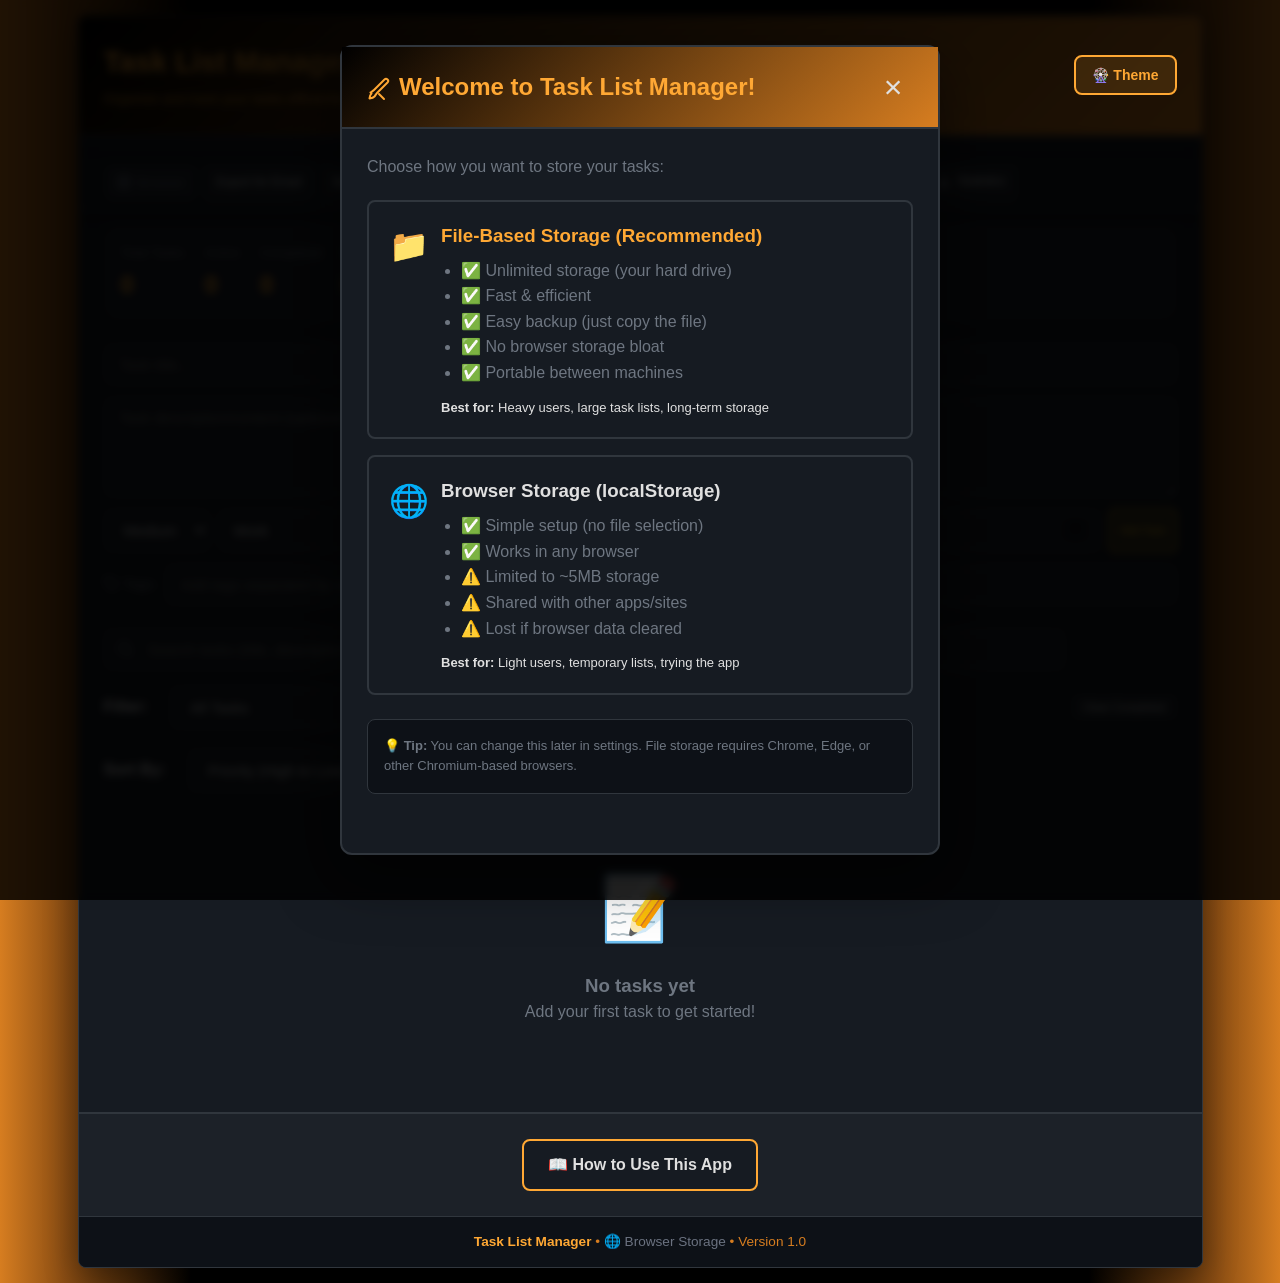
<file: index.html>
<!DOCTYPE html>
<html lang="en">
<head>
    <meta charset="UTF-8">
    <meta name="viewport" content="width=device-width, initial-scale=1.0">
    <title>Task List Manager</title>
    
    <!-- Favicon: Custom sun icon with orange gradient -->
    <link rel="icon" type="image/svg+xml" href="data:image/svg+xml,%3Csvg xmlns='http://www.w3.org/2000/svg' viewBox='0 0 100 100'%3E%3Cdefs%3E%3ClinearGradient id='sunGradient' x1='0%25' y1='0%25' x2='100%25' y2='0%25'%3E%3Cstop offset='0%25' style='stop-color:%23ffa834;stop-opacity:1'/%3E%3Cstop offset='100%25' style='stop-color:%23ffa834;stop-opacity:0.2'/%3E%3C/linearGradient%3E%3C/defs%3E%3Ccircle cx='50' cy='50' r='18' stroke='url(%23sunGradient)' stroke-width='4' fill='none'/%3E%3Cline x1='50' y1='10' x2='50' y2='22' stroke='url(%23sunGradient)' stroke-width='4' stroke-linecap='round'/%3E%3Cline x1='73' y1='17' x2='65' y2='25' stroke='url(%23sunGradient)' stroke-width='4' stroke-linecap='round'/%3E%3Cline x1='90' y1='50' x2='78' y2='50' stroke='url(%23sunGradient)' stroke-width='4' stroke-linecap='round'/%3E%3Cline x1='78' y1='88' x2='65' y2='75' stroke='url(%23sunGradient)' stroke-width='4' stroke-linecap='round'/%3E%3Cline x1='50' y1='90' x2='50' y2='78' stroke='url(%23sunGradient)' stroke-width='4' stroke-linecap='round'/%3E%3Cline x1='27' y1='83' x2='35' y2='75' stroke='url(%23sunGradient)' stroke-width='4' stroke-linecap='round'/%3E%3Cline x1='10' y1='50' x2='22' y2='50' stroke='url(%23sunGradient)' stroke-width='4' stroke-linecap='round'/%3E%3Cline x1='22' y1='12' x2='35' y2='25' stroke='url(%23sunGradient)' stroke-width='4' stroke-linecap='round'/%3E%3Ccircle cx='50' cy='85' r='3' fill='url(%23sunGradient)'/%3E%3Ccircle cx='85' cy='50' r='3' fill='url(%23sunGradient)'/%3E%3C/svg%3E">
    
    <!-- Theme colors for mobile browsers -->
    <meta name="theme-color" content="#0d1117">
    <meta name="apple-mobile-web-app-capable" content="yes">
    <meta name="apple-mobile-web-app-status-bar-style" content="black-translucent">
    <meta name="apple-mobile-web-app-title" content="Task Manager">
    
    <!-- PWA Manifest for installability -->
    <link rel="manifest" href="[data-uri]">
    
    <!-- CSS Files - Order matters! -->
    <link rel="stylesheet" href="css/main-styles.css">
    <link rel="stylesheet" href="css/themes.css">
    
    <!-- JavaScript Libraries -->
    <script src="js/lib/lz-string.js"></script>
    
    <!-- Application Script -->
    <script src="js/app.js" defer></script>
</head>


<body>
<div class="container">
        <header>
            <div class="header-content">
                <h1>Task List Manager</h1>
                <p class="meta">Organize and track your tasks efficiently</p>
            </div>
            <!-- Theme Selector -->
            <div class="theme-selector">
                <button class="theme-toggle-btn" onclick="app.toggleThemeDropdown()">
                    🎡 Theme
                </button>
                <div class="theme-dropdown" id="theme-dropdown">
                    <div class="theme-option" onclick="app.setTheme('orange')" data-theme="orange">
                        <span class="theme-color-preview" style="background: #ffa834;"></span>
                        <span>Orange Blaze</span>
                    </div>
                    <div class="theme-option" onclick="app.setTheme('blue')" data-theme="blue">
                        <span class="theme-color-preview" style="background: #60a5fa;"></span>
                        <span>Ocean Blue</span>
                    </div>
                    <div class="theme-option" onclick="app.setTheme('purple')" data-theme="purple">
                        <span class="theme-color-preview" style="background: #a78bfa;"></span>
                        <span>Purple Haze</span>
                    </div>
                    <div class="theme-option" onclick="app.setTheme('green')" data-theme="green">
                        <span class="theme-color-preview" style="background: #4ade80;"></span>
                        <span>Forest Green</span>
                    </div>
                    <div class="theme-option" onclick="app.setTheme('red')" data-theme="red">
                        <span class="theme-color-preview" style="background: #f87171;"></span>
                        <span>Crimson Red</span>
                    </div>
                    <div class="theme-option" onclick="app.setTheme('pink')" data-theme="pink">
                        <span class="theme-color-preview" style="background: #f9a8d4;"></span>
                        <span>Pink Blossom</span>
                    </div>
                    <div class="theme-option" onclick="app.setTheme('teal')" data-theme="teal">
                        <span class="theme-color-preview" style="background: #2dd4bf;"></span>
                        <span>Teal Wave</span>
                    </div>
                    <div class="theme-option" onclick="app.setTheme('golden')" data-theme="golden">
                        <span class="theme-color-preview" style="background: #fbbf24;"></span>
                        <span>Golden Sun</span>
                    </div>
                    <div class="theme-option" onclick="app.setTheme('cyan')" data-theme="cyan">
                        <span class="theme-color-preview" style="background: #22d3ee;"></span>
                        <span>Cyan Sky</span>
                    </div>
                    <div class="theme-option" onclick="app.setTheme('synthwave')" data-theme="synthwave">
                        <span class="theme-color-preview" style="background: linear-gradient(90deg, #a78bfa 0%, #ec4899 50%, #f59e0b 100%);"></span>
                        <span>Synth Wave</span>
                    </div>
                    <div class="theme-option" onclick="app.setTheme('prism')" data-theme="prism">
                        <span class="theme-color-preview" style="background: linear-gradient(90deg, #2dd4bf 0%, #3b82f6 33%, #8b5cf6 66%, #ec4899 100%);"></span>
                        <span>Dark Prism</span>
                    </div>
                </div>
            </div>
        </header>

        <main>
            <!-- Sticky Action Buttons -->
            <div class="action-buttons-sticky">
                <span id="file-storage-indicator" style="display: inline-flex; align-items: center; padding: 8px 12px; border-radius: 6px; font-size: 13px; font-weight: 500; transition: all 0.2s; cursor: help;" title="Storage method"><svg xmlns="http://www.w3.org/2000/svg" width="16" height="16" viewBox="0 0 24 24" fill="none" stroke="currentColor" stroke-width="2" stroke-linecap="round" stroke-linejoin="round" style="vertical-align: middle; margin-right: 6px;"><circle cx="12" cy="12" r="10"></circle><line x1="2" y1="12" x2="22" y2="12"></line><path d="M12 2a15.3 15.3 0 0 1 4 10 15.3 15.3 0 0 1-4 10 15.3 15.3 0 0 1-4-10 15.3 15.3 0 0 1 4-10z"></path></svg>Browser</span>
                <button class="task-btn task-btn-primary" id="export-btn">Export for Email</button>
                <button class="task-btn task-btn-primary" id="backup-btn">Backup Tasks</button>
                <button class="task-btn task-btn-primary" id="import-btn">Import Tasks</button>
                <button class="task-btn task-btn-primary" id="auto-backup-btn" title="Enable automatic hourly backups to a single file (overwrites each time)">Auto-Backup</button>
                <button class="task-btn task-btn-secondary" id="storage-settings-btn" title="Change storage location"><svg xmlns="http://www.w3.org/2000/svg" width="16" height="16" viewBox="0 0 24 24" fill="none" stroke="currentColor" stroke-width="2" stroke-linecap="round" stroke-linejoin="round" style="vertical-align: middle; margin-right: 6px;"><circle cx="12" cy="12" r="3"></circle><path d="M12 1v6m0 6v6m5.196-11.196l-4.242 4.242m0 2.828l4.242 4.242M23 12h-6m-6 0H1m11.196 5.196l-4.242-4.242m0-2.828l-4.242-4.242"></path></svg>Storage Settings</button>
                <button class="task-btn task-btn-primary" id="enable-notifications-btn" title="Enable browser notifications for due tasks"><svg xmlns="http://www.w3.org/2000/svg" width="16" height="16" viewBox="0 0 24 24" fill="none" stroke="currentColor" stroke-width="2" stroke-linecap="round" stroke-linejoin="round" style="vertical-align: middle; margin-right: 6px;"><path d="M18 8A6 6 0 0 0 6 8c0 7-3 9-3 9h18s-3-2-3-9"></path><path d="M13.73 21a2 2 0 0 1-3.46 0"></path></svg>Enable Reminders</button>
                <button class="task-btn task-btn-secondary" id="view-stats-btn" title="View productivity statistics and insights"><svg xmlns="http://www.w3.org/2000/svg" width="16" height="16" viewBox="0 0 24 24" fill="none" stroke="currentColor" stroke-width="2" stroke-linecap="round" stroke-linejoin="round" style="vertical-align: middle; margin-right: 6px;"><line x1="18" y1="20" x2="18" y2="10"></line><line x1="12" y1="20" x2="12" y2="4"></line><line x1="6" y1="20" x2="6" y2="14"></line></svg>Statistics</button>
                <input type="file" id="import-file-input" accept=".json" style="display: none;">
            </div>

            <!-- Task Statistics -->
            <div class="task-stats">
                <div class="stat-item">
                    <span class="stat-label">Total Tasks</span>
                    <span class="stat-value" id="stat-total">0</span>
                </div>
                <div class="stat-item">
                    <span class="stat-label">Active</span>
                    <span class="stat-value" id="stat-active">0</span>
                </div>
                <div class="stat-item">
                    <span class="stat-label">Completed</span>
                    <span class="stat-value" id="stat-completed">0</span>
                </div>
                <div class="stat-item">
                    <span class="stat-label">Storage</span>
                    <span class="stat-value" id="stat-storage" title="Click to see detailed storage info">0%</span>
                </div>
            </div>

            <!-- Add Task Controls -->
            <div class="task-controls">
                <div class="task-input-group" style="flex-direction: column; gap: 12px;">
                    <input 
                        type="text" 
                        id="task-title" 
                        class="task-input" 
                        placeholder="Task title..."
                        autocomplete="off"
                    >
                    <textarea 
                        id="task-content" 
                        class="task-input" 
                        placeholder="Task description/content (optional)..."
                        rows="3"
                    ></textarea>
                    <div style="display: flex; gap: 8px; flex-wrap: wrap;">
                        <select id="task-priority" class="task-select">
                            <option value="low">Low</option>
                            <option value="medium" selected>Medium</option>
                            <option value="high">High</option>
                        </select>
                        <input 
                            type="text" 
                            id="task-category" 
                            class="task-input" 
                            placeholder="Category..."
                            value="Work"
                            list="category-suggestions"
                            style="flex: 1; min-width: 150px;"
                        >
                        <input 
                            type="date" 
                            id="task-due-date" 
                            class="task-input" 
                            title="Due date (optional)"
                            style="min-width: 150px;"
                        >
                        <button id="add-task-btn" class="task-btn task-btn-primary">Add Task</button>
                    </div>
                    <div style="display: flex; gap: 8px; align-items: center; flex-wrap: wrap;">
                        <label style="color: var(--text-secondary); font-size: 14px; display: flex; align-items: center; gap: 4px;"><svg xmlns="http://www.w3.org/2000/svg" width="16" height="16" viewBox="0 0 24 24" fill="none" stroke="currentColor" stroke-width="2" stroke-linecap="round" stroke-linejoin="round"><path d="M20.59 13.41l-7.17 7.17a2 2 0 0 1-2.83 0L2 12V2h10l8.59 8.59a2 2 0 0 1 0 2.82z"></path><line x1="7" y1="7" x2="7.01" y2="7"></line></svg>Tags:</label>
                        <input 
                            type="text" 
                            id="task-tags" 
                            class="task-input" 
                            placeholder="Add tags separated by commas (e.g., urgent, meeting, client)"
                            style="flex: 1; min-width: 200px;"
                            list="tag-suggestions"
                        >
                        <datalist id="tag-suggestions">
                            <!-- Will be populated dynamically with existing tags -->
                        </datalist>
                    </div>
                    <datalist id="category-suggestions">
                        <option value="Work">
                        <option value="Personal">
                        <option value="Shopping">
                        <option value="Health">
                        <option value="Other">
                    </datalist>
                </div>
            </div>

            <!-- Search Bar -->
            <div class="search-bar" style="margin-bottom: 16px;">
                <div style="display: flex; gap: 12px; align-items: center;">
                    <div style="flex: 1; position: relative;">
                        <svg xmlns="http://www.w3.org/2000/svg" width="18" height="18" viewBox="0 0 24 24" fill="none" stroke="currentColor" stroke-width="2" stroke-linecap="round" stroke-linejoin="round" style="position: absolute; left: 12px; top: 50%; transform: translateY(-50%); color: var(--text-secondary); pointer-events: none;"><circle cx="11" cy="11" r="8"></circle><path d="m21 21-4.35-4.35"></path></svg>
                        <input 
                            type="search" 
                            id="task-search" 
                            class="task-input" 
                            placeholder="Search tasks (title, description, notes, subtasks, tags)..." 
                            style="width: 100%; padding-left: 42px; padding-right: 80px;"
                        >
                        <button 
                            id="clear-search-btn" 
                            class="task-btn task-btn-secondary" 
                            style="position: absolute; right: 8px; top: 50%; transform: translateY(-50%); padding: 6px 12px; display: none;"
                            title="Clear search"
                        >
                            ✕ Clear
                        </button>
                    </div>
                    <div id="search-result-count" style="color: var(--text-secondary); font-size: 14px; white-space: nowrap; min-width: 100px;"></div>
                </div>
            </div>

            <!-- Task Filters -->
            <div class="task-filters">
                <label for="filter-select" style="color: var(--text-primary, #e0e0e0); font-weight: 600; margin-right: 10px;">Filter:</label>
                <select id="filter-select" class="task-select" style="flex: 1; max-width: 300px;">
                    <optgroup label="Status">
                        <option value="all" selected>All Tasks</option>
                        <option value="active">Active Tasks</option>
                        <option value="completed">Completed Tasks</option>
                    </optgroup>
                    <optgroup label="Priority">
                        <option value="high">High Priority</option>
                        <option value="medium">Medium Priority</option>
                        <option value="low">Low Priority</option>
                    </optgroup>
                    <optgroup label="Archive">
                        <option value="archived">Archived Tasks</option>
                    </optgroup>
                </select>
                <select id="archived-month-filter" class="task-select" style="display: none; margin-left: 12px; max-width: 200px;">
                    <option value="all">All Months</option>
                    <!-- Dynamic options populated by JavaScript -->
                </select>
                <button class="task-btn task-btn-secondary" id="clear-completed-btn" style="margin-left: auto;">Clear Completed</button>
            </div>

            <!-- Search and Sort Controls -->
            <div class="task-filters" style="margin-top: 12px;">
                <label for="sort-select" style="color: var(--text-primary, #e0e0e0); font-weight: 600; margin-right: 10px;">Sort By:</label>
                <select id="sort-select" class="task-select" style="flex: 1; max-width: 200px;">
                    <option value="custom">Custom Order (Drag to Reorder)</option>
                    <option value="due-date">Due Date (Soonest First)</option>
                    <option value="priority" selected>Priority (High to Low)</option>
                    <option value="priority-reverse">Priority (Low to High)</option>
                    <option value="title-asc">Title (A to Z)</option>
                    <option value="title-desc">Title (Z to A)</option>
                    <option value="archived-newest">Archived (Newest First)</option>
                    <option value="archived-oldest">Archived (Oldest First)</option>
                </select>
            </div>

            <!-- Task List -->
            <ul class="task-list" id="task-list">
                <!-- Tasks will be inserted here -->
            </ul>

            <!-- Empty State -->
            <div class="empty-state" id="empty-state" style="display: none;">
                <div class="empty-state-icon">📝</div>
                <h3>No tasks yet</h3>
                <p>Add your first task to get started!</p>
            </div>
        </main>

        <!-- Navigation -->
        <nav class="navigation">
            <a href="#" onclick="showHelp(); return false;" class="nav-btn">
                📖 How to Use This App
            </a>
        </nav>

        <footer>
            <p id="footer-text"><strong>Task List Manager</strong> • All tasks are saved locally in your browser • Version 1.0</p>
        </footer>
    </div>

    <!-- Export Modal -->
    <div id="export-modal" class="modal" style="display: none;">
        <div class="modal-content resizable-modal" id="export-modal-content">
            <div class="modal-header" id="export-modal-header">
                <h2>Export Tasks for Email</h2>
                <button class="modal-close" id="close-modal">×</button>
            </div>
            <div class="modal-body">
                <p class="modal-description">Copy the formatted text below and paste it into your email:</p>
                
                <!-- Export Options -->
                <div class="export-options" style="margin-bottom: 16px; padding: 12px; background: var(--bg-card); border-radius: 8px; border: 1px solid var(--border-color);">
                    <div style="margin-bottom: 12px;">
                        <label style="display: flex; align-items: center; gap: 8px; cursor: pointer;">
                            <input type="checkbox" id="filter-old-subtasks" style="cursor: pointer;">
                            <span>Exclude completed subtasks older than 7 days</span>
                        </label>
                    </div>
                    <div>
                        <label style="display: block; margin-bottom: 6px; font-weight: 600;">Export Format:</label>
                        <div style="display: flex; gap: 16px;">
                            <label style="display: flex; align-items: center; gap: 6px; cursor: pointer;">
                                <input type="radio" name="export-format" value="plain" id="format-plain" checked style="cursor: pointer;">
                                <span>Plain Text</span>
                            </label>
                            <label style="display: flex; align-items: center; gap: 6px; cursor: pointer;">
                                <input type="radio" name="export-format" value="outlook-html" id="format-outlook-html" style="cursor: pointer;">
                                <span>Outlook (HTML)</span>
                            </label>
                        </div>
                    </div>
                </div>
                
                <div class="export-preview" id="export-preview"></div>
                <div class="modal-actions">
                    <button class="task-btn task-btn-primary" id="copy-export-btn"><svg xmlns="http://www.w3.org/2000/svg" width="16" height="16" viewBox="0 0 24 24" fill="none" stroke="currentColor" stroke-width="2" stroke-linecap="round" stroke-linejoin="round" style="vertical-align: middle; margin-right: 6px;"><rect x="9" y="9" width="13" height="13" rx="2" ry="2"></rect><path d="M5 15H4a2 2 0 0 1-2-2V4a2 2 0 0 1 2-2h9a2 2 0 0 1 2 2v1"></path></svg>Copy to Clipboard</button>
                    <button class="task-btn task-btn-secondary" id="close-modal-btn">Close</button>
                </div>
            </div>
        </div>
    </div>
    
    <!-- Statistics Modal (UX Enhancement) -->
    <div id="stats-modal" class="modal" style="display: none;">
        <div class="modal-content" style="max-width: 800px;">
            <div class="modal-header">
                <h2>📊 Task Statistics & Insights</h2>
                <button class="modal-close" id="close-stats-modal">×</button>
            </div>
            <div class="modal-body">
                <div id="stats-content" style="display: flex; flex-direction: column; gap: 24px;">
                    <!-- Will be populated dynamically -->
                </div>
                <div class="modal-actions">
                    <button class="task-btn task-btn-secondary" id="close-stats-btn">Close</button>
                </div>
            </div>
        </div>
    </div>
    
    <!-- Storage Details Modal -->
    <div id="storage-modal" class="modal" style="display: none;">
        <div class="modal-content">
            <div class="modal-header">
                <h2><svg xmlns="http://www.w3.org/2000/svg" width="20" height="20" viewBox="0 0 24 24" fill="none" stroke="currentColor" stroke-width="2" stroke-linecap="round" stroke-linejoin="round" style="vertical-align: middle; margin-right: 8px;"><line x1="12" y1="20" x2="12" y2="10"></line><line x1="18" y1="20" x2="18" y2="4"></line><line x1="6" y1="20" x2="6" y2="16"></line></svg>Storage Usage Details</h2>
                <button class="modal-close" id="close-storage-modal">×</button>
            </div>
            <div class="modal-body">
                <p class="modal-description">Your browser's localStorage usage for this app:</p>
                <div class="export-preview" id="storage-details" style="font-family: monospace; white-space: pre-wrap; user-select: text;"></div>
                <div class="modal-actions">
                    <button class="task-btn task-btn-primary" id="copy-storage-btn"><svg xmlns="http://www.w3.org/2000/svg" width="16" height="16" viewBox="0 0 24 24" fill="none" stroke="currentColor" stroke-width="2" stroke-linecap="round" stroke-linejoin="round" style="vertical-align: middle; margin-right: 6px;"><rect x="9" y="9" width="13" height="13" rx="2" ry="2"></rect><path d="M5 15H4a2 2 0 0 1-2-2V4a2 2 0 0 1 2-2h9a2 2 0 0 1 2 2v1"></path></svg>Copy to Clipboard</button>
                    <button class="task-btn task-btn-secondary" id="close-storage-btn">Close</button>
                </div>
            </div>
        </div>
    </div>
    
    <!-- File Storage Setup Wizard Modal -->
    <div id="file-storage-setup-modal" class="modal" style="display: none;">
        <div class="modal-content" style="max-width: 600px;">
            <div class="modal-header">
                <h2><svg xmlns="http://www.w3.org/2000/svg" width="24" height="24" viewBox="0 0 24 24" fill="none" stroke="currentColor" stroke-width="2" stroke-linecap="round" stroke-linejoin="round" style="vertical-align: middle; margin-right: 8px;"><path d="M4.5 16.5c-1.5 1.25-2 5-2 5s3.75-.5 5-2c.625-.625 1.5-2.5 2.5-3.5L20.5 5.5a2.121 2.121 0 0 0-3-3L7 13c-1 1-2.875 1.875-3.5 2.5z"></path><path d="m12 17 5 5m-1.5-1.5L17 22"></path></svg>Welcome to Task List Manager!</h2>
                <button class="modal-close" id="close-setup-wizard">×</button>
            </div>
            <div class="modal-body">
                <p style="margin-bottom: 20px; color: var(--text-secondary); line-height: 1.6;">
                    Choose how you want to store your tasks:
                </p>
                
                <div style="display: flex; flex-direction: column; gap: 16px;">
                    <!-- File Storage Option -->
                    <div class="storage-option" style="border: 2px solid var(--border-color); border-radius: 8px; padding: 20px; cursor: pointer; transition: all 0.2s;" onclick="taskManager.selectStorageOption('file')">
                        <div style="display: flex; align-items: start; gap: 12px;">
                            <div style="font-size: 32px;">📁</div>
                            <div>
                                <h3 style="margin: 0 0 8px 0; color: var(--primary-orange);">File-Based Storage (Recommended)</h3>
                                <ul style="margin: 8px 0; padding-left: 20px; color: var(--text-secondary); line-height: 1.6;">
                                    <li>✅ Unlimited storage (your hard drive)</li>
                                    <li>✅ Fast & efficient</li>
                                    <li>✅ Easy backup (just copy the file)</li>
                                    <li>✅ No browser storage bloat</li>
                                    <li>✅ Portable between machines</li>
                                </ul>
                                <p style="margin: 12px 0 0 0; font-size: 13px; color: var(--text-muted);">
                                    <strong>Best for:</strong> Heavy users, large task lists, long-term storage
                                </p>
                            </div>
                        </div>
                    </div>
                    
                    <!-- Browser Storage Option -->
                    <div class="storage-option" style="border: 2px solid var(--border-color); border-radius: 8px; padding: 20px; cursor: pointer; transition: all 0.2s;" onclick="taskManager.selectStorageOption('browser')">
                        <div style="display: flex; align-items: start; gap: 12px;">
                            <div style="font-size: 32px;">🌐</div>
                            <div>
                                <h3 style="margin: 0 0 8px 0;">Browser Storage (localStorage)</h3>
                                <ul style="margin: 8px 0; padding-left: 20px; color: var(--text-secondary); line-height: 1.6;">
                                    <li>✅ Simple setup (no file selection)</li>
                                    <li>✅ Works in any browser</li>
                                    <li>⚠️ Limited to ~5MB storage</li>
                                    <li>⚠️ Shared with other apps/sites</li>
                                    <li>⚠️ Lost if browser data cleared</li>
                                </ul>
                                <p style="margin: 12px 0 0 0; font-size: 13px; color: var(--text-muted);">
                                    <strong>Best for:</strong> Light users, temporary lists, trying the app
                                </p>
                            </div>
                        </div>
                    </div>
                </div>
                
                <div style="margin-top: 24px; padding: 16px; background: var(--bg-tertiary); border-radius: 8px; border: 1px solid var(--border-color);">
                    <p style="margin: 0; font-size: 13px; color: var(--text-secondary); line-height: 1.6;">
                        💡 <strong>Tip:</strong> You can change this later in settings. File storage requires Chrome, Edge, or other Chromium-based browsers.
                    </p>
                </div>
            </div>
        </div>
    </div>
    
    <!-- Storage Settings Modal -->
    <div id="storage-settings-modal" class="modal" style="display: none;">
        <div class="modal-content" style="max-width: 500px;">
            <div class="modal-header">
                <h2>⚙️ Storage Settings</h2>
                <button class="modal-close" id="close-storage-settings">×</button>
            </div>
            <div class="modal-body">
                <div style="padding: 20px; background: var(--bg-tertiary); border-radius: 8px; border: 1px solid var(--border-color); margin-bottom: 20px;">
                    <h3 style="margin: 0 0 12px 0; font-size: 16px;">Current Storage Method</h3>
                    <div id="current-storage-display" style="display: flex; align-items: center; gap: 12px; padding: 12px; background: var(--bg-secondary); border-radius: 6px;">
                        <svg xmlns="http://www.w3.org/2000/svg" width="24" height="24" viewBox="0 0 24 24" fill="none" stroke="currentColor" stroke-width="2" stroke-linecap="round" stroke-linejoin="round" style="flex-shrink: 0;"><path d="M22 19a2 2 0 0 1-2 2H4a2 2 0 0 1-2-2V5a2 2 0 0 1 2-2h5l2 3h9a2 2 0 0 1 2 2z"></path></svg>
                        <div>
                            <div style="font-weight: 600;">File Storage</div>
                            <div style="font-size: 13px; color: var(--text-secondary);">Tasks saved to local file</div>
                        </div>
                    </div>
                </div>
                
                <div style="display: flex; flex-direction: column; gap: 12px;">
                    <button class="task-btn task-btn-primary" id="switch-to-file-btn" style="width: 100%;">
                        📁 Switch to File Storage
                    </button>
                    <button class="task-btn task-btn-secondary" id="switch-to-browser-btn" style="width: 100%;">
                        🌐 Switch to Browser Storage
                    </button>
                    <button class="task-btn task-btn-secondary" id="change-file-location-btn" style="width: 100%;">
                        📂 Change File Location
                    </button>
                    <button class="task-btn task-btn-secondary" id="clear-file-storage-btn" style="width: 100%; background: rgba(239, 68, 68, 0.1); border-color: rgba(239, 68, 68, 0.3);">
                        🗑️ Reset File Storage
                    </button>
                </div>
                
                <div style="margin-top: 20px; padding: 16px; background: rgba(251, 191, 36, 0.1); border-radius: 8px; border: 1px solid rgba(251, 191, 36, 0.3);">
                    <p style="margin: 0; font-size: 13px; color: var(--text-secondary); line-height: 1.6;">
                        ⚠️ <strong>Note:</strong> Switching storage methods will migrate all your tasks. The process is safe and reversible.
                    </p>
                </div>
            </div>
        </div>
    </div>

    <script>
        // Task Manager Class
        class TaskManager {
            constructor() {
                this.currentFilter = 'all';
                this.searchTerm = '';
                this.sortMethod = 'priority';
                this.editingTaskId = null;
                this.editingSubtaskId = null;
                this.showingSubtasks = {}; // Track which tasks have subtasks expanded
                this.collapsedTasks = {}; // Track which tasks are collapsed - MUST be before loadTasks()
                this.tasks = this.loadTasks(); // Load tasks AFTER initializing collapsedTasks
                this.autoBackupEnabled = localStorage.getItem('autoBackupEnabled') === 'true';
                this.autoBackupDirName = localStorage.getItem('autoBackupDirName') || null;
                
                // Performance Optimization: Debounced saves
                this.saveTimeout = null;
                this.pendingSave = false;
                
                // Performance Optimization: Virtual Scrolling
                this.virtualScrollEnabled = true; // Can be toggled if needed
                this.itemsPerPage = 50; // Show 50 tasks at a time
                this.currentPage = 0;
                this.totalPages = 0;
                this.visibleTasks = [];
                this.allSortedTasks = []; // Cache of sorted/filtered tasks
                this.searchTerm = ''; // UX Enhancement: Search functionality
                this.customOrder = JSON.parse(localStorage.getItem('customTaskOrder')) || []; // UX Enhancement: Drag & drop custom order
                this.undoStack = []; // UX Enhancement: Undo functionality
                this.redoStack = []; // UX Enhancement: Redo functionality
                this.maxUndoSteps = 20; // Limit undo history
                this.autoBackupInterval = null;
                this.directoryHandle = null;
                this.dbName = 'TaskManagerDB';
                this.dbVersion = 1;
                this.currentTheme = localStorage.getItem('theme') || 'orange';
                
                // File-based storage properties
                this.useFileStorage = localStorage.getItem('useFileStorage') === 'true';
                this.taskFileHandle = null;
                this.taskDirectoryHandle = null;
                this.fileStorageReady = false;
                this.loadedArchives = []; // Cache for loaded archived tasks
                this.archivesLoaded = false;
                this.selectedArchivedMonth = 'all'; // Track selected month filter
                
                this.loadTheme();
                this.init();
            }

            async init() {
                this.setupEventListeners();
                this.setupStorageSync(); // Add cross-tab synchronization
                
                // Try to restore file storage handle if enabled
                if (this.useFileStorage) {
                    const restored = await this.restoreFileStorageHandle();
                    if (restored) {
                        // Load tasks from file (includes auto-migration)
                        const fileTasks = await this.loadFromFile();
                        if (fileTasks.length > 0) {
                            this.tasks = fileTasks;
                            // Initialize collapsed state
                            this.tasks.forEach(task => {
                                if (!(task.id in this.collapsedTasks)) {
                                    this.collapsedTasks[task.id] = true;
                                }
                            });
                        }
                    } else {
                        // File storage failed, disable it
                        this.useFileStorage = false;
                        localStorage.setItem('useFileStorage', 'false');
                    }
                } else {
                    // Using localStorage - auto-migrate any archived tasks
                    await this.autoMigrateArchivedTasks();
                }
                
                // Update indicators
                this.updateFileStorageIndicator();
                this.updateFooter();
                
                // Check if first run and file storage not set up
                const hasSeenSetup = localStorage.getItem('hasSeenFileStorageSetup');
                if (!hasSeenSetup && !this.useFileStorage) {
                    // Show setup wizard on first run
                    setTimeout(() => this.showFileStorageSetupWizard(), 1000);
                }
                
                await this.render();
                // Restore directory handle from IndexedDB if auto-backup is enabled
                if (this.autoBackupEnabled) {
                    await this.restoreDirectoryHandle();
                    this.updateAutoBackupButton();
                    this.startAutoBackup();
                }
                // Auto-backup on page close
                window.addEventListener('beforeunload', () => {
                    if (this.autoBackupEnabled && this.directoryHandle) {
                        this.performAutoBackup();
                    }
                });
                // UX Enhancement: Check for due tasks (but don't auto-request permission)
                this.checkDueTasks();
                // Check due tasks daily
                setInterval(() => this.checkDueTasks(), 24 * 60 * 60 * 1000);
                // UX Enhancement: Update tag suggestions from existing tasks
                this.updateTagSuggestions();
            }
            
            // UX Enhancement: Browser notifications for due tasks
            async checkDueTasks() {
                // Only send notifications if permission already granted
                // (Don't auto-request - user must enable via settings)
                
                // Find tasks due today or overdue
                const dueTasks = this.tasks.filter(t => {
                    if (t.completed || t.archived || !t.dueDate) return false;
                    
                    const status = this.getDueDateStatus(t.dueDate);
                    return status && ['today', 'overdue'].includes(status.status);
                });
                
                // Send notification if there are due tasks AND permission granted
                if (dueTasks.length > 0 && 'Notification' in window && Notification.permission === 'granted') {
                    const overdueCount = dueTasks.filter(t => {
                        const status = this.getDueDateStatus(t.dueDate);
                        return status.status === 'overdue';
                    }).length;
                    
                    const todayCount = dueTasks.length - overdueCount;
                    
                    let body = '';
                    if (overdueCount > 0) {
                        body += `${overdueCount} overdue task${overdueCount !== 1 ? 's' : ''}`;
                    }
                    if (todayCount > 0) {
                        if (body) body += ' • ';
                        body += `${todayCount} due today`;
                    }
                    
                    new Notification('📅 Task Reminders', {
                        body: body,
                        icon: 'data:image/svg+xml,%3Csvg xmlns="http://www.w3.org/2000/svg" viewBox="0 0 100 100"%3E%3Ccircle cx="50" cy="50" r="40" fill="%23ffa834"/%3E%3C/svg%3E',
                        badge: 'data:image/svg+xml,%3Csvg xmlns="http://www.w3.org/2000/svg" viewBox="0 0 100 100"%3E%3Ccircle cx="50" cy="50" r="40" fill="%23ffa834"/%3E%3C/svg%3E',
                        requireInteraction: false,
                        silent: false
                    });
                    
                    console.log(`🔔 Sent notification for ${dueTasks.length} due task(s)`);
                }
            }
            
            // UX Enhancement: Request notification permission (must be triggered by user action)
            async requestNotificationPermission() {
                if ('Notification' in window && Notification.permission === 'default') {
                    try {
                        const permission = await Notification.requestPermission();
                        if (permission === 'granted') {
                            alert('✓ Notifications enabled! You\'ll receive daily reminders for due tasks.');
                            this.checkDueTasks(); // Check immediately after granting
                        } else {
                            alert('Notifications disabled. You can enable them later in browser settings.');
                        }
                    } catch (e) {
                        console.error('Notification permission request failed:', e);
                    }
                } else if (Notification.permission === 'granted') {
                    alert('Notifications are already enabled!');
                } else if (Notification.permission === 'denied') {
                    alert('Notifications are blocked. Please enable them in your browser settings.');
                }
            }
            
            // UX Enhancement: Calculate comprehensive task statistics
            calculateStats() {
                const now = new Date();
                const weekAgo = new Date(now - 7 * 24 * 60 * 60 * 1000);
                const monthAgo = new Date(now - 30 * 24 * 60 * 60 * 1000);
                
                const allTasks = this.tasks.filter(t => !t.archived);
                const completed = allTasks.filter(t => t.completed);
                const active = allTasks.filter(t => !t.completed);
                
                const completedThisWeek = completed.filter(t => 
                    t.completedAt && new Date(t.completedAt) >= weekAgo
                ).length;
                
                const completedThisMonth = completed.filter(t =>
                    t.completedAt && new Date(t.completedAt) >= monthAgo
                ).length;
                
                // By category
                const byCategory = {};
                allTasks.forEach(task => {
                    const cat = task.category || 'General';
                    if (!byCategory[cat]) {
                        byCategory[cat] = { total: 0, completed: 0, active: 0 };
                    }
                    byCategory[cat].total++;
                    if (task.completed) byCategory[cat].completed++;
                    else byCategory[cat].active++;
                });
                
                // By priority
                const byPriority = { high: 0, medium: 0, low: 0 };
                active.forEach(task => {
                    byPriority[task.priority] = (byPriority[task.priority] || 0) + 1;
                });
                
                // Tags usage
                const tagCounts = {};
                allTasks.forEach(task => {
                    if (task.tags) {
                        task.tags.forEach(tag => {
                            tagCounts[tag] = (tagCounts[tag] || 0) + 1;
                        });
                    }
                });
                const topTags = Object.entries(tagCounts)
                    .sort((a, b) => b[1] - a[1])
                    .slice(0, 10);
                
                // Due date analysis
                const withDueDates = allTasks.filter(t => t.dueDate && !t.completed);
                const overdue = withDueDates.filter(t => {
                    const status = this.getDueDateStatus(t.dueDate);
                    return status && status.status === 'overdue';
                }).length;
                
                const dueToday = withDueDates.filter(t => {
                    const status = this.getDueDateStatus(t.dueDate);
                    return status && status.status === 'today';
                }).length;
                
                const completionRate = allTasks.length > 0 
                    ? ((completed.length / allTasks.length) * 100).toFixed(1)
                    : 0;
                
                return {
                    totalTasks: allTasks.length,
                    completedTasks: completed.length,
                    activeTasks: active.length,
                    completionRate: completionRate,
                    completedThisWeek,
                    completedThisMonth,
                    avgPerDay: (completedThisMonth / 30).toFixed(1),
                    byCategory,
                    byPriority,
                    topTags,
                    overdue,
                    dueToday,
                    withSubtasks: allTasks.filter(t => t.subtasks && t.subtasks.length > 0).length
                };
            }
            
            // UX Enhancement: Show statistics modal
            showStatsModal() {
                const stats = this.calculateStats();
                const content = document.getElementById('stats-content');
                
                content.innerHTML = `
                    <!-- Overview Stats -->
                    <div style="display: grid; grid-template-columns: repeat(auto-fit, minmax(150px, 1fr)); gap: 16px;">
                        <div class="stat-card">
                            <div class="stat-value" style="font-size: 2em; color: var(--accent-color);">${stats.totalTasks}</div>
                            <div class="stat-label">Total Tasks</div>
                        </div>
                        <div class="stat-card">
                            <div class="stat-value" style="font-size: 2em; color: #4caf50;">${stats.completedTasks}</div>
                            <div class="stat-label">Completed</div>
                        </div>
                        <div class="stat-card">
                            <div class="stat-value" style="font-size: 2em; color: #ff9800;">${stats.activeTasks}</div>
                            <div class="stat-label">Active</div>
                        </div>
                        <div class="stat-card">
                            <div class="stat-value" style="font-size: 2em; color: #2196f3;">${stats.completionRate}%</div>
                            <div class="stat-label">Completion Rate</div>
                        </div>
                    </div>
                    
                    <!-- Recent Activity -->
                    <div class="stats-section">
                        <h3 style="color: var(--text-primary); margin-bottom: 12px;">📈 Recent Activity</h3>
                        <div style="display: grid; grid-template-columns: repeat(auto-fit, minmax(200px, 1fr)); gap: 12px;">
                            <div class="stat-item-row">
                                <span>Completed this week:</span>
                                <strong style="color: #4caf50;">${stats.completedThisWeek} tasks</strong>
                            </div>
                            <div class="stat-item-row">
                                <span>Completed this month:</span>
                                <strong style="color: #4caf50;">${stats.completedThisMonth} tasks</strong>
                            </div>
                            <div class="stat-item-row">
                                <span>Average per day:</span>
                                <strong style="color: #2196f3;">${stats.avgPerDay} tasks</strong>
                            </div>
                        </div>
                    </div>
                    
                    <!-- Due Dates -->
                    ${stats.overdue > 0 || stats.dueToday > 0 ? `
                        <div class="stats-section" style="background: rgba(244, 67, 54, 0.1); padding: 16px; border-radius: 8px; border: 1px solid rgba(244, 67, 54, 0.3);">
                            <h3 style="color: #f44336; margin-bottom: 12px;">⚠️ Attention Needed</h3>
                            <div style="display: flex; gap: 24px; flex-wrap: wrap;">
                                ${stats.overdue > 0 ? `<div><span>🔴 Overdue:</span> <strong style="color: #f44336;">${stats.overdue} tasks</strong></div>` : ''}
                                ${stats.dueToday > 0 ? `<div><span>⏰ Due today:</span> <strong style="color: #ff9800;">${stats.dueToday} tasks</strong></div>` : ''}
                            </div>
                        </div>
                    ` : ''}
                    
                    <!-- By Category -->
                    <div class="stats-section">
                        <h3 style="color: var(--text-primary); margin-bottom: 12px;">📁 Tasks by Category</h3>
                        <div style="display: flex; flex-direction: column; gap: 8px;">
                            ${Object.entries(stats.byCategory).map(([cat, data]) => `
                                <div style="display: flex; align-items: center; gap: 12px;">
                                    <div style="min-width: 120px; font-weight: 600; color: var(--text-primary);">${this.escapeHtml(cat)}</div>
                                    <div style="flex: 1; height: 24px; background: var(--bg-tertiary); border-radius: 12px; overflow: hidden; position: relative;">
                                        <div style="height: 100%; background: linear-gradient(90deg, var(--accent-color) 0%, var(--primary-orange-dark) 100%); width: ${data.total > 0 ? (data.completed / data.total * 100) : 0}%; transition: width 0.3s;"></div>
                                    </div>
                                    <div style="min-width: 100px; text-align: right; font-size: 14px; color: var(--text-secondary);">
                                        <span style="color: #4caf50;">${data.completed}</span> / ${data.total}
                                    </div>
                                </div>
                            `).join('')}
                        </div>
                    </div>
                    
                    <!-- By Priority (Active tasks only) -->
                    <div class="stats-section">
                        <h3 style="color: var(--text-primary); margin-bottom: 12px;">🎯 Active Tasks by Priority</h3>
                        <div style="display: flex; gap: 24px; justify-content: space-around;">
                            <div class="priority-stat">
                                <div style="font-size: 2em; color: #f44336;">🔴 ${stats.byPriority.high || 0}</div>
                                <div style="color: var(--text-secondary);">High</div>
                            </div>
                            <div class="priority-stat">
                                <div style="font-size: 2em; color: #ff9800;">🟡 ${stats.byPriority.medium || 0}</div>
                                <div style="color: var(--text-secondary);">Medium</div>
                            </div>
                            <div class="priority-stat">
                                <div style="font-size: 2em; color: #4caf50;">🟢 ${stats.byPriority.low || 0}</div>
                                <div style="color: var(--text-secondary);">Low</div>
                            </div>
                        </div>
                    </div>
                    
                    <!-- Top Tags -->
                    ${stats.topTags.length > 0 ? `
                        <div class="stats-section">
                            <h3 style="color: var(--text-primary); margin-bottom: 12px;">🏷️ Most Used Tags</h3>
                            <div style="display: flex; flex-wrap: wrap; gap: 8px;">
                                ${stats.topTags.map(([tag, count]) => `
                                    <span class="tag-badge" style="background: ${this.getTagColor(tag)}; display: flex; align-items: center; gap: 6px;">
                                        #${this.escapeHtml(tag)}
                                        <span style="opacity: 0.8; font-size: 0.9em;">(${count})</span>
                                    </span>
                                `).join('')}
                            </div>
                        </div>
                    ` : ''}
                    
                    <!-- Additional Insights -->
                    <div class="stats-section">
                        <h3 style="color: var(--text-primary); margin-bottom: 12px;">💡 Insights</h3>
                        <ul style="list-style: none; padding: 0; margin: 0; display: flex; flex-direction: column; gap: 8px;">
                            <li style="padding: 8px; background: var(--bg-secondary); border-radius: 6px;">
                                📝 <strong>${stats.withSubtasks}</strong> tasks have subtasks/next steps
                            </li>
                            ${stats.completedThisWeek > 0 ? `
                                <li style="padding: 8px; background: var(--bg-secondary); border-radius: 6px;">
                                    🎉 Great job! You completed <strong>${stats.completedThisWeek}</strong> tasks this week
                                </li>
                            ` : ''}
                            ${stats.avgPerDay > 1 ? `
                                <li style="padding: 8px; background: var(--bg-secondary); border-radius: 6px;">
                                    🔥 You're on fire! Averaging <strong>${stats.avgPerDay}</strong> tasks per day
                                </li>
                            ` : ''}
                            ${stats.activeTasks === 0 && stats.totalTasks > 0 ? `
                                <li style="padding: 8px; background: rgba(76, 175, 80, 0.2); border-radius: 6px; color: #4caf50;">
                                    ✨ Amazing! All tasks completed!
                                </li>
                            ` : ''}
                        </ul>
                    </div>
                `;
                
                document.getElementById('stats-modal').style.display = 'block';
            }
            
            closeStatsModal() {
                document.getElementById('stats-modal').style.display = 'none';
            }
            
            // UX Enhancement: Undo/Redo System
            saveStateForUndo(actionName = 'Action') {
                // Clone current state
                const state = {
                    tasks: JSON.parse(JSON.stringify(this.tasks)),
                    actionName: actionName,
                    timestamp: Date.now()
                };
                
                this.undoStack.push(state);
                
                // Limit stack size
                if (this.undoStack.length > this.maxUndoSteps) {
                    this.undoStack.shift();
                }
                
                // Clear redo stack on new action
                this.redoStack = [];
                
                console.log(`💾 Saved state for undo: ${actionName} (${this.undoStack.length} states)`);
            }
            
            undo() {
                if (this.undoStack.length === 0) {
                    console.log('Nothing to undo');
                    return;
                }
                
                // Save current state to redo stack
                const currentState = {
                    tasks: JSON.parse(JSON.stringify(this.tasks)),
                    actionName: 'Redo point',
                    timestamp: Date.now()
                };
                this.redoStack.push(currentState);
                
                // Restore previous state
                const previousState = this.undoStack.pop();
                this.tasks = previousState.tasks;
                
                this.saveTasks();
                this.render();
                
                this.showToast(`↶ Undid: ${previousState.actionName}`, 2000);
                console.log(`↶ Undo: ${previousState.actionName}`);
            }
            
            redo() {
                if (this.redoStack.length === 0) {
                    console.log('Nothing to redo');
                    return;
                }
                
                // Save current state to undo stack
                const currentState = {
                    tasks: JSON.parse(JSON.stringify(this.tasks)),
                    actionName: 'Undo point',
                    timestamp: Date.now()
                };
                this.undoStack.push(currentState);
                
                // Restore redo state
                const redoState = this.redoStack.pop();
                this.tasks = redoState.tasks;
                
                this.saveTasks();
                this.render();
                
                this.showToast(`↷ Redid action`, 2000);
                console.log(`↷ Redo action`);
            }
            
            // UX Enhancement: Toast notification for undo/redo
            showToast(message, duration = 2000) {
                // Create toast element
                const toast = document.createElement('div');
                toast.textContent = message;
                toast.style.cssText = `
                    position: fixed;
                    bottom: 24px;
                    left: 50%;
                    transform: translateX(-50%);
                    background: var(--bg-card);
                    color: var(--text-primary);
                    padding: 12px 24px;
                    border-radius: 8px;
                    border: 2px solid var(--accent-color);
                    box-shadow: 0 4px 12px rgba(0, 0, 0, 0.3);
                    z-index: 10000;
                    font-weight: 600;
                    animation: slideUp 0.3s ease;
                `;
                
                document.body.appendChild(toast);
                
                setTimeout(() => {
                    toast.style.animation = 'slideDown 0.3s ease';
                    setTimeout(() => toast.remove(), 300);
                }, duration);
            }

            // Cross-Tab Synchronization
            // This ensures that changes made in one tab are reflected in all other tabs
            setupStorageSync() {
                // Listen for storage changes from other tabs
                window.addEventListener('storage', (e) => {
                    // Only respond to changes to our tasks data
                    if (e.key === 'tasks' && e.newValue !== null) {
                        console.log('🔄 Detected task changes from another tab, syncing...');
                        
                        try {
                            // Check if the data is compressed
                            const isCompressed = localStorage.getItem('tasksCompressed') === 'true';
                            let newTasks;
                            
                            if (isCompressed) {
                                // Decompress the data first
                                const decompressed = LZString.decompressFromUTF16(e.newValue);
                                newTasks = JSON.parse(decompressed);
                            } else {
                                // Parse uncompressed data
                                newTasks = JSON.parse(e.newValue);
                            }
                            
                            // Update our tasks array
                            this.tasks = newTasks;
                            
                            // Re-render the UI to show the updated tasks
                            this.render();
                            
                            // Show a subtle notification to the user
                            this.showSyncNotification();
                        } catch (error) {
                            console.error('Failed to sync tasks from another tab:', error);
                            // Reload from storage using the proper loadTasks method
                            this.tasks = this.loadTasks();
                            this.render();
                        }
                    }
                });
                
                // Also listen for visibility changes to catch any missed updates
                document.addEventListener('visibilitychange', () => {
                    if (!document.hidden) {
                        // Tab became visible, check for updates
                        const currentStored = localStorage.getItem('tasks');
                        
                        // Only reload if data exists and might have changed
                        if (currentStored) {
                            try {
                                const isCompressed = localStorage.getItem('tasksCompressed') === 'true';
                                let loadedTasks;
                                
                                if (isCompressed) {
                                    // Decompress the data first
                                    const decompressed = LZString.decompressFromUTF16(currentStored);
                                    loadedTasks = JSON.parse(decompressed);
                                } else {
                                    // Uncompressed data
                                    loadedTasks = JSON.parse(currentStored);
                                }
                                
                                // Compare task counts or IDs to detect changes
                                const currentTaskIds = this.tasks.map(t => t.id).sort().join(',');
                                const loadedTaskIds = loadedTasks.map(t => t.id).sort().join(',');
                                
                                if (currentTaskIds !== loadedTaskIds || this.tasks.length !== loadedTasks.length) {
                                    console.log('🔄 Tab became visible, reloading updated tasks...');
                                    this.tasks = loadedTasks;
                                    this.render();
                                }
                            } catch (e) {
                                console.error('Failed to check for updates:', e);
                                // If parsing fails, reload from scratch
                                this.tasks = this.loadTasks();
                                this.render();
                            }
                        }
                    }
                });
                
                // Performance Optimization: Ensure save on page close
                // Saves any pending changes immediately before page unload
                window.addEventListener('beforeunload', () => {
                    if (this.pendingSave) {
                        console.log('💾 Saving pending changes before page close...');
                        this.saveTasks(true); // Immediate save
                    }
                });
            }

            // Show a subtle notification when data syncs from another tab
            showSyncNotification() {
                const notification = document.createElement('div');
                notification.className = 'sync-notification';
                notification.innerHTML = '🔄 Tasks updated from another tab';
                notification.style.cssText = `
                    position: fixed;
                    top: 20px;
                    right: 20px;
                    background: #4CAF50;
                    color: white;
                    padding: 12px 20px;
                    border-radius: 8px;
                    box-shadow: 0 4px 12px rgba(0,0,0,0.2);
                    z-index: 10000;
                    font-size: 14px;
                    animation: slideIn 0.3s ease-out;
                `;
                
                document.body.appendChild(notification);
                
                // Remove after 3 seconds
                setTimeout(() => {
                    notification.style.animation = 'slideOut 0.3s ease-out';
                    setTimeout(() => notification.remove(), 300);
                }, 3000);
            }

            // IndexedDB Helper Functions
            // Security Note: Directory handles are stored locally in browser's IndexedDB
            // - Only this website can access them (origin-isolated)
            // - User must explicitly grant folder permission first
            // - Browser can revoke access at any time for security
            // - No data is transmitted over the network
            
            async openDB() {
                return new Promise((resolve, reject) => {
                    const request = indexedDB.open(this.dbName, this.dbVersion);
                    
                    request.onerror = () => reject(request.error);
                    request.onsuccess = () => resolve(request.result);
                    
                    request.onupgradeneeded = (event) => {
                        const db = event.target.result;
                        if (!db.objectStoreNames.contains('fileHandles')) {
                            db.createObjectStore('fileHandles');
                        }
                    };
                });
            }

            async saveDirectoryHandle(handle) {
                try {
                    const db = await this.openDB();
                    const transaction = db.transaction(['fileHandles'], 'readwrite');
                    const store = transaction.objectStore('fileHandles');
                    await store.put(handle, 'autoBackupDirectory');
                    db.close();
                } catch (err) {
                    console.error('Failed to save directory handle:', err);
                }
            }

            async getDirectoryHandle() {
                try {
                    const db = await this.openDB();
                    const transaction = db.transaction(['fileHandles'], 'readonly');
                    const store = transaction.objectStore('fileHandles');
                    const request = store.get('autoBackupDirectory');
                    
                    return new Promise((resolve, reject) => {
                        request.onsuccess = () => resolve(request.result);
                        request.onerror = () => reject(request.error);
                    });
                } catch (err) {
                    console.error('Failed to get directory handle:', err);
                    return null;
                }
            }

            async removeDirectoryHandle() {
                try {
                    const db = await this.openDB();
                    const transaction = db.transaction(['fileHandles'], 'readwrite');
                    const store = transaction.objectStore('fileHandles');
                    await store.delete('autoBackupDirectory');
                    db.close();
                } catch (err) {
                    console.error('Failed to remove directory handle:', err);
                }
            }

            async restoreDirectoryHandle() {
                try {
                    const handle = await this.getDirectoryHandle();
                    if (!handle) return;

                    // Verify we still have permission
                    const permission = await handle.queryPermission({ mode: 'readwrite' });
                    if (permission === 'granted') {
                        this.directoryHandle = handle;
                        this.autoBackupDirName = handle.name;
                        localStorage.setItem('autoBackupDirName', this.autoBackupDirName);
                    } else {
                        // Try to request permission again
                        const newPermission = await handle.requestPermission({ mode: 'readwrite' });
                        if (newPermission === 'granted') {
                            this.directoryHandle = handle;
                            this.autoBackupDirName = handle.name;
                            localStorage.setItem('autoBackupDirName', this.autoBackupDirName);
                        } else {
                            // Permission denied, clear everything
                            await this.removeDirectoryHandle();
                            this.directoryHandle = null;
                            this.autoBackupDirName = null;
                        }
                    }
                } catch (err) {
                    console.error('Failed to restore directory handle:', err);
                    // If restoration fails, clear the stored handle
                    await this.removeDirectoryHandle();
                    this.directoryHandle = null;
                }
            }

            setupEventListeners() {
                // Add task
                document.getElementById('add-task-btn').addEventListener('click', () => this.addTask());
                document.getElementById('task-title').addEventListener('keypress', (e) => {
                    if (e.key === 'Enter') {
                        e.preventDefault();
                        this.addTask();
                    }
                });

                // Filters
                document.getElementById('filter-select').addEventListener('change', async (e) => {
                    this.currentFilter = e.target.value;
                    this.resetVirtualScroll(); // Reset pagination when filter changes
                    
                    // Show/hide month filter based on archived filter selection
                    const monthFilter = document.getElementById('archived-month-filter');
                    if (this.currentFilter === 'archived') {
                        monthFilter.style.display = 'inline-block';
                        
                        // Performance optimization: Just populate dropdown with available months
                        // Don't load archive data until user selects a month or renders
                        await this.populateMonthFilter();
                    } else {
                        monthFilter.style.display = 'none';
                        this.selectedArchivedMonth = 'all'; // Reset month selection
                    }
                    
                    this.render();
                });

                // Archived month filter
                document.getElementById('archived-month-filter').addEventListener('change', (e) => {
                    this.selectedArchivedMonth = e.target.value;
                    this.render();
                });

                // Search with debounce (UX Enhancement)
                let searchTimeout;
                document.getElementById('task-search').addEventListener('input', (e) => {
                    clearTimeout(searchTimeout);
                    const value = e.target.value;
                    
                    // Show/hide clear button
                    const clearBtn = document.getElementById('clear-search-btn');
                    clearBtn.style.display = value ? 'block' : 'none';
                    
                    // Debounce search (200ms)
                    searchTimeout = setTimeout(() => {
                        this.searchTerm = value;
                        this.resetVirtualScroll();
                        this.render();
                    }, 200);
                });
                
                // Clear search button
                document.getElementById('clear-search-btn').addEventListener('click', () => {
                    document.getElementById('task-search').value = '';
                    document.getElementById('clear-search-btn').style.display = 'none';
                    this.searchTerm = '';
                    this.resetVirtualScroll();
                    this.render();
                });

                // Sort (UX Enhancement: Enable drag mode for custom sort)
                document.getElementById('sort-select').addEventListener('change', (e) => {
                    this.sortMethod = e.target.value;
                    
                    // Toggle custom sort mode (enable/disable drag & drop)
                    const taskList = document.getElementById('task-list');
                    if (this.sortMethod === 'custom') {
                        taskList.classList.add('custom-sort-mode');
                    } else {
                        taskList.classList.remove('custom-sort-mode');
                    }
                    
                    this.resetVirtualScroll(); // Reset pagination when sort changes
                    this.render();
                });

                // Clear completed
                document.getElementById('clear-completed-btn').addEventListener('click', () => this.clearCompleted());

                // Export
                document.getElementById('export-btn').addEventListener('click', () => this.showExportModal());
                document.getElementById('close-modal').addEventListener('click', () => this.closeExportModal());
                document.getElementById('close-modal-btn').addEventListener('click', () => this.closeExportModal());
                document.getElementById('copy-export-btn').addEventListener('click', () => this.copyExportToClipboard());
                
                // Close modal on outside click
                document.getElementById('export-modal').addEventListener('click', (e) => {
                    // Only close if clicking directly on the modal backdrop, not on the content
                    if (e.target.id === 'export-modal' && !e.target.closest('.modal-content')) {
                        this.closeExportModal();
                    }
                });

                // Backup and Import
                document.getElementById('backup-btn').addEventListener('click', () => this.backupTasks());
                document.getElementById('import-btn').addEventListener('click', () => {
                    document.getElementById('import-file-input').click();
                });
                document.getElementById('import-file-input').addEventListener('change', (e) => this.importTasks(e));

                // Auto-backup toggle
                document.getElementById('auto-backup-btn').addEventListener('click', () => this.toggleAutoBackup());
                
                // UX Enhancement: Enable notifications button
                document.getElementById('enable-notifications-btn').addEventListener('click', () => this.requestNotificationPermission());
                
                // UX Enhancement: Statistics modal
                document.getElementById('view-stats-btn').addEventListener('click', () => this.showStatsModal());
                document.getElementById('close-stats-modal').addEventListener('click', () => this.closeStatsModal());
                document.getElementById('close-stats-btn').addEventListener('click', () => this.closeStatsModal());
                
                // Close stats modal on outside click
                document.getElementById('stats-modal').addEventListener('click', (e) => {
                    if (e.target.id === 'stats-modal') {
                        this.closeStatsModal();
                    }
                });
                
                // Storage stat click handler
                const storageStatEl = document.getElementById('stat-storage');
                if (storageStatEl) {
                    storageStatEl.addEventListener('click', (e) => {
                        console.log('🖱️ Storage stat clicked!');
                        const storageInfo = this.getStorageUsage();
                        this.showStorageModal(storageInfo);
                    });
                    console.log('✅ Storage stat click handler attached');
                } else {
                    console.error('❌ Storage stat element not found during setup');
                }
                
                // Storage modal handlers
                document.getElementById('close-storage-modal').addEventListener('click', () => this.closeStorageModal());
                document.getElementById('close-storage-btn').addEventListener('click', () => this.closeStorageModal());
                document.getElementById('copy-storage-btn').addEventListener('click', () => this.copyStorageToClipboard());
                
                // Close storage modal on outside click
                document.getElementById('storage-modal').addEventListener('click', (e) => {
                    if (e.target.id === 'storage-modal') {
                        this.closeStorageModal();
                    }
                });
                
                // File storage setup wizard
                document.getElementById('close-setup-wizard').addEventListener('click', () => this.closeFileStorageSetupWizard());
                document.getElementById('file-storage-setup-modal').addEventListener('click', (e) => {
                    if (e.target.id === 'file-storage-setup-modal') {
                        this.closeFileStorageSetupWizard();
                    }
                });
                
                // Storage settings
                document.getElementById('storage-settings-btn').addEventListener('click', () => this.showStorageSettings());
                document.getElementById('close-storage-settings').addEventListener('click', () => this.closeStorageSettings());
                document.getElementById('switch-to-file-btn').addEventListener('click', () => this.switchToFileStorage());
                document.getElementById('switch-to-browser-btn').addEventListener('click', () => this.switchToBrowserStorage());
                document.getElementById('change-file-location-btn').addEventListener('click', () => this.changeFileLocation());
                document.getElementById('clear-file-storage-btn').addEventListener('click', () => this.clearFileStorage());
                document.getElementById('storage-settings-modal').addEventListener('click', (e) => {
                    if (e.target.id === 'storage-settings-modal') {
                        this.closeStorageSettings();
                    }
                });
            }

            loadTasks() {
                // NOTE: This is a sync method for constructor. Migration happens in init()
                try {
                    const stored = localStorage.getItem('tasks');
                    if (!stored) return [];
                    
                    const isCompressed = localStorage.getItem('tasksCompressed') === 'true';
                    
                    let allTasks;
                    if (isCompressed) {
                        // Decompress using LZ-String
                        const decompressed = LZString.decompressFromUTF16(stored);
                        allTasks = JSON.parse(decompressed);
                        console.log(`📦 Loaded ${allTasks.length} tasks (decompressed from localStorage)`);
                    } else {
                        // Legacy uncompressed data
                        allTasks = JSON.parse(stored);
                        console.log(`📦 Loaded ${allTasks.length} tasks (uncompressed - will compress on next save)`);
                    }
                    
                    // For initial load, just return all tasks (including archived)
                    // Migration will happen in init()
                    
                    // Initialize all tasks as collapsed by default
                    allTasks.forEach(task => {
                        if (!(task.id in this.collapsedTasks)) {
                            this.collapsedTasks[task.id] = true;
                        }
                    });
                    
                    return allTasks;
                } catch (e) {
                    console.error('Failed to load tasks:', e);
                    console.log('🔄 Attempting recovery from backup or returning empty array...');
                    return [];
                }
            }
            
            async autoMigrateArchivedTasks() {
                // Auto-migrate archived tasks found in main task list
                const archivedTasks = this.tasks.filter(t => t.archived && t.archivedAt);
                
                if (archivedTasks.length === 0) {
                    return;
                }
                
                console.log(`🔄 Auto-migrating ${archivedTasks.length} archived tasks to monthly archive files...`);
                
                for (const task of archivedTasks) {
                    await this.moveTaskToArchive(task);
                    // Remove from main tasks array
                    this.tasks = this.tasks.filter(t => t.id !== task.id);
                }
                
                console.log(`✅ Auto-migrated ${archivedTasks.length} archived tasks successfully`);
                
                // Save the cleaned task list
                this.saveTasks(true); // immediate save
            }

            // Performance Optimization: Debounced Writes (file or localStorage)
            // Reduces writes by 80-95% by batching rapid changes
            saveTasks(immediate = false) {
                // Clear any pending save
                if (this.saveTimeout) {
                    clearTimeout(this.saveTimeout);
                }
                
                // Mark that we have pending changes
                this.pendingSave = true;
                
                // If immediate save requested (e.g., before page unload), save now
                if (immediate) {
                    if (this.useFileStorage && this.fileStorageReady) {
                        this.saveToFile();
                    } else {
                        this.saveToLocalStorage();
                    }
                    this.pendingSave = false;
                    return;
                }
                
                // Otherwise, debounce the save (wait 500ms after last change)
                this.saveTimeout = setTimeout(() => {
                    if (this.useFileStorage && this.fileStorageReady) {
                        this.saveToFile();
                    } else {
                        this.saveToLocalStorage();
                    }
                    this.pendingSave = false;
                }, 500); // Wait 500ms after last change
            }
            
            // Performance Optimization: Compressed localStorage writes
            // Uses LZ-String for 3-5x better compression
            saveToLocalStorage() {
                try {
                    // Filter out archived tasks - they go to separate archive files
                    const nonArchivedTasks = this.tasks.filter(t => !t.archived);
                    
                    const json = JSON.stringify(nonArchivedTasks);
                    const compressed = LZString.compressToUTF16(json);
                    
                    localStorage.setItem('tasks', compressed);
                    localStorage.setItem('tasksCompressed', 'true');
                    
                    // Log compression ratio for performance tracking
                    const ratio = ((compressed.length / json.length) * 100).toFixed(1);
                    console.log(`💾 Saved ${nonArchivedTasks.length} tasks (compressed to ${ratio}% of original size)`);
                } catch (e) {
                    console.error('Compression failed, saving uncompressed:', e);
                    // Fallback to uncompressed if compression fails
                    const nonArchivedTasks = this.tasks.filter(t => !t.archived);
                    localStorage.setItem('tasks', JSON.stringify(nonArchivedTasks));
                    localStorage.setItem('tasksCompressed', 'false');
                }
            }
            
            // ==================== FILE-BASED STORAGE SYSTEM ====================
            // Saves tasks to a local file instead of localStorage
            
            async saveToFile() {
                if (!this.taskFileHandle || !this.fileStorageReady) {
                    console.log('⚠️ File storage not ready, falling back to localStorage');
                    this.saveToLocalStorage();
                    return;
                }
                
                try {
                    // Check permission (don't request here, it should already be granted)
                    const permission = await this.taskFileHandle.queryPermission({ mode: 'readwrite' });
                    if (permission !== 'granted') {
                        console.warn('File permission not granted, falling back to localStorage');
                        this.saveToLocalStorage();
                        return;
                    }
                    
                    // Filter out archived tasks - they go to separate archive files
                    const nonArchivedTasks = this.tasks.filter(t => !t.archived);
                    
                    // Prepare data
                    const data = {
                        version: '1.0',
                        timestamp: new Date().toISOString(),
                        tasks: nonArchivedTasks
                    };
                    
                    // Write to file
                    const writable = await this.taskFileHandle.createWritable();
                    await writable.write(JSON.stringify(data, null, 2));
                    await writable.close();
                    
                    console.log(`📄 Saved ${nonArchivedTasks.length} tasks to file`);
                    this.updateFileStorageIndicator(true);
                    
                    // Also save minimal data to localStorage as backup (just metadata)
                    localStorage.setItem('lastFileSaveTime', new Date().toISOString());
                    localStorage.setItem('taskCount', nonArchivedTasks.length.toString());
                    
                } catch (e) {
                    console.error('Failed to save to file:', e);
                    this.updateFileStorageIndicator(false);
                    // Fallback to localStorage
                    this.saveToLocalStorage();
                }
            }
            
            async loadFromFile() {
                if (!this.taskFileHandle || !this.fileStorageReady) {
                    console.log('⚠️ File storage not ready, loading from localStorage');
                    return [];
                }
                
                try {
                    const file = await this.taskFileHandle.getFile();
                    const text = await file.text();
                    const data = JSON.parse(text);
                    
                    // Separate archived and non-archived tasks
                    const allTasks = data.tasks || [];
                    const archivedTasks = allTasks.filter(t => t.archived && t.archivedAt);
                    const nonArchivedTasks = allTasks.filter(t => !t.archived);
                    
                    console.log(`📄 Loaded ${nonArchivedTasks.length} tasks from file (saved: ${new Date(data.timestamp).toLocaleString()})`);
                    
                    // Auto-migrate archived tasks if found
                    if (archivedTasks.length > 0) {
                        console.log(`🔄 Found ${archivedTasks.length} archived tasks in main file - auto-migrating...`);
                        for (const task of archivedTasks) {
                            await this.moveTaskToArchive(task);
                        }
                        console.log(`✅ Auto-migrated ${archivedTasks.length} archived tasks to monthly archive files`);
                        
                        // Save the cleaned task list (without archived tasks)
                        this.tasks = nonArchivedTasks;
                        await this.saveToFile();
                    }
                    
                    this.updateFileStorageIndicator(true);
                    return nonArchivedTasks;
                    
                } catch (e) {
                    console.error('Failed to load from file:', e);
                    this.updateFileStorageIndicator(false);
                    return [];
                }
            }
            
            async setupFileStorage(createNew = false) {
                try {
                    // Check if File System Access API is supported
                    if (!('showDirectoryPicker' in window)) {
                        throw new Error('File System Access API not supported');
                    }
                    
                    // Let user select a directory
                    const dirHandle = await window.showDirectoryPicker({
                        mode: 'readwrite',
                        startIn: 'documents'
                    });
                    
                    // CRITICAL: Request permission immediately while user gesture is active
                    const permission = await dirHandle.queryPermission({ mode: 'readwrite' });
                    if (permission !== 'granted') {
                        const granted = await dirHandle.requestPermission({ mode: 'readwrite' });
                        if (granted !== 'granted') {
                            alert('⚠️ Folder permission denied. Cannot use file storage.');
                            return false;
                        }
                    }
                    
                    // Try to get tasks.json from the directory
                    let fileHandle;
                    let existingTasks = null;
                    
                    try {
                        // Check if tasks.json already exists
                        fileHandle = await dirHandle.getFileHandle('tasks.json', { create: false });
                        
                        // File exists, try to read it
                        const file = await fileHandle.getFile();
                        const text = await file.text();
                        
                        if (text.trim()) {
                            try {
                                const data = JSON.parse(text);
                                if (data.tasks && data.tasks.length > 0) {
                                    // Filter out archived tasks
                                    existingTasks = data.tasks.filter(t => !t.archived);
                                    const totalTasks = data.tasks.length;
                                    const archivedCount = totalTasks - existingTasks.length;
                                    
                                    let message = `Found existing tasks.json with ${existingTasks.length} tasks!`;
                                    if (archivedCount > 0) {
                                        message += `\n(${archivedCount} archived tasks will remain in archive files)`;
                                    }
                                    message += '\n\nDo you want to load these tasks?\n\nYes = Load tasks from file\nNo = Keep current tasks and overwrite file';
                                    
                                    const confirmed = confirm(message);
                                    if (confirmed) {
                                        this.tasks = existingTasks;
                                        console.log(`✅ Loaded ${this.tasks.length} tasks from existing file`);
                                        // Initialize collapsed state
                                        this.tasks.forEach(task => {
                                            if (!(task.id in this.collapsedTasks)) {
                                                this.collapsedTasks[task.id] = true;
                                            }
                                        });
                                    } else {
                                        console.log(`📝 Keeping current ${this.tasks.length} tasks, will overwrite file`);
                                    }
                                }
                            } catch (parseError) {
                                console.warn('File exists but could not parse JSON:', parseError);
                            }
                        }
                    } catch (e) {
                        // tasks.json doesn't exist, will create it
                        console.log('tasks.json not found, will create new file');
                        fileHandle = await dirHandle.getFileHandle('tasks.json', { create: true });
                    }
                    
                    this.taskFileHandle = fileHandle;
                    this.taskDirectoryHandle = dirHandle; // Save directory handle too
                    
                    // Save both handles to IndexedDB for persistence
                    await this.saveFileHandle(fileHandle, 'taskFile');
                    await this.saveFileHandle(dirHandle, 'taskDirectory');
                    
                    this.fileStorageReady = true;
                    this.useFileStorage = true;
                    localStorage.setItem('useFileStorage', 'true');
                    localStorage.setItem('taskDirectoryName', dirHandle.name);
                    
                    // Write current tasks to file immediately (permission already granted)
                    await this.saveToFile();
                    
                    console.log('✅ File storage configured');
                    return true;
                    
                } catch (e) {
                    if (e.name === 'AbortError') {
                        console.log('Folder selection cancelled');
                    } else {
                        console.error('Failed to setup file storage:', e);
                    }
                    return false;
                }
            }
            
            async restoreFileStorageHandle() {
                try {
                    // Try to restore directory handle first (new method)
                    const dirHandle = await this.getFileHandle('taskDirectory');
                    if (dirHandle && dirHandle.queryPermission) {
                        // Verify directory permission
                        const dirPermission = await dirHandle.queryPermission({ mode: 'readwrite' });
                        if (dirPermission === 'granted') {
                            // Try to get tasks.json from directory
                            try {
                                const fileHandle = await dirHandle.getFileHandle('tasks.json', { create: false });
                                this.taskDirectoryHandle = dirHandle;
                                this.taskFileHandle = fileHandle;
                                this.fileStorageReady = true;
                                console.log('✅ File storage handle restored (directory method)');
                                return true;
                            } catch (e) {
                                console.warn('Directory found but tasks.json missing, will create it');
                                const fileHandle = await dirHandle.getFileHandle('tasks.json', { create: true });
                                this.taskDirectoryHandle = dirHandle;
                                this.taskFileHandle = fileHandle;
                                this.fileStorageReady = true;
                                return true;
                            }
                        }
                    }
                    
                    // Fallback: Try old file handle method (for backward compatibility)
                    const handle = await this.getFileHandle('taskFile');
                    if (!handle) {
                        console.log('⚠️ No file handle found in storage');
                        return false;
                    }
                    
                    // Check if it's a valid file handle
                    if (!handle.queryPermission) {
                        console.warn('⚠️ Invalid file handle, clearing storage');
                        await this.removeFileHandle('taskFile');
                        await this.removeFileHandle('taskDirectory');
                        return false;
                    }
                    
                    // Verify we still have permission
                    const permission = await handle.queryPermission({ mode: 'readwrite' });
                    if (permission === 'granted') {
                        this.taskFileHandle = handle;
                        this.fileStorageReady = true;
                        console.log('✅ File storage handle restored (file method)');
                        return true;
                    } else {
                        console.warn('⚠️ File storage permission not granted');
                        this.fileStorageReady = false;
                        return false;
                    }
                } catch (e) {
                    console.error('Failed to restore file handle:', e);
                    this.fileStorageReady = false;
                    return false;
                }
            }
            
            async saveFileHandle(handle, key) {
                try {
                    const db = await this.openDB();
                    const tx = db.transaction('fileHandles', 'readwrite');
                    const store = tx.objectStore('fileHandles');
                    store.put(handle, key);
                    
                    return new Promise((resolve, reject) => {
                        tx.oncomplete = () => {
                            db.close();
                            resolve();
                        };
                        tx.onerror = () => {
                            db.close();
                            reject(tx.error);
                        };
                    });
                } catch (e) {
                    console.error('Failed to save file handle:', e);
                    throw e;
                }
            }
            
            async getFileHandle(key) {
                try {
                    const db = await this.openDB();
                    const tx = db.transaction('fileHandles', 'readonly');
                    const store = tx.objectStore('fileHandles');
                    const request = store.get(key);
                    
                    return new Promise((resolve, reject) => {
                        request.onsuccess = () => {
                            db.close();
                            resolve(request.result);
                        };
                        request.onerror = () => {
                            db.close();
                            reject(request.error);
                        };
                    });
                } catch (e) {
                    console.error('Failed to get file handle:', e);
                    return null;
                }
            }
            
            async removeFileHandle(key) {
                try {
                    const db = await this.openDB();
                    const tx = db.transaction('fileHandles', 'readwrite');
                    const store = tx.objectStore('fileHandles');
                    store.delete(key);
                    
                    return new Promise((resolve, reject) => {
                        tx.oncomplete = () => {
                            db.close();
                            resolve();
                        };
                        tx.onerror = () => {
                            db.close();
                            reject(tx.error);
                        };
                    });
                } catch (e) {
                    console.error('Failed to remove file handle:', e);
                }
            }
            
            // ==================== MONTHLY ARCHIVE FILE SYSTEM ====================
            
            getArchiveFileName(date) {
                // Returns filename like "archive-2025-12.json" for December 2025
                const d = new Date(date);
                const year = d.getFullYear();
                const month = String(d.getMonth() + 1).padStart(2, '0');
                return `archive-${year}-${month}.json`;
            }
            
            async moveTaskToArchive(task) {
                // Support both file storage and localStorage-based archive storage
                if (this.taskDirectoryHandle) {
                    // File storage mode - write to file
                    try {
                        const archiveFileName = this.getArchiveFileName(task.archivedAt);
                        console.log(`📦 Archiving task to ${archiveFileName}`);
                        
                        // Get or create the archive file for this month
                        let archiveFileHandle;
                        let existingArchives = [];
                        
                        try {
                            archiveFileHandle = await this.taskDirectoryHandle.getFileHandle(archiveFileName, { create: false });
                            // File exists, read it
                            const file = await archiveFileHandle.getFile();
                            const text = await file.text();
                            if (text.trim()) {
                                const data = JSON.parse(text);
                                existingArchives = data.tasks || [];
                            }
                        } catch (e) {
                            // File doesn't exist, will create it
                            archiveFileHandle = await this.taskDirectoryHandle.getFileHandle(archiveFileName, { create: true });
                        }
                        
                        // Add task to archives
                        existingArchives.push(task);
                        
                        // Write back to file
                        const archiveData = {
                            version: '1.0',
                            month: archiveFileName.replace('archive-', '').replace('.json', ''),
                            timestamp: new Date().toISOString(),
                            tasks: existingArchives
                        };
                        
                        const writable = await archiveFileHandle.createWritable();
                        await writable.write(JSON.stringify(archiveData, null, 2));
                        await writable.close();
                        
                        console.log(`✅ Task archived to ${archiveFileName} (${existingArchives.length} tasks in file)`);
                        
                    } catch (e) {
                        console.error('Failed to move task to archive file:', e);
                        // Fallback to localStorage archive
                        this.moveTaskToLocalStorageArchive(task);
                    }
                } else {
                    // localStorage mode - use localStorage for archives
                    this.moveTaskToLocalStorageArchive(task);
                }
            }
            
            moveTaskToLocalStorageArchive(task) {
                try {
                    const archiveFileName = this.getArchiveFileName(task.archivedAt);
                    console.log(`📦 Archiving task to localStorage: ${archiveFileName}`);
                    
                    // Get existing archives for this month
                    let existingArchives = [];
                    const storageKey = `archive_${archiveFileName}`;
                    const stored = localStorage.getItem(storageKey);
                    
                    if (stored) {
                        try {
                            const data = JSON.parse(stored);
                            existingArchives = data.tasks || [];
                        } catch (e) {
                            console.warn('Could not parse existing archive data:', e);
                        }
                    }
                    
                    // Add task to archives
                    existingArchives.push(task);
                    
                    // Save back to localStorage
                    const archiveData = {
                        version: '1.0',
                        month: archiveFileName.replace('archive-', '').replace('.json', ''),
                        timestamp: new Date().toISOString(),
                        tasks: existingArchives
                    };
                    
                    localStorage.setItem(storageKey, JSON.stringify(archiveData));
                    console.log(`✅ Task archived to localStorage: ${archiveFileName} (${existingArchives.length} tasks)`);
                    
                } catch (e) {
                    console.error('Failed to move task to localStorage archive:', e);
                }
            }
            
            async loadArchivedTasksFromMonth(year, month) {
                const monthStr = String(month).padStart(2, '0');
                const archiveFileName = `archive-${year}-${monthStr}.json`;
                
                // Check storage mode and use appropriate method
                if (this.useFileStorage && this.taskDirectoryHandle) {
                    // File storage mode - only check files
                    try {
                        const fileHandle = await this.taskDirectoryHandle.getFileHandle(archiveFileName, { create: false });
                        const file = await fileHandle.getFile();
                        const text = await file.text();
                        const data = JSON.parse(text);
                        
                        console.log(`📂 Loaded ${data.tasks.length} archived tasks from file: ${archiveFileName}`);
                        return data.tasks || [];
                    } catch (e) {
                        // File doesn't exist - return empty (don't spam console)
                        return [];
                    }
                } else {
                    // localStorage mode - only check localStorage
                    try {
                        const storageKey = `archive_${archiveFileName}`;
                        const stored = localStorage.getItem(storageKey);
                        
                        if (stored) {
                            const data = JSON.parse(stored);
                            console.log(`📂 Loaded ${data.tasks.length} archived tasks from localStorage: ${archiveFileName}`);
                            return data.tasks || [];
                        } else {
                            return [];
                        }
                    } catch (e) {
                        console.error(`Error loading archive ${archiveFileName}:`, e);
                        return [];
                    }
                }
            }
            
            async loadPastYearArchives() {
                try {
                    const now = new Date();
                    
                    // Create array of promises to load all months in parallel
                    const loadPromises = [];
                    
                    for (let i = 0; i < 12; i++) {
                        const date = new Date(now);
                        date.setMonth(date.getMonth() - i);
                        const year = date.getFullYear();
                        const month = date.getMonth() + 1;
                        const monthKey = `${year}-${String(month).padStart(2, '0')}`;
                        
                        // Load all months in parallel
                        loadPromises.push(
                            this.loadArchivedTasksFromMonth(year, month)
                                .then(archives => ({ archives, monthKey }))
                        );
                    }
                    
                    // Wait for all months to load
                    const results = await Promise.all(loadPromises);
                    
                    // Combine results
                    let allArchives = [];
                    const monthsWithArchives = [];
                    
                    for (const result of results) {
                        if (result.archives.length > 0) {
                            allArchives = allArchives.concat(result.archives);
                            monthsWithArchives.push(result.monthKey);
                        }
                    }
                    
                    // Log summary
                    if (allArchives.length > 0) {
                        console.log(`📂 Loaded ${allArchives.length} archived tasks from ${monthsWithArchives.length} month(s): ${monthsWithArchives.join(', ')}`);
                    } else {
                        console.log(`📂 No archived tasks found in past 12 months`);
                    }
                    
                    return allArchives;
                    
                } catch (e) {
                    console.error('Failed to load past year archives:', e);
                    return [];
                }
            }
            
            async searchArchives(searchTerm) {
                const archives = await this.loadPastYearArchives();
                
                if (!searchTerm) return archives;
                
                const term = searchTerm.toLowerCase();
                return archives.filter(task => 
                    task.title.toLowerCase().includes(term) ||
                    task.content.toLowerCase().includes(term) ||
                    task.category.toLowerCase().includes(term) ||
                    (task.tags && task.tags.some(tag => tag.toLowerCase().includes(term)))
                );
            }
            
            // ==================== ARCHIVE MIGRATION UTILITY ====================
            
            addTask() {
                const title = document.getElementById('task-title').value.trim();
                const content = document.getElementById('task-content').value.trim();
                const priority = document.getElementById('task-priority').value;
                const category = document.getElementById('task-category').value.trim();
                const dueDate = document.getElementById('task-due-date').value; // UX Enhancement: Due dates
                const tagsInput = document.getElementById('task-tags').value.trim(); // UX Enhancement: Tags

                if (!title) {
                    alert('Please enter a task title');
                    return;
                }
                
                // Parse tags (split by comma, trim, remove duplicates, convert to lowercase)
                const tags = tagsInput 
                    ? [...new Set(tagsInput.split(',').map(t => t.trim().toLowerCase()).filter(t => t))]
                    : [];

                const now = new Date().toISOString();
                const task = {
                    id: Date.now(),
                    title,
                    content,
                    notes: '', // Internal notes - not included in email exports
                    completed: false,
                    archived: false,
                    priority,
                    category: category || 'General',
                    dueDate: dueDate || null, // UX Enhancement: Store due date
                    tags: tags, // UX Enhancement: Store tags array
                    subtasks: [],
                    createdAt: now,
                    updatedAt: now
                };

                this.tasks.push(task);
                // Set new tasks as collapsed by default
                this.collapsedTasks[task.id] = true;
                this.saveTasks();
                this.updateTagSuggestions(); // Update tag autocomplete
                this.render();

                // Clear form
                document.getElementById('task-title').value = '';
                document.getElementById('task-content').value = '';
                document.getElementById('task-category').value = 'Work';
                document.getElementById('task-priority').value = 'medium';
                document.getElementById('task-due-date').value = ''; // UX Enhancement: Clear due date
                document.getElementById('task-tags').value = ''; // UX Enhancement: Clear tags
            }

            toggleTask(id) {
                const task = this.tasks.find(t => t.id === id);
                if (task) {
                    task.completed = !task.completed;
                    task.updatedAt = new Date().toISOString();
                    
                    if (task.completed) {
                        task.completedAt = new Date().toISOString();
                    } else {
                        task.completedAt = null;
                    }
                    
                    this.saveTasks();
                    
                    // Performance Optimization: Granular update instead of full re-render
                    this.updateTaskDOM(id);
                    this.updateStats();
                }
            }

            deleteTask(id) {
                if (confirm('Are you sure you want to delete this task?')) {
                    this.tasks = this.tasks.filter(t => t.id !== id);
                    delete this.showingSubtasks[id];
                    delete this.collapsedTasks[id];
                    this.saveTasks();
                    this.render();
                }
            }

            async copyTaskId(id, event) {
                try {
                    await navigator.clipboard.writeText(id.toString());
                    
                    // Visual feedback - flash green
                    const taskIdElement = event.currentTarget;
                    taskIdElement.classList.add('copied');
                    
                    setTimeout(() => {
                        taskIdElement.classList.remove('copied');
                    }, 1500);
                    
                    console.log(`📋 Copied task ID: ${id}`);
                } catch (e) {
                    console.error('Failed to copy task ID:', e);
                    // Fallback: select the text
                    const range = document.createRange();
                    range.selectNodeContents(event.currentTarget);
                    const selection = window.getSelection();
                    selection.removeAllRanges();
                    selection.addRange(range);
                }
            }

            async archiveTask(id) {
                const task = this.tasks.find(t => t.id === id);
                if (task) {
                    task.archived = true;
                    task.archivedAt = new Date().toISOString();
                    
                    // Always move to monthly archive file (both file storage and localStorage)
                    await this.moveTaskToArchive(task);
                    
                    // Remove from main tasks array
                    this.tasks = this.tasks.filter(t => t.id !== id);
                    
                    // Clear archive cache so newly archived task appears when filtering
                    this.loadedArchives = [];
                    this.archivesLoaded = false;
                    
                    this.saveTasks();
                    
                    // Task should be filtered out, do full re-render
                    await this.render();
                }
            }

            async unarchiveTask(id) {
                // First check if task is in memory
                let task = this.tasks.find(t => t.id === id);
                
                // If not in memory, check loaded archives
                if (!task && this.loadedArchives.length > 0) {
                    task = this.loadedArchives.find(t => t.id === id);
                    if (task) {
                        // Remove from archive storage
                        await this.removeTaskFromArchive(task);
                        // Add back to main tasks
                        this.tasks.push(task);
                    }
                }
                
                if (task) {
                    task.archived = false;
                    task.archivedAt = null;
                    this.saveTasks();
                    
                    // Clear loaded archives cache to force reload
                    this.loadedArchives = [];
                    this.archivesLoaded = false;
                    
                    // Full re-render
                    this.render();
                }
            }
            
            async removeTaskFromArchive(task) {
                if (!task.archivedAt) return;
                
                const archiveFileName = this.getArchiveFileName(task.archivedAt);
                const date = new Date(task.archivedAt);
                const year = date.getFullYear();
                const month = date.getMonth() + 1;
                
                // Try file storage first
                if (this.taskDirectoryHandle) {
                    try {
                        const fileHandle = await this.taskDirectoryHandle.getFileHandle(archiveFileName, { create: false });
                        const file = await fileHandle.getFile();
                        const text = await file.text();
                        const data = JSON.parse(text);
                        
                        // Remove task from archive
                        data.tasks = data.tasks.filter(t => t.id !== task.id);
                        data.timestamp = new Date().toISOString();
                        
                        // Write back
                        const writable = await fileHandle.createWritable();
                        await writable.write(JSON.stringify(data, null, 2));
                        await writable.close();
                        
                        console.log(`✅ Removed task from archive file: ${archiveFileName}`);
                        return;
                    } catch (e) {
                        console.log(`Could not remove from file archive, trying localStorage:`, e);
                    }
                }
                
                // Try localStorage
                try {
                    const storageKey = `archive_${archiveFileName}`;
                    const stored = localStorage.getItem(storageKey);
                    
                    if (stored) {
                        const data = JSON.parse(stored);
                        data.tasks = data.tasks.filter(t => t.id !== task.id);
                        data.timestamp = new Date().toISOString();
                        
                        localStorage.setItem(storageKey, JSON.stringify(data));
                        console.log(`✅ Removed task from localStorage archive: ${archiveFileName}`);
                    }
                } catch (e) {
                    console.error('Failed to remove task from archive:', e);
                }
            }
            
            // Performance Optimization: Update task archive state in DOM
            updateTaskArchiveDOM(taskId) {
                const task = this.tasks.find(t => t.id === taskId);
                if (!task) return;
                
                const taskElements = document.querySelectorAll('.task-item');
                let taskElement = null;
                
                for (const el of taskElements) {
                    const checkbox = el.querySelector('.task-checkbox');
                    if (checkbox && checkbox.getAttribute('onchange') && 
                        checkbox.getAttribute('onchange').includes(`${taskId}`)) {
                        taskElement = el;
                        break;
                    }
                }
                
                if (!taskElement) return;
                
                // Update archived class
                if (task.archived) {
                    taskElement.classList.add('archived');
                } else {
                    taskElement.classList.remove('archived');
                }
                
                // Update archived date display
                const archivedDateEl = taskElement.querySelector('.task-archived-date');
                if (archivedDateEl) {
                    if (task.archivedAt) {
                        const date = new Date(task.archivedAt).toLocaleDateString('en-US', { 
                            month: 'short', day: 'numeric', year: 'numeric' 
                        });
                        archivedDateEl.textContent = `Archived: ${date}`;
                        archivedDateEl.style.display = '';
                    } else {
                        archivedDateEl.textContent = '';
                        archivedDateEl.style.display = 'none';
                    }
                }
                
                // Update archive/unarchive button
                const archiveBtn = taskElement.querySelector('.archive-btn, .unarchive-btn');
                if (archiveBtn) {
                    if (task.archived) {
                        archiveBtn.textContent = '↶ Unarchive';
                        archiveBtn.className = 'unarchive-btn';
                        archiveBtn.setAttribute('onclick', `app.unarchiveTask(${taskId})`);
                    } else {
                        archiveBtn.textContent = '📦 Archive';
                        archiveBtn.className = 'archive-btn';
                        archiveBtn.setAttribute('onclick', `app.archiveTask(${taskId})`);
                    }
                }
                
                console.log(`✨ Granular archive update: Task ${taskId} (${task.archived ? 'archived' : 'active'})`);
            }

            startEditTask(id) {
                this.editingTaskId = id;
                this.render();
            }

            saveEditTask(id, newTitle, newContent, newNotes = '') {
                const task = this.tasks.find(t => t.id === id);
                if (task) {
                    task.title = newTitle.trim() || task.title;
                    task.content = newContent.trim();
                    task.notes = newNotes.trim();
                    task.updatedAt = new Date().toISOString();
                    this.saveTasks();
                }
                this.editingTaskId = null;
                this.render();
            }

            cancelEditTask() {
                this.editingTaskId = null;
                this.render();
            }

            addSubtask(taskId) {
                const input = document.getElementById(`subtask-input-${taskId}`);
                const text = input.value.trim();
                
                if (!text) return;

                const task = this.tasks.find(t => t.id === taskId);
                if (task) {
                    const subtask = {
                        id: Date.now(),
                        text,
                        completed: false
                    };
                    task.subtasks.push(subtask);
                    task.updatedAt = new Date().toISOString();
                    this.saveTasks();
                    
                    // Performance Optimization: Just re-render this task
                    // (Full render needed to add new subtask to DOM structure)
                    this.render();
                }
            }

            toggleSubtask(taskId, subtaskId) {
                const task = this.tasks.find(t => t.id === taskId);
                if (task) {
                    const subtask = task.subtasks.find(s => s.id === subtaskId);
                    if (subtask) {
                        subtask.completed = !subtask.completed;
                        
                        if (subtask.completed) {
                            subtask.completedAt = new Date().toISOString();
                        } else {
                            subtask.completedAt = null;
                        }
                        
                        task.updatedAt = new Date().toISOString();
                        this.saveTasks();
                        
                        // Performance Optimization: Update only subtask and progress bar
                        this.updateSubtaskDOM(taskId, subtaskId);
                        this.updateSubtaskProgressDOM(taskId);
                        this.updateStats();
                    }
                }
            }

            deleteSubtask(taskId, subtaskId) {
                if (confirm('Delete this subtask?')) {
                    const task = this.tasks.find(t => t.id === taskId);
                    if (task) {
                        task.subtasks = task.subtasks.filter(s => s.id !== subtaskId);
                        task.updatedAt = new Date().toISOString();
                        this.saveTasks();
                        this.render();
                    }
                }
            }

            // Drag and drop handlers for subtasks
            handleSubtaskDragStart(e) {
                const subtaskItem = e.target;
                subtaskItem.classList.add('dragging');
                e.dataTransfer.effectAllowed = 'move';
                e.dataTransfer.setData('text/html', subtaskItem.innerHTML);
                this.draggedSubtask = {
                    taskId: parseInt(subtaskItem.dataset.taskId),
                    subtaskId: parseInt(subtaskItem.dataset.subtaskId)
                };
            }

            handleSubtaskDragEnd(e) {
                e.target.classList.remove('dragging');
                // Remove any remaining drag-over classes
                document.querySelectorAll('.subtask-item.drag-over').forEach(item => {
                    item.classList.remove('drag-over');
                });
            }

            handleSubtaskDragOver(e) {
                e.preventDefault();
                e.dataTransfer.dropEffect = 'move';
                
                const subtaskItem = e.target.closest('.subtask-item');
                if (subtaskItem && !subtaskItem.classList.contains('dragging')) {
                    subtaskItem.classList.add('drag-over');
                }
            }

            handleSubtaskDragLeave(e) {
                const subtaskItem = e.target.closest('.subtask-item');
                if (subtaskItem) {
                    subtaskItem.classList.remove('drag-over');
                }
            }

            handleSubtaskDrop(e) {
                e.preventDefault();
                e.stopPropagation();
                
                const targetItem = e.target.closest('.subtask-item');
                if (!targetItem || !this.draggedSubtask) return;
                
                targetItem.classList.remove('drag-over');
                
                const targetTaskId = parseInt(targetItem.dataset.taskId);
                const targetSubtaskId = parseInt(targetItem.dataset.subtaskId);
                
                // Only allow reordering within the same task
                if (this.draggedSubtask.taskId !== targetTaskId) return;
                
                const task = this.tasks.find(t => t.id === targetTaskId);
                if (!task) return;
                
                // Find the indices
                const draggedIndex = task.subtasks.findIndex(s => s.id === this.draggedSubtask.subtaskId);
                const targetIndex = task.subtasks.findIndex(s => s.id === targetSubtaskId);
                
                if (draggedIndex === -1 || targetIndex === -1 || draggedIndex === targetIndex) return;
                
                // Reorder the subtasks array
                const [draggedSubtask] = task.subtasks.splice(draggedIndex, 1);
                task.subtasks.splice(targetIndex, 0, draggedSubtask);
                
                // Save and re-render
                task.updatedAt = new Date().toISOString();
                this.saveTasks();
                this.render();
                
                this.draggedSubtask = null;
            }

            startEditSubtask(taskId, subtaskId) {
                this.editingSubtaskId = subtaskId;
                this.render();
            }

            saveEditSubtask(taskId, subtaskId, newText) {
                const task = this.tasks.find(t => t.id === taskId);
                if (task) {
                    const subtask = task.subtasks.find(s => s.id === subtaskId);
                    if (subtask) {
                        subtask.text = newText.trim() || subtask.text;
                        task.updatedAt = new Date().toISOString();
                        this.saveTasks();
                    }
                }
                this.editingSubtaskId = null;
                this.render();
            }

            cancelEditSubtask() {
                this.editingSubtaskId = null;
                this.render();
            }

            toggleShowSubtasks(taskId) {
                this.showingSubtasks[taskId] = !this.showingSubtasks[taskId];
                this.render();
            }

            toggleCollapse(taskId) {
                this.collapsedTasks[taskId] = !this.collapsedTasks[taskId];
                this.render();
            }

            getSubtaskProgress(task) {
                if (!task.subtasks || task.subtasks.length === 0) return null;
                const completed = task.subtasks.filter(s => s.completed).length;
                const total = task.subtasks.length;
                return { completed, total };
            }

            async filterTasks() {
                let filtered;
                switch (this.currentFilter) {
                    case 'archived':
                        // Performance optimization: Load only the selected month's data
                        if (this.selectedArchivedMonth === 'all') {
                            // Load all archives (original behavior)
                            if (!this.archivesLoaded) {
                                this.loadedArchives = await this.loadPastYearArchives();
                                this.archivesLoaded = true;
                            }
                            filtered = this.loadedArchives;
                        } else {
                            // Load only the selected month
                            const [year, month] = this.selectedArchivedMonth.split('-');
                            filtered = await this.loadArchivedTasksFromMonth(parseInt(year), parseInt(month));
                        }
                        break;
                    case 'active':
                        // Show non-archived, non-completed tasks
                        filtered = this.tasks.filter(t => !t.completed && !t.archived);
                        break;
                    case 'completed':
                        // Show non-archived, completed tasks
                        filtered = this.tasks.filter(t => t.completed && !t.archived);
                        break;
                    case 'high':
                    case 'medium':
                    case 'low':
                        // Show non-archived tasks with specific priority
                        filtered = this.tasks.filter(t => t.priority === this.currentFilter && !t.archived);
                        break;
                    default:
                        // Show all non-archived tasks
                        filtered = this.tasks.filter(t => !t.archived);
                }
                
                // Apply search filter if search term is present (UX Enhancement: Search title, description, subtasks)
                if (this.searchTerm.trim()) {
                    const searchLower = this.searchTerm.toLowerCase();
                    
                    // Filter current results by search term
                    const currentResults = filtered.filter(t => {
                        // Search in title
                        if (t.title.toLowerCase().includes(searchLower)) return true;
                        
                        // Search in description/content
                        if (t.content && t.content.toLowerCase().includes(searchLower)) return true;
                        
                        // Search in notes
                        if (t.notes && t.notes.toLowerCase().includes(searchLower)) return true;
                        
                        // Search in subtasks
                        if (t.subtasks && t.subtasks.some(st => st.text.toLowerCase().includes(searchLower))) return true;
                        
                        // Search in tags (UX Enhancement)
                        if (t.tags && t.tags.some(tag => tag.toLowerCase().includes(searchLower))) return true;
                        
                        return false;
                    });
                    
                    // If searching and not on archived view, also search archives
                    // Cache archives during search to avoid reloading on every keystroke
                    if (this.currentFilter !== 'archived') {
                        // Load archives once per search session
                        if (!this.archivesLoaded) {
                            this.loadedArchives = await this.loadPastYearArchives();
                            this.archivesLoaded = true;
                        }
                        
                        // Search in cached archives
                        const archivedResults = this.loadedArchives.filter(t => {
                            if (t.title.toLowerCase().includes(searchLower)) return true;
                            if (t.content && t.content.toLowerCase().includes(searchLower)) return true;
                            if (t.subtasks && t.subtasks.some(st => st.text.toLowerCase().includes(searchLower))) return true;
                            if (t.tags && t.tags.some(tag => tag.toLowerCase().includes(searchLower))) return true;
                            return false;
                        });
                        
                        console.log(`🔍 Found ${archivedResults.length} results in archives`);
                        // Combine current tasks with archive search results
                        filtered = [...currentResults, ...archivedResults];
                    } else {
                        filtered = currentResults;
                    }
                    
                    // Update search result count
                    this.updateSearchResultCount(filtered.length);
                } else {
                    // Clear result count when no search
                    this.updateSearchResultCount(null);
                }
                
                return filtered;
            }
            
            async getArchivedMonths() {
                // Performance optimization: Just check which archive files exist
                // Don't load the actual task data until user selects a month
                const availableMonths = [];
                
                if (this.useFileStorage && this.taskDirectoryHandle) {
                    // File storage mode - check which files actually exist
                    const now = new Date();
                    for (let i = 0; i < 24; i++) {
                        const date = new Date(now);
                        date.setMonth(date.getMonth() - i);
                        const year = date.getFullYear();
                        const month = String(date.getMonth() + 1).padStart(2, '0');
                        const yearMonth = `${year}-${month}`;
                        const archiveFileName = `archive-${year}-${month}.json`;
                        
                        // Check if file exists
                        try {
                            await this.taskDirectoryHandle.getFileHandle(archiveFileName, { create: false });
                            // File exists, add to list
                            availableMonths.push({ 
                                value: yearMonth, 
                                label: date.toLocaleDateString('en-US', { month: 'long', year: 'numeric' }) 
                            });
                        } catch (e) {
                            // File doesn't exist, skip it
                        }
                    }
                } else {
                    // localStorage mode - check which archive keys exist
                    for (let i = 0; i < localStorage.length; i++) {
                        const key = localStorage.key(i);
                        if (key && key.startsWith('archive_archive-')) {
                            // Extract year-month from key like "archive_archive-2025-12.json"
                            const match = key.match(/archive_archive-(\d{4})-(\d{2})\.json/);
                            if (match) {
                                const year = match[1];
                                const month = match[2];
                                const yearMonth = `${year}-${month}`;
                                const date = new Date(year, parseInt(month) - 1);
                                const label = date.toLocaleDateString('en-US', { month: 'long', year: 'numeric' });
                                availableMonths.push({ value: yearMonth, label });
                            }
                        }
                    }
                    
                    // Sort newest first
                    availableMonths.sort((a, b) => b.value.localeCompare(a.value));
                }
                
                return availableMonths;
            }
            
            async populateMonthFilter() {
                const monthFilter = document.getElementById('archived-month-filter');
                const months = await this.getArchivedMonths();
                
                // Clear existing options except "All Months"
                monthFilter.innerHTML = '<option value="all">All Months</option>';
                
                // Add month options
                months.forEach(month => {
                    const option = document.createElement('option');
                    option.value = month.value;
                    option.textContent = month.label;
                    if (month.value === this.selectedArchivedMonth) {
                        option.selected = true;
                    }
                    monthFilter.appendChild(option);
                });
            }
            
            // UX Enhancement: Show search result count
            updateSearchResultCount(count) {
                const countEl = document.getElementById('search-result-count');
                if (count === null) {
                    countEl.textContent = '';
                } else {
                    countEl.textContent = count === 0 
                        ? '❌ No matches found'
                        : count === 1
                        ? '✓ Found 1 task'
                        : `✓ Found ${count} tasks`;
                }
            }

            clearCompleted() {
                if (confirm('Delete all completed tasks? This cannot be undone.')) {
                    this.tasks = this.tasks.filter(t => !t.completed || t.archived);
                    this.saveTasks();
                    this.render();
                }
            }

            updateStats() {
                const nonArchived = this.tasks.filter(t => !t.archived);
                const total = nonArchived.length;
                const active = nonArchived.filter(t => !t.completed).length;
                const completed = nonArchived.filter(t => t.completed).length;

                document.getElementById('stat-total').textContent = total;
                document.getElementById('stat-active').textContent = active;
                document.getElementById('stat-completed').textContent = completed;
                
                // Update storage stats
                this.updateStorageStats();
            }
            
            // Calculate and display storage usage
            updateStorageStats() {
                try {
                    const storageInfo = this.getStorageUsage();
                    const storageEl = document.getElementById('stat-storage');
                    
                    if (storageEl) {
                        // Display percentage with color coding
                        const percent = storageInfo.percentUsed;
                        console.log('🔍 Raw percent value:', percent, 'Type:', typeof percent);
                        
                        // Show more precision for very small percentages
                        const displayPercent = percent < 1 ? percent.toFixed(2) : percent.toFixed(1);
                        console.log('🔍 Display percent:', displayPercent);
                        
                        storageEl.textContent = `${displayPercent}%`;
                        
                        // Color code based on usage
                        if (percent >= 90) {
                            storageEl.style.color = '#ff4444'; // Red - critical
                        } else if (percent >= 75) {
                            storageEl.style.color = '#ffaa00'; // Orange - warning
                        } else if (percent >= 50) {
                            storageEl.style.color = '#ffa834'; // Light orange
                        } else {
                            storageEl.style.color = '#4ade80'; // Green - healthy
                        }
                        
                        // Update tooltip with detailed info
                        storageEl.title = `Storage Usage:\n${storageInfo.usedKB} KB / ${storageInfo.quotaKB} KB\n(${storageInfo.usedMB} MB / ${storageInfo.quotaMB} MB)\n\nCompression: ${storageInfo.compressionRatio}%\nClick for details`;
                        
                        // Make it look clickable
                        storageEl.style.cursor = 'pointer';
                        
                        console.log('📊 Storage stats updated:', storageInfo);
                    } else {
                        console.error('Storage stat element not found');
                    }
                } catch (e) {
                    console.error('Failed to update storage stats:', e);
                }
            }
            
            // Get current storage usage
            getStorageUsage() {
                // If using file storage, calculate based on tasks in memory
                if (this.useFileStorage && this.fileStorageReady) {
                    const tasksJSON = JSON.stringify(this.tasks);
                    const tasksSize = tasksJSON.length * 2; // UTF-16 = 2 bytes per char
                    
                    // For file storage, we show actual file size vs a reasonable limit
                    const REASONABLE_FILE_SIZE = 10 * 1024 * 1024; // 10 MB reasonable file size
                    const percentUsed = parseFloat(((tasksSize / REASONABLE_FILE_SIZE) * 100).toFixed(1));
                    
                    return {
                        totalBytes: tasksSize,
                        totalKB: (tasksSize / 1024).toFixed(2),
                        totalMB: (tasksSize / (1024 * 1024)).toFixed(2),
                        tasksBytes: tasksSize,
                        tasksKB: (tasksSize / 1024).toFixed(2),
                        tasksMB: (tasksSize / (1024 * 1024)).toFixed(2),
                        quotaBytes: REASONABLE_FILE_SIZE,
                        quotaKB: (REASONABLE_FILE_SIZE / 1024).toFixed(0),
                        quotaMB: (REASONABLE_FILE_SIZE / (1024 * 1024)).toFixed(0),
                        usedKB: (tasksSize / 1024).toFixed(2),
                        usedMB: (tasksSize / (1024 * 1024)).toFixed(2),
                        availableKB: ((REASONABLE_FILE_SIZE - tasksSize) / 1024).toFixed(2),
                        availableMB: ((REASONABLE_FILE_SIZE - tasksSize) / (1024 * 1024)).toFixed(2),
                        percentUsed: percentUsed,
                        compressionRatio: '100.0', // File storage doesn't use compression
                        taskCount: this.tasks.length,
                        breakdown: { 'tasks.json': tasksSize },
                        storageMode: 'file'
                    };
                }
                
                // localStorage mode - calculate usage
                // Estimate localStorage quota (5MB for most browsers, 10MB for some)
                const QUOTA_BYTES = 5 * 1024 * 1024; // 5 MB in bytes (conservative estimate)
                
                let totalUsed = 0;
                let tasksSize = 0;
                const breakdown = {}; // Track size per key
                
                // Calculate total localStorage usage for this origin
                for (let key in localStorage) {
                    if (localStorage.hasOwnProperty(key)) {
                        const value = localStorage.getItem(key);
                        const size = (key.length + (value ? value.length : 0)) * 2; // UTF-16 = 2 bytes per char
                        totalUsed += size;
                        breakdown[key] = size;
                        
                        if (key === 'tasks') {
                            tasksSize = size;
                        }
                    }
                }
                
                // Get uncompressed size for comparison
                const uncompressedSize = JSON.stringify(this.tasks).length * 2;
                const compressionRatio = tasksSize > 0 ? ((tasksSize / uncompressedSize) * 100).toFixed(1) : 0;
                
                const percentUsed = parseFloat(((totalUsed / QUOTA_BYTES) * 100).toFixed(1));
                
                return {
                    totalBytes: totalUsed,
                    totalKB: (totalUsed / 1024).toFixed(2),
                    totalMB: (totalUsed / (1024 * 1024)).toFixed(2),
                    tasksBytes: tasksSize,
                    tasksKB: (tasksSize / 1024).toFixed(2),
                    tasksMB: (tasksSize / (1024 * 1024)).toFixed(2),
                    quotaBytes: QUOTA_BYTES,
                    quotaKB: (QUOTA_BYTES / 1024).toFixed(0),
                    quotaMB: (QUOTA_BYTES / (1024 * 1024)).toFixed(0),
                    usedKB: (totalUsed / 1024).toFixed(2),
                    usedMB: (totalUsed / (1024 * 1024)).toFixed(2),
                    availableKB: ((QUOTA_BYTES - totalUsed) / 1024).toFixed(2),
                    availableMB: ((QUOTA_BYTES - totalUsed) / (1024 * 1024)).toFixed(2),
                    percentUsed: percentUsed,
                    compressionRatio: compressionRatio,
                    taskCount: this.tasks.length,
                    breakdown: breakdown, // Include breakdown of all keys
                    storageMode: 'localStorage'
                };
            }
            
            // Show detailed storage information in modal
            showStorageModal(info) {
                const avgPerTask = info.taskCount > 0 
                    ? (info.tasksBytes / info.taskCount / 1024).toFixed(2) 
                    : '0.00';
                
                // Generate breakdown of storage by key
                let breakdownText = '\n🔍 Storage Breakdown:\n';
                const sortedKeys = Object.entries(info.breakdown)
                    .sort((a, b) => b[1] - a[1]) // Sort by size, largest first
                    .slice(0, 10); // Show top 10
                
                for (const [key, bytes] of sortedKeys) {
                    const kb = (bytes / 1024).toFixed(2);
                    const percent = ((bytes / info.totalBytes) * 100).toFixed(1);
                    breakdownText += `  • ${key}: ${kb} KB (${percent}%)\n`;
                }
                
                if (Object.keys(info.breakdown).length > 10) {
                    breakdownText += `  • ... and ${Object.keys(info.breakdown).length - 10} more keys\n`;
                }
                
                const storageIcon = info.storageMode === 'file' 
                    ? '<svg xmlns="http://www.w3.org/2000/svg" width="20" height="20" viewBox="0 0 24 24" fill="none" stroke="currentColor" stroke-width="2" stroke-linecap="round" stroke-linejoin="round" style="vertical-align: middle; margin-right: 8px;"><path d="M22 19a2 2 0 0 1-2 2H4a2 2 0 0 1-2-2V5a2 2 0 0 1 2-2h5l2 3h9a2 2 0 0 1 2 2z"></path></svg>'
                    : '<svg xmlns="http://www.w3.org/2000/svg" width="20" height="20" viewBox="0 0 24 24" fill="none" stroke="currentColor" stroke-width="2" stroke-linecap="round" stroke-linejoin="round" style="vertical-align: middle; margin-right: 8px;"><circle cx="12" cy="12" r="10"></circle><line x1="2" y1="12" x2="22" y2="12"></line><path d="M12 2a15.3 15.3 0 0 1 4 10 15.3 15.3 0 0 1-4 10 15.3 15.3 0 0 1-4-10 15.3 15.3 0 0 1 4-10z"></path></svg>';
                
                const modeText = info.storageMode === 'file' 
                    ? 'File Storage Mode - Data saved to local file'
                    : 'Browser Storage Mode - Data saved to localStorage';
                
                const compressionNote = info.storageMode === 'file'
                    ? ''
                    : `Compression Ratio: ${info.compressionRatio}%\n`;
                
                const message = `${storageIcon}Storage Usage Details
━━━━━━━━━━━━━━━━━━━━━━━━━━━━━━━━

Mode: ${modeText}

Total Usage: ${info.usedMB} MB (${info.percentUsed}%)
Available: ${info.availableMB} MB
Quota: ${info.quotaMB} MB

Task Data: ${info.tasksMB} MB (${info.tasksKB} KB)
Tasks Stored: ${info.taskCount}
${compressionNote}
━━━━━━━━━━━━━━━━━━━━━━━━━━━━━━━━
Avg per Task: ${avgPerTask} KB
${breakdownText}
━━━━━━━━━━━━━━━━━━━━━━━━━━━━━━━━

${info.percentUsed >= 75 ? '⚠️ Consider exporting old tasks to free space!' : info.percentUsed >= 50 ? '💡 You have plenty of space remaining.' : '✅ Storage usage is healthy!'}`;
                
                const storageDetailsEl = document.getElementById('storage-details');
                storageDetailsEl.innerHTML = `<pre style="margin: 0; font-family: monospace; white-space: pre-wrap; user-select: text;">${message}</pre>`;
                // Use 'flex' instead of 'block' to maintain centering
                document.getElementById('storage-modal').style.display = 'flex';
            }
            
            closeStorageModal() {
                document.getElementById('storage-modal').style.display = 'none';
            }
            
            // ==================== FILE STORAGE SETUP WIZARD ====================
            
            showFileStorageSetupWizard() {
                document.getElementById('file-storage-setup-modal').style.display = 'flex';
            }
            
            closeFileStorageSetupWizard() {
                document.getElementById('file-storage-setup-modal').style.display = 'none';
                localStorage.setItem('hasSeenFileStorageSetup', 'true');
            }
            
            async selectStorageOption(option) {
                if (option === 'file') {
                    // Setup file storage
                    const success = await this.setupFileStorage();
                    if (success) {
                        // Migrate existing tasks if any (though they should already be loaded)
                        if (this.tasks.length > 0) {
                            await this.migrateToFileStorage();
                        }
                        
                        const dirName = localStorage.getItem('taskDirectoryName') || 'selected folder';
                        alert(`✅ File storage configured!\n\nYour tasks are now saved to:\n📁 ${dirName}/tasks.json\n\n✨ File location remembered across browser sessions.\n💡 Browser storage freed for other apps!\n\nTasks loaded: ${this.tasks.length}`);
                    } else {
                        // User cancelled or error occurred
                        alert('⚠️ File storage setup was cancelled or failed.\n\nFalling back to browser storage (localStorage).');
                        this.useFileStorage = false;
                        localStorage.setItem('useFileStorage', 'false');
                    }
                } else {
                    // Use browser storage
                    this.useFileStorage = false;
                    this.fileStorageReady = false;
                    localStorage.setItem('useFileStorage', 'false');
                }
                
                this.closeFileStorageSetupWizard();
                this.updateFileStorageIndicator();
                this.updateFooter();
                
                // Re-render to show tasks
                this.render();
            }
            
            // ==================== MIGRATION TOOL ====================
            
            async migrateToFileStorage() {
                try {
                    console.log(`🔄 Migrating ${this.tasks.length} tasks to file storage...`);
                    
                    // Save all tasks to file
                    await this.saveToFile();
                    
                    // Clear tasks from localStorage to free space
                    localStorage.removeItem('tasks');
                    localStorage.removeItem('tasksCompressed');
                    
                    console.log('✅ Migration complete! Browser storage cleared.');
                    return true;
                } catch (e) {
                    console.error('Migration failed:', e);
                    return false;
                }
            }
            
            async switchToFileStorage() {
                // Called from settings to switch from localStorage to file
                if (this.useFileStorage) {
                    alert('⚠️ File storage is already enabled.');
                    return;
                }
                
                const confirmed = confirm('🔄 Switch to File Storage?\n\nThis will:\n• Move all tasks from browser to a file\n• Free up browser storage space\n• Require folder permission\n\nContinue?');
                if (!confirmed) return;
                
                const success = await this.setupFileStorage();
                if (success) {
                    await this.migrateToFileStorage();
                    
                    // Close the settings modal
                    this.closeStorageSettings();
                    
                    // Update all indicators
                    this.updateFileStorageIndicator();
                    this.updateFooter();
                    
                    // Re-render to show tasks
                    this.render();
                    
                    const dirName = localStorage.getItem('taskDirectoryName') || 'selected folder';
                    alert(`✅ Successfully switched to file storage!\n\nYour tasks are now saved to:\n📁 ${dirName}/tasks.json\n\nTasks loaded: ${this.tasks.length}`);
                }
            }
            
            async switchToBrowserStorage() {
                // Called from settings to switch from file to localStorage
                if (!this.useFileStorage) {
                    alert('⚠️ Browser storage is already enabled.');
                    return;
                }
                
                const confirmed = confirm('⚠️ Switch to Browser Storage?\n\nThis will:\n• Copy all tasks from file to browser\n• Use limited localStorage space\n• Disable file storage\n\nContinue?');
                if (!confirmed) return;
                
                try {
                    // Load tasks from file one last time
                    const fileTasks = await this.loadFromFile();
                    if (fileTasks.length > 0) {
                        this.tasks = fileTasks;
                    }
                    
                    // Switch to localStorage
                    this.useFileStorage = false;
                    this.fileStorageReady = false;
                    localStorage.setItem('useFileStorage', 'false');
                    
                    // Save to localStorage
                    this.saveToLocalStorage();
                    
                    // Remove file handle
                    await this.removeFileHandle('taskFile');
                    this.taskFileHandle = null;
                    
                    this.updateFileStorageIndicator();
                    this.updateFooter();
                    alert('✅ Switched to browser storage!\n\nYour tasks are now saved in localStorage.');
                    
                } catch (e) {
                    console.error('Switch failed:', e);
                    alert('❌ Failed to switch storage method. Your tasks are safe in the file.');
                }
            }
            
            // ==================== STORAGE SETTINGS UI ====================
            
            showStorageSettings() {
                // Update current storage display
                const display = document.getElementById('current-storage-display');
                if (this.useFileStorage && this.fileStorageReady) {
                    display.innerHTML = `
                        <svg xmlns="http://www.w3.org/2000/svg" width="24" height="24" viewBox="0 0 24 24" fill="none" stroke="currentColor" stroke-width="2" stroke-linecap="round" stroke-linejoin="round" style="flex-shrink: 0;"><path d="M22 19a2 2 0 0 1-2 2H4a2 2 0 0 1-2-2V5a2 2 0 0 1 2-2h5l2 3h9a2 2 0 0 1 2 2z"></path></svg>
                        <div>
                            <div style="font-weight: 600;">File Storage</div>
                            <div style="font-size: 13px; color: var(--text-secondary);">Tasks saved to local file</div>
                        </div>
                    `;
                } else {
                    display.innerHTML = `
                        <span style="font-size: 24px;">🌐</span>
                        <div>
                            <div style="font-weight: 600;">Browser Storage</div>
                            <div style="font-size: 13px; color: var(--text-secondary);">Tasks saved in localStorage (~5MB limit)</div>
                        </div>
                    `;
                }
                
                // Show/hide buttons based on current storage
                const switchToFile = document.getElementById('switch-to-file-btn');
                const switchToBrowser = document.getElementById('switch-to-browser-btn');
                const changeLocation = document.getElementById('change-file-location-btn');
                
                if (this.useFileStorage) {
                    switchToFile.style.display = 'none';
                    switchToBrowser.style.display = 'block';
                    changeLocation.style.display = 'block';
                } else {
                    switchToFile.style.display = 'block';
                    switchToBrowser.style.display = 'none';
                    changeLocation.style.display = 'none';
                }
                
                document.getElementById('storage-settings-modal').style.display = 'flex';
            }
            
            closeStorageSettings() {
                document.getElementById('storage-settings-modal').style.display = 'none';
            }
            
            async changeFileLocation() {
                const confirmed = confirm('📂 Change File Location?\n\nThis will:\n• Let you select a new folder\n• Copy all tasks to the new location\n• Update the saved file path\n\nContinue?');
                if (!confirmed) return;
                
                try {
                    // Setup new file location
                    const success = await this.setupFileStorage();
                    if (success) {
                        // Save tasks to new location
                        await this.saveToFile();
                        this.updateFileStorageIndicator();
                        this.updateFooter();
                        this.closeStorageSettings();
                        
                        const dirName = localStorage.getItem('taskDirectoryName') || 'selected folder';
                        alert(`✅ File location updated!\n\nYour tasks are now saved to:\n📁 ${dirName}/tasks.json`);
                    }
                } catch (e) {
                    console.error('Failed to change file location:', e);
                    alert('❌ Failed to change file location. Your tasks are still safe at the original location.');
                }
            }
            
            async clearFileStorage() {
                const confirmed = confirm('🗑️ Reset File Storage?\n\n⚠️ WARNING: This will:\n• Clear all file storage settings\n• Remove saved folder permissions\n• Switch back to browser storage\n• Your tasks will be safe in localStorage\n\nThis is useful if you have permission errors.\n\nContinue?');
                if (!confirmed) return;
                
                try {
                    // Clear all file storage data
                    await this.removeFileHandle('taskFile');
                    await this.removeFileHandle('taskDirectory');
                    localStorage.removeItem('useFileStorage');
                    localStorage.removeItem('taskDirectoryName');
                    localStorage.removeItem('lastFileSaveTime');
                    localStorage.removeItem('taskCount');
                    localStorage.removeItem('hasSeenFileStorageSetup');
                    
                    // Reset state
                    this.useFileStorage = false;
                    this.fileStorageReady = false;
                    this.taskFileHandle = null;
                    this.taskDirectoryHandle = null;
                    
                    // Save tasks to localStorage
                    this.saveToLocalStorage();
                    
                    // Update UI
                    this.updateFileStorageIndicator();
                    this.updateFooter();
                    this.closeStorageSettings();
                    
                    alert('✅ File storage reset complete!\n\nYou can now set up file storage again from scratch.\n\nYour tasks are safe in browser storage.');
                    
                } catch (e) {
                    console.error('Failed to clear file storage:', e);
                    alert('❌ Failed to reset file storage. Please try refreshing the page.');
                }
            }
            
            async copyStorageToClipboard() {
                const text = document.getElementById('storage-details').textContent;
                try {
                    await navigator.clipboard.writeText(text);
                    const btn = document.getElementById('copy-storage-btn');
                    const originalText = btn.textContent;
                    btn.textContent = '✅ Copied!';
                    btn.style.background = '#3fb950';
                    setTimeout(() => {
                        btn.textContent = originalText;
                        btn.style.background = '';
                    }, 2000);
                } catch (err) {
                    console.error('Failed to copy:', err);
                    alert('Failed to copy to clipboard. Please select and copy manually.');
                }
            }
            
            // Legacy function - keeping for backward compatibility
            showStorageDetails(info) {
                // Redirect to modal
                this.showStorageModal(info);
            }

            renderTask(task) {
                const isEditing = this.editingTaskId === task.id;
                const progress = this.getSubtaskProgress(task);
                const showSubtasks = this.showingSubtasks[task.id];
                const isCollapsed = this.collapsedTasks[task.id];
                const completedDate = task.completedAt ? new Date(task.completedAt).toLocaleDateString('en-US', { month: 'short', day: 'numeric', year: 'numeric' }) : '';
                const archivedDate = task.archivedAt ? new Date(task.archivedAt).toLocaleDateString('en-US', { month: 'short', day: 'numeric', year: 'numeric' }) : '';
                const dueDateStatus = this.getDueDateStatus(task.dueDate); // UX Enhancement: Due date status

                if (isEditing) {
                    return `
                        <li class="task-item ${task.completed ? 'completed' : ''} ${task.archived ? 'archived' : ''}">
                            <input 
                                type="checkbox" 
                                class="task-checkbox" 
                                ${task.completed ? 'checked' : ''}
                                onchange="taskManager.toggleTask(${task.id})"
                            >
                            <div class="task-content">
                                <div style="display: flex; flex-direction: column; gap: 8px;">
                                    <input 
                                        type="text" 
                                        class="task-edit-input" 
                                        value="${this.escapeHtml(task.title)}"
                                        id="edit-title-${task.id}"
                                        placeholder="Task title"
                                    >
                                    <textarea 
                                        class="task-edit-input" 
                                        rows="3"
                                        id="edit-content-${task.id}"
                                        placeholder="Task description (included in exports)"
                                    >${this.escapeHtml(task.content)}</textarea>
                                    <textarea 
                                        class="task-edit-input" 
                                        rows="3"
                                        id="edit-notes-${task.id}"
                                        placeholder="Internal notes (NOT included in email exports)"
                                        style="border-left: 3px solid var(--accent-color);"
                                    >${this.escapeHtml(task.notes || '')}</textarea>
                                </div>
                                <div class="task-actions" style="margin-top: 8px;">
                                    <button class="task-action-btn" onclick="taskManager.saveEditTask(${task.id}, document.getElementById('edit-title-${task.id}').value, document.getElementById('edit-content-${task.id}').value, document.getElementById('edit-notes-${task.id}').value)">Save</button>
                                    <button class="task-action-btn" onclick="taskManager.cancelEditTask()">Cancel</button>
                                </div>
                            </div>
                        </li>
                    `;
                }

                return `
                    <li class="task-item ${task.completed ? 'completed' : ''} ${task.archived ? 'archived' : ''} ${isCollapsed ? 'collapsed' : ''} draggable" data-task-id="${task.id}">
                        <span class="drag-handle" draggable="true" title="Drag to reorder">⋮⋮</span>
                        <button class="task-collapse-btn" onclick="taskManager.toggleCollapse(${task.id})" title="${isCollapsed ? 'Expand' : 'Collapse'} task">
                            ${isCollapsed ? '▶' : '▼'}
                        </button>
                        <input 
                            type="checkbox" 
                            class="task-checkbox" 
                            ${task.completed ? 'checked' : ''}
                            onchange="taskManager.toggleTask(${task.id})"
                        >
                        <div class="task-content">
                            <h3 class="task-title">
                                ${this.escapeHtml(task.title)}
                                ${task.archived ? '<span class="archived-badge">Archived</span>' : ''}
                            </h3>
                            <div class="task-id" onclick="taskManager.copyTaskId(${task.id}, event)" title="Click to copy ID">
                                ID: ${task.id}
                            </div>
                            ${!isCollapsed ? `
                                ${task.content ? `<p class="task-description">${this.escapeHtml(task.content)}</p>` : ''}
                                ${task.notes ? `
                                    <div class="task-notes-box">
                                        <div class="task-notes-header">
                                            <span class="notes-icon">📝</span>
                                            <span class="notes-label">Internal Notes</span>
                                            <span class="notes-hint">(Not included in email exports)</span>
                                        </div>
                                        <p class="task-notes-content">${this.escapeHtml(task.notes)}</p>
                                    </div>
                                ` : ''}
                                ${task.tags && task.tags.length > 0 ? `
                                    <div class="task-tags">
                                        ${task.tags.map(tag => `
                                            <span class="tag-badge" style="background: ${this.getTagColor(tag)};">
                                                #${this.escapeHtml(tag)}
                                                <button class="tag-remove-btn" onclick="taskManager.removeTag(${task.id}, '${this.escapeHtml(tag)}')" title="Remove tag">×</button>
                                            </span>
                                        `).join('')}
                                    </div>
                                ` : ''}
                                <div class="task-meta">
                                    <span class="task-priority ${task.priority}">${task.priority.toUpperCase()}</span>
                                    <span class="task-category">${this.escapeHtml(task.category)}</span>
                                    ${progress ? `<span class="task-date">${progress.completed}/${progress.total} steps</span>` : ''}
                                    ${dueDateStatus && !task.completed ? `<span class="due-date-badge ${dueDateStatus.cssClass}">${dueDateStatus.icon}${dueDateStatus.text}</span>` : ''}
                                </div>
                                ${task.subtasks.length > 0 || !task.archived ? this.renderSubtasksSection(task, showSubtasks) : ''}
                            ` : ''}
                        </div>
                        ${task.completed && task.completedAt ? `
                            <div class="task-completed-date" title="Completed: ${completedDate}">
                                <span class="completed-icon">✓</span>
                                <span class="completed-text">${completedDate}</span>
                            </div>
                        ` : ''}
                        ${task.archived && task.archivedAt ? `
                            <div class="task-archived-date" title="Archived: ${archivedDate}">
                                <span class="archived-icon">📦</span>
                                <span class="archived-text">${archivedDate}</span>
                            </div>
                        ` : ''}
                        <div class="task-actions">
                            <button class="task-action-btn task-edit-btn" onclick="taskManager.startEditTask(${task.id})">Edit</button>
                            <button class="task-action-btn task-editor-btn" onclick="taskManager.openTaskEditor(${task.id})" title="Open in comprehensive editor"><svg xmlns="http://www.w3.org/2000/svg" width="16" height="16" viewBox="0 0 24 24" fill="none" stroke="currentColor" stroke-width="2" stroke-linecap="round" stroke-linejoin="round" style="vertical-align: middle; margin-right: 4px;"><path d="M11 4H4a2 2 0 0 0-2 2v14a2 2 0 0 0 2 2h14a2 2 0 0 0 2-2v-7"></path><path d="M18.5 2.5a2.121 2.121 0 0 1 3 3L12 15l-4 1 1-4 9.5-9.5z"></path></svg>Editor</button>
                            ${task.archived ? 
                                `<button class="task-action-btn task-unarchive-btn" onclick="taskManager.unarchiveTask(${task.id})">Unarchive</button>` :
                                `<button class="task-action-btn task-archive-btn" onclick="taskManager.archiveTask(${task.id})">Archive</button>`
                            }
                            <button class="task-action-btn task-delete-btn" onclick="taskManager.deleteTask(${task.id})">Delete</button>
                        </div>
                    </li>
                `;
            }

            renderSubtasksSection(task, showSubtasks) {
                const taskId = task.id;
                const hasSubtasks = task.subtasks.length > 0;

                return `
                    <div class="subtasks-section">
                        <div class="subtasks-title"><svg xmlns="http://www.w3.org/2000/svg" width="16" height="16" viewBox="0 0 24 24" fill="none" stroke="currentColor" stroke-width="2" stroke-linecap="round" stroke-linejoin="round" style="vertical-align: middle; margin-right: 6px;"><path d="M16 4h2a2 2 0 0 1 2 2v14a2 2 0 0 1-2 2H6a2 2 0 0 1-2-2V6a2 2 0 0 1 2-2h2"></path><rect x="8" y="2" width="8" height="4" rx="1" ry="1"></rect></svg>Next Steps (${task.subtasks.length})</div>
                        ${showSubtasks && hasSubtasks ? `
                            <ul class="subtask-list">
                                ${task.subtasks.map(subtask => this.renderSubtask(taskId, subtask)).join('')}
                            </ul>
                        ` : ''}
                        ${(showSubtasks || !hasSubtasks) && !task.archived ? `
                            <div style="display: flex; gap: 8px; margin-top: 8px; align-items: flex-start;">
                                <textarea 
                                    class="subtask-input" 
                                    id="subtask-input-${taskId}"
                                    placeholder="Add a step... (Ctrl+Enter to submit)"
                                    rows="2"
                                    onkeypress="if(event.key === 'Enter' && event.ctrlKey) { event.preventDefault(); taskManager.addSubtask(${taskId}); }"
                                ></textarea>
                                <button class="subtask-btn" onclick="taskManager.addSubtask(${taskId})">Add</button>
                            </div>
                        ` : ''}
                        ${hasSubtasks ? `
                            <button class="toggle-subtasks-btn" onclick="taskManager.toggleShowSubtasks(${taskId})">
                                ${showSubtasks ? '▲ Hide' : '▼ Show'} Steps
                            </button>
                        ` : ''}
                    </div>
                `;
            }

            renderSubtask(taskId, subtask) {
                const isEditing = this.editingSubtaskId === subtask.id;
                const completedDate = subtask.completedAt ? new Date(subtask.completedAt).toLocaleDateString('en-US', { month: 'short', day: 'numeric' }) : '';

                if (isEditing) {
                    return `
                        <li class="subtask-item" data-subtask-id="${subtask.id}">
                            <span class="subtask-drag-handle">⋮⋮</span>
                            <textarea 
                                class="subtask-edit-input" 
                                id="edit-subtask-${subtask.id}"
                                rows="2"
                                onkeypress="if(event.key === 'Enter' && event.ctrlKey) { event.preventDefault(); taskManager.saveEditSubtask(${taskId}, ${subtask.id}, this.value); }"
                            >${this.escapeHtml(subtask.text)}</textarea>
                            <button 
                                class="subtask-btn"
                                onclick="taskManager.saveEditSubtask(${taskId}, ${subtask.id}, document.getElementById('edit-subtask-${subtask.id}').value)"
                            >Save</button>
                            <button 
                                class="subtask-btn subtask-delete-btn"
                                onclick="taskManager.cancelEditSubtask()"
                            >Cancel</button>
                        </li>
                    `;
                }

                return `
                    <li class="subtask-item" 
                        data-subtask-id="${subtask.id}"
                        data-task-id="${taskId}"
                        draggable="true"
                        ondragstart="taskManager.handleSubtaskDragStart(event)"
                        ondragend="taskManager.handleSubtaskDragEnd(event)"
                        ondragover="taskManager.handleSubtaskDragOver(event)"
                        ondragleave="taskManager.handleSubtaskDragLeave(event)"
                        ondrop="taskManager.handleSubtaskDrop(event)">
                        <span class="subtask-drag-handle">⋮⋮</span>
                        <input 
                            type="checkbox"
                            class="subtask-checkbox"
                            ${subtask.completed ? 'checked' : ''}
                            onchange="taskManager.toggleSubtask(${taskId}, ${subtask.id})"
                        >
                        <span class="subtask-text ${subtask.completed ? 'completed' : ''}">${this.escapeHtml(subtask.text)}</span>
                        ${subtask.completedAt ? `<span class="subtask-completed-date">✓ ${completedDate}</span>` : ''}
                        <div style="margin-left: auto; display: flex; gap: 4px;">
                            <button 
                                class="subtask-btn subtask-edit-btn"
                                onclick="taskManager.startEditSubtask(${taskId}, ${subtask.id})"
                            >Edit</button>
                            <button 
                                class="subtask-btn subtask-delete-btn"
                                onclick="taskManager.deleteSubtask(${taskId}, ${subtask.id})"
                            >Delete</button>
                        </div>
                    </li>
                `;
            }

            escapeHtml(text) {
                const div = document.createElement('div');
                div.textContent = text;
                return div.innerHTML;
            }

            async render() {
                const filteredTasks = await this.filterTasks();
                const taskList = document.getElementById('task-list');
                const emptyState = document.getElementById('empty-state');

                this.updateStats();

                if (filteredTasks.length === 0) {
                    taskList.innerHTML = '';
                    emptyState.style.display = 'block';
                    return;
                }
                
                emptyState.style.display = 'none';
                
                // Sort tasks using the selected sort method
                const sortedTasks = this.sortTasks(filteredTasks);
                this.allSortedTasks = sortedTasks; // Cache for virtual scrolling
                
                // Performance Optimization: Virtual Scrolling
                if (this.virtualScrollEnabled && sortedTasks.length > this.itemsPerPage) {
                    this.renderVirtualScrolled(sortedTasks, taskList);
                } else {
                    // For small lists, render all (no overhead)
                    taskList.innerHTML = sortedTasks.map(task => this.renderTask(task)).join('');
                }
                
                // UX Enhancement: Setup drag & drop for custom sort mode
                if (this.sortMethod === 'custom') {
                    this.setupDragAndDrop();
                }
            }
            
            // Performance Optimization: Virtual Scrolling Implementation
            renderVirtualScrolled(sortedTasks, taskList) {
                // Calculate pagination
                this.totalPages = Math.ceil(sortedTasks.length / this.itemsPerPage);
                
                // Get visible tasks for current page
                const startIdx = this.currentPage * this.itemsPerPage;
                const endIdx = Math.min(startIdx + this.itemsPerPage, sortedTasks.length);
                this.visibleTasks = sortedTasks.slice(startIdx, endIdx);
                
                // Render visible tasks
                const tasksHTML = this.visibleTasks.map(task => this.renderTask(task)).join('');
                
                // Add load more button if there are more pages
                const hasMore = this.currentPage < this.totalPages - 1;
                const loadMoreButton = hasMore ? `
                    <div class="load-more-container" style="text-align: center; padding: 20px;">
                        <button class="load-more-btn" onclick="app.loadMoreTasks()" 
                                style="padding: 12px 24px; font-size: 1em; cursor: pointer; 
                                       background: linear-gradient(135deg, var(--primary-orange) 0%, var(--primary-orange-dark) 100%);
                                       color: white; border: none; border-radius: 8px; 
                                       box-shadow: 0 4px 12px rgba(255, 138, 101, 0.3);
                                       transition: transform 0.2s;">
                            📥 Load More Tasks (${sortedTasks.length - endIdx} remaining)
                        </button>
                        <div style="margin-top: 10px; color: var(--text-secondary); font-size: 0.9em;">
                            Showing ${endIdx} of ${sortedTasks.length} tasks
                        </div>
                    </div>
                ` : `
                    <div class="all-loaded-indicator" style="text-align: center; padding: 20px; 
                                                              color: var(--text-secondary); font-size: 0.9em;">
                        ✅ All ${sortedTasks.length} tasks loaded
                    </div>
                `;
                
                taskList.innerHTML = tasksHTML + loadMoreButton;
                
                // Setup Intersection Observer for automatic loading
                this.setupIntersectionObserver();
            }
            
            // Load more tasks (manual button or auto-trigger)
            loadMoreTasks() {
                if (this.currentPage < this.totalPages - 1) {
                    this.currentPage++;
                    console.log(`📄 Loading page ${this.currentPage + 1} of ${this.totalPages}`);
                    
                    // Get tasks for this page
                    const startIdx = this.currentPage * this.itemsPerPage;
                    const endIdx = Math.min(startIdx + this.itemsPerPage, this.allSortedTasks.length);
                    const newTasks = this.allSortedTasks.slice(startIdx, endIdx);
                    
                    // Append to visible tasks
                    this.visibleTasks = this.visibleTasks.concat(newTasks);
                    
                    // Render just the new tasks (append, don't replace)
                    const taskList = document.getElementById('task-list');
                    const loadMoreContainer = taskList.querySelector('.load-more-container, .all-loaded-indicator');
                    
                    if (loadMoreContainer) {
                        // Remove old load more button
                        loadMoreContainer.remove();
                    }
                    
                    // Append new tasks
                    const newTasksHTML = newTasks.map(task => this.renderTask(task)).join('');
                    
                    // Add new load more button if needed
                    const hasMore = this.currentPage < this.totalPages - 1;
                    const loadMoreButton = hasMore ? `
                        <div class="load-more-container" style="text-align: center; padding: 20px;">
                            <button class="load-more-btn" onclick="app.loadMoreTasks()" 
                                    style="padding: 12px 24px; font-size: 1em; cursor: pointer; 
                                           background: linear-gradient(135deg, var(--primary-orange) 0%, var(--primary-orange-dark) 100%);
                                           color: white; border: none; border-radius: 8px; 
                                           box-shadow: 0 4px 12px rgba(255, 138, 101, 0.3);
                                           transition: transform 0.2s;">
                                📥 Load More Tasks (${this.allSortedTasks.length - endIdx} remaining)
                            </button>
                            <div style="margin-top: 10px; color: var(--text-secondary); font-size: 0.9em;">
                                Showing ${endIdx} of ${this.allSortedTasks.length} tasks
                            </div>
                        </div>
                    ` : `
                        <div class="all-loaded-indicator" style="text-align: center; padding: 20px; 
                                                                  color: var(--text-secondary); font-size: 0.9em;">
                            ✅ All ${this.allSortedTasks.length} tasks loaded
                        </div>
                    `;
                    
                    taskList.insertAdjacentHTML('beforeend', newTasksHTML + loadMoreButton);
                    
                    // Re-setup observer
                    this.setupIntersectionObserver();
                }
            }
            
            // Setup Intersection Observer for automatic loading
            setupIntersectionObserver() {
                // Disconnect previous observer if exists
                if (this.intersectionObserver) {
                    this.intersectionObserver.disconnect();
                }
                
                // Find the load more button
                const loadMoreBtn = document.querySelector('.load-more-btn');
                if (!loadMoreBtn) return;
                
                // Create observer that triggers when button comes into view
                this.intersectionObserver = new IntersectionObserver(
                    (entries) => {
                        entries.forEach(entry => {
                            if (entry.isIntersecting && this.currentPage < this.totalPages - 1) {
                                console.log('🔍 Load more button visible, auto-loading...');
                                this.loadMoreTasks();
                            }
                        });
                    },
                    {
                        root: null, // Use viewport
                        rootMargin: '100px', // Trigger 100px before button is visible
                        threshold: 0.1
                    }
                );
                
                this.intersectionObserver.observe(loadMoreBtn);
            }
            
            // Performance Optimization: Granular DOM Updates
            // Updates only the specific task element instead of re-rendering entire list
            updateTaskDOM(taskId) {
                const task = this.tasks.find(t => t.id === taskId);
                if (!task) return;
                
                // Find the task element in DOM
                const taskElements = document.querySelectorAll('.task-item');
                let taskElement = null;
                
                for (const el of taskElements) {
                    const checkbox = el.querySelector('.task-checkbox');
                    if (checkbox && checkbox.getAttribute('onchange') && 
                        checkbox.getAttribute('onchange').includes(`${taskId}`)) {
                        taskElement = el;
                        break;
                    }
                }
                
                if (!taskElement) {
                    // Task not currently visible (virtual scrolling), skip update
                    console.log(`Task ${taskId} not in DOM, skipping granular update`);
                    return;
                }
                
                // Update checkbox state
                const checkbox = taskElement.querySelector('.task-checkbox');
                if (checkbox) {
                    checkbox.checked = task.completed;
                }
                
                // Update completed class
                if (task.completed) {
                    taskElement.classList.add('completed');
                } else {
                    taskElement.classList.remove('completed');
                }
                
                // Update completed date
                const completedDateEl = taskElement.querySelector('.task-completed-date');
                if (completedDateEl) {
                    if (task.completedAt) {
                        const date = new Date(task.completedAt).toLocaleDateString('en-US', { 
                            month: 'short', day: 'numeric', year: 'numeric' 
                        });
                        completedDateEl.textContent = `Completed: ${date}`;
                        completedDateEl.style.display = '';
                    } else {
                        completedDateEl.textContent = '';
                        completedDateEl.style.display = 'none';
                    }
                }
                
                console.log(`✨ Granular update: Task ${taskId} (${task.completed ? 'completed' : 'active'})`);
            }
            
            // Update task title/content (for inline edits)
            updateTaskContentDOM(taskId, updates) {
                const task = this.tasks.find(t => t.id === taskId);
                if (!task) return;
                
                const taskElements = document.querySelectorAll('.task-item');
                let taskElement = null;
                
                for (const el of taskElements) {
                    const checkbox = el.querySelector('.task-checkbox');
                    if (checkbox && checkbox.getAttribute('onchange') && 
                        checkbox.getAttribute('onchange').includes(`${taskId}`)) {
                        taskElement = el;
                        break;
                    }
                }
                
                if (!taskElement) return;
                
                // Update title if changed
                if (updates.title !== undefined) {
                    const titleEl = taskElement.querySelector('.task-title');
                    if (titleEl) {
                        titleEl.textContent = updates.title;
                    }
                }
                
                // Update description if changed
                if (updates.content !== undefined) {
                    const descEl = taskElement.querySelector('.task-description');
                    if (descEl) {
                        descEl.textContent = updates.content;
                    }
                }
                
                // Update priority if changed
                if (updates.priority !== undefined) {
                    const priorityBadge = taskElement.querySelector('.priority-badge');
                    if (priorityBadge) {
                        priorityBadge.textContent = updates.priority;
                        priorityBadge.className = `priority-badge priority-${updates.priority}`;
                    }
                }
                
                // Update category if changed
                if (updates.category !== undefined) {
                    const categoryBadge = taskElement.querySelector('.category-badge');
                    if (categoryBadge) {
                        categoryBadge.textContent = updates.category;
                    }
                }
                
                console.log(`✨ Granular content update: Task ${taskId}`);
            }
            
            // Update subtask progress bar
            updateSubtaskProgressDOM(taskId) {
                const task = this.tasks.find(t => t.id === taskId);
                if (!task || !task.subtasks || task.subtasks.length === 0) return;
                
                const taskElements = document.querySelectorAll('.task-item');
                let taskElement = null;
                
                for (const el of taskElements) {
                    const checkbox = el.querySelector('.task-checkbox');
                    if (checkbox && checkbox.getAttribute('onchange') && 
                        checkbox.getAttribute('onchange').includes(`${taskId}`)) {
                        taskElement = el;
                        break;
                    }
                }
                
                if (!taskElement) return;
                
                const progress = this.getSubtaskProgress(task);
                const progressBar = taskElement.querySelector('.progress-bar-fill');
                const progressText = taskElement.querySelector('.progress-text');
                
                if (progressBar) {
                    progressBar.style.width = `${progress.percentage}%`;
                }
                
                if (progressText) {
                    progressText.textContent = progress.text;
                }
                
                console.log(`✨ Granular progress update: Task ${taskId} - ${progress.text}`);
            }
            
            // Performance Optimization: Update stats display without re-rendering list
            updateStats() {
                const total = this.tasks.length;
                const completed = this.tasks.filter(t => t.completed).length;
                const active = total - completed;
                
                const totalEl = document.getElementById('stat-total');
                const activeEl = document.getElementById('stat-active');
                const completedEl = document.getElementById('stat-completed');
                
                if (totalEl) totalEl.textContent = total;
                if (activeEl) activeEl.textContent = active;
                if (completedEl) completedEl.textContent = completed;
            }
            
            // Reset virtual scrolling (called when filter/sort changes)
            resetVirtualScroll() {
                this.currentPage = 0;
                this.visibleTasks = [];
                if (this.intersectionObserver) {
                    this.intersectionObserver.disconnect();
                    this.intersectionObserver = null;
                }
            }
            
            // Performance Optimization: Update individual subtask
            updateSubtaskDOM(taskId, subtaskId) {
                const task = this.tasks.find(t => t.id === taskId);
                if (!task) return;
                
                const subtask = task.subtasks.find(s => s.id === subtaskId);
                if (!subtask) return;
                
                // Find the subtask checkbox in DOM
                const subtaskCheckboxes = document.querySelectorAll('.subtask-checkbox');
                for (const checkbox of subtaskCheckboxes) {
                    const onchangeAttr = checkbox.getAttribute('onchange');
                    if (onchangeAttr && onchangeAttr.includes(`${taskId}`) && onchangeAttr.includes(`${subtaskId}`)) {
                        // Update checkbox state
                        checkbox.checked = subtask.completed;
                        
                        // Update parent list item styling
                        const subtaskItem = checkbox.closest('li');
                        if (subtaskItem) {
                            const textSpan = subtaskItem.querySelector('.subtask-text');
                            if (textSpan) {
                                if (subtask.completed) {
                                    textSpan.style.textDecoration = 'line-through';
                                    textSpan.style.opacity = '0.6';
                                } else {
                                    textSpan.style.textDecoration = 'none';
                                    textSpan.style.opacity = '1';
                                }
                            }
                            
                            // Update or add/remove completion date badge
                            let dateSpan = subtaskItem.querySelector('.subtask-completed-date');
                            if (subtask.completed && subtask.completedAt) {
                                // Format the date
                                const completedDate = new Date(subtask.completedAt).toLocaleDateString('en-US', { month: 'short', day: 'numeric' });
                                
                                if (dateSpan) {
                                    // Update existing badge
                                    dateSpan.textContent = `✓ ${completedDate}`;
                                } else {
                                    // Create new badge
                                    dateSpan = document.createElement('span');
                                    dateSpan.className = 'subtask-completed-date';
                                    dateSpan.textContent = `✓ ${completedDate}`;
                                    
                                    // Insert before the buttons div
                                    const buttonsDiv = subtaskItem.querySelector('div[style*="margin-left: auto"]');
                                    if (buttonsDiv) {
                                        subtaskItem.insertBefore(dateSpan, buttonsDiv);
                                    } else {
                                        subtaskItem.appendChild(dateSpan);
                                    }
                                }
                            } else if (dateSpan) {
                                // Remove badge if subtask is not completed
                                dateSpan.remove();
                            }
                        }
                        
                        console.log(`✨ Granular subtask update: ${taskId}/${subtaskId}`);
                        break;
                    }
                }
            }

            sortTasks(tasks) {
                const tasksCopy = [...tasks];
                
                switch (this.sortMethod) {
                    case 'custom':
                        // UX Enhancement: Custom order (drag & drop)
                        return this.sortByCustomOrder(tasksCopy);
                    case 'due-date':
                        // UX Enhancement: Sort by due date
                        return this.sortByDueDate(tasksCopy);
                    case 'priority':
                        // Priority: high to low
                        return this.sortByPriority(tasksCopy, false);
                    case 'priority-reverse':
                        // Priority: low to high
                        return this.sortByPriority(tasksCopy, true);
                    case 'title-asc':
                        // Title: A to Z
                        return this.sortByTitle(tasksCopy, false);
                    case 'title-desc':
                        // Title: Z to A
                        return this.sortByTitle(tasksCopy, true);
                    case 'archived-newest':
                        // Archived: newest first
                        return this.sortByArchivedDate(tasksCopy, false);
                    case 'archived-oldest':
                        // Archived: oldest first
                        return this.sortByArchivedDate(tasksCopy, true);
                    default:
                        return tasksCopy;
                }
            }
            
            // UX Enhancement: Custom order sorting based on drag & drop
            sortByCustomOrder(tasks) {
                if (this.customOrder.length === 0) {
                    // No custom order set, return as-is
                    return tasks;
                }
                
                // Sort tasks according to customOrder array (by task ID)
                return tasks.sort((a, b) => {
                    const aIndex = this.customOrder.indexOf(a.id);
                    const bIndex = this.customOrder.indexOf(b.id);
                    
                    // If task not in custom order, put at end
                    if (aIndex === -1 && bIndex === -1) return 0;
                    if (aIndex === -1) return 1;
                    if (bIndex === -1) return -1;
                    
                    return aIndex - bIndex;
                });
            }

            sortByPriority(tasks, reverse = false) {
                // Define priority order: high=3, medium=2, low=1
                const priorityOrder = { high: 3, medium: 2, low: 1 };
                
                return tasks.sort((a, b) => {
                    const priorityA = priorityOrder[a.priority] || 0;
                    const priorityB = priorityOrder[b.priority] || 0;
                    // Sort descending (high to low) or ascending (low to high)
                    return reverse ? (priorityA - priorityB) : (priorityB - priorityA);
                });
            }

            sortByTitle(tasks, reverse = false) {
                return tasks.sort((a, b) => {
                    const titleA = a.title.toLowerCase();
                    const titleB = b.title.toLowerCase();
                    
                    if (titleA < titleB) return reverse ? 1 : -1;
                    if (titleA > titleB) return reverse ? -1 : 1;
                    return 0;
                });
            }

            sortByArchivedDate(tasks, reverse = false) {
                return tasks.sort((a, b) => {
                    // Tasks with archivedAt dates come first
                    const dateA = a.archivedAt ? new Date(a.archivedAt).getTime() : 0;
                    const dateB = b.archivedAt ? new Date(b.archivedAt).getTime() : 0;
                    
                    // If both have archived dates, sort by date
                    if (dateA && dateB) {
                        return reverse ? (dateA - dateB) : (dateB - dateA);
                    }
                    // Tasks without archived dates go to the end
                    if (!dateA && dateB) return 1;
                    if (dateA && !dateB) return -1;
                    return 0;
                });
            }
            
            // UX Enhancement: Sort by due date (soonest first, overdue at top)
            sortByDueDate(tasks) {
                return tasks.sort((a, b) => {
                    const dateA = a.dueDate ? new Date(a.dueDate).getTime() : Infinity;
                    const dateB = b.dueDate ? new Date(b.dueDate).getTime() : Infinity;
                    
                    // Tasks with due dates come first, sorted by date
                    // Tasks without due dates go to the end
                    return dateA - dateB;
                });
            }
            
            // UX Enhancement: Calculate due date status
            getDueDateStatus(dueDate) {
                if (!dueDate) return null;
                
                // Get current date at midnight in local timezone
                const now = new Date();
                now.setHours(0, 0, 0, 0);
                
                // Parse date string in local timezone (not UTC)
                // Split YYYY-MM-DD and create date explicitly to avoid timezone issues
                const [year, month, day] = dueDate.split('-').map(Number);
                const due = new Date(year, month - 1, day); // month is 0-indexed
                due.setHours(0, 0, 0, 0);
                
                const diffTime = due - now;
                const diffDays = Math.round(diffTime / (1000 * 60 * 60 * 24));
                
                // SVG calendar icon generator (color matches the text color)
                const calendarSVG = (color) => `<svg xmlns="http://www.w3.org/2000/svg" width="14" height="14" viewBox="0 0 24 24" fill="none" stroke="${color}" stroke-width="2" stroke-linecap="round" stroke-linejoin="round" style="vertical-align: middle; margin-right: 4px;"><rect x="3" y="4" width="18" height="18" rx="2" ry="2"></rect><line x1="16" y1="2" x2="16" y2="6"></line><line x1="8" y1="2" x2="8" y2="6"></line><line x1="3" y1="10" x2="21" y2="10"></line></svg>`;
                
                const alertSVG = (color) => `<svg xmlns="http://www.w3.org/2000/svg" width="14" height="14" viewBox="0 0 24 24" fill="none" stroke="${color}" stroke-width="2" stroke-linecap="round" stroke-linejoin="round" style="vertical-align: middle; margin-right: 4px;"><circle cx="12" cy="12" r="10"></circle><line x1="12" y1="8" x2="12" y2="12"></line><line x1="12" y1="16" x2="12.01" y2="16"></line></svg>`;
                
                const clockSVG = (color) => `<svg xmlns="http://www.w3.org/2000/svg" width="14" height="14" viewBox="0 0 24 24" fill="none" stroke="${color}" stroke-width="2" stroke-linecap="round" stroke-linejoin="round" style="vertical-align: middle; margin-right: 4px;"><circle cx="12" cy="12" r="10"></circle><polyline points="12 6 12 12 16 14"></polyline></svg>`;
                
                if (diffDays < 0) {
                    return { 
                        status: 'overdue', 
                        cssClass: 'overdue',
                        icon: alertSVG('#ef4444'), 
                        text: `Overdue by ${Math.abs(diffDays)} day${Math.abs(diffDays) !== 1 ? 's' : ''}`
                    };
                }
                if (diffDays === 0) {
                    return { 
                        status: 'today',
                        cssClass: 'today',
                        icon: clockSVG('#ff9800'), 
                        text: 'Due today'
                    };
                }
                if (diffDays === 1) {
                    return { 
                        status: 'tomorrow',
                        cssClass: 'tomorrow',
                        icon: calendarSVG('#fbbf24'), 
                        text: 'Due tomorrow'
                    };
                }
                if (diffDays <= 7) {
                    return { 
                        status: 'week',
                        cssClass: 'week',
                        icon: calendarSVG('#4caf50'), 
                        text: `Due in ${diffDays} days`
                    };
                }
                return { 
                    status: 'future',
                    cssClass: 'future',
                    icon: calendarSVG('#2196f3'), 
                    text: `Due in ${diffDays} days`
                };
            }
            
            // UX Enhancement: Get all unique tags across all tasks
            getAllTags() {
                const tagSet = new Set();
                this.tasks.forEach(task => {
                    if (task.tags && Array.isArray(task.tags)) {
                        task.tags.forEach(tag => tagSet.add(tag));
                    }
                });
                return Array.from(tagSet).sort();
            }
            
            // UX Enhancement: Update tag autocomplete suggestions
            updateTagSuggestions() {
                const allTags = this.getAllTags();
                const datalist = document.getElementById('tag-suggestions');
                if (datalist) {
                    datalist.innerHTML = allTags.map(tag => `<option value="${tag}">`).join('');
                }
            }
            
            // UX Enhancement: Generate color for tag (consistent hashing)
            getTagColor(tag) {
                // Simple hash function to generate consistent color per tag
                let hash = 0;
                for (let i = 0; i < tag.length; i++) {
                    hash = tag.charCodeAt(i) + ((hash << 5) - hash);
                }
                
                // Generate HSL color with good saturation and lightness
                const hue = Math.abs(hash % 360);
                const saturation = 65 + (Math.abs(hash) % 20); // 65-85%
                const lightness = 45 + (Math.abs(hash >> 8) % 15); // 45-60%
                
                return `hsl(${hue}, ${saturation}%, ${lightness}%)`;
            }
            
            // UX Enhancement: Remove tag from task
            removeTag(taskId, tag) {
                const task = this.tasks.find(t => t.id === taskId);
                if (task && task.tags) {
                    task.tags = task.tags.filter(t => t !== tag);
                    task.updatedAt = new Date().toISOString();
                    this.saveTasks();
                    this.render();
                }
            }
            
            // UX Enhancement: Drag & Drop Implementation
            setupDragAndDrop() {
                const dragHandles = document.querySelectorAll('.drag-handle[draggable="true"]');
                let draggedElement = null;
                let draggedTaskId = null;
                
                dragHandles.forEach(handle => {
                    const taskItem = handle.closest('.task-item');
                    if (!taskItem) return;
                    
                    const taskId = parseInt(taskItem.dataset.taskId);
                    
                    // Drag start - only from handle
                    handle.addEventListener('dragstart', (e) => {
                        draggedElement = taskItem;
                        draggedTaskId = taskId;
                        taskItem.classList.add('dragging');
                        e.dataTransfer.effectAllowed = 'move';
                        
                        // Create a better drag image (the task item itself)
                        e.dataTransfer.setDragImage(taskItem, 20, 20);
                    });
                    
                    // Drag end
                    handle.addEventListener('dragend', (e) => {
                        taskItem.classList.remove('dragging');
                        // Remove all drag-over classes
                        document.querySelectorAll('.drag-over-top, .drag-over-bottom').forEach(el => {
                            el.classList.remove('drag-over-top', 'drag-over-bottom');
                        });
                    });
                });
                
                // Setup drop zones on all task items
                const taskItems = document.querySelectorAll('.task-item.draggable');
                taskItems.forEach(item => {
                    // Drag over
                    item.addEventListener('dragover', (e) => {
                        e.preventDefault();
                        if (item === draggedElement) return;
                        
                        e.dataTransfer.dropEffect = 'move';
                        
                        // Determine if we should insert above or below
                        const rect = item.getBoundingClientRect();
                        const midpoint = rect.top + rect.height / 2;
                        const insertBefore = e.clientY < midpoint;
                        
                        // Remove existing drag-over classes from all items
                        document.querySelectorAll('.drag-over-top, .drag-over-bottom').forEach(el => {
                            el.classList.remove('drag-over-top', 'drag-over-bottom');
                        });
                        
                        // Add appropriate class to this item
                        if (insertBefore) {
                            item.classList.add('drag-over-top');
                        } else {
                            item.classList.add('drag-over-bottom');
                        }
                    });
                    
                    // Drag leave
                    item.addEventListener('dragleave', (e) => {
                        // Only remove if actually leaving (not entering child)
                        if (!item.contains(e.relatedTarget)) {
                            item.classList.remove('drag-over-top', 'drag-over-bottom');
                        }
                    });
                    
                    // Drop
                    item.addEventListener('drop', (e) => {
                        e.preventDefault();
                        e.stopPropagation();
                        
                        if (item === draggedElement || !draggedTaskId) return;
                        
                        const targetTaskId = parseInt(item.dataset.taskId);
                        
                        // Determine insertion point
                        const rect = item.getBoundingClientRect();
                        const midpoint = rect.top + rect.height / 2;
                        const insertBefore = e.clientY < midpoint;
                        
                        // Reorder tasks
                        this.reorderTask(draggedTaskId, targetTaskId, insertBefore);
                        
                        // Clean up
                        item.classList.remove('drag-over-top', 'drag-over-bottom');
                        draggedElement = null;
                        draggedTaskId = null;
                    });
                });
            }
            
            // UX Enhancement: Reorder task in custom order array
            async reorderTask(sourceTaskId, targetTaskId, insertBefore) {
                // Update customOrder array
                const filteredTasks = await this.filterTasks();
                const sortedTasks = this.sortTasks(filteredTasks);
                
                // Build new custom order from currently displayed tasks
                const newOrder = sortedTasks.map(t => t.id);
                
                // Find indices
                const sourceIdx = newOrder.indexOf(sourceTaskId);
                const targetIdx = newOrder.indexOf(targetTaskId);
                
                if (sourceIdx === -1 || targetIdx === -1) return;
                
                // Remove source from array
                newOrder.splice(sourceIdx, 1);
                
                // Calculate new insertion index
                let insertIdx = newOrder.indexOf(targetTaskId);
                if (!insertBefore) {
                    insertIdx++;
                }
                
                // Insert at new position
                newOrder.splice(insertIdx, 0, sourceTaskId);
                
                // Update custom order
                this.customOrder = newOrder;
                localStorage.setItem('customTaskOrder', JSON.stringify(this.customOrder));
                
                console.log(`✨ Task ${sourceTaskId} moved ${insertBefore ? 'before' : 'after'} ${targetTaskId}`);
                
                // Re-render
                this.render();
            }

            // Legacy method for backward compatibility
            sortTasksByPriority(tasks) {
                return this.sortByPriority(tasks, false);
            }

            // Export functionality
            generateExportText(format = 'plain', filterOldSubtasks = false) {
                const now = new Date();
                const dateStr = now.toLocaleDateString('en-US', { 
                    weekday: 'long', 
                    year: 'numeric',
                    month: 'long', 
                    day: 'numeric' 
                });

                const nonArchived = this.tasks.filter(t => !t.archived);
                const active = nonArchived.filter(t => !t.completed);
                const completed = nonArchived.filter(t => t.completed);

                // Choose formatter based on format
                const formatter = format === 'outlook-html' ? 'formatTaskForOutlookHTML' : 'formatTaskForExport';

                // For HTML format, wrap in HTML structure
                if (format === 'outlook-html') {
                    let html = `<div style="font-family: -apple-system, BlinkMacSystemFont, 'Segoe UI', Roboto, sans-serif; line-height: 1.6;">`;
                    html += `<h2 style="margin-bottom: 8px;">TASK LIST SUMMARY</h2>`;
                    html += `<p style="color: #6b7280; margin: 4px 0 16px 0;">Generated: ${dateStr}</p>`;
                    
                    html += `<div style="background: #1f2937; padding: 12px; border-radius: 8px; margin-bottom: 16px; border: 1px solid #374151;">`;
                    html += `<strong style="color: #f9fafb;">OVERVIEW</strong><br>`;
                    html += `<span style="color: #e5e7eb;">Total Tasks: ${nonArchived.length} | Active: ${active.length} | Completed: ${completed.length}</span>`;
                    html += `</div>`;
                    
                    if (active.length > 0) {
                        html += `<h3 style="border-bottom: 2px solid #3b82f6; padding-bottom: 4px; margin: 16px 0 8px 0;">ACTIVE TASKS (${active.length})</h3>`;
                        active.forEach((task, index) => {
                            html += this[formatter](task, index + 1, false, false, filterOldSubtasks);
                        });
                    }
                    
                    if (completed.length > 0) {
                        html += `<h3 style="border-bottom: 2px solid #10b981; padding-bottom: 4px; margin: 16px 0 8px 0;">COMPLETED TASKS (${completed.length})</h3>`;
                        completed.forEach((task, index) => {
                            html += this[formatter](task, index + 1, true, false, filterOldSubtasks);
                        });
                    }
                    
                    html += `<p style="color: #6b7280; margin-top: 16px; font-size: 12px; text-align: center;">End of Task List</p>`;
                    html += `</div>`;
                    return html;
                }

                // Plain text formats
                let text = `TASK LIST SUMMARY\n`;
                text += `Generated: ${dateStr}\n`;
                text += `${'='.repeat(60)}\n\n`;

                text += `OVERVIEW\n`;
                text += `  Total Tasks: ${nonArchived.length}\n`;
                text += `  Active: ${active.length}\n`;
                text += `  Completed: ${completed.length}\n\n`;

                if (active.length > 0) {
                    text += `${'='.repeat(60)}\n`;
                    text += `ACTIVE TASKS (${active.length})\n`;
                    text += `${'='.repeat(60)}\n\n`;
                    active.forEach((task, index) => {
                        text += this[formatter](task, index + 1, false, false, filterOldSubtasks);
                    });
                }

                if (completed.length > 0) {
                    text += `\n${'='.repeat(60)}\n`;
                    text += `COMPLETED TASKS (${completed.length})\n`;
                    text += `${'='.repeat(60)}\n\n`;
                    completed.forEach((task, index) => {
                        text += this[formatter](task, index + 1, true, false, filterOldSubtasks);
                    });
                }

                text += `\n${'='.repeat(60)}\n`;
                text += `End of Task List\n`;

                return text;
            }

            formatTaskForExport(task, number, isCompleted, isArchived = false, filterOldSubtasks = false) {
                let text = `${number}. ${task.title}\n`;
                
                // Priority and Category line appears right after the title
                text += `   Priority: ${task.priority.toUpperCase()} | Category: ${task.category}`;
                
                if (isCompleted && task.completedAt) {
                    const date = new Date(task.completedAt).toLocaleDateString('en-US');
                    text += ` | Completed: ${date}`;
                }
                
                if (isArchived) {
                    text += ` | 📦 ARCHIVED`;
                }
                
                text += `\n`;
                
                // Content appears after priority/category line
                if (task.content) {
                    text += `   ${task.content.replace(/\n/g, '\n   ')}\n`;
                }
                
                // Subtasks appear at the end
                if (task.subtasks && task.subtasks.length > 0) {
                    // Filter old subtasks if requested
                    let subtasksToShow = task.subtasks;
                    if (filterOldSubtasks) {
                        const sevenDaysAgo = new Date();
                        sevenDaysAgo.setDate(sevenDaysAgo.getDate() - 7);
                        subtasksToShow = task.subtasks.filter(subtask => {
                            // Keep if not completed OR if completed within last 7 days
                            if (!subtask.completed || !subtask.completedAt) {
                                return true;
                            }
                            const completedDate = new Date(subtask.completedAt);
                            return completedDate >= sevenDaysAgo;
                        });
                    }
                    
                    if (subtasksToShow.length > 0) {
                        text += `   Subtasks:\n`;
                        subtasksToShow.forEach(subtask => {
                            const check = subtask.completed ? '✓' : '○';
                            const dateStr = subtask.completedAt ? 
                                ` (${new Date(subtask.completedAt).toLocaleDateString('en-US')})` : '';
                            // Indent wrapped lines for multi-line subtask text
                            const indentedText = subtask.text.replace(/\n/g, '\n         ');
                            text += `     ${check} ${indentedText}${dateStr}\n`;
                        });
                    }
                }
                
                text += `\n`;
                return text;
            }

            // Outlook-optimized HTML formatter
            formatTaskForOutlookHTML(task, number, isCompleted, isArchived = false, filterOldSubtasks = false) {
                const priorityColors = {
                    high: '#dc2626',
                    medium: '#f59e0b',
                    low: '#10b981'
                };
                
                let html = `<p style="margin: 8px 0;"><strong>${number}. ${this.escapeHtml(task.title)}</strong></p>`;
                html += `<p style="margin: 4px 0 4px 16px; font-size: 13px;">`;
                html += `<span style="color: ${priorityColors[task.priority]}; font-weight: 600;">▸ ${task.priority.toUpperCase()}</span>`;
                html += ` | ${this.escapeHtml(task.category)}`;
                
                if (isCompleted && task.completedAt) {
                    const date = new Date(task.completedAt).toLocaleDateString('en-US');
                    html += ` | <span style="color: #10b981;">✅ Completed: ${date}</span>`;
                }
                
                if (isArchived) {
                    html += ` | <span style="color: #6b7280;">📦 ARCHIVED</span>`;
                }
                
                html += `</p>`;
                
                if (task.content) {
                    html += `<p style="margin: 4px 0 4px 16px; white-space: pre-wrap;">${this.escapeHtml(task.content)}</p>`;
                }
                
                if (task.subtasks && task.subtasks.length > 0) {
                    let subtasksToShow = task.subtasks;
                    if (filterOldSubtasks) {
                        const sevenDaysAgo = new Date();
                        sevenDaysAgo.setDate(sevenDaysAgo.getDate() - 7);
                        subtasksToShow = task.subtasks.filter(subtask => {
                            if (!subtask.completed || !subtask.completedAt) return true;
                            return new Date(subtask.completedAt) >= sevenDaysAgo;
                        });
                    }
                    
                    if (subtasksToShow.length > 0) {
                        html += `<p style="margin: 4px 0 2px 16px; font-size: 12px; font-weight: 600;">Subtasks:</p>`;
                        html += `<ul style="margin: 2px 0 4px 32px; list-style: none; padding: 0;">`;
                        subtasksToShow.forEach(subtask => {
                            const check = subtask.completed 
                                ? '<span style="color: #10b981;">✓</span>' 
                                : '<span style="color: #9ca3af;">○</span>';
                            const dateStr = subtask.completedAt ? 
                                ` <span style="color: #6b7280; font-size: 11px;">(${new Date(subtask.completedAt).toLocaleDateString('en-US')})</span>` : '';
                            html += `<li style="margin: 2px 0;">${check} ${this.escapeHtml(subtask.text)}${dateStr}</li>`;
                        });
                        html += `</ul>`;
                    }
                }
                
                return html;
            }

            showExportModal() {
                // Show modal first
                document.getElementById('export-modal').style.display = 'block';
                
                // Make modal draggable
                this.makeModalDraggable();
                
                // Add event listeners for filter checkbox and format radios
                const filterCheckbox = document.getElementById('filter-old-subtasks');
                const formatRadios = document.querySelectorAll('input[name="export-format"]');
                
                const regenerateExport = () => {
                    const format = document.querySelector('input[name="export-format"]:checked')?.value || 'plain';
                    const filterOldSubtasks = filterCheckbox ? filterCheckbox.checked : false;
                    
                    // Generate export with selected options
                    const exportText = this.generateExportText(format, filterOldSubtasks);
                    const preview = document.getElementById('export-preview');
                    
                    // For HTML format, render it; for plain text, show as text
                    if (format === 'outlook-html') {
                        preview.innerHTML = exportText;
                    } else {
                        preview.textContent = exportText;
                    }
                };
                
                // Initial generation
                regenerateExport();
                
                // Regenerate on option change
                if (filterCheckbox) {
                    filterCheckbox.addEventListener('change', regenerateExport);
                }
                formatRadios.forEach(radio => {
                    radio.addEventListener('change', regenerateExport);
                });
            }

            makeModalDraggable() {
                const modalContent = document.getElementById('export-modal-content');
                const modalHeader = document.getElementById('export-modal-header');
                
                if (!modalContent || !modalHeader) return;
                
                // Reset position to center on first show
                if (!modalContent.hasAttribute('data-positioned')) {
                    modalContent.style.position = 'fixed';
                    modalContent.style.top = '50%';
                    modalContent.style.left = '50%';
                    modalContent.style.transform = 'translate(-50%, -50%)';
                    modalContent.setAttribute('data-positioned', 'true');
                }
                
                let isDragging = false;
                let currentX;
                let currentY;
                let initialX;
                let initialY;
                
                const dragStart = (e) => {
                    // Don't drag if clicking the close button or on inputs
                    if (e.target.classList.contains('modal-close') || 
                        e.target.closest('.modal-close') ||
                        e.target.tagName === 'INPUT' ||
                        e.target.tagName === 'LABEL') {
                        return;
                    }
                    
                    isDragging = true;
                    
                    // Get current position
                    const rect = modalContent.getBoundingClientRect();
                    initialX = e.clientX - rect.left;
                    initialY = e.clientY - rect.top;
                    
                    // Remove transform for dragging
                    modalContent.style.transform = 'none';
                    modalHeader.style.cursor = 'grabbing';
                    e.preventDefault();
                };
                
                const drag = (e) => {
                    if (isDragging) {
                        e.preventDefault();
                        
                        currentX = e.clientX - initialX;
                        currentY = e.clientY - initialY;
                        
                        // Keep modal within viewport
                        const maxX = window.innerWidth - modalContent.offsetWidth;
                        const maxY = window.innerHeight - modalContent.offsetHeight;
                        
                        currentX = Math.max(0, Math.min(currentX, maxX));
                        currentY = Math.max(0, Math.min(currentY, maxY));
                        
                        modalContent.style.left = currentX + 'px';
                        modalContent.style.top = currentY + 'px';
                        modalContent.style.position = 'fixed';
                    }
                };
                
                const dragEnd = () => {
                    if (isDragging) {
                        isDragging = false;
                        modalHeader.style.cursor = 'move';
                    }
                };
                
                // Remove old listeners if they exist
                modalHeader.removeEventListener('mousedown', dragStart);
                document.removeEventListener('mousemove', drag);
                document.removeEventListener('mouseup', dragEnd);
                
                // Add new listeners
                modalHeader.addEventListener('mousedown', dragStart);
                document.addEventListener('mousemove', drag);
                document.addEventListener('mouseup', dragEnd);
            }
            
            // Performance Optimization: Generate export in Web Worker (non-blocking)
            generateExportWithWorker() {
                // Show modal immediately with loading indicator
                document.getElementById('export-preview').textContent = '⏳ Generating export... (processing in background)';
                document.getElementById('export-modal').style.display = 'block';
                
                // Create inline worker (keeps app as single file)
                const workerCode = `
                    self.onmessage = function(e) {
                        const { tasks, filterOldSubtasks } = e.data;
                        const exportText = generateExportText(tasks, filterOldSubtasks);
                        self.postMessage({ exportText });
                    };
                    
                    function generateExportText(tasks, filterOldSubtasks) {
                        const now = new Date();
                        const dateStr = now.toLocaleDateString('en-US', { 
                            weekday: 'long', 
                            year: 'numeric',
                            month: 'long', 
                            day: 'numeric' 
                        });
                        
                        const nonArchived = tasks.filter(t => !t.archived);
                        const active = nonArchived.filter(t => !t.completed);
                        const completed = nonArchived.filter(t => t.completed);
                        
                        let text = 'TASK LIST SUMMARY\\n';
                        text += 'Generated: ' + dateStr + '\\n';
                        text += '='.repeat(60) + '\\n\\n';
                        
                        text += 'OVERVIEW\\n';
                        text += '  Total Tasks: ' + nonArchived.length + '\\n';
                        text += '  Active: ' + active.length + '\\n';
                        text += '  Completed: ' + completed.length + '\\n\\n';
                        
                        if (active.length > 0) {
                            text += '='.repeat(60) + '\\n';
                            text += 'ACTIVE TASKS (' + active.length + ')\\n';
                            text += '='.repeat(60) + '\\n\\n';
                            active.forEach((task, index) => {
                                text += formatTaskForExport(task, index + 1, false, filterOldSubtasks);
                            });
                        }
                        
                        if (completed.length > 0) {
                            text += '\\n' + '='.repeat(60) + '\\n';
                            text += 'COMPLETED TASKS (' + completed.length + ')\\n';
                            text += '='.repeat(60) + '\\n\\n';
                            completed.forEach((task, index) => {
                                text += formatTaskForExport(task, index + 1, true, filterOldSubtasks);
                            });
                        }
                        
                        text += '\\n' + '='.repeat(60) + '\\n';
                        text += 'End of Task List\\n';
                        
                        return text;
                    }
                    
                    function formatTaskForExport(task, number, isCompleted, filterOldSubtasks) {
                        let text = number + '. ' + task.title + '\\n';
                        text += '   Priority: ' + task.priority.toUpperCase() + ' | Category: ' + task.category;
                        
                        if (isCompleted && task.completedAt) {
                            const date = new Date(task.completedAt).toLocaleDateString('en-US', { 
                                month: 'short', day: 'numeric', year: 'numeric' 
                            });
                            text += ' | Completed: ' + date;
                        }
                        
                        text += '\\n';
                        
                        if (task.content) {
                            const lines = task.content.split('\\n');
                            lines.forEach(line => {
                                text += '   ' + line + '\\n';
                            });
                        }
                        
                        if (task.subtasks && task.subtasks.length > 0) {
                            // Filter old subtasks if requested
                            let subtasksToShow = task.subtasks;
                            if (filterOldSubtasks) {
                                const sevenDaysAgo = new Date();
                                sevenDaysAgo.setDate(sevenDaysAgo.getDate() - 7);
                                subtasksToShow = task.subtasks.filter(subtask => {
                                    // Keep if not completed OR if completed within last 7 days
                                    if (!subtask.completed || !subtask.completedAt) {
                                        return true;
                                    }
                                    const completedDate = new Date(subtask.completedAt);
                                    return completedDate >= sevenDaysAgo;
                                });
                            }
                            
                            if (subtasksToShow.length > 0) {
                                text += '   Subtasks:\\n';
                                subtasksToShow.forEach(subtask => {
                                    const checkbox = subtask.completed ? '[✓]' : '[ ]';
                                    const dateStr = subtask.completedAt ? 
                                        ' (' + new Date(subtask.completedAt).toLocaleDateString('en-US') + ')' : '';
                                    text += '     ' + checkbox + ' ' + subtask.text + dateStr + '\\n';
                                });
                            }
                        }
                        
                        text += '\\n';
                        return text;
                    }
                `;
                
                const blob = new Blob([workerCode], { type: 'application/javascript' });
                const workerUrl = URL.createObjectURL(blob);
                const worker = new Worker(workerUrl);
                
                worker.onmessage = (e) => {
                    const { exportText } = e.data;
                    document.getElementById('export-preview').textContent = exportText;
                    worker.terminate();
                    URL.revokeObjectURL(workerUrl);
                    console.log('✨ Export generated in Web Worker (UI stayed responsive)');
                };
                
                worker.onerror = (err) => {
                    console.error('Worker error, falling back to main thread:', err);
                    const exportText = this.generateExportText();
                    document.getElementById('export-preview').textContent = exportText;
                    worker.terminate();
                    URL.revokeObjectURL(workerUrl);
                };
                
                // Get filter setting from checkbox
                const filterCheckbox = document.getElementById('filter-old-subtasks');
                const filterOldSubtasks = filterCheckbox ? filterCheckbox.checked : false;
                
                // Send tasks and settings to worker
                worker.postMessage({ tasks: this.tasks, filterOldSubtasks });
            }

            closeExportModal() {
                document.getElementById('export-modal').style.display = 'none';
            }

            async copyExportToClipboard() {
                const text = document.getElementById('export-preview').textContent;
                try {
                    await navigator.clipboard.writeText(text);
                    const btn = document.getElementById('copy-export-btn');
                    const originalText = btn.textContent;
                    btn.textContent = 'Copied!';
                    btn.style.background = '#3fb950';
                    
                    setTimeout(() => {
                        btn.textContent = originalText;
                        btn.style.background = '';
                    }, 2000);
                } catch (err) {
                    alert('Failed to copy to clipboard. Please select and copy the text manually.');
                }
            }

            // Backup functionality
            backupTasks() {
                const backupData = {
                    version: '1.0',
                    timestamp: new Date().toISOString(),
                    tasks: this.tasks
                };

                const blob = new Blob([JSON.stringify(backupData, null, 2)], { type: 'application/json' });
                const url = URL.createObjectURL(blob);
                const a = document.createElement('a');
                a.href = url;
                a.download = `tasks-backup-${new Date().toISOString().split('T')[0]}.json`;
                document.body.appendChild(a);
                a.click();
                document.body.removeChild(a);
                URL.revokeObjectURL(url);

                // Show success feedback
                const backupBtn = document.getElementById('backup-btn');
                const originalText = backupBtn.textContent;
                backupBtn.textContent = 'Backed Up!';
                backupBtn.style.background = '#3fb950';
                
                setTimeout(() => {
                    backupBtn.textContent = originalText;
                    backupBtn.style.background = '';
                }, 2000);
            }

            importTasks(event) {
                const file = event.target.files[0];
                if (!file) return;

                const reader = new FileReader();
                reader.onload = (e) => {
                    try {
                        const content = e.target.result;
                        const backupData = JSON.parse(content);
                        
                        // Validate backup data
                        if (!backupData.tasks || !Array.isArray(backupData.tasks)) {
                            throw new Error('Invalid backup file format');
                        }

                        // Ask user how to import
                        const choice = confirm(
                            `Import ${backupData.tasks.length} task(s) from backup?\n\n` +
                            `Click OK to MERGE with existing tasks\n` +
                            `Click Cancel to REPLACE all existing tasks`
                        );

                        if (choice) {
                            // Merge: Add imported tasks to existing ones
                            // Update IDs to avoid conflicts
                            const maxId = this.tasks.length > 0 
                                ? Math.max(...this.tasks.map(t => t.id)) 
                                : Date.now();
                            
                            const importedTasks = backupData.tasks.map((task, index) => ({
                                ...task,
                                id: maxId + index + 1
                            }));

                            this.tasks = [...this.tasks, ...importedTasks];
                            alert(`Successfully imported ${importedTasks.length} task(s)! Tasks have been merged with existing ones.`);
                        } else {
                            // Replace: Replace all existing tasks
                            if (confirm('⚠️ This will DELETE all existing tasks and replace them with the backup. Are you sure?')) {
                                this.tasks = backupData.tasks;
                                alert(`Successfully imported ${this.tasks.length} task(s)! All previous tasks have been replaced.`);
                            } else {
                                alert('Import cancelled.');
                                event.target.value = ''; // Reset file input
                                return;
                            }
                        }

                        this.saveTasks();
                        this.render();

                        // Show success feedback
                        const importBtn = document.getElementById('import-btn');
                        const originalText = importBtn.textContent;
                        importBtn.textContent = 'Imported!';
                        importBtn.style.background = '#3fb950';
                        
                        setTimeout(() => {
                            importBtn.textContent = originalText;
                            importBtn.style.background = '';
                        }, 2000);

                    } catch (err) {
                        console.error('Import error:', err);
                        alert('Failed to import tasks. Please make sure the file is a valid task backup file.');
                    }
                    
                    // Reset file input
                    event.target.value = '';
                };

                reader.onerror = () => {
                    alert('Failed to read file. Please try again.');
                    event.target.value = '';
                };

                reader.readAsText(file);
            }

            // Auto-backup functionality
            async toggleAutoBackup() {
                if (this.autoBackupEnabled) {
                    // Confirm before disabling
                    const confirmed = confirm('Are you sure you want to disable auto-backup?\n\nYour tasks will still be saved in your browser, but automatic file backups will stop.');
                    if (!confirmed) {
                        return;
                    }
                    
                    // Disable auto-backup
                    this.stopAutoBackup();
                    this.autoBackupEnabled = false;
                    this.directoryHandle = null;
                    this.autoBackupDirName = null;
                    localStorage.setItem('autoBackupEnabled', 'false');
                    localStorage.removeItem('autoBackupDirName');
                    
                    // Remove directory handle from IndexedDB
                    await this.removeDirectoryHandle();
                    
                    this.updateAutoBackupButton();
                    this.updateFooter();
                    alert('Auto-backup has been disabled.\n\nYour tasks are still saved in your browser.\nUse "Backup Tasks" for manual backups.');
                } else {
                    // Enable auto-backup
                    try {
                        // Check if File System Access API is supported
                        if (!('showDirectoryPicker' in window)) {
                            alert('⚠️ Auto-backup is only supported in Chrome, Edge, and other Chromium-based browsers.\n\nYour current browser doesn\'t support this feature. Please use manual backup instead.');
                            return;
                        }

                        // Request directory access
                        this.directoryHandle = await window.showDirectoryPicker({
                            mode: 'readwrite',
                            startIn: 'documents'
                        });

                        this.autoBackupEnabled = true;
                        this.autoBackupDirName = this.directoryHandle.name;
                        localStorage.setItem('autoBackupEnabled', 'true');
                        localStorage.setItem('autoBackupDirName', this.autoBackupDirName);
                        
                        // Save directory handle to IndexedDB for persistence
                        await this.saveDirectoryHandle(this.directoryHandle);
                        
                        // Perform initial backup
                        await this.performAutoBackup();
                        
                        // Start hourly backups
                        this.startAutoBackup();
                        
                        this.updateAutoBackupButton();
                        this.updateFooter();
                        alert('✅ Auto-backup enabled!\n\nYour tasks will be automatically saved to:\n📄 ' + this.autoBackupDirName + '/tasks-auto-backup.json\n\nThe file will be updated:\n• Every hour\n• When you close the browser\n\n✨ Folder access will persist across page reloads!\n\n⚠️ This overwrites the same file each time.\nUse "Backup Tasks" for timestamped safety backups!');
                    } catch (err) {
                        if (err.name === 'AbortError') {
                            alert('Auto-backup setup cancelled.');
                        } else {
                            console.error('Auto-backup setup error:', err);
                            alert('Failed to set up auto-backup. Please try again.');
                        }
                    }
                }
            }

            startAutoBackup() {
                // Clear any existing interval
                if (this.autoBackupInterval) {
                    clearInterval(this.autoBackupInterval);
                }
                
                // Set up hourly backup (3600000 ms = 1 hour)
                this.autoBackupInterval = setInterval(() => {
                    this.performAutoBackup();
                }, 3600000);
            }

            stopAutoBackup() {
                if (this.autoBackupInterval) {
                    clearInterval(this.autoBackupInterval);
                    this.autoBackupInterval = null;
                }
            }

            async performAutoBackup() {
                if (!this.directoryHandle) {
                    return;
                }

                try {
                    // Request permission if needed
                    const permission = await this.directoryHandle.queryPermission({ mode: 'readwrite' });
                    if (permission !== 'granted') {
                        const newPermission = await this.directoryHandle.requestPermission({ mode: 'readwrite' });
                        if (newPermission !== 'granted') {
                            console.warn('Auto-backup: Permission denied');
                            return;
                        }
                    }

                    // Create backup data
                    const backupData = {
                        version: '1.0',
                        timestamp: new Date().toISOString(),
                        tasks: this.tasks
                    };

                    // Use a single static filename (overwrites each time)
                    const filename = 'tasks-auto-backup.json';

                    // Write file to directory (overwrites existing)
                    const fileHandle = await this.directoryHandle.getFileHandle(filename, { create: true });
                    const writable = await fileHandle.createWritable();
                    await writable.write(JSON.stringify(backupData, null, 2));
                    await writable.close();

                    console.log(`✅ Auto-backup saved: ${filename}`);
                } catch (err) {
                    console.error('Auto-backup error:', err);
                    // Don't show alert to user, just log the error
                }
            }

            updateAutoBackupButton() {
                const btn = document.getElementById('auto-backup-btn');
                if (this.autoBackupEnabled) {
                    btn.textContent = 'Auto-Backup ON';
                    btn.classList.add('enabled');
                    btn.title = 'Auto-backup is enabled. Click to disable.';
                } else {
                    btn.textContent = 'Auto-Backup';
                    btn.classList.remove('enabled');
                    btn.title = 'Enable automatic hourly backups to a single file (overwrites each time)';
                }
                this.updateFooter();
            }

            updateFooter() {
                const footer = document.getElementById('footer-text');
                let storageText = '';
                
                // Show storage method
                if (this.useFileStorage && this.fileStorageReady) {
                    const dirName = localStorage.getItem('taskDirectoryName') || 'File';
                    storageText = `<svg xmlns="http://www.w3.org/2000/svg" width="14" height="14" viewBox="0 0 24 24" fill="none" stroke="currentColor" stroke-width="2" stroke-linecap="round" stroke-linejoin="round" style="vertical-align: middle; margin-right: 4px;"><path d="M22 19a2 2 0 0 1-2 2H4a2 2 0 0 1-2-2V5a2 2 0 0 1 2-2h5l2 3h9a2 2 0 0 1 2 2z"></path></svg><span style="color: #4ade80;">${dirName}/tasks.json</span>`;
                } else if (this.useFileStorage && !this.fileStorageReady) {
                    storageText = '⚠️ <span style="color: #fbbf24;">File Storage (permission needed)</span>';
                } else {
                    storageText = '🌐 <span style="color: #6b7280;">Browser Storage</span>';
                }
                
                const baseText = `<strong>Task List Manager</strong> • ${storageText} • Version 1.0`;
                
                if (this.autoBackupEnabled && this.autoBackupDirName) {
                    footer.innerHTML = `<strong>Task List Manager</strong> • ${storageText} • Auto-backup: <code style="background: rgba(34, 197, 94, 0.15); color: #4ade80; padding: 2px 6px; border-radius: 3px; font-size: 12px;">${this.autoBackupDirName}/tasks-auto-backup.json</code> • Version 1.0`;
                } else if (this.autoBackupEnabled && !this.directoryHandle) {
                    footer.innerHTML = `<strong>Task List Manager</strong> • ${storageText} • <span style="color: #fbbf24;">⚠️ Auto-backup enabled but needs folder access (click Auto-Backup button)</span> • Version 1.0`;
                } else {
                    footer.innerHTML = baseText;
                }
            }
            
            updateFileStorageIndicator(success = null) {
                const indicator = document.getElementById('file-storage-indicator');
                if (!indicator) return;
                
                if (this.useFileStorage && this.fileStorageReady) {
                    indicator.innerHTML = '<svg xmlns="http://www.w3.org/2000/svg" width="16" height="16" viewBox="0 0 24 24" fill="none" stroke="currentColor" stroke-width="2" stroke-linecap="round" stroke-linejoin="round" style="vertical-align: middle; margin-right: 6px;"><path d="M22 19a2 2 0 0 1-2 2H4a2 2 0 0 1-2-2V5a2 2 0 0 1 2-2h5l2 3h9a2 2 0 0 1 2 2z"></path></svg>File';
                    indicator.style.background = 'rgba(34, 197, 94, 0.15)';
                    indicator.style.color = '#4ade80';
                    indicator.title = 'Tasks saved to local file';
                } else if (this.useFileStorage && !this.fileStorageReady) {
                    indicator.innerHTML = '⚠️ File';
                    indicator.style.background = 'rgba(251, 191, 36, 0.15)';
                    indicator.style.color = '#fbbf24';
                    indicator.title = 'File storage enabled but permission needed';
                } else {
                    indicator.innerHTML = '<svg xmlns="http://www.w3.org/2000/svg" width="16" height="16" viewBox="0 0 24 24" fill="none" stroke="currentColor" stroke-width="2" stroke-linecap="round" stroke-linejoin="round" style="vertical-align: middle; margin-right: 6px;"><circle cx="12" cy="12" r="10"></circle><line x1="2" y1="12" x2="22" y2="12"></line><path d="M12 2a15.3 15.3 0 0 1 4 10 15.3 15.3 0 0 1-4 10 15.3 15.3 0 0 1-4-10 15.3 15.3 0 0 1 4-10z"></path></svg>Browser';
                    indicator.style.background = 'rgba(107, 114, 128, 0.15)';
                    indicator.style.color = '#6b7280';
                    indicator.title = 'Tasks saved in browser (localStorage)';
                }
                
                // Flash indicator on save
                if (success !== null) {
                    indicator.style.transform = 'scale(1.1)';
                    setTimeout(() => {
                        indicator.style.transform = 'scale(1)';
                    }, 200);
                }
            }

            // Open task in comprehensive editor
            openTaskEditor(id) {
                const task = this.tasks.find(t => t.id === id);
                if (!task) return;

                // Store task in a temporary location for the editor
                localStorage.setItem('taskEditorData', JSON.stringify({
                    task: task,
                    timestamp: Date.now()
                }));

                // Open editor in a new tab
                const editorWindow = window.open('', '_blank');
                
                if (!editorWindow) {
                    alert('Please allow popups for this site to use the task editor.');
                    return;
                }

                // Create editor HTML
                editorWindow.document.write(this.generateEditorHTML(task));
                editorWindow.document.close();

                // Set up listener for changes from editor
                const messageHandler = (event) => {
                    if (event.data.type === 'taskUpdate' && event.data.taskId === id) {
                        console.log('Received task update:', event.data);
                        const updatedTask = event.data.task;
                        const taskIndex = this.tasks.findIndex(t => t.id === id);
                        if (taskIndex !== -1) {
                            console.log('Before update:', JSON.parse(JSON.stringify(this.tasks[taskIndex])));
                            this.tasks[taskIndex] = {
                                ...this.tasks[taskIndex],
                                ...updatedTask,
                                updatedAt: new Date().toISOString()
                            };
                            console.log('After update:', JSON.parse(JSON.stringify(this.tasks[taskIndex])));
                            this.saveTasks();
                            this.render();
                        }
                        // Remove the event listener after processing the update
                        window.removeEventListener('message', messageHandler);
                    }
                };

                window.addEventListener('message', messageHandler);
                
                // Also remove listener when editor window is closed
                const checkWindowClosed = setInterval(() => {
                    if (editorWindow.closed) {
                        window.removeEventListener('message', messageHandler);
                        clearInterval(checkWindowClosed);
                    }
                }, 500);
            }

            generateEditorHTML(task) {
                const subtasksHTML = task.subtasks.map((subtask, idx) => {
                    return `
                        <div class="editor-subtask-item" 
                             data-subtask-id="${subtask.id}"
                             draggable="true"
                             ondragstart="handleEditorSubtaskDragStart(event)"
                             ondragend="handleEditorSubtaskDragEnd(event)"
                             ondragover="handleEditorSubtaskDragOver(event)"
                             ondragleave="handleEditorSubtaskDragLeave(event)"
                             ondrop="handleEditorSubtaskDrop(event)">
                            <div style="display: flex; gap: 12px; align-items: start;">
                                <span class="editor-drag-handle">⋮⋮</span>
                                <input 
                                    type="checkbox"
                                    class="editor-task-checkbox"
                                    ${subtask.completed ? 'checked' : ''}
                                    onchange="toggleSubtaskInEditor(${subtask.id})"
                                    style="width: 20px; height: 20px; cursor: pointer; margin-top: 4px;"
                                >
                                <textarea 
                                    class="subtask-editor-text"
                                    data-subtask-id="${subtask.id}"
                                    style="flex: 1; padding: 10px; border: 2px solid #30363d; border-radius: 6px; font-size: 14px; background: #0d1117; color: #e0e0e0; resize: vertical; min-height: 60px; font-family: inherit;"
                                >${this.escapeHtml(subtask.text)}</textarea>
                                <button 
                                    onclick="removeSubtaskInEditor(${subtask.id})"
                                    style="padding: 8px 12px; background: rgba(239, 68, 68, 0.15); color: #f87171; border: 1px solid #ef4444; border-radius: 4px; font-size: 12px; cursor: pointer;"
                                >Delete</button>
                            </div>
                        </div>
                    `;
                }).join('');

                return `
<!DOCTYPE html>
<html lang="en" ${this.currentTheme !== 'orange' ? `data-theme="${this.currentTheme}"` : ''}>
<head>
    <meta charset="UTF-8">
    <meta name="viewport" content="width=device-width, initial-scale=1.0">
    <title>Edit Task: ${this.escapeHtml(task.title)}</title>
    <style>
        :root {
            --primary-orange: #ffa834;
            --primary-orange-dark: #d67d20;
            --primary-orange-darker: #8a4d13;
            --primary-orange-darkest: #4a2909;
            --gradient-background: linear-gradient(to right, #d67d20 0%, #8a4d13 5%, #4a2909 10%, #000000 15%, #000000 85%, #4a2909 90%, #8a4d13 95%, #d67d20 100%);
            --gradient-header: linear-gradient(135deg, #000000 0%, #d67d20 100%);
        }
        [data-theme="blue"] {
            --primary-orange: #60a5fa;
            --primary-orange-dark: #3b82f6;
            --primary-orange-darker: #2563eb;
            --primary-orange-darkest: #1e40af;
            --gradient-background: linear-gradient(to right, #3b82f6 0%, #2563eb 5%, #1e40af 10%, #000000 15%, #000000 85%, #1e40af 90%, #2563eb 95%, #3b82f6 100%);
            --gradient-header: linear-gradient(135deg, #000000 0%, #3b82f6 100%);
        }
        [data-theme="purple"] {
            --primary-orange: #a78bfa;
            --primary-orange-dark: #8b5cf6;
            --primary-orange-darker: #7c3aed;
            --primary-orange-darkest: #6d28d9;
            --gradient-background: linear-gradient(to right, #8b5cf6 0%, #7c3aed 5%, #6d28d9 10%, #000000 15%, #000000 85%, #6d28d9 90%, #7c3aed 95%, #8b5cf6 100%);
            --gradient-header: linear-gradient(135deg, #000000 0%, #8b5cf6 100%);
        }
        [data-theme="green"] {
            --primary-orange: #4ade80;
            --primary-orange-dark: #22c55e;
            --primary-orange-darker: #16a34a;
            --primary-orange-darkest: #15803d;
            --gradient-background: linear-gradient(to right, #22c55e 0%, #16a34a 5%, #15803d 10%, #000000 15%, #000000 85%, #15803d 90%, #16a34a 95%, #22c55e 100%);
            --gradient-header: linear-gradient(135deg, #000000 0%, #22c55e 100%);
        }
        [data-theme="red"] {
            --primary-orange: #f87171;
            --primary-orange-dark: #ef4444;
            --primary-orange-darker: #dc2626;
            --primary-orange-darkest: #b91c1c;
            --gradient-background: linear-gradient(to right, #ef4444 0%, #dc2626 5%, #b91c1c 10%, #000000 15%, #000000 85%, #b91c1c 90%, #dc2626 95%, #ef4444 100%);
            --gradient-header: linear-gradient(135deg, #000000 0%, #ef4444 100%);
        }
        [data-theme="pink"] {
            --primary-orange: #f9a8d4;
            --primary-orange-dark: #ec4899;
            --primary-orange-darker: #db2777;
            --primary-orange-darkest: #be185d;
            --gradient-background: linear-gradient(to right, #ec4899 0%, #db2777 5%, #be185d 10%, #000000 15%, #000000 85%, #be185d 90%, #db2777 95%, #ec4899 100%);
            --gradient-header: linear-gradient(135deg, #000000 0%, #ec4899 100%);
        }
        [data-theme="teal"] {
            --primary-orange: #2dd4bf;
            --primary-orange-dark: #14b8a6;
            --primary-orange-darker: #0d9488;
            --primary-orange-darkest: #0f766e;
            --gradient-background: linear-gradient(to right, #14b8a6 0%, #0d9488 5%, #0f766e 10%, #000000 15%, #000000 85%, #0f766e 90%, #0d9488 95%, #14b8a6 100%);
            --gradient-header: linear-gradient(135deg, #000000 0%, #14b8a6 100%);
        }
        [data-theme="golden"] {
            --primary-orange: #fbbf24;
            --primary-orange-dark: #f59e0b;
            --primary-orange-darker: #d97706;
            --primary-orange-darkest: #b45309;
            --gradient-background: linear-gradient(to right, 
                #b45309 0%, 
                #d97706 2%, 
                #f59e0b 4%, 
                #fbbf24 6%, 
                #fb923c 8%, 
                #f97316 10%, 
                #ea580c 12%, 
                #dc2626 14%, 
                #0a0805 18%, 
                #0a0805 82%, 
                #dc2626 86%, 
                #ea580c 88%, 
                #f97316 90%, 
                #fb923c 92%, 
                #fbbf24 94%, 
                #f59e0b 96%, 
                #d97706 98%, 
                #b45309 100%);
            --gradient-header: linear-gradient(135deg, #1a1410 0%, #2d2416 25%, #3d2a14 50%, #2a1810 75%, #1a1410 100%);
        }
        [data-theme="cyan"] {
            --primary-orange: #22d3ee;
            --primary-orange-dark: #06b6d4;
            --primary-orange-darker: #0891b2;
            --primary-orange-darkest: #0e7490;
            --gradient-background: linear-gradient(to right, #06b6d4 0%, #0891b2 5%, #0e7490 10%, #000000 15%, #000000 85%, #0e7490 90%, #0891b2 95%, #06b6d4 100%);
            --gradient-header: linear-gradient(135deg, #000000 0%, #06b6d4 100%);
        }

        [data-theme="synthwave"] {
            --primary-orange: #a78bfa;
            --primary-orange-dark: #8b5cf6;
            --primary-orange-darker: #7c3aed;
            --primary-orange-darkest: #6d28d9;
            --gradient-background: linear-gradient(to right, 
                #7c3aed 0%, 
                #a855f7 3%, 
                #ec4899 6%, 
                #f43f5e 9%, 
                #f59e0b 12%, 
                #0a0a0a 18%, 
                #0a0a0a 82%, 
                #f59e0b 88%, 
                #f43f5e 91%, 
                #ec4899 94%, 
                #a855f7 97%, 
                #7c3aed 100%);
            --gradient-header: linear-gradient(135deg, #1a0033 0%, #2d1b4e 50%, #1a0033 100%);
        }

        [data-theme="prism"] {
            --primary-orange: #2dd4bf;
            --primary-orange-dark: #14b8a6;
            --primary-orange-darker: #0d9488;
            --primary-orange-darkest: #0f766e;
            --gradient-background: linear-gradient(to right, 
                #0d9488 0%, 
                #14b8a6 2%, 
                #2dd4bf 4%, 
                #06b6d4 6%, 
                #3b82f6 8%, 
                #6366f1 10%, 
                #8b5cf6 12%, 
                #a855f7 14%, 
                #020408 18%, 
                #020408 82%, 
                #a855f7 86%, 
                #8b5cf6 88%, 
                #6366f1 90%, 
                #3b82f6 92%, 
                #06b6d4 94%, 
                #2dd4bf 96%, 
                #14b8a6 98%, 
                #0d9488 100%);
            --gradient-header: linear-gradient(135deg, #0a1929 0%, #1e3a5f 25%, #1a4d4d 50%, #2d1b4e 75%, #0a1929 100%);
        }

        * { margin: 0; padding: 0; box-sizing: border-box; }
        
        /* Editor checkbox styling - styled like Edit/Editor buttons */
        .editor-task-checkbox {
            appearance: none;
            -webkit-appearance: none;
            width: 20px;
            height: 20px;
            border: 2px solid #ffa834;
            border-radius: 4px;
            background: rgba(255, 168, 52, 0.15);
            cursor: pointer;
            position: relative;
            transition: all 0.2s;
        }

        .editor-task-checkbox:hover {
            background: rgba(255, 168, 52, 0.25);
            transform: scale(1.05);
        }

        .editor-task-checkbox:checked {
            background: #ffa834;
        }

        .editor-task-checkbox:checked::after {
            content: '✓';
            position: absolute;
            top: 50%;
            left: 50%;
            transform: translate(-50%, -50%);
            color: #000;
            font-size: 14px;
            font-weight: bold;
        }

        /* Theme-specific editor checkbox colors */
        [data-theme="blue"] .editor-task-checkbox {
            border-color: #60a5fa;
            background: rgba(96, 165, 250, 0.15);
        }
        [data-theme="blue"] .editor-task-checkbox:hover {
            background: rgba(96, 165, 250, 0.25);
        }
        [data-theme="blue"] .editor-task-checkbox:checked {
            background: #60a5fa;
        }

        [data-theme="purple"] .editor-task-checkbox {
            border-color: #a78bfa;
            background: rgba(167, 139, 250, 0.15);
        }
        [data-theme="purple"] .editor-task-checkbox:hover {
            background: rgba(167, 139, 250, 0.25);
        }
        [data-theme="purple"] .editor-task-checkbox:checked {
            background: #a78bfa;
        }

        [data-theme="green"] .editor-task-checkbox {
            border-color: #4ade80;
            background: rgba(74, 222, 128, 0.15);
        }
        [data-theme="green"] .editor-task-checkbox:hover {
            background: rgba(74, 222, 128, 0.25);
        }
        [data-theme="green"] .editor-task-checkbox:checked {
            background: #4ade80;
        }

        [data-theme="red"] .editor-task-checkbox {
            border-color: #f87171;
            background: rgba(248, 113, 113, 0.15);
        }
        [data-theme="red"] .editor-task-checkbox:hover {
            background: rgba(248, 113, 113, 0.25);
        }
        [data-theme="red"] .editor-task-checkbox:checked {
            background: #f87171;
        }

        [data-theme="pink"] .editor-task-checkbox {
            border-color: #f9a8d4;
            background: rgba(249, 168, 212, 0.15);
        }
        [data-theme="pink"] .editor-task-checkbox:hover {
            background: rgba(249, 168, 212, 0.25);
        }
        [data-theme="pink"] .editor-task-checkbox:checked {
            background: #f9a8d4;
        }

        [data-theme="teal"] .editor-task-checkbox {
            border-color: #2dd4bf;
            background: rgba(45, 212, 191, 0.15);
        }
        [data-theme="teal"] .editor-task-checkbox:hover {
            background: rgba(45, 212, 191, 0.25);
        }
        [data-theme="teal"] .editor-task-checkbox:checked {
            background: #2dd4bf;
        }

        [data-theme="golden"] .editor-task-checkbox {
            border-color: #fbbf24;
            background: rgba(251, 191, 36, 0.15);
        }
        [data-theme="golden"] .editor-task-checkbox:hover {
            background: rgba(249, 115, 22, 0.25);
        }
        [data-theme="golden"] .editor-task-checkbox:checked {
            background: linear-gradient(135deg, #fbbf24 0%, #f59e0b 20%, #fb923c 40%, #f97316 60%, #ea580c 80%, #dc2626 100%);
        }

        [data-theme="cyan"] .editor-task-checkbox {
            border-color: #22d3ee;
            background: rgba(34, 211, 238, 0.15);
        }
        [data-theme="cyan"] .editor-task-checkbox:hover {
            background: rgba(34, 211, 238, 0.25);
        }
        [data-theme="cyan"] .editor-task-checkbox:checked {
            background: #22d3ee;
        }
        
        [data-theme="synthwave"] .editor-task-checkbox {
            border-color: #a78bfa;
            background: rgba(167, 139, 250, 0.15);
        }
        [data-theme="synthwave"] .editor-task-checkbox:hover {
            background: rgba(236, 72, 153, 0.25);
        }
        [data-theme="synthwave"] .editor-task-checkbox:checked {
            background: linear-gradient(135deg, #a78bfa 0%, #ec4899 50%, #f59e0b 100%);
        }
        
        [data-theme="prism"] .editor-task-checkbox {
            border-color: #2dd4bf;
            background: rgba(45, 212, 191, 0.15);
        }
        [data-theme="prism"] .editor-task-checkbox:hover {
            background: rgba(139, 92, 246, 0.25);
        }
        [data-theme="prism"] .editor-task-checkbox:checked {
            background: linear-gradient(135deg, #2dd4bf 0%, #06b6d4 20%, #3b82f6 40%, #8b5cf6 60%, #a855f7 80%, #ec4899 100%);
        }
        
        body {
            font-family: -apple-system, BlinkMacSystemFont, 'Segoe UI', Roboto, sans-serif;
            background: var(--gradient-background);
            color: #e0e0e0;
            padding: 20px;
            line-height: 1.6;
        }
        .editor-container {
            max-width: 95%;
            margin: 0 auto;
            background: #161b22;
            border-radius: 12px;
            border: 2px solid #30363d;
            box-shadow: 0 8px 32px rgba(0, 0, 0, 0.4);
            overflow: hidden;
        }
        .editor-header {
            background: var(--gradient-header);
            padding: 24px;
            border-bottom: 2px solid #30363d;
        }
        .editor-header h1 {
            font-size: 24px;
            color: var(--primary-orange);
            margin-bottom: 8px;
        }
        .editor-header {
            background: var(--gradient-header);
            padding: 24px;
            border-bottom: 2px solid #30363d;
        }
        .editor-header h1 {
            font-size: 24px;
            color: var(--primary-orange);
            margin-bottom: 8px;
        }
        .editor-header p {
            font-size: 14px;
            color: #8b949e;
        }
        .editor-header .task-id {
            display: inline-flex;
            align-items: center;
            padding: 4px 8px;
            border-radius: 4px;
            cursor: pointer;
            user-select: none;
            margin-top: 8px;
            font-size: 12px;
            color: #8b949e;
            font-family: 'Courier New', monospace;
            transition: all 0.2s;
        }
        .editor-header .task-id:hover {
            background: rgba(255, 168, 52, 0.1);
            color: var(--primary-orange);
            box-shadow: 0 0 8px rgba(255, 168, 52, 0.3);
        }
        .editor-header .task-id.copied {
            color: #3fb950;
            box-shadow: 0 0 8px rgba(63, 185, 80, 0.3);
        }
        [data-theme="blue"] .editor-header .task-id:hover {
            background: rgba(96, 165, 250, 0.1);
            color: #60a5fa;
            box-shadow: 0 0 8px rgba(96, 165, 250, 0.3);
        }
        [data-theme="purple"] .editor-header .task-id:hover {
            background: rgba(167, 139, 250, 0.1);
            color: #a78bfa;
            box-shadow: 0 0 8px rgba(167, 139, 250, 0.3);
        }
        [data-theme="green"] .editor-header .task-id:hover {
            background: rgba(74, 222, 128, 0.1);
            color: #4ade80;
            box-shadow: 0 0 8px rgba(74, 222, 128, 0.3);
        }
        [data-theme="red"] .editor-header .task-id:hover {
            background: rgba(248, 113, 113, 0.1);
            color: #f87171;
            box-shadow: 0 0 8px rgba(248, 113, 113, 0.3);
        }
        [data-theme="pink"] .editor-header .task-id:hover {
            background: rgba(249, 168, 212, 0.1);
            color: #f9a8d4;
            box-shadow: 0 0 8px rgba(249, 168, 212, 0.3);
        }
        [data-theme="teal"] .editor-header .task-id:hover {
            background: rgba(45, 212, 191, 0.1);
            color: #2dd4bf;
            box-shadow: 0 0 8px rgba(45, 212, 191, 0.3);
        }
        [data-theme="golden"] .editor-header .task-id:hover {
            background: rgba(251, 191, 36, 0.1);
            color: #fbbf24;
            box-shadow: 0 0 8px rgba(251, 191, 36, 0.3);
        }
        [data-theme="cyan"] .editor-header .task-id:hover {
            background: rgba(34, 211, 238, 0.1);
            color: #22d3ee;
            box-shadow: 0 0 8px rgba(34, 211, 238, 0.3);
        }
        [data-theme="synthwave"] .editor-header .task-id:hover {
            background: rgba(167, 139, 250, 0.1);
            color: #a78bfa;
            box-shadow: 0 0 8px rgba(167, 139, 250, 0.3);
        }
        [data-theme="prism"] .editor-header .task-id:hover {
            background: linear-gradient(135deg, rgba(45, 212, 191, 0.1) 0%, rgba(59, 130, 246, 0.1) 50%, rgba(139, 92, 246, 0.1) 100%);
            color: #60a5fa;
            box-shadow: 0 0 8px rgba(59, 130, 246, 0.3);
        }
        .editor-last-updated {
            font-size: 12px;
            color: #6b7280;
            margin-top: 8px;
            padding-top: 8px;
            border-top: 1px solid rgba(255, 255, 255, 0.1);
        }
        .editor-last-updated strong {
            color: var(--primary-orange);
        }
        .editor-content {
            padding: 24px;
        }
        .editor-field {
            margin-bottom: 24px;
        }
        .editor-field label {
            display: block;
            margin-bottom: 8px;
            font-weight: 600;
            color: var(--primary-orange);
            font-size: 14px;
        }
        .editor-field input[type="text"],
        .editor-field textarea,
        .editor-field select {
            width: 100%;
            padding: 12px;
            border: 2px solid #30363d;
            border-radius: 8px;
            font-size: 15px;
            background: #0d1117;
            color: #e0e0e0;
            font-family: inherit;
        }
        .editor-field input[type="text"]:focus,
        .editor-field textarea:focus,
        .editor-field select:focus {
            outline: none;
            border-color: var(--primary-orange);
        }
        .editor-field textarea {
            resize: vertical;
            min-height: 150px;
        }
        .editor-subtasks {
            background: #0d1117;
            padding: 20px;
            border-radius: 8px;
            border: 2px solid #30363d;
        }
        .editor-subtasks h3 {
            margin-bottom: 16px;
            color: var(--primary-orange);
            font-size: 16px;
        }
        .editor-subtask-item {
            width: 100%; /* Maximize horizontal space */
            cursor: move;
            margin-bottom: 8px;
            padding: 8px;
            border-radius: 6px;
            background: rgba(255, 255, 255, 0.03);
            border: 1px solid rgba(255, 255, 255, 0.05);
            transition: background 0.2s;
        }
        .editor-subtask-item:hover {
            background: rgba(255, 255, 255, 0.06);
            border-color: rgba(255, 255, 255, 0.08);
        }
        .editor-subtask-item.dragging {
            opacity: 0.5;
            background: rgba(255, 168, 52, 0.2);
            border-color: var(--primary-orange);
        }
        .editor-subtask-item.drag-over {
            border-top: 3px solid var(--primary-orange);
        }
        .editor-drag-handle {
            cursor: grab;
            color: #6e7681;
            font-size: 16px;
            user-select: none;
            margin-right: 8px;
            flex-shrink: 0;
        }
        .editor-drag-handle:active {
            cursor: grabbing;
        }
        #subtasks-container {
            width: 100%; /* Maximize horizontal space */
        }
        .editor-actions {
            display: flex;
            gap: 12px;
            padding: 24px;
            border-top: 2px solid #30363d;
            background: #0d1117;
        }
        .editor-btn {
            flex: 1;
            padding: 12px 24px;
            border: none;
            border-radius: 8px;
            font-size: 15px;
            font-weight: 600;
            cursor: pointer;
            transition: all 0.2s;
        }
        .editor-btn-primary {
            background: rgba(255, 168, 52, 0.2);
            color: var(--primary-orange);
            border: 2px solid var(--primary-orange);
        }
        .editor-btn-primary:hover {
            background: rgba(255, 168, 52, 0.4);
            transform: translateY(-2px);
        }
        .editor-btn-secondary {
            background: #21262d;
            color: #e0e0e0;
            border: 2px solid #30363d;
        }
        .editor-btn-secondary:hover {
            background: #30363d;
        }
        .editor-field-group {
            display: grid;
            grid-template-columns: 1fr 1fr;
            gap: 16px;
        }
        @media (max-width: 768px) {
            .editor-field-group {
                grid-template-columns: 1fr;
            }
        }
        .add-subtask-btn {
            width: 100%;
            padding: 10px;
            background: rgba(255, 168, 52, 0.15);
            color: var(--primary-orange);
            border: 2px solid var(--primary-orange);
            border-radius: 6px;
            font-size: 14px;
            font-weight: 600;
            cursor: pointer;
            margin-top: 12px;
            transition: all 0.2s;
        }
        .add-subtask-btn:hover {
            background: rgba(255, 168, 52, 0.25);
            transform: translateY(-2px);
        }
        [data-theme="blue"] .add-subtask-btn {
            background: rgba(96, 165, 250, 0.15);
            color: #60a5fa;
            border-color: #60a5fa;
        }
        [data-theme="blue"] .add-subtask-btn:hover {
            background: rgba(96, 165, 250, 0.25);
        }
        [data-theme="purple"] .add-subtask-btn {
            background: rgba(167, 139, 250, 0.15);
            color: #a78bfa;
            border-color: #a78bfa;
        }
        [data-theme="purple"] .add-subtask-btn:hover {
            background: rgba(167, 139, 250, 0.25);
        }
        [data-theme="green"] .add-subtask-btn {
            background: rgba(74, 222, 128, 0.15);
            color: #4ade80;
            border-color: #4ade80;
        }
        [data-theme="green"] .add-subtask-btn:hover {
            background: rgba(74, 222, 128, 0.25);
        }
        [data-theme="red"] .add-subtask-btn {
            background: rgba(248, 113, 113, 0.15);
            color: #f87171;
            border-color: #f87171;
        }
        [data-theme="red"] .add-subtask-btn:hover {
            background: rgba(248, 113, 113, 0.25);
        }
        [data-theme="pink"] .add-subtask-btn {
            background: rgba(249, 168, 212, 0.15);
            color: #f9a8d4;
            border-color: #f9a8d4;
        }
        [data-theme="pink"] .add-subtask-btn:hover {
            background: rgba(249, 168, 212, 0.25);
        }
        [data-theme="teal"] .add-subtask-btn {
            background: rgba(45, 212, 191, 0.15);
            color: #2dd4bf;
            border-color: #2dd4bf;
        }
        [data-theme="teal"] .add-subtask-btn:hover {
            background: rgba(45, 212, 191, 0.25);
        }
        [data-theme="golden"] .add-subtask-btn {
            background: rgba(251, 191, 36, 0.15);
            color: #fbbf24;
            border-color: #fbbf24;
        }
        [data-theme="golden"] .add-subtask-btn:hover {
            background: linear-gradient(135deg, rgba(251, 191, 36, 0.25) 0%, rgba(249, 115, 22, 0.25) 50%, rgba(234, 88, 12, 0.25) 100%);
        }
        [data-theme="cyan"] .add-subtask-btn {
            background: rgba(34, 211, 238, 0.15);
            color: #22d3ee;
            border-color: #22d3ee;
        }
        [data-theme="cyan"] .add-subtask-btn:hover {
            background: rgba(34, 211, 238, 0.25);
        }
        [data-theme="synthwave"] .add-subtask-btn {
            background: rgba(167, 139, 250, 0.15);
            color: #a78bfa;
            border-color: #a78bfa;
        }
        [data-theme="synthwave"] .add-subtask-btn:hover {
            background: linear-gradient(90deg, rgba(167, 139, 250, 0.25) 0%, rgba(236, 72, 153, 0.25) 100%);
        }
        [data-theme="prism"] .add-subtask-btn {
            background: rgba(45, 212, 191, 0.15);
            color: #2dd4bf;
            border-color: #2dd4bf;
        }
        [data-theme="prism"] .add-subtask-btn:hover {
            background: linear-gradient(135deg, rgba(45, 212, 191, 0.25) 0%, rgba(59, 130, 246, 0.25) 50%, rgba(139, 92, 246, 0.25) 100%);
        }
    </style>
</head>
<body>
    <div class="editor-container">
        <div class="editor-header">
            <h1><svg xmlns="http://www.w3.org/2000/svg" width="24" height="24" viewBox="0 0 24 24" fill="none" stroke="currentColor" stroke-width="2" stroke-linecap="round" stroke-linejoin="round" style="vertical-align: middle; margin-right: 8px;"><path d="M11 4H4a2 2 0 0 0-2 2v14a2 2 0 0 0 2 2h14a2 2 0 0 0 2-2v-7"></path><path d="M18.5 2.5a2.121 2.121 0 0 1 3 3L12 15l-4 1 1-4 9.5-9.5z"></path></svg>Task Editor</h1>
            <p>Edit task details and save changes back to your task list</p>
            <div class="task-id" onclick="copyEditorTaskId(${task.id}, event)" title="Click to copy ID" style="display: inline-flex; align-items: center; padding: 4px 8px; border-radius: 4px; cursor: pointer; user-select: none; margin-top: 8px; font-size: 12px; color: #8b949e; font-family: 'Courier New', monospace; transition: all 0.2s;">
                ID: ${task.id}
            </div>
            <div class="editor-last-updated">
                <strong>Last Updated:</strong> ${task.updatedAt ? new Date(task.updatedAt).toLocaleString('en-US', { 
                    weekday: 'short',
                    year: 'numeric', 
                    month: 'short', 
                    day: 'numeric', 
                    hour: 'numeric', 
                    minute: '2-digit',
                    hour12: true 
                }) : 'N/A'}
                ${task.createdAt ? ` | <strong>Created:</strong> ${new Date(task.createdAt).toLocaleDateString('en-US', { month: 'short', day: 'numeric', year: 'numeric' })}` : ''}
            </div>
        </div>
        <div class="editor-content">
            <div class="editor-field">
                <label>Task Title *</label>
                <input 
                    type="text" 
                    id="editor-title" 
                    value="${this.escapeHtml(task.title)}"
                    placeholder="Enter task title"
                >
            </div>

            <div class="editor-field">
                <label>Description</label>
                <textarea 
                    id="editor-description"
                    placeholder="Enter task description (included in email exports)"
                >${this.escapeHtml(task.content)}</textarea>
            </div>

            <div class="editor-field">
                <label>
                    <svg xmlns="http://www.w3.org/2000/svg" width="16" height="16" viewBox="0 0 24 24" fill="none" stroke="currentColor" stroke-width="2" stroke-linecap="round" stroke-linejoin="round" style="vertical-align: middle; margin-right: 6px;">
                        <path d="M14 2H6a2 2 0 0 0-2 2v16a2 2 0 0 0 2 2h12a2 2 0 0 0 2-2V8z"></path>
                        <polyline points="14 2 14 8 20 8"></polyline>
                        <line x1="16" y1="13" x2="8" y2="13"></line>
                        <line x1="16" y1="17" x2="8" y2="17"></line>
                        <polyline points="10 9 9 9 8 9"></polyline>
                    </svg>
                    Internal Notes
                    <span style="font-size: 12px; color: #6b7280; font-weight: normal; margin-left: 8px;">(Not included in email exports)</span>
                </label>
                <textarea 
                    id="editor-notes"
                    placeholder="Enter internal notes (these won't appear in email exports)"
                    style="border-left: 3px solid var(--accent-color);"
                >${this.escapeHtml(task.notes || '')}</textarea>
            </div>

            <div class="editor-field-group">
                <div class="editor-field">
                    <label>Priority</label>
                    <select id="editor-priority">
                        <option value="low" ${task.priority === 'low' ? 'selected' : ''}>Low</option>
                        <option value="medium" ${task.priority === 'medium' ? 'selected' : ''}>Medium</option>
                        <option value="high" ${task.priority === 'high' ? 'selected' : ''}>High</option>
                    </select>
                </div>

                <div class="editor-field">
                    <label>Category</label>
                    <input 
                        type="text" 
                        id="editor-category" 
                        value="${this.escapeHtml(task.category)}"
                        placeholder="Enter category"
                    >
                </div>
            </div>

            <div class="editor-field">
                <label><svg xmlns="http://www.w3.org/2000/svg" width="16" height="16" viewBox="0 0 24 24" fill="none" stroke="currentColor" stroke-width="2" stroke-linecap="round" stroke-linejoin="round" style="vertical-align: middle; margin-right: 6px;"><rect x="3" y="4" width="18" height="18" rx="2" ry="2"></rect><line x1="16" y1="2" x2="16" y2="6"></line><line x1="8" y1="2" x2="8" y2="6"></line><line x1="3" y1="10" x2="21" y2="10"></line></svg>Due Date</label>
                <input 
                    type="date" 
                    id="editor-due-date" 
                    value="${task.dueDate || ''}"
                    style="width: 100%; padding: 10px; border: 2px solid #30363d; border-radius: 6px; font-size: 14px; background: #0d1117; color: #e0e0e0; font-family: inherit; color-scheme: dark;"
                >
            </div>

            <div class="editor-field">
                <div class="editor-subtasks">
                    <h3><svg xmlns="http://www.w3.org/2000/svg" width="18" height="18" viewBox="0 0 24 24" fill="none" stroke="currentColor" stroke-width="2" stroke-linecap="round" stroke-linejoin="round" style="vertical-align: middle; margin-right: 6px;"><path d="M16 4h2a2 2 0 0 1 2 2v14a2 2 0 0 1-2 2H6a2 2 0 0 1-2-2V6a2 2 0 0 1 2-2h2"></path><rect x="8" y="2" width="8" height="4" rx="1" ry="1"></rect></svg>Subtasks (${task.subtasks.length})</h3>
                    <div id="subtasks-container">
                        ${subtasksHTML}
                    </div>
                    <button class="add-subtask-btn" onclick="addNewSubtask()"><svg xmlns="http://www.w3.org/2000/svg" width="16" height="16" viewBox="0 0 24 24" fill="none" stroke="currentColor" stroke-width="2" stroke-linecap="round" stroke-linejoin="round" style="vertical-align: middle; margin-right: 6px;"><line x1="12" y1="5" x2="12" y2="19"></line><line x1="5" y1="12" x2="19" y2="12"></line></svg>Add New Subtask</button>
                </div>
            </div>
        </div>
        <div class="editor-actions">
            <button class="editor-btn editor-btn-primary" onclick="saveTaskChanges()"><svg xmlns="http://www.w3.org/2000/svg" width="16" height="16" viewBox="0 0 24 24" fill="none" stroke="currentColor" stroke-width="2" stroke-linecap="round" stroke-linejoin="round" style="vertical-align: middle; margin-right: 6px;"><path d="M19 21H5a2 2 0 0 1-2-2V5a2 2 0 0 1 2-2h11l5 5v11a2 2 0 0 1-2 2z"></path><polyline points="17 21 17 13 7 13 7 21"></polyline><polyline points="7 3 7 8 15 8"></polyline></svg>Save Changes</button>
            <button class="editor-btn editor-btn-secondary" onclick="window.close()">Cancel</button>
        </div>
    </div>

    <script>
        let taskData = ${JSON.stringify(task)};
        let nextSubtaskId = Math.max(...taskData.subtasks.map(s => s.id), Date.now()) + 1;

        function toggleSubtaskInEditor(subtaskId) {
            const subtask = taskData.subtasks.find(s => s.id === subtaskId);
            if (subtask) {
                subtask.completed = !subtask.completed;
                if (subtask.completed) {
                    subtask.completedAt = new Date().toISOString();
                } else {
                    subtask.completedAt = null;
                }
            }
        }

        function removeSubtaskInEditor(subtaskId) {
            if (confirm('Delete this subtask?')) {
                taskData.subtasks = taskData.subtasks.filter(s => s.id !== subtaskId);
                document.querySelector(\`[data-subtask-id="\${subtaskId}"]\`).remove();
            }
        }

        function addNewSubtask() {
            const container = document.getElementById('subtasks-container');
            const newId = nextSubtaskId++;
            
            const newSubtask = {
                id: newId,
                text: '',
                completed: false
            };
            taskData.subtasks.push(newSubtask);

            const subtaskDiv = document.createElement('div');
            subtaskDiv.className = 'editor-subtask-item';
            subtaskDiv.setAttribute('data-subtask-id', newId);
            subtaskDiv.setAttribute('draggable', 'true');
            subtaskDiv.setAttribute('ondragstart', 'handleEditorSubtaskDragStart(event)');
            subtaskDiv.setAttribute('ondragend', 'handleEditorSubtaskDragEnd(event)');
            subtaskDiv.setAttribute('ondragover', 'handleEditorSubtaskDragOver(event)');
            subtaskDiv.setAttribute('ondragleave', 'handleEditorSubtaskDragLeave(event)');
            subtaskDiv.setAttribute('ondrop', 'handleEditorSubtaskDrop(event)');
            subtaskDiv.innerHTML = '<div style="display: flex; gap: 12px; align-items: start;">' +
                '<span class="editor-drag-handle">⋮⋮</span>' +
                '<input type="checkbox" class="editor-task-checkbox" onchange="toggleSubtaskInEditor(' + newId + ')" ' +
                'style="width: 20px; height: 20px; cursor: pointer; margin-top: 4px;">' +
                '<textarea class="subtask-editor-text" data-subtask-id="' + newId + '" ' +
                'placeholder="Enter subtask description..." ' +
                'style="flex: 1; padding: 10px; border: 2px solid #30363d; border-radius: 6px; font-size: 14px; background: #0d1117; color: #e0e0e0; resize: vertical; min-height: 60px; font-family: inherit;">' +
                '</textarea>' +
                '<button onclick="removeSubtaskInEditor(' + newId + ')" ' +
                'style="padding: 8px 12px; background: rgba(239, 68, 68, 0.15); color: #f87171; border: 1px solid #ef4444; border-radius: 4px; font-size: 12px; cursor: pointer;">' +
                'Delete</button>' +
                '</div>';
            
            container.appendChild(subtaskDiv);
            subtaskDiv.querySelector('textarea').focus();
        }

        async function copyEditorTaskId(id, event) {
            try {
                await navigator.clipboard.writeText(id.toString());
                
                // Visual feedback - flash green
                const taskIdElement = event.currentTarget;
                taskIdElement.classList.add('copied');
                
                setTimeout(() => {
                    taskIdElement.classList.remove('copied');
                }, 1500);
                
                console.log('📋 Copied task ID: ' + id);
            } catch (e) {
                console.error('Failed to copy task ID:', e);
                // Fallback: select the text
                const range = document.createRange();
                range.selectNodeContents(event.currentTarget);
                const selection = window.getSelection();
                selection.removeAllRanges();
                selection.addRange(range);
            }
        }

        function saveTaskChanges() {
            // Get updated values
            const title = document.getElementById('editor-title').value.trim();
            const description = document.getElementById('editor-description').value.trim();
            const notes = document.getElementById('editor-notes').value.trim();
            const priority = document.getElementById('editor-priority').value;
            const category = document.getElementById('editor-category').value.trim();
            const dueDate = document.getElementById('editor-due-date').value;

            if (!title) {
                alert('Task title is required');
                return;
            }

            // Update subtask texts
            document.querySelectorAll('.subtask-editor-text').forEach(textarea => {
                const subtaskId = parseInt(textarea.getAttribute('data-subtask-id'));
                const subtask = taskData.subtasks.find(s => s.id === subtaskId);
                if (subtask) {
                    subtask.text = textarea.value.trim();
                }
            });

            // Filter out empty subtasks
            taskData.subtasks = taskData.subtasks.filter(s => s.text);
            
            console.log('Saving task with subtasks:', taskData.subtasks);

            // Create updated task object
            const updatedTask = {
                title: title,
                content: description,
                notes: notes,
                priority: priority,
                category: category,
                dueDate: dueDate || null,
                subtasks: taskData.subtasks
            };
            
            console.log('Updated task object:', updatedTask);

            // Send message to parent window
            if (window.opener && !window.opener.closed) {
                window.opener.postMessage({
                    type: 'taskUpdate',
                    taskId: taskData.id,
                    task: updatedTask
                }, '*');
                
                alert('✅ Task updated successfully!');
                window.close();
            } else {
                alert('⚠️ Parent window was closed. Changes cannot be saved.');
            }
        }

        // Auto-save on window close
        window.addEventListener('beforeunload', (e) => {
            // Optional: warn user if they have unsaved changes
            const title = document.getElementById('editor-title').value.trim();
            if (title !== taskData.title) {
                e.preventDefault();
                e.returnValue = '';
            }
        });

        // Drag and drop handlers for editor subtasks
        let draggedEditorSubtask = null;

        function handleEditorSubtaskDragStart(e) {
            const subtaskItem = e.target.closest('.editor-subtask-item');
            if (!subtaskItem) return;
            
            subtaskItem.classList.add('dragging');
            e.dataTransfer.effectAllowed = 'move';
            draggedEditorSubtask = parseInt(subtaskItem.dataset.subtaskId);
        }

        function handleEditorSubtaskDragEnd(e) {
            const subtaskItem = e.target.closest('.editor-subtask-item');
            if (subtaskItem) {
                subtaskItem.classList.remove('dragging');
            }
            // Remove any remaining drag-over classes
            document.querySelectorAll('.editor-subtask-item.drag-over').forEach(item => {
                item.classList.remove('drag-over');
            });
        }

        function handleEditorSubtaskDragOver(e) {
            e.preventDefault();
            e.dataTransfer.dropEffect = 'move';
            
            const subtaskItem = e.target.closest('.editor-subtask-item');
            if (subtaskItem && !subtaskItem.classList.contains('dragging')) {
                subtaskItem.classList.add('drag-over');
            }
        }

        function handleEditorSubtaskDragLeave(e) {
            const subtaskItem = e.target.closest('.editor-subtask-item');
            if (subtaskItem) {
                subtaskItem.classList.remove('drag-over');
            }
        }

        function handleEditorSubtaskDrop(e) {
            e.preventDefault();
            e.stopPropagation();
            
            const targetItem = e.target.closest('.editor-subtask-item');
            if (!targetItem || draggedEditorSubtask === null) return;
            
            targetItem.classList.remove('drag-over');
            
            const targetSubtaskId = parseInt(targetItem.dataset.subtaskId);
            
            if (draggedEditorSubtask === targetSubtaskId) return;
            
            // Find the indices
            const draggedIndex = taskData.subtasks.findIndex(s => s.id === draggedEditorSubtask);
            const targetIndex = taskData.subtasks.findIndex(s => s.id === targetSubtaskId);
            
            if (draggedIndex === -1 || targetIndex === -1) return;
            
            // Reorder the subtasks array
            const [draggedSubtask] = taskData.subtasks.splice(draggedIndex, 1);
            taskData.subtasks.splice(targetIndex, 0, draggedSubtask);
            
            // Re-render the subtasks
            const container = document.getElementById('subtasks-container');
            const subtaskItems = Array.from(container.children);
            
            // Move the DOM element
            const draggedElement = subtaskItems[draggedIndex];
            container.removeChild(draggedElement);
            
            if (targetIndex === 0) {
                container.insertBefore(draggedElement, container.firstChild);
            } else if (targetIndex >= subtaskItems.length - 1) {
                container.appendChild(draggedElement);
            } else {
                const referenceNode = draggedIndex < targetIndex ? 
                    subtaskItems[targetIndex + 1] : subtaskItems[targetIndex];
                container.insertBefore(draggedElement, referenceNode);
            }
            
            draggedEditorSubtask = null;
        }
    <\/script>
</body>
</html>
                `;
            }

            // Theme Management
            loadTheme() {
                if (this.currentTheme !== 'orange') {
                    document.documentElement.setAttribute('data-theme', this.currentTheme);
                } else {
                    document.documentElement.removeAttribute('data-theme');
                }
                this.updateThemeDropdown();
            }

            setTheme(theme) {
                this.currentTheme = theme;
                localStorage.setItem('theme', theme);
                this.loadTheme();
                
                // Close dropdown after selection
                const dropdown = document.getElementById('theme-dropdown');
                if (dropdown) {
                    dropdown.classList.remove('active');
                }
            }

            toggleThemeDropdown() {
                const dropdown = document.getElementById('theme-dropdown');
                if (dropdown) {
                    dropdown.classList.toggle('active');
                }
            }

            updateThemeDropdown() {
                // Update active theme option
                const options = document.querySelectorAll('.theme-option');
                options.forEach(option => {
                    const themeValue = option.getAttribute('data-theme');
                    if (themeValue === this.currentTheme) {
                        option.classList.add('active');
                    } else {
                        option.classList.remove('active');
                    }
                });
            }
        }

        // Initialize the task manager
        const taskManager = new TaskManager();
        
        // Make taskManager accessible globally for theme selector
        window.app = taskManager;

        // Close theme dropdown when clicking outside
        document.addEventListener('click', (e) => {
            const dropdown = document.getElementById('theme-dropdown');
            const themeSelector = document.querySelector('.theme-selector');
            
            if (dropdown && themeSelector && !themeSelector.contains(e.target)) {
                dropdown.classList.remove('active');
            }
        });

        // Help function
        function showHelp() {
            const helpText = `
TASK LIST MANAGER - QUICK START GUIDE

ADDING TASKS:
• Enter a title and optional description
• Select priority (Low, Medium, High)
• Add a category to organize your tasks
• Click "Add Task" or press Enter

MANAGING TASKS:
• ✓ Check the box to mark complete (date tracked automatically)
• ✏️ Edit to modify title or description
• 📦 Archive to hide from main view (still searchable)
• 🗑️ Delete to permanently remove

SUBTASKS (NEXT STEPS):
• Click "Add Subtask" to break down larger tasks
• Check off steps as you complete them
• Edit or delete individual subtasks
• Track progress with the progress bar

FILTERING:
• Use the Filter dropdown to view:
  - All Tasks, Active, or Completed
  - Filter by Priority (High, Medium, Low)
  - View Archived tasks

EXPORTING & BACKUP:
• 📧 Export for Email - Copy formatted list for sharing
• 💾 Backup Tasks - Download timestamped JSON file
• 📥 Import Tasks - Restore from backup (merge or replace)
• 🔄 Auto-Backup - Hourly automatic saves (Chrome/Edge only)

DATA STORAGE:
• All data saved in your browser's localStorage
• 100% private - nothing sent to servers
• Persists between sessions
• Use backup/import to move between computers

TIPS:
• Archive completed tasks weekly to keep lists clean
• Create manual backups before browser maintenance
• Use priorities to focus on what matters
• Break big tasks into subtasks for better tracking

Need more details? Check the full documentation or contact your team lead.
            `.trim();

            alert(helpText);
        }
    </script>
</body>
</html>
</file>
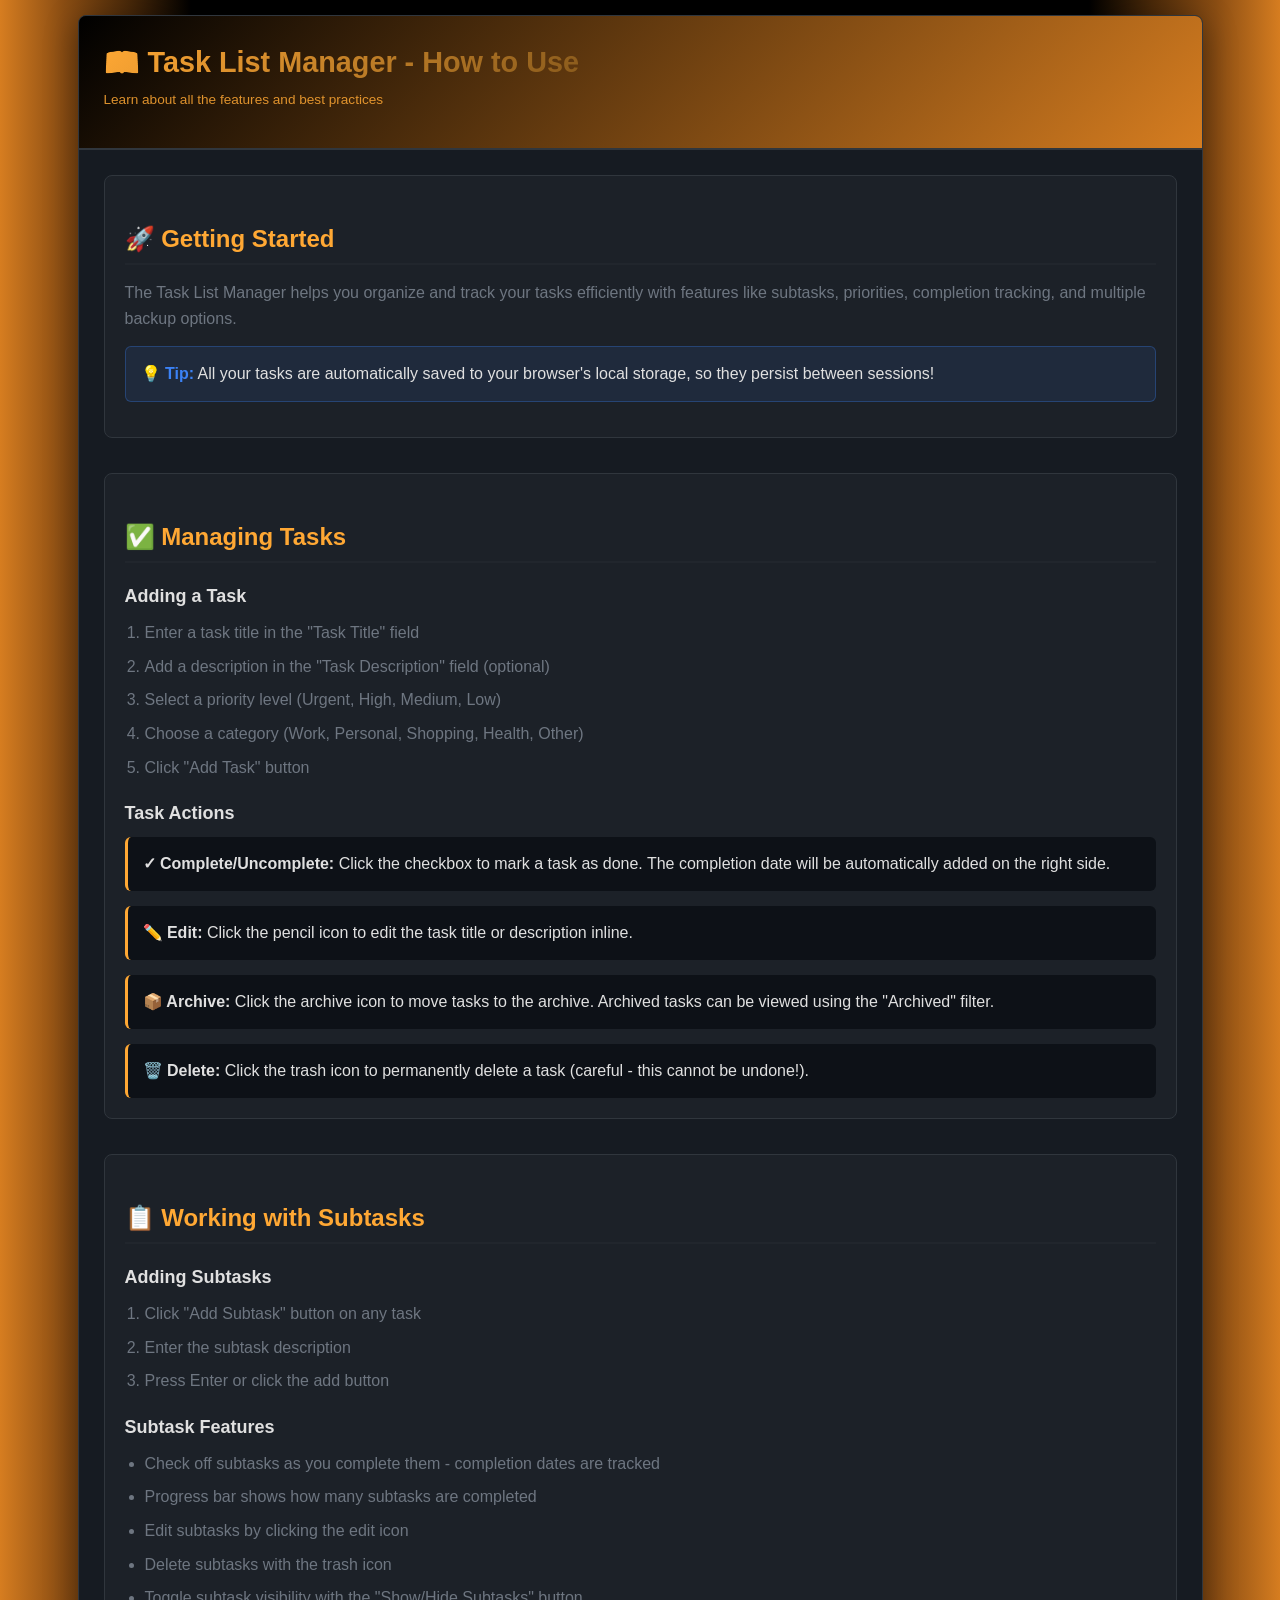
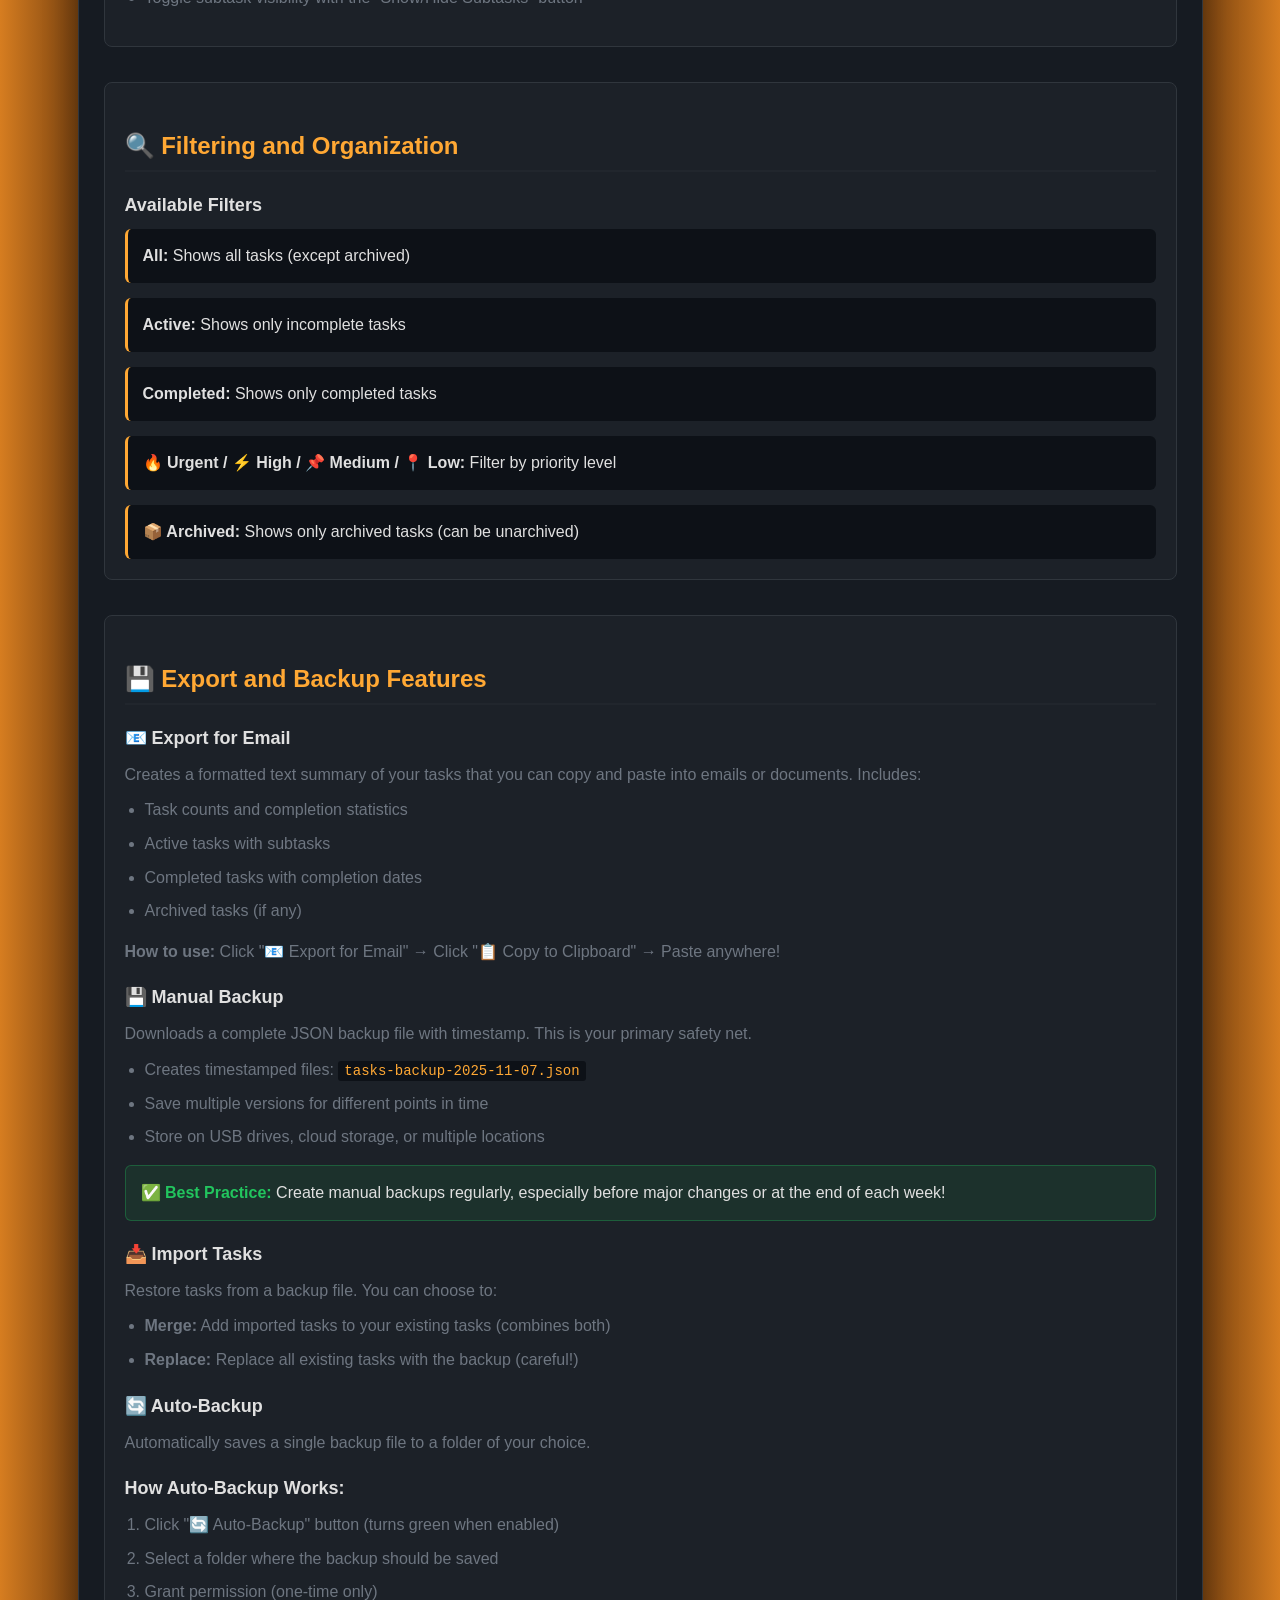
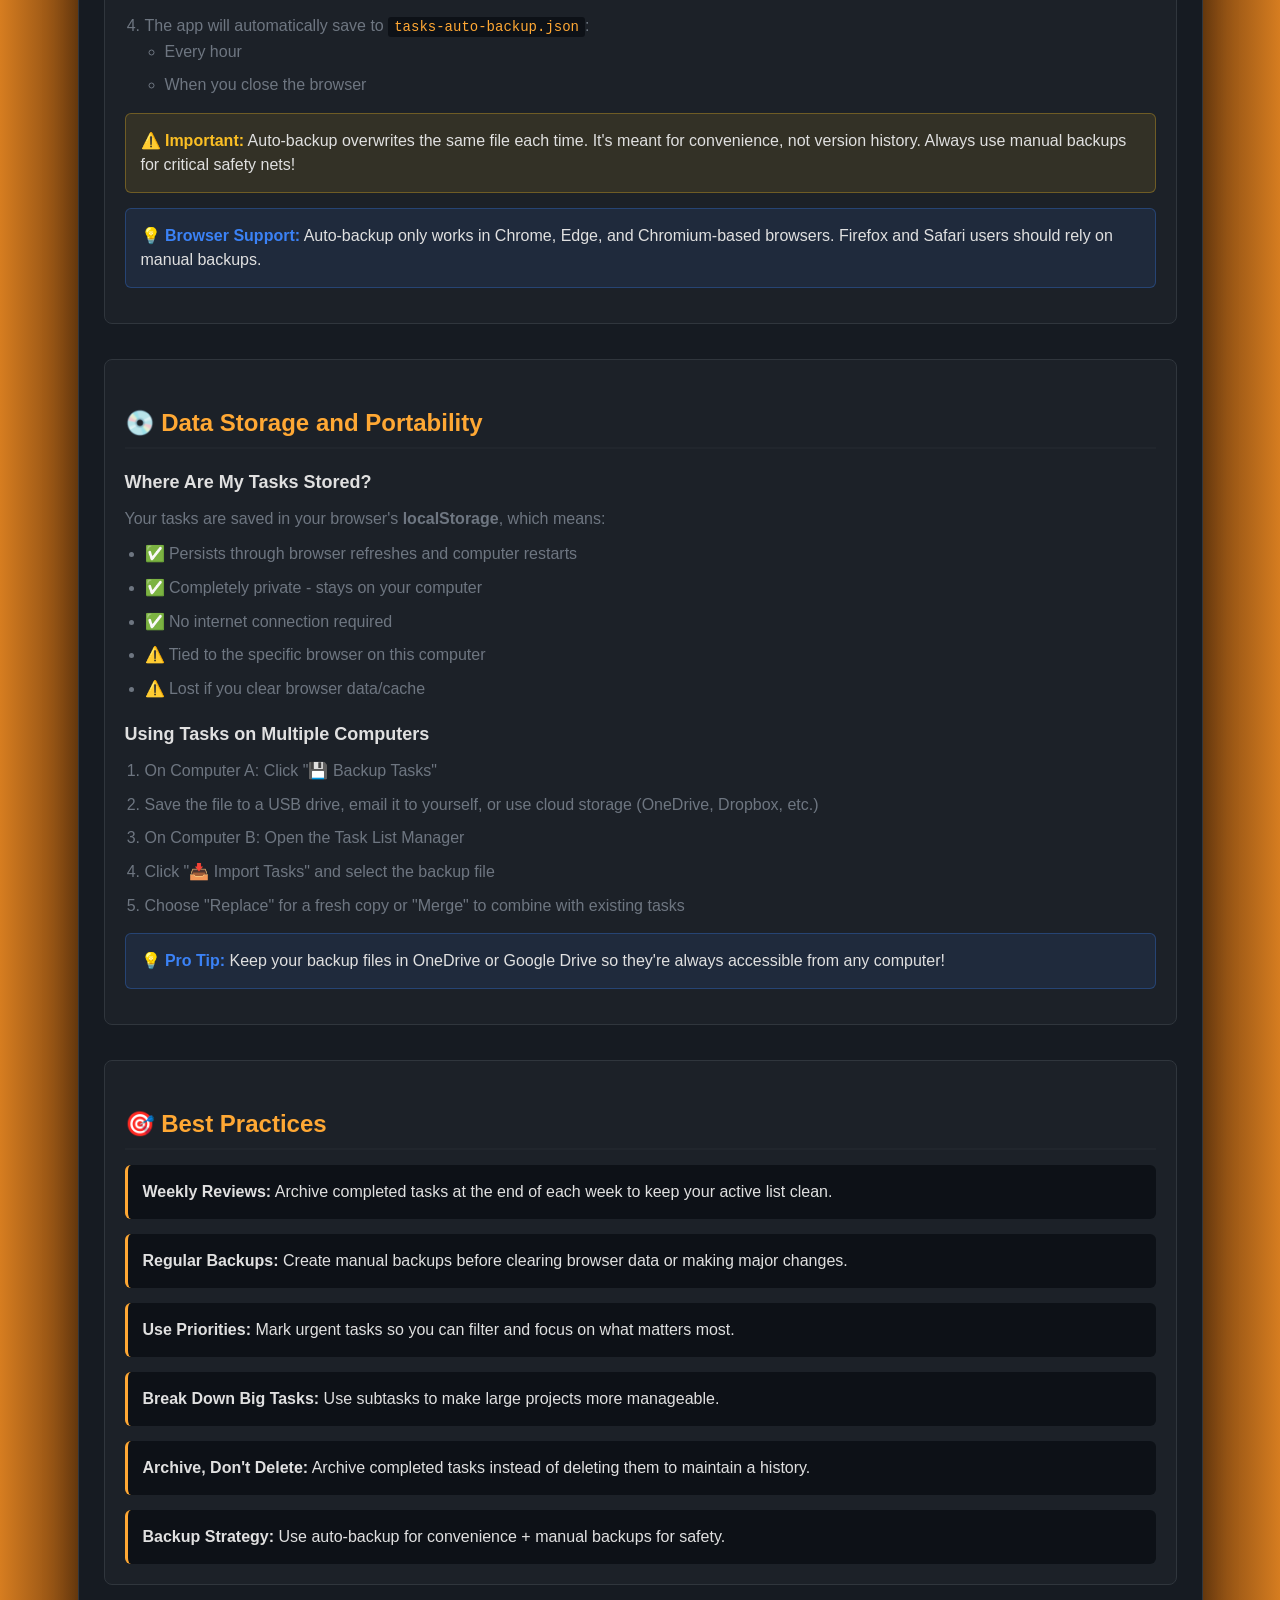
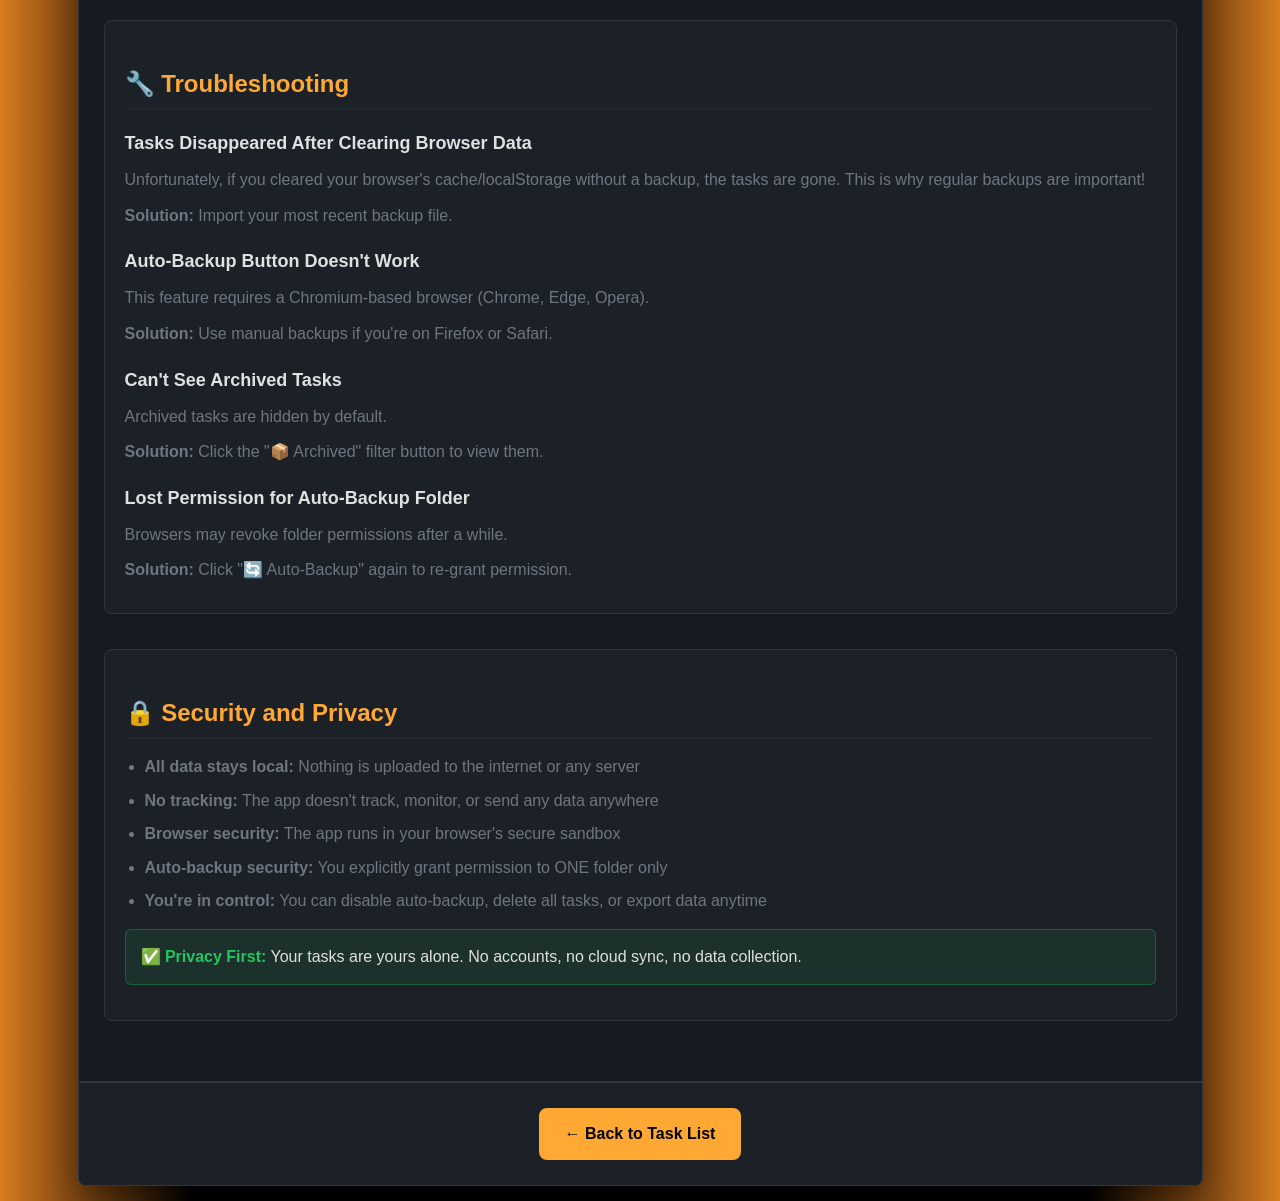
<file: task-list-how.html>
<!DOCTYPE html>
<html lang="en">
<head>
    <meta charset="UTF-8">
    <meta name="viewport" content="width=device-width, initial-scale=1.0">
    <title>How to Use - Task List Manager</title>
    
    <!--
    ========================================
    PORTABLE VERSION - NO EXTERNAL DEPENDENCIES
    ========================================
    
    This file is completely self-contained with all CSS inlined.
    You can move this folder anywhere or share it with others.
    No external stylesheets or resources are required.
    
    VERSION: 1.0 (Portable)
    ========================================
    -->
    
    <style>
        /* ==================== Shared Theme Styles (Inlined for Portability) ==================== */
        
        /* ==================== CSS Variables - Color Scheme ==================== */
        :root {
            /* Primary Colors */
            --primary-orange: #ffa834;        /* Bright burnt orange */
            --primary-orange-dark: #d67d20;   /* Darker burnt orange */
            --primary-orange-darker: #8a4d13; /* Very dark burnt orange (for gradients) */
            --primary-orange-darkest: #4a2909;/* Almost black burnt orange (for gradients) */
            --primary-black: #000000;         /* Pure black */
            
            /* Background Colors */
            --bg-main: #0d1117;               /* Main dark background */
            --bg-container: #161b22;          /* Container background */
            --bg-container-dark: #0d1117;     /* Darker container sections */
            --bg-card: #21262d;               /* Card/button background */
            --bg-hint: #1c2128;               /* Hint box background */
            
            /* Border Colors */
            --border-main: #30363d;           /* Main border color */
            --border-section: #21262d;        /* Section divider */
            
            /* Text Colors */
            --text-primary: #e0e0e0;          /* Primary text (light gray) */
            --text-secondary: #6e7681;        /* Secondary text (muted) */
            --text-white: #ffffff;            /* White text */
            
            /* Category Colors (for different link types) */
            --color-troubleshooting: #f85149; /* Red */
            --color-networking: #3fb950;      /* Green */
            --color-comparisons: #d29922;     /* Yellow */
            --color-games: #a371f7;           /* Purple */
            --color-notes: #bc8cff;           /* Light purple */
            
            /* Gradients */
            --gradient-header: linear-gradient(135deg, var(--primary-black) 0%, var(--primary-orange-dark) 100%);
            --gradient-text: linear-gradient(135deg, var(--primary-orange) 0%, var(--primary-black) 100%);
            --gradient-hover: linear-gradient(135deg, var(--primary-orange-dark) 0%, var(--primary-black) 100%);
            --gradient-background: linear-gradient(to right, var(--primary-orange-dark) 0%, var(--primary-orange-darker) 5%, var(--primary-orange-darkest) 10%, var(--primary-black) 15%, var(--primary-black) 85%, var(--primary-orange-darkest) 90%, var(--primary-orange-darker) 95%, var(--primary-orange-dark) 100%);
            
            /* Task List Specific Variables */
            --bg-secondary: #1c2128;              /* Task box background */
            --bg-tertiary: #0d1117;               /* Subtle background elements */
            --border-color: #30363d;              /* Task borders */
            --accent-color: #ffa834;              /* Orange accent for buttons */
            --accent-hover: #d67d20;              /* Darker orange on hover */
        }

        /* ==================== Base Styles ==================== */
        * {
            margin: 0;
            padding: 0;
            box-sizing: border-box;
        }

        body {
            font-family: -apple-system, BlinkMacSystemFont, 'Segoe UI', Roboto, 'Helvetica Neue', Arial, sans-serif;
            line-height: 1.5;
            color: var(--text-primary);
            background: var(--gradient-background);
            min-height: 100vh;
            padding: 15px;
        }

        /* ==================== Container ==================== */
        .container {
            width: 90%;
            max-width: 1600px;
            margin: 0 auto;
            background: var(--bg-container);
            border-radius: 8px;
            box-shadow: 0 8px 32px rgba(0, 0, 0, 0.4);
            overflow: hidden;
            border: 1px solid var(--border-main);
        }

        /* Responsive adjustments for container */
        @media (max-width: 768px) {
            .container {
                width: 95%;
            }
        }

        @media (max-width: 480px) {
            .container {
                width: 98%;
            }
        }

        /* ==================== Header ==================== */
        header {
            background: var(--gradient-header);
            color: var(--text-white);
            padding: 25px;
            border-bottom: 2px solid var(--border-main);
        }

        header h1 {
            font-size: 1.8em;
            margin-bottom: 5px;
            font-weight: 600;
            display: flex;
            align-items: center;
            gap: 12px;
            background: var(--gradient-text);
            -webkit-background-clip: text;
            -webkit-text-fill-color: transparent;
            background-clip: text;
        }

        header p {
            font-size: 0.95em;
            color: var(--primary-orange);
            opacity: 0.85;
        }

        /* ==================== Main Content ==================== */
        main {
            padding: 20px 25px;
        }

        .section {
            margin-bottom: 25px;
            scroll-margin-top: 20px;
        }

        .section h2 {
            color: var(--primary-orange);
            font-size: 1.3em;
            margin-bottom: 12px;
            padding-bottom: 6px;
            border-bottom: 2px solid var(--border-section);
            display: flex;
            align-items: center;
            gap: 8px;
        }

        h2 {
            color: var(--primary-orange);
            font-size: 1.4em;
            margin-top: 25px;
            margin-bottom: 12px;
            padding-bottom: 6px;
            border-bottom: 2px solid var(--border-section);
        }

        h3 {
            color: var(--primary-orange-dark);
            font-size: 1.15em;
            margin-top: 20px;
            margin-bottom: 10px;
        }

        p {
            margin-bottom: 12px;
            line-height: 1.6;
        }

        ul, ol {
            margin-left: 25px;
            margin-bottom: 12px;
        }

        li {
            margin-bottom: 6px;
        }

        .meta {
            font-size: 0.85em;
            opacity: 0.85;
        }

        /* Page-specific styles */
        .how-content {
            padding: 25px;
        }

        .how-section {
            margin-bottom: 35px;
            padding: 20px;
            background: var(--bg-secondary, #1c2128);
            border-radius: 8px;
            border: 1px solid var(--border-color, #30363d);
        }

        .how-section h2 {
            color: var(--primary-orange, #ffa834);
            font-size: 24px;
            margin-bottom: 15px;
            display: flex;
            align-items: center;
            gap: 10px;
        }

        .how-section h3 {
            color: var(--text-primary, #e0e0e0);
            font-size: 18px;
            margin-top: 20px;
            margin-bottom: 10px;
        }

        .how-section p, .how-section li {
            color: var(--text-secondary, #a0a0a0);
            line-height: 1.6;
            margin-bottom: 10px;
        }

        .how-section ul, .how-section ol {
            margin-left: 20px;
            margin-bottom: 15px;
        }

        .how-section li {
            margin-bottom: 8px;
        }

        .feature-list {
            display: grid;
            gap: 15px;
        }

        .feature-item {
            padding: 15px;
            background: var(--bg-tertiary, #0d1117);
            border-radius: 6px;
            border-left: 3px solid var(--primary-orange, #ffa834);
        }

        .feature-item strong {
            color: var(--text-primary, #e0e0e0);
            font-size: 16px;
        }

        .warning-box {
            background: rgba(251, 191, 36, 0.1);
            border: 1px solid rgba(251, 191, 36, 0.3);
            border-radius: 6px;
            padding: 15px;
            margin: 15px 0;
        }

        .warning-box strong {
            color: #fbbf24;
        }

        .tip-box {
            background: rgba(59, 130, 246, 0.1);
            border: 1px solid rgba(59, 130, 246, 0.3);
            border-radius: 6px;
            padding: 15px;
            margin: 15px 0;
        }

        .tip-box strong {
            color: #3b82f6;
        }

        .success-box {
            background: rgba(34, 197, 94, 0.1);
            border: 1px solid rgba(34, 197, 94, 0.3);
            border-radius: 6px;
            padding: 15px;
            margin: 15px 0;
        }

        .success-box strong {
            color: #22c55e;
        }

        .navigation {
            display: flex;
            justify-content: center;
            gap: 15px;
            padding: 25px;
            border-top: 2px solid var(--border-main, #30363d);
            background: var(--bg-secondary, #1c2128);
        }

        .nav-btn {
            padding: 12px 24px;
            border: 2px solid var(--primary-orange, #ffa834);
            border-radius: 8px;
            background: var(--bg-container, #161b22);
            color: var(--text-primary, #e0e0e0);
            text-decoration: none;
            font-size: 16px;
            font-weight: 600;
            transition: all 0.3s ease;
            cursor: pointer;
            display: inline-flex;
            align-items: center;
            gap: 8px;
        }

        .nav-btn:hover {
            background: var(--primary-orange, #ffa834);
            color: #000;
            transform: translateY(-2px);
            box-shadow: 0 4px 12px rgba(255, 168, 52, 0.3);
        }

        .nav-btn-primary {
            background: var(--primary-orange, #ffa834);
            color: #000;
        }

        .nav-btn-primary:hover {
            background: var(--accent-hover, #d67d20);
        }

        code {
            background: var(--bg-tertiary, #0d1117);
            padding: 2px 6px;
            border-radius: 3px;
            color: var(--primary-orange, #ffa834);
            font-family: 'Courier New', monospace;
            font-size: 14px;
        }

        @media (max-width: 768px) {
            .how-section h2 {
                font-size: 20px;
            }

            .how-section h3 {
                font-size: 16px;
            }

            .navigation {
                flex-direction: column;
            }

            .nav-btn {
                width: 100%;
                justify-content: center;
            }
        }
    </style>
</head>
<body>
    <div class="container">
        <header>
            <h1>📖 Task List Manager - How to Use</h1>
            <p class="meta">Learn about all the features and best practices</p>
        </header>

        <main class="how-content">
            <!-- Getting Started -->
            <div class="how-section">
                <h2>🚀 Getting Started</h2>
                <p>The Task List Manager helps you organize and track your tasks efficiently with features like subtasks, priorities, completion tracking, and multiple backup options.</p>
                
                <div class="tip-box">
                    <strong>💡 Tip:</strong> All your tasks are automatically saved to your browser's local storage, so they persist between sessions!
                </div>
            </div>

            <!-- Managing Tasks -->
            <div class="how-section">
                <h2>✅ Managing Tasks</h2>
                
                <h3>Adding a Task</h3>
                <ol>
                    <li>Enter a task title in the "Task Title" field</li>
                    <li>Add a description in the "Task Description" field (optional)</li>
                    <li>Select a priority level (Urgent, High, Medium, Low)</li>
                    <li>Choose a category (Work, Personal, Shopping, Health, Other)</li>
                    <li>Click "Add Task" button</li>
                </ol>

                <h3>Task Actions</h3>
                <div class="feature-list">
                    <div class="feature-item">
                        <strong>✓ Complete/Uncomplete:</strong> Click the checkbox to mark a task as done. The completion date will be automatically added on the right side.
                    </div>
                    <div class="feature-item">
                        <strong>✏️ Edit:</strong> Click the pencil icon to edit the task title or description inline.
                    </div>
                    <div class="feature-item">
                        <strong>📦 Archive:</strong> Click the archive icon to move tasks to the archive. Archived tasks can be viewed using the "Archived" filter.
                    </div>
                    <div class="feature-item">
                        <strong>🗑️ Delete:</strong> Click the trash icon to permanently delete a task (careful - this cannot be undone!).
                    </div>
                </div>
            </div>

            <!-- Subtasks -->
            <div class="how-section">
                <h2>📋 Working with Subtasks</h2>
                
                <h3>Adding Subtasks</h3>
                <ol>
                    <li>Click "Add Subtask" button on any task</li>
                    <li>Enter the subtask description</li>
                    <li>Press Enter or click the add button</li>
                </ol>

                <h3>Subtask Features</h3>
                <ul>
                    <li>Check off subtasks as you complete them - completion dates are tracked</li>
                    <li>Progress bar shows how many subtasks are completed</li>
                    <li>Edit subtasks by clicking the edit icon</li>
                    <li>Delete subtasks with the trash icon</li>
                    <li>Toggle subtask visibility with the "Show/Hide Subtasks" button</li>
                </ul>
            </div>

            <!-- Filtering and Organization -->
            <div class="how-section">
                <h2>🔍 Filtering and Organization</h2>
                
                <h3>Available Filters</h3>
                <div class="feature-list">
                    <div class="feature-item">
                        <strong>All:</strong> Shows all tasks (except archived)
                    </div>
                    <div class="feature-item">
                        <strong>Active:</strong> Shows only incomplete tasks
                    </div>
                    <div class="feature-item">
                        <strong>Completed:</strong> Shows only completed tasks
                    </div>
                    <div class="feature-item">
                        <strong>🔥 Urgent / ⚡ High / 📌 Medium / 📍 Low:</strong> Filter by priority level
                    </div>
                    <div class="feature-item">
                        <strong>📦 Archived:</strong> Shows only archived tasks (can be unarchived)
                    </div>
                </div>
            </div>

            <!-- Export and Backup -->
            <div class="how-section">
                <h2>💾 Export and Backup Features</h2>
                
                <h3>📧 Export for Email</h3>
                <p>Creates a formatted text summary of your tasks that you can copy and paste into emails or documents. Includes:</p>
                <ul>
                    <li>Task counts and completion statistics</li>
                    <li>Active tasks with subtasks</li>
                    <li>Completed tasks with completion dates</li>
                    <li>Archived tasks (if any)</li>
                </ul>
                <p><strong>How to use:</strong> Click "📧 Export for Email" → Click "📋 Copy to Clipboard" → Paste anywhere!</p>

                <h3>💾 Manual Backup</h3>
                <p>Downloads a complete JSON backup file with timestamp. This is your primary safety net.</p>
                <ul>
                    <li>Creates timestamped files: <code>tasks-backup-2025-11-07.json</code></li>
                    <li>Save multiple versions for different points in time</li>
                    <li>Store on USB drives, cloud storage, or multiple locations</li>
                </ul>

                <div class="success-box">
                    <strong>✅ Best Practice:</strong> Create manual backups regularly, especially before major changes or at the end of each week!
                </div>

                <h3>📥 Import Tasks</h3>
                <p>Restore tasks from a backup file. You can choose to:</p>
                <ul>
                    <li><strong>Merge:</strong> Add imported tasks to your existing tasks (combines both)</li>
                    <li><strong>Replace:</strong> Replace all existing tasks with the backup (careful!)</li>
                </ul>

                <h3>🔄 Auto-Backup</h3>
                <p>Automatically saves a single backup file to a folder of your choice.</p>
                
                <h3>How Auto-Backup Works:</h3>
                <ol>
                    <li>Click "🔄 Auto-Backup" button (turns green when enabled)</li>
                    <li>Select a folder where the backup should be saved</li>
                    <li>Grant permission (one-time only)</li>
                    <li>The app will automatically save to <code>tasks-auto-backup.json</code>:
                        <ul>
                            <li>Every hour</li>
                            <li>When you close the browser</li>
                        </ul>
                    </li>
                </ol>

                <div class="warning-box">
                    <strong>⚠️ Important:</strong> Auto-backup overwrites the same file each time. It's meant for convenience, not version history. Always use manual backups for critical safety nets!
                </div>

                <div class="tip-box">
                    <strong>💡 Browser Support:</strong> Auto-backup only works in Chrome, Edge, and Chromium-based browsers. Firefox and Safari users should rely on manual backups.
                </div>
            </div>

            <!-- Data Storage and Portability -->
            <div class="how-section">
                <h2>💿 Data Storage and Portability</h2>
                
                <h3>Where Are My Tasks Stored?</h3>
                <p>Your tasks are saved in your browser's <strong>localStorage</strong>, which means:</p>
                <ul>
                    <li>✅ Persists through browser refreshes and computer restarts</li>
                    <li>✅ Completely private - stays on your computer</li>
                    <li>✅ No internet connection required</li>
                    <li>⚠️ Tied to the specific browser on this computer</li>
                    <li>⚠️ Lost if you clear browser data/cache</li>
                </ul>

                <h3>Using Tasks on Multiple Computers</h3>
                <ol>
                    <li>On Computer A: Click "💾 Backup Tasks"</li>
                    <li>Save the file to a USB drive, email it to yourself, or use cloud storage (OneDrive, Dropbox, etc.)</li>
                    <li>On Computer B: Open the Task List Manager</li>
                    <li>Click "📥 Import Tasks" and select the backup file</li>
                    <li>Choose "Replace" for a fresh copy or "Merge" to combine with existing tasks</li>
                </ol>

                <div class="tip-box">
                    <strong>💡 Pro Tip:</strong> Keep your backup files in OneDrive or Google Drive so they're always accessible from any computer!
                </div>
            </div>

            <!-- Best Practices -->
            <div class="how-section">
                <h2>🎯 Best Practices</h2>
                
                <div class="feature-list">
                    <div class="feature-item">
                        <strong>Weekly Reviews:</strong> Archive completed tasks at the end of each week to keep your active list clean.
                    </div>
                    <div class="feature-item">
                        <strong>Regular Backups:</strong> Create manual backups before clearing browser data or making major changes.
                    </div>
                    <div class="feature-item">
                        <strong>Use Priorities:</strong> Mark urgent tasks so you can filter and focus on what matters most.
                    </div>
                    <div class="feature-item">
                        <strong>Break Down Big Tasks:</strong> Use subtasks to make large projects more manageable.
                    </div>
                    <div class="feature-item">
                        <strong>Archive, Don't Delete:</strong> Archive completed tasks instead of deleting them to maintain a history.
                    </div>
                    <div class="feature-item">
                        <strong>Backup Strategy:</strong> Use auto-backup for convenience + manual backups for safety.
                    </div>
                </div>
            </div>

            <!-- Troubleshooting -->
            <div class="how-section">
                <h2>🔧 Troubleshooting</h2>
                
                <h3>Tasks Disappeared After Clearing Browser Data</h3>
                <p>Unfortunately, if you cleared your browser's cache/localStorage without a backup, the tasks are gone. This is why regular backups are important!</p>
                <p><strong>Solution:</strong> Import your most recent backup file.</p>

                <h3>Auto-Backup Button Doesn't Work</h3>
                <p>This feature requires a Chromium-based browser (Chrome, Edge, Opera).</p>
                <p><strong>Solution:</strong> Use manual backups if you're on Firefox or Safari.</p>

                <h3>Can't See Archived Tasks</h3>
                <p>Archived tasks are hidden by default.</p>
                <p><strong>Solution:</strong> Click the "📦 Archived" filter button to view them.</p>

                <h3>Lost Permission for Auto-Backup Folder</h3>
                <p>Browsers may revoke folder permissions after a while.</p>
                <p><strong>Solution:</strong> Click "🔄 Auto-Backup" again to re-grant permission.</p>
            </div>

            <!-- Security and Privacy -->
            <div class="how-section">
                <h2>🔒 Security and Privacy</h2>
                
                <ul>
                    <li><strong>All data stays local:</strong> Nothing is uploaded to the internet or any server</li>
                    <li><strong>No tracking:</strong> The app doesn't track, monitor, or send any data anywhere</li>
                    <li><strong>Browser security:</strong> The app runs in your browser's secure sandbox</li>
                    <li><strong>Auto-backup security:</strong> You explicitly grant permission to ONE folder only</li>
                    <li><strong>You're in control:</strong> You can disable auto-backup, delete all tasks, or export data anytime</li>
                </ul>

                <div class="success-box">
                    <strong>✅ Privacy First:</strong> Your tasks are yours alone. No accounts, no cloud sync, no data collection.
                </div>
            </div>
        </main>

        <!-- Navigation -->
        <nav class="navigation">
            <a href="task-list.html" class="nav-btn nav-btn-primary">
                ← Back to Task List
            </a>
        </nav>
    </div>
</body>
</html>
</file>
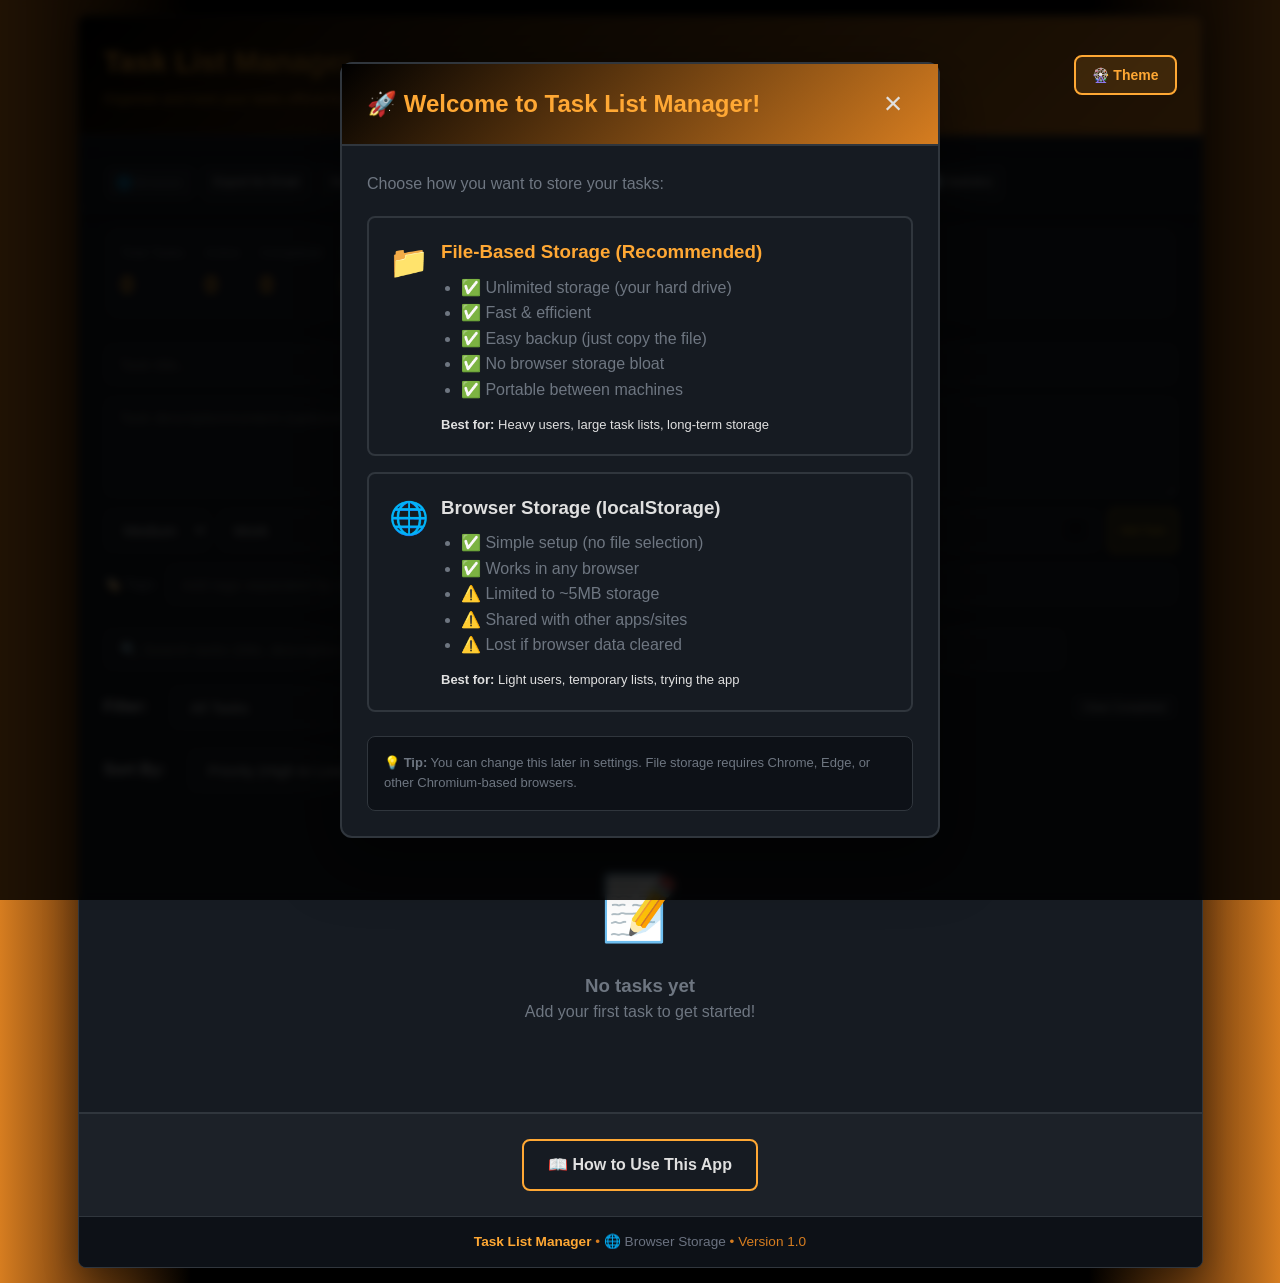
<file: task-list.html>
<!DOCTYPE html>
<html lang="en">
<head>
    <meta charset="UTF-8">
    <meta name="viewport" content="width=device-width, initial-scale=1.0">
    <title>Task List Manager</title>
    
    <!-- Favicon: Custom sun icon with orange gradient -->
    <link rel="icon" type="image/svg+xml" href="data:image/svg+xml,%3Csvg xmlns='http://www.w3.org/2000/svg' viewBox='0 0 100 100'%3E%3Cdefs%3E%3ClinearGradient id='sunGradient' x1='0%25' y1='0%25' x2='100%25' y2='0%25'%3E%3Cstop offset='0%25' style='stop-color:%23ffa834;stop-opacity:1'/%3E%3Cstop offset='100%25' style='stop-color:%23ffa834;stop-opacity:0.2'/%3E%3C/linearGradient%3E%3C/defs%3E%3Ccircle cx='50' cy='50' r='18' stroke='url(%23sunGradient)' stroke-width='4' fill='none'/%3E%3Cline x1='50' y1='10' x2='50' y2='22' stroke='url(%23sunGradient)' stroke-width='4' stroke-linecap='round'/%3E%3Cline x1='73' y1='17' x2='65' y2='25' stroke='url(%23sunGradient)' stroke-width='4' stroke-linecap='round'/%3E%3Cline x1='90' y1='50' x2='78' y2='50' stroke='url(%23sunGradient)' stroke-width='4' stroke-linecap='round'/%3E%3Cline x1='78' y1='88' x2='65' y2='75' stroke='url(%23sunGradient)' stroke-width='4' stroke-linecap='round'/%3E%3Cline x1='50' y1='90' x2='50' y2='78' stroke='url(%23sunGradient)' stroke-width='4' stroke-linecap='round'/%3E%3Cline x1='27' y1='83' x2='35' y2='75' stroke='url(%23sunGradient)' stroke-width='4' stroke-linecap='round'/%3E%3Cline x1='10' y1='50' x2='22' y2='50' stroke='url(%23sunGradient)' stroke-width='4' stroke-linecap='round'/%3E%3Cline x1='22' y1='12' x2='35' y2='25' stroke='url(%23sunGradient)' stroke-width='4' stroke-linecap='round'/%3E%3Ccircle cx='50' cy='85' r='3' fill='url(%23sunGradient)'/%3E%3Ccircle cx='85' cy='50' r='3' fill='url(%23sunGradient)'/%3E%3C/svg%3E">
    
    <!-- Theme colors for mobile browsers -->
    <meta name="theme-color" content="#0d1117">
    <meta name="apple-mobile-web-app-capable" content="yes">
    <meta name="apple-mobile-web-app-status-bar-style" content="black-translucent">
    <meta name="apple-mobile-web-app-title" content="Task Manager">
    
    <!-- PWA Manifest for installability -->
    <link rel="manifest" href="[data-uri]">
    
    <!-- LZ-String Compression Library (INLINED for portability) -->
    <!-- Performance Optimization: Enables 3-5x more data storage in localStorage -->
    <script>
    // LZ-String v1.5.0 - Inlined to avoid CDN/tracking issues
    var LZString=function(){var r=String.fromCharCode,o="ABCDEFGHIJKLMNOPQRSTUVWXYZabcdefghijklmnopqrstuvwxyz0123456789+/=",n="ABCDEFGHIJKLMNOPQRSTUVWXYZabcdefghijklmnopqrstuvwxyz0123456789+-$",e={};function t(r,o){if(!e[r]){e[r]={};for(var n=0;n<r.length;n++)e[r][r.charAt(n)]=n}return e[r][o]}var i={compressToBase64:function(r){if(null==r)return"";var n=i._compress(r,6,function(r){return o.charAt(r)});switch(n.length%4){default:case 0:return n;case 1:return n+"===";case 2:return n+"==";case 3:return n+"="}},decompressFromBase64:function(r){return null==r?"":""==r?null:i._decompress(r.length,32,function(n){return t(o,r.charAt(n))})},compressToUTF16:function(o){return null==o?"":i._compress(o,15,function(o){return r(o+32)})+" "},decompressFromUTF16:function(r){return null==r?"":""==r?null:i._decompress(r.length,16384,function(o){return r.charCodeAt(o)-32})},compressToUint8Array:function(r){for(var o=i.compress(r),n=new Uint8Array(2*o.length),e=0,t=o.length;e<t;e++){var s=o.charCodeAt(e);n[2*e]=s>>>8,n[2*e+1]=s%256}return n},decompressFromUint8Array:function(o){if(null==o)return i.decompress(o);for(var n=new Array(o.length/2),e=0,t=n.length;e<t;e++)n[e]=256*o[2*e]+o[2*e+1];var s=[];return n.forEach(function(o){s.push(r(o))}),i.decompress(s.join(""))},compressToEncodedURIComponent:function(r){return null==r?"":i._compress(r,6,function(r){return n.charAt(r)})},decompressFromEncodedURIComponent:function(r){return null==r?"":""==r?null:(r=r.replace(/ /g,"+"),i._decompress(r.length,32,function(o){return t(n,r.charAt(o))}))},compress:function(o){return i._compress(o,16,function(o){return r(o)})},_compress:function(r,o,n){if(null==r)return"";var e,t,i,s={},p={},u="",c="",a="",l=2,f=3,h=2,d=[],m=0,v=0;for(i=0;i<r.length;i+=1)if(u=r.charAt(i),Object.prototype.hasOwnProperty.call(s,u)||(s[u]=f++,p[u]=!0),c=a+u,Object.prototype.hasOwnProperty.call(s,c))a=c;else{if(Object.prototype.hasOwnProperty.call(p,a)){if(a.charCodeAt(0)<256){for(e=0;e<h;e++)m<<=1,v==o-1?(v=0,d.push(n(m)),m=0):v++;for(t=a.charCodeAt(0),e=0;e<8;e++)m=m<<1|1&t,v==o-1?(v=0,d.push(n(m)),m=0):v++,t>>=1}else{for(t=1,e=0;e<h;e++)m=m<<1|t,v==o-1?(v=0,d.push(n(m)),m=0):v++,t=0;for(t=a.charCodeAt(0),e=0;e<16;e++)m=m<<1|1&t,v==o-1?(v=0,d.push(n(m)),m=0):v++,t>>=1}0==--l&&(l=Math.pow(2,h),h++),delete p[a]}else for(t=s[a],e=0;e<h;e++)m=m<<1|1&t,v==o-1?(v=0,d.push(n(m)),m=0):v++,t>>=1;0==--l&&(l=Math.pow(2,h),h++),s[c]=f++,a=String(u)}if(""!==a){if(Object.prototype.hasOwnProperty.call(p,a)){if(a.charCodeAt(0)<256){for(e=0;e<h;e++)m<<=1,v==o-1?(v=0,d.push(n(m)),m=0):v++;for(t=a.charCodeAt(0),e=0;e<8;e++)m=m<<1|1&t,v==o-1?(v=0,d.push(n(m)),m=0):v++,t>>=1}else{for(t=1,e=0;e<h;e++)m=m<<1|t,v==o-1?(v=0,d.push(n(m)),m=0):v++,t=0;for(t=a.charCodeAt(0),e=0;e<16;e++)m=m<<1|1&t,v==o-1?(v=0,d.push(n(m)),m=0):v++,t>>=1}0==--l&&(l=Math.pow(2,h),h++),delete p[a]}else for(t=s[a],e=0;e<h;e++)m=m<<1|1&t,v==o-1?(v=0,d.push(n(m)),m=0):v++,t>>=1;0==--l&&(l=Math.pow(2,h),h++)}for(t=2,e=0;e<h;e++)m=m<<1|1&t,v==o-1?(v=0,d.push(n(m)),m=0):v++,t>>=1;for(;;){if(m<<=1,v==o-1){d.push(n(m));break}v++}return d.join("")},decompress:function(r){return null==r?"":""==r?null:i._decompress(r.length,32768,function(o){return r.charCodeAt(o)})},_decompress:function(o,n,e){var t,i,s,p,u,c,a,l=[],f=4,h=4,d=3,m="",v=[],g={val:e(0),position:n,index:1};for(t=0;t<3;t+=1)l[t]=t;for(s=0,u=Math.pow(2,2),c=1;c!=u;)p=g.val&g.position,g.position>>=1,0==g.position&&(g.position=n,g.val=e(g.index++)),s|=(p>0?1:0)*c,c<<=1;switch(s){case 0:for(s=0,u=Math.pow(2,8),c=1;c!=u;)p=g.val&g.position,g.position>>=1,0==g.position&&(g.position=n,g.val=e(g.index++)),s|=(p>0?1:0)*c,c<<=1;a=r(s);break;case 1:for(s=0,u=Math.pow(2,16),c=1;c!=u;)p=g.val&g.position,g.position>>=1,0==g.position&&(g.position=n,g.val=e(g.index++)),s|=(p>0?1:0)*c,c<<=1;a=r(s);break;case 2:return""}for(l[3]=a,i=a,v.push(a);;){if(g.index>o)return"";for(s=0,u=Math.pow(2,d),c=1;c!=u;)p=g.val&g.position,g.position>>=1,0==g.position&&(g.position=n,g.val=e(g.index++)),s|=(p>0?1:0)*c,c<<=1;switch(a=s){case 0:for(s=0,u=Math.pow(2,8),c=1;c!=u;)p=g.val&g.position,g.position>>=1,0==g.position&&(g.position=n,g.val=e(g.index++)),s|=(p>0?1:0)*c,c<<=1;l[h++]=r(s),a=h-1,f--;break;case 1:for(s=0,u=Math.pow(2,16),c=1;c!=u;)p=g.val&g.position,g.position>>=1,0==g.position&&(g.position=n,g.val=e(g.index++)),s|=(p>0?1:0)*c,c<<=1;l[h++]=r(s),a=h-1,f--;break;case 2:return v.join("")}if(0==f&&(f=Math.pow(2,d),d++),l[a])m=l[a];else{if(a!==h)return null;m=i+i.charAt(0)}v.push(m),l[h++]=i+m.charAt(0),i=m,0==--f&&(f=Math.pow(2,d),d++)}}};return i}();"function"==typeof define&&define.amd?define(function(){return LZString}):"undefined"!=typeof module&&null!=module?module.exports=LZString:"undefined"!=typeof angular&&null!=angular&&angular.module("LZString",[]).factory("LZString",function(){return LZString});
    </script>
    
    <!--
    ========================================
    TASK LIST MANAGER - Portable Version
    ========================================
    
    This is a completely self-contained task management application.
    
    FEATURES:
    - Create, edit, and organize tasks with priorities and categories
    - Add subtasks to break down larger tasks
    - Track completion dates automatically
    - Filter tasks by status, priority, or archive status
    - Export tasks for email
    - Backup and import tasks for portability
    - Auto-backup to a folder (Chrome/Edge only)
    - Archive completed tasks
    
    DATA STORAGE:
    - All data is stored locally in your browser (localStorage)
    - Nothing is sent to any server - 100% private
    - Your tasks persist between browser sessions
    - Use backup/import to move between computers
    
    USAGE:
    - Just open this HTML file in any modern web browser
    - Start adding tasks!
    - Use the "How to Use" link for detailed instructions
    
    SHARING:
    - Safe to share with colleagues
    - Each person's data is stored independently in their browser
    - No shared data or central storage
    
    BROWSER COMPATIBILITY:
    - Works in: Chrome, Edge, Firefox, Safari, Opera
    - Auto-backup feature: Chrome, Edge (Chromium browsers) only
    
    VERSION: 1.0
    ========================================
    -->
    
    <style>
        /* ==================== CSS Variables - Color Scheme ==================== */
        :root {
            /* Primary Colors */
            --primary-orange: #ffa834;        /* Bright burnt orange */
            --primary-orange-dark: #d67d20;   /* Darker burnt orange */
            --primary-orange-darker: #8a4d13; /* Very dark burnt orange (for gradients) */
            --primary-orange-darkest: #4a2909;/* Almost black burnt orange (for gradients) */
            --primary-black: #000000;         /* Pure black */
            
            /* Background Colors */
            --bg-main: #0d1117;               /* Main dark background */
            --bg-container: #161b22;          /* Container background */
            --bg-container-dark: #0d1117;     /* Darker container sections */
            --bg-card: #21262d;               /* Card/button background */
            --bg-hint: #1c2128;               /* Hint box background */
            
            /* Border Colors */
            --border-main: #30363d;           /* Main border color */
            --border-section: #21262d;        /* Section divider */
            
            /* Text Colors */
            --text-primary: #e0e0e0;          /* Primary text (light gray) */
            --text-secondary: #6e7681;        /* Secondary text (muted) */
            --text-white: #ffffff;            /* White text */
            
            /* Category Colors (for different link types) */
            --color-troubleshooting: #f85149; /* Red */
            --color-networking: #3fb950;      /* Green */
            --color-comparisons: #d29922;     /* Yellow */
            --color-games: #a371f7;           /* Purple */
            --color-notes: #bc8cff;           /* Light purple */
            
            /* Gradients */
            --gradient-header: linear-gradient(135deg, var(--primary-black) 0%, var(--primary-orange-dark) 100%);
            --gradient-text: linear-gradient(135deg, var(--primary-orange) 0%, var(--primary-black) 100%);
            --gradient-hover: linear-gradient(135deg, var(--primary-orange-dark) 0%, var(--primary-black) 100%);
            --gradient-background: linear-gradient(to right, var(--primary-orange-dark) 0%, var(--primary-orange-darker) 5%, var(--primary-orange-darkest) 10%, var(--primary-black) 15%, var(--primary-black) 85%, var(--primary-orange-darkest) 90%, var(--primary-orange-darker) 95%, var(--primary-orange-dark) 100%);
            
            /* Task List Specific Variables */
            --bg-secondary: #1c2128;              /* Task box background */
            --bg-tertiary: #0d1117;               /* Subtle background elements */
            --border-color: #30363d;              /* Task borders */
            --accent-color: #ffa834;              /* Orange accent for buttons */
            --accent-hover: #d67d20;              /* Darker orange on hover */
        }

        /* ==================== Theme Variations ==================== */
        [data-theme="blue"] {
            --primary-orange: #60a5fa;
            --primary-orange-dark: #3b82f6;
            --primary-orange-darker: #2563eb;
            --primary-orange-darkest: #1e40af;
            --accent-color: #60a5fa;
            --accent-hover: #3b82f6;
            --gradient-header: linear-gradient(135deg, #000000 0%, #3b82f6 100%);
            --gradient-text: linear-gradient(135deg, #60a5fa 0%, #000000 100%);
            --gradient-background: linear-gradient(to right, #3b82f6 0%, #2563eb 5%, #1e40af 10%, #000000 15%, #000000 85%, #1e40af 90%, #2563eb 95%, #3b82f6 100%);
        }

        [data-theme="purple"] {
            --primary-orange: #a78bfa;
            --primary-orange-dark: #8b5cf6;
            --primary-orange-darker: #7c3aed;
            --primary-orange-darkest: #6d28d9;
            --accent-color: #a78bfa;
            --accent-hover: #8b5cf6;
            --gradient-header: linear-gradient(135deg, #000000 0%, #8b5cf6 100%);
            --gradient-text: linear-gradient(135deg, #a78bfa 0%, #000000 100%);
            --gradient-background: linear-gradient(to right, #8b5cf6 0%, #7c3aed 5%, #6d28d9 10%, #000000 15%, #000000 85%, #6d28d9 90%, #7c3aed 95%, #8b5cf6 100%);
        }

        [data-theme="green"] {
            --primary-orange: #4ade80;
            --primary-orange-dark: #22c55e;
            --primary-orange-darker: #16a34a;
            --primary-orange-darkest: #15803d;
            --accent-color: #4ade80;
            --accent-hover: #22c55e;
            --gradient-header: linear-gradient(135deg, #000000 0%, #22c55e 100%);
            --gradient-text: linear-gradient(135deg, #4ade80 0%, #000000 100%);
            --gradient-background: linear-gradient(to right, #22c55e 0%, #16a34a 5%, #15803d 10%, #000000 15%, #000000 85%, #15803d 90%, #16a34a 95%, #22c55e 100%);
        }

        [data-theme="red"] {
            --primary-orange: #f87171;
            --primary-orange-dark: #ef4444;
            --primary-orange-darker: #dc2626;
            --primary-orange-darkest: #b91c1c;
            --accent-color: #f87171;
            --accent-hover: #ef4444;
            --gradient-header: linear-gradient(135deg, #000000 0%, #ef4444 100%);
            --gradient-text: linear-gradient(135deg, #f87171 0%, #000000 100%);
            --gradient-background: linear-gradient(to right, #ef4444 0%, #dc2626 5%, #b91c1c 10%, #000000 15%, #000000 85%, #b91c1c 90%, #dc2626 95%, #ef4444 100%);
        }

        [data-theme="pink"] {
            --primary-orange: #f9a8d4;
            --primary-orange-dark: #ec4899;
            --primary-orange-darker: #db2777;
            --primary-orange-darkest: #be185d;
            --accent-color: #f9a8d4;
            --accent-hover: #ec4899;
            --gradient-header: linear-gradient(135deg, #000000 0%, #ec4899 100%);
            --gradient-text: linear-gradient(135deg, #f9a8d4 0%, #000000 100%);
            --gradient-background: linear-gradient(to right, #ec4899 0%, #db2777 5%, #be185d 10%, #000000 15%, #000000 85%, #be185d 90%, #db2777 95%, #ec4899 100%);
        }

        [data-theme="teal"] {
            --primary-orange: #2dd4bf;
            --primary-orange-dark: #14b8a6;
            --primary-orange-darker: #0d9488;
            --primary-orange-darkest: #0f766e;
            --accent-color: #2dd4bf;
            --accent-hover: #14b8a6;
            --gradient-header: linear-gradient(135deg, #000000 0%, #14b8a6 100%);
            --gradient-text: linear-gradient(135deg, #2dd4bf 0%, #000000 100%);
            --gradient-background: linear-gradient(to right, #14b8a6 0%, #0d9488 5%, #0f766e 10%, #000000 15%, #000000 85%, #0f766e 90%, #0d9488 95%, #14b8a6 100%);
        }

        [data-theme="golden"] {
            --primary-orange: #fbbf24;
            --primary-orange-dark: #f59e0b;
            --primary-orange-darker: #d97706;
            --primary-orange-darkest: #b45309;
            --accent-color: #fbbf24;
            --accent-hover: #f59e0b;
            --gradient-header: linear-gradient(135deg, #1a1410 0%, #2d2416 25%, #3d2a14 50%, #2a1810 75%, #1a1410 100%);
            --gradient-text: linear-gradient(90deg, #fbbf24 0%, #f59e0b 15%, #fb923c 30%, #f97316 45%, #ea580c 60%, #dc2626 75%, #be123c 85%, #fbbf24 100%);
            --gradient-background: linear-gradient(to right, 
                #b45309 0%, 
                #d97706 2%, 
                #f59e0b 4%, 
                #fbbf24 6%, 
                #fb923c 8%, 
                #f97316 10%, 
                #ea580c 12%, 
                #dc2626 14%, 
                #0a0805 18%, 
                #0a0805 82%, 
                #dc2626 86%, 
                #ea580c 88%, 
                #f97316 90%, 
                #fb923c 92%, 
                #fbbf24 94%, 
                #f59e0b 96%, 
                #d97706 98%, 
                #b45309 100%);
            --bg-main: #0a0805;
            --bg-container: #14100a;
            --bg-container-dark: #0a0805;
            --bg-card: #1f1810;
            --bg-hint: #18120d;
            --border-main: #3d2a14;
            --border-section: #1f1810;
        }

        [data-theme="cyan"] {
            --primary-orange: #22d3ee;
            --primary-orange-dark: #06b6d4;
            --primary-orange-darker: #0891b2;
            --primary-orange-darkest: #0e7490;
            --accent-color: #22d3ee;
            --accent-hover: #06b6d4;
            --gradient-header: linear-gradient(135deg, #000000 0%, #06b6d4 100%);
            --gradient-text: linear-gradient(135deg, #22d3ee 0%, #000000 100%);
            --gradient-background: linear-gradient(to right, #06b6d4 0%, #0891b2 5%, #0e7490 10%, #000000 15%, #000000 85%, #0e7490 90%, #0891b2 95%, #06b6d4 100%);
        }

        [data-theme="synthwave"] {
            --primary-orange: #a78bfa;
            --primary-orange-dark: #8b5cf6;
            --primary-orange-darker: #7c3aed;
            --primary-orange-darkest: #6d28d9;
            --accent-color: #a78bfa;
            --accent-hover: #8b5cf6;
            --gradient-header: linear-gradient(135deg, #1a0033 0%, #2d1b4e 50%, #1a0033 100%);
            --gradient-text: linear-gradient(90deg, #a78bfa 0%, #ec4899 25%, #f59e0b 50%, #22c55e 75%, #06b6d4 100%);
            --gradient-background: linear-gradient(to right, 
                #7c3aed 0%, 
                #a855f7 3%, 
                #ec4899 6%, 
                #f43f5e 9%, 
                #f59e0b 12%, 
                #0a0a0a 18%, 
                #0a0a0a 82%, 
                #f59e0b 88%, 
                #f43f5e 91%, 
                #ec4899 94%, 
                #a855f7 97%, 
                #7c3aed 100%);
            --bg-main: #0a0514;
            --bg-container: #12081f;
            --bg-container-dark: #0a0514;
            --bg-card: #1a0f2e;
            --bg-hint: #150a26;
            --border-main: #2d1b4e;
            --border-section: #1a0f2e;
        }

        [data-theme="prism"] {
            --primary-orange: #2dd4bf;
            --primary-orange-dark: #14b8a6;
            --primary-orange-darker: #0d9488;
            --primary-orange-darkest: #0f766e;
            --accent-color: #2dd4bf;
            --accent-hover: #14b8a6;
            --gradient-header: linear-gradient(135deg, #0a1929 0%, #1e3a5f 25%, #1a4d4d 50%, #2d1b4e 75%, #0a1929 100%);
            --gradient-text: linear-gradient(90deg, #2dd4bf 0%, #06b6d4 15%, #3b82f6 30%, #8b5cf6 45%, #a855f7 60%, #ec4899 75%, #14b8a6 90%, #2dd4bf 100%);
            --gradient-background: linear-gradient(to right, 
                #0d9488 0%, 
                #14b8a6 2%, 
                #2dd4bf 4%, 
                #06b6d4 6%, 
                #3b82f6 8%, 
                #6366f1 10%, 
                #8b5cf6 12%, 
                #a855f7 14%, 
                #020408 18%, 
                #020408 82%, 
                #a855f7 86%, 
                #8b5cf6 88%, 
                #6366f1 90%, 
                #3b82f6 92%, 
                #06b6d4 94%, 
                #2dd4bf 96%, 
                #14b8a6 98%, 
                #0d9488 100%);
            --bg-main: #020408;
            --bg-container: #0a1218;
            --bg-container-dark: #020408;
            --bg-card: #0f1a24;
            --bg-hint: #0d1520;
            --border-main: #1e3a5f;
            --border-section: #0f1a24;
        }



        /* ==================== Theme Selector Styles ==================== */
        .theme-selector {
            position: relative;
            z-index: 10001;
        }

        .theme-toggle-btn {
            padding: 10px 16px;
            background: rgba(255, 168, 52, 0.15);
            border: 2px solid var(--primary-orange);
            border-radius: 8px;
            color: var(--primary-orange);
            cursor: pointer;
            font-size: 14px;
            font-weight: 600;
            display: flex;
            align-items: center;
            gap: 8px;
            transition: all 0.2s ease;
        }

        .theme-toggle-btn:hover {
            background: rgba(255, 168, 52, 0.25);
            transform: translateY(-2px);
        }

        /* Theme-specific button colors */
        [data-theme="blue"] .theme-toggle-btn {
            background: rgba(96, 165, 250, 0.15);
            color: #60a5fa;
            border-color: #60a5fa;
        }
        [data-theme="blue"] .theme-toggle-btn:hover {
            background: rgba(96, 165, 250, 0.25);
        }

        [data-theme="purple"] .theme-toggle-btn {
            background: rgba(167, 139, 250, 0.15);
            color: #a78bfa;
            border-color: #a78bfa;
        }
        [data-theme="purple"] .theme-toggle-btn:hover {
            background: rgba(167, 139, 250, 0.25);
        }

        [data-theme="green"] .theme-toggle-btn {
            background: rgba(74, 222, 128, 0.15);
            color: #4ade80;
            border-color: #4ade80;
        }
        [data-theme="green"] .theme-toggle-btn:hover {
            background: rgba(74, 222, 128, 0.25);
        }

        [data-theme="red"] .theme-toggle-btn {
            background: rgba(248, 113, 113, 0.15);
            color: #f87171;
            border-color: #f87171;
        }
        [data-theme="red"] .theme-toggle-btn:hover {
            background: rgba(248, 113, 113, 0.25);
        }

        [data-theme="pink"] .theme-toggle-btn {
            background: rgba(249, 168, 212, 0.15);
            color: #f9a8d4;
            border-color: #f9a8d4;
        }
        [data-theme="pink"] .theme-toggle-btn:hover {
            background: rgba(249, 168, 212, 0.25);
        }

        [data-theme="teal"] .theme-toggle-btn {
            background: rgba(45, 212, 191, 0.15);
            color: #2dd4bf;
            border-color: #2dd4bf;
        }
        [data-theme="teal"] .theme-toggle-btn:hover {
            background: rgba(45, 212, 191, 0.25);
        }

        [data-theme="golden"] .theme-toggle-btn {
            background: linear-gradient(135deg, rgba(251, 191, 36, 0.15) 0%, rgba(249, 115, 22, 0.15) 33%, rgba(234, 88, 12, 0.15) 66%, rgba(220, 38, 38, 0.15) 100%);
            color: #fbbf24;
            border-color: #fbbf24;
        }
        [data-theme="golden"] .theme-toggle-btn:hover {
            background: linear-gradient(135deg, rgba(251, 191, 36, 0.25) 0%, rgba(249, 115, 22, 0.25) 33%, rgba(234, 88, 12, 0.25) 66%, rgba(220, 38, 38, 0.25) 100%);
        }

        [data-theme="cyan"] .theme-toggle-btn {
            background: rgba(34, 211, 238, 0.15);
            color: #22d3ee;
            border-color: #22d3ee;
        }
        [data-theme="cyan"] .theme-toggle-btn:hover {
            background: rgba(34, 211, 238, 0.25);
        }

        [data-theme="synthwave"] .theme-toggle-btn {
            background: linear-gradient(90deg, rgba(167, 139, 250, 0.15) 0%, rgba(236, 72, 153, 0.15) 50%, rgba(245, 158, 11, 0.15) 100%);
            color: #a78bfa;
        }

        [data-theme="synthwave"] .theme-toggle-btn:hover {
            background: linear-gradient(90deg, rgba(167, 139, 250, 0.25) 0%, rgba(236, 72, 153, 0.25) 50%, rgba(245, 158, 11, 0.25) 100%);
        }

        [data-theme="prism"] .theme-toggle-btn {
            background: linear-gradient(135deg, rgba(45, 212, 191, 0.15) 0%, rgba(59, 130, 246, 0.15) 33%, rgba(139, 92, 246, 0.15) 66%, rgba(168, 85, 247, 0.15) 100%);
            color: #2dd4bf;
        }

        [data-theme="prism"] .theme-toggle-btn:hover {
            background: linear-gradient(135deg, rgba(45, 212, 191, 0.25) 0%, rgba(59, 130, 246, 0.25) 33%, rgba(139, 92, 246, 0.25) 66%, rgba(236, 72, 153, 0.25) 100%);
        }

        .theme-dropdown {
            position: absolute;
            top: 50px;
            right: 0;
            background: var(--bg-container, #161b22);
            border: 2px solid var(--border-color, #30363d);
            border-radius: 8px;
            padding: 8px;
            display: none;
            flex-direction: column;
            gap: 4px;
            min-width: 180px;
            box-shadow: 0 8px 32px rgba(0, 0, 0, 0.4);
            z-index: 10000;
        }

        .theme-dropdown.active {
            display: flex;
        }

        .theme-option {
            padding: 10px 14px;
            border-radius: 6px;
            cursor: pointer;
            transition: all 0.2s;
            display: flex;
            align-items: center;
            gap: 10px;
            color: var(--text-primary, #e0e0e0);
            font-size: 14px;
            border: 2px solid transparent;
        }

        .theme-option:hover {
            background: var(--bg-card, #21262d);
        }

        .theme-option.active {
            background: var(--accent-color);
            color: #000;
            font-weight: 600;
        }

        .theme-color-preview {
            width: 20px;
            height: 20px;
            border-radius: 50%;
            border: 2px solid rgba(255, 255, 255, 0.2);
        }

        @media (max-width: 768px) {
            header {
                flex-direction: column;
                align-items: flex-start;
            }

            .theme-selector {
                align-self: flex-end;
                margin-top: 10px;
            }

            .theme-toggle-btn {
                padding: 8px 12px;
                font-size: 13px;
            }
        }

        /* ==================== Base Styles ==================== */
        * {
            margin: 0;
            padding: 0;
            box-sizing: border-box;
        }

        body {
            font-family: -apple-system, BlinkMacSystemFont, 'Segoe UI', Roboto, 'Helvetica Neue', Arial, sans-serif;
            line-height: 1.5;
            color: var(--text-primary);
            background: var(--gradient-background);
            min-height: 100vh;
            padding: 15px;
        }

        /* ==================== Container ==================== */
        .container {
            width: 90%;
            max-width: 1600px;
            margin: 0 auto;
            background: var(--bg-container);
            border-radius: 8px;
            box-shadow: 0 8px 32px rgba(0, 0, 0, 0.4);
            overflow: hidden;
            border: 1px solid var(--border-main);
        }

        /* Responsive adjustments for container */
        @media (max-width: 768px) {
            .container {
                width: 95%;
            }
        }

        @media (max-width: 480px) {
            .container {
                width: 98%;
            }
        }

        /* ==================== Header ==================== */
        header {
            background: var(--gradient-header);
            color: var(--text-white);
            padding: 25px;
            border-bottom: 2px solid var(--border-main);
            display: flex;
            justify-content: space-between;
            align-items: center;
            gap: 20px;
        }

        .header-content {
            flex: 1;
        }

        header h1 {
            font-size: 1.8em;
            margin-bottom: 5px;
            font-weight: 600;
            display: flex;
            align-items: center;
            gap: 12px;
            background: var(--gradient-text);
            -webkit-background-clip: text;
            -webkit-text-fill-color: transparent;
            background-clip: text;
        }

        header p {
            font-size: 0.95em;
            color: var(--primary-orange);
            opacity: 0.85;
        }

        .meta {
            font-size: 0.85em;
            opacity: 0.85;
        }

        /* ==================== Main Content ==================== */
        main {
            padding: 20px 25px;
        }

        /* ==================== Task Controls ==================== */
        .task-controls {
            display: flex;
            gap: 12px;
            margin-bottom: 24px;
            flex-wrap: wrap;
        }

        .task-input-group {
            display: flex;
            gap: 8px;
            flex: 1;
            min-width: 300px;
        }

        .task-input {
            flex: 1;
            padding: 10px 14px;
            border: 2px solid var(--border-color, #30363d);
            border-radius: 8px;
            font-size: 15px;
            font-family: inherit;
            background: var(--bg-secondary, #1c2128);
            color: var(--text-primary, #e0e0e0);
        }

        /* Resizable textarea with percentage-based sizing */
        textarea.task-input,
        textarea.task-edit-input {
            resize: both;
            overflow: auto;
            width: 100%;
            height: 100px;
            min-height: 60px;
            min-width: 200px;
            max-width: 100%;
            box-sizing: border-box;
            flex: none;  /* Don't let flex container control size */
        }

        .task-input:focus {
            outline: none;
            border-color: var(--accent-color, #3b82f6);
        }

        .task-select {
            padding: 10px 14px;
            border: 2px solid var(--border-color, #30363d);
            border-radius: 8px;
            font-size: 15px;
            font-family: inherit;
            background: var(--bg-secondary, #1c2128);
            color: var(--text-primary, #e0e0e0);
            cursor: pointer;
        }

        .task-btn {
            padding: 5px 10px;
            border: none;
            border-radius: 4px;
            font-size: 11px;
            font-weight: 500;
            cursor: pointer;
            transition: all 0.2s;
            font-family: inherit;
            border: 1px solid var(--border-color, #30363d);
        }

        .task-btn-primary {
            background: var(--bg-card, #21262d);
            color: var(--text-primary, #e0e0e0);
        }

        .task-btn-primary:hover {
            transform: translateY(-1px);
            background: rgba(255, 168, 52, 0.15);
            color: var(--accent-color, #ffa834);
            border-color: var(--accent-color, #ffa834);
        }

        .task-btn-secondary {
            background: var(--bg-card, #21262d);
            color: var(--text-primary, #e0e0e0);
            border: 1px solid var(--border-main, #30363d);
        }

        .task-btn-secondary:hover {
            transform: translateY(-1px);
            background: var(--border-main, #30363d);
        }

        .task-filters {
            display: flex;
            gap: 12px;
            margin-bottom: 20px;
            align-items: center;
            flex-wrap: wrap;
        }

        @media (max-width: 768px) {
            .task-filters {
                flex-direction: column;
                align-items: stretch;
            }

            .task-filters label {
                margin-right: 0 !important;
            }

            .task-filters select {
                max-width: 100% !important;
            }

            .task-filters button {
                margin-left: 0 !important;
            }
        }

        /* Sticky action buttons container */
        .action-buttons-sticky {
            position: sticky;
            top: 0;
            z-index: 100;
            background: var(--bg-container, #161b22);
            padding: 8px 0;
            margin: 0 -25px 16px -25px;
            padding-left: 25px;
            padding-right: 25px;
            border-bottom: 2px solid var(--border-main, #30363d);
            display: flex;
            gap: 6px;
            flex-wrap: wrap;
            box-shadow: 0 4px 12px rgba(0, 0, 0, 0.3);
        }

        .action-buttons-sticky .task-btn {
            flex-shrink: 0;
            padding: 6px 12px;
            font-size: 12px;
        }

        /* Individual action button colors - grey base */
        #export-btn,
        #backup-btn,
        #import-btn {
            background: var(--bg-card, #21262d);
            color: var(--text-primary, #e0e0e0);
            border-color: var(--border-color, #30363d);
        }

        #export-btn:hover,
        #backup-btn:hover,
        #import-btn:hover {
            background: var(--border-main, #30363d);
            color: #f5f5f5;
            border-color: #4b5563;
        }

        /* Auto-backup button - grey when OFF, green (low priority) when ON */
        #auto-backup-btn {
            background: var(--bg-card, #21262d);
            color: var(--text-primary, #e0e0e0);
            border-color: var(--border-color, #30363d);
        }

        #auto-backup-btn:hover {
            background: var(--border-main, #30363d);
            color: #f5f5f5;
            border-color: #4b5563;
        }

        /* Auto-backup button when enabled (green - low priority style) */
        #auto-backup-btn.enabled {
            background: rgba(34, 197, 94, 0.15);
            color: #4ade80;
            border-color: #22c55e;
        }

        #auto-backup-btn.enabled:hover {
            background: rgba(34, 197, 94, 0.25);
            color: #86efac;
        }

        /* Add Task button - medium priority style */
        #add-task-btn {
            background: rgba(251, 191, 36, 0.15);
            color: #fbbf24;
            border-color: #fbbf24;
        }

        #add-task-btn:hover {
            background: rgba(251, 191, 36, 0.25);
            color: #fde68a;
        }

        /* Navigation */
        .navigation {
            display: flex;
            justify-content: center;
            gap: 15px;
            padding: 25px;
            border-top: 2px solid var(--border-main, #30363d);
            background: var(--bg-secondary, #1c2128);
            margin-top: 20px;
        }

        .nav-btn {
            padding: 12px 24px;
            border: 2px solid var(--primary-orange, #ffa834);
            border-radius: 8px;
            background: var(--bg-container, #161b22);
            color: var(--text-primary, #e0e0e0);
            text-decoration: none;
            font-size: 16px;
            font-weight: 600;
            transition: all 0.3s ease;
            cursor: pointer;
            display: inline-flex;
            align-items: center;
            gap: 8px;
        }

        .nav-btn:hover {
            background: var(--primary-orange, #ffa834);
            color: #000;
            transform: translateY(-2px);
            box-shadow: 0 4px 12px rgba(255, 168, 52, 0.3);
        }

        @media (max-width: 768px) {
            .navigation {
                flex-direction: column;
            }

            .nav-btn {
                width: 100%;
                justify-content: center;
            }
        }


        .task-list {
            list-style: none;
            padding: 0;
            margin: 0;
        }

        .task-item {
            background: var(--bg-secondary, #1c2128);
            border: 2px solid var(--border-color, #30363d);
            border-radius: 12px;
            padding: 16px;
            margin-bottom: 12px;
            display: flex;
            gap: 12px;
            align-items: flex-start;
            transition: all 0.2s;
            box-sizing: border-box;
            cursor: default;
        }
        
        /* UX Enhancement: Drag & Drop Styles */
        .task-item.draggable {
            cursor: grab;
        }
        
        .task-item.dragging {
            opacity: 0.5;
            cursor: grabbing;
            transform: scale(0.98);
            border-color: var(--accent-color, #ffa834);
        }
        
        .task-item.drag-over-top {
            border-top: 3px solid var(--accent-color, #ffa834);
            margin-top: 8px;
        }
        
        .task-item.drag-over-bottom {
            border-bottom: 3px solid var(--accent-color, #ffa834);
            margin-bottom: 16px;
        }
        
        .drag-handle {
            color: var(--text-secondary, #6b7280);
            font-size: 20px;
            cursor: grab;
            user-select: none;
            display: none; /* Hidden by default, shown in custom sort mode */
            padding: 8px 4px;
            opacity: 0.6;
            transition: all 0.2s;
            flex-shrink: 0;
            line-height: 1;
        }
        
        .custom-sort-mode .drag-handle {
            display: block;
        }
        
        .drag-handle:hover {
            opacity: 1;
            color: var(--accent-color, #ffa834);
            transform: scale(1.1);
        }
        
        .drag-handle:active {
            cursor: grabbing;
        }
        
        .drag-handle[draggable="true"] {
            cursor: grab;
        }
        
        .drag-handle[draggable="true"]:active {
            cursor: grabbing;
        }

        .task-collapse-btn {
            background: transparent;
            border: none;
            color: var(--text-secondary, #6b7280);
            font-size: 14px;
            cursor: pointer;
            padding: 4px 8px;
            margin: 0;
            transition: all 0.2s;
            flex-shrink: 0;
            line-height: 1;
            width: 24px;
            height: 24px;
            display: flex;
            align-items: center;
            justify-content: center;
            border-radius: 4px;
        }

        .task-collapse-btn:hover {
            background: var(--bg-card, #21262d);
            color: var(--primary-orange, #ffa834);
        }

        .task-item.collapsed {
            background: var(--bg-tertiary, #0d1117);
        }

        .task-item:hover {
            border-color: var(--accent-color, #ffa834);
            box-shadow: 0 4px 12px rgba(255, 168, 52, 0.2);
        }

        .task-item.completed {
            opacity: 0.6;
            background: var(--bg-tertiary, #0d1117);
        }

        .task-item.archived {
            border-color: #60a5fa;
            background: var(--bg-main, #0d1117);
        }

        .task-item.archived:hover {
            border-color: #3b82f6;
        }

        .archived-badge {
            display: inline-block;
            font-size: 11px;
            padding: 2px 8px;
            margin-left: 8px;
            background: #1e40af;
            color: #dbeafe;
            border-radius: 4px;
            font-weight: 600;
            vertical-align: middle;
        }

        .task-checkbox {
            width: 22px;
            height: 22px;
            cursor: pointer;
            margin-top: 2px;
            flex-shrink: 0;
        }

        /* Task completion checkbox - styled like Edit/Editor buttons when unchecked */
        .task-checkbox {
            appearance: none;
            -webkit-appearance: none;
            width: 20px;
            height: 20px;
            border: 2px solid #ffa834;
            border-radius: 4px;
            background: rgba(255, 168, 52, 0.15);
            cursor: pointer;
            position: relative;
            transition: all 0.2s;
        }

        .task-checkbox:hover {
            background: rgba(255, 168, 52, 0.25);
            transform: scale(1.05);
        }

        .task-checkbox:checked {
            background: #ffa834;
        }

        .task-checkbox:checked::after {
            content: '✓';
            position: absolute;
            top: 50%;
            left: 50%;
            transform: translate(-50%, -50%);
            color: #000;
            font-size: 14px;
            font-weight: bold;
        }

        /* Theme-specific checkbox colors */
        [data-theme="blue"] .task-checkbox {
            border-color: #60a5fa;
            background: rgba(96, 165, 250, 0.15);
        }
        [data-theme="blue"] .task-checkbox:hover {
            background: rgba(96, 165, 250, 0.25);
        }
        [data-theme="blue"] .task-checkbox:checked {
            background: #60a5fa;
        }

        [data-theme="purple"] .task-checkbox {
            border-color: #a78bfa;
            background: rgba(167, 139, 250, 0.15);
        }
        [data-theme="purple"] .task-checkbox:hover {
            background: rgba(167, 139, 250, 0.25);
        }
        [data-theme="purple"] .task-checkbox:checked {
            background: #a78bfa;
        }

        [data-theme="green"] .task-checkbox {
            border-color: #4ade80;
            background: rgba(74, 222, 128, 0.15);
        }
        [data-theme="green"] .task-checkbox:hover {
            background: rgba(74, 222, 128, 0.25);
        }
        [data-theme="green"] .task-checkbox:checked {
            background: #4ade80;
        }

        [data-theme="red"] .task-checkbox {
            border-color: #f87171;
            background: rgba(248, 113, 113, 0.15);
        }
        [data-theme="red"] .task-checkbox:hover {
            background: rgba(248, 113, 113, 0.25);
        }
        [data-theme="red"] .task-checkbox:checked {
            background: #f87171;
        }

        [data-theme="pink"] .task-checkbox {
            border-color: #f9a8d4;
            background: rgba(249, 168, 212, 0.15);
        }
        [data-theme="pink"] .task-checkbox:hover {
            background: rgba(249, 168, 212, 0.25);
        }
        [data-theme="pink"] .task-checkbox:checked {
            background: #f9a8d4;
        }

        [data-theme="teal"] .task-checkbox {
            border-color: #2dd4bf;
            background: rgba(45, 212, 191, 0.15);
        }
        [data-theme="teal"] .task-checkbox:hover {
            background: rgba(45, 212, 191, 0.25);
        }
        [data-theme="teal"] .task-checkbox:checked {
            background: #2dd4bf;
        }

        [data-theme="golden"] .task-checkbox {
            border-color: #fbbf24;
            background: rgba(251, 191, 36, 0.15);
        }
        [data-theme="golden"] .task-checkbox:hover {
            border-color: #f97316;
        }
        [data-theme="golden"] .task-checkbox:checked {
            background: linear-gradient(135deg, #fbbf24 0%, #f59e0b 20%, #fb923c 40%, #f97316 60%, #ea580c 80%, #dc2626 100%);
            border-color: #fbbf24;
        }

        [data-theme="cyan"] .task-checkbox {
            border-color: #22d3ee;
            background: rgba(34, 211, 238, 0.15);
        }
        [data-theme="cyan"] .task-checkbox:hover {
            background: rgba(34, 211, 238, 0.25);
        }
        [data-theme="cyan"] .task-checkbox:checked {
            background: #22d3ee;
        }

        [data-theme="synthwave"] .task-checkbox {
            border-color: #a78bfa;
        }

        [data-theme="synthwave"] .task-checkbox:hover {
            border-color: #ec4899;
        }

        [data-theme="synthwave"] .task-checkbox:checked {
            background: linear-gradient(135deg, #a78bfa 0%, #ec4899 50%, #f59e0b 100%);
            border-color: #a78bfa;
        }

        [data-theme="prism"] .task-checkbox {
            border-color: #2dd4bf;
        }

        [data-theme="prism"] .task-checkbox:hover {
            border-color: #8b5cf6;
        }

        [data-theme="prism"] .task-checkbox:checked {
            background: linear-gradient(135deg, #2dd4bf 0%, #06b6d4 20%, #3b82f6 40%, #8b5cf6 60%, #a855f7 80%, #ec4899 100%);
            border-color: #2dd4bf;
        }

        .task-content {
            flex: 1;
            min-width: 0;
            width: 100%;
        }

        .task-title {
            font-size: 18px;
            font-weight: 600;
            color: var(--primary-orange, #ffa834);
            margin: 0 0 8px 0;
            word-break: break-word;
            width: 100%;
        }

        .task-id {
            font-size: 11px;
            color: var(--text-muted, #8b949e);
            margin-top: 2px;
            margin-bottom: 6px;
            font-family: 'Courier New', monospace;
            display: inline-flex;
            align-items: center;
            padding: 2px 6px;
            border-radius: 4px;
            transition: all 0.2s;
            cursor: pointer;
            user-select: none;
        }

        .task-id:hover {
            background: rgba(255, 168, 52, 0.1);
            color: var(--primary-orange, #ffa834);
            box-shadow: 0 0 8px rgba(255, 168, 52, 0.3);
        }

        .task-id.copied {
            color: #3fb950;
            box-shadow: 0 0 8px rgba(63, 185, 80, 0.3);
        }

        .task-item.completed .task-title {
            text-decoration: line-through;
        }

        .task-description {
            font-size: 14px;
            color: var(--text-primary, #c9d1d9);
            margin: 0 0 12px 0;
            word-break: break-word;
            white-space: pre-wrap;
            line-height: 1.5;
            width: 100% !important;
            max-width: 100% !important;
            box-sizing: border-box;
        }

        .task-item.completed .task-description {
            opacity: 0.7;
        }

        /* Subtasks */
        .subtasks-section {
            margin-top: 16px;
            padding-top: 12px;
            border-top: 1px solid var(--border-color, #e5e7eb);
            width: 100% !important;
            max-width: 100% !important;
            box-sizing: border-box;
        }

        .subtasks-header {
            display: flex;
            justify-content: space-between;
            align-items: center;
            margin-bottom: 12px;
        }

        .subtasks-title {
            font-size: 14px;
            font-weight: 600;
            color: var(--text-primary, #e0e0e0);
            display: flex;
            align-items: center;
            gap: 8px;
            width: 100%;
        }

        .subtasks-progress {
            font-size: 12px;
            color: var(--primary-orange-dark, #d67d20);
            padding: 4px 8px;
            background: var(--bg-card, #21262d);
            border-radius: 4px;
            border: 1px solid var(--border-color, #30363d);
        }

        .subtasks-list {
            list-style: none;
            padding: 0;
            margin: 0 0 8px 0;
            width: 100% !important;
            max-width: 100% !important;
            box-sizing: border-box;
        }

        .subtask-list {
            list-style: none;
            padding: 0;
            margin: 0 0 8px 0;
            width: 100% !important;
            max-width: 100% !important;
            box-sizing: border-box;
        }

        .subtask-item {
            display: flex;
            gap: 10px;
            align-items: flex-start;
            padding: 8px;
            border-radius: 6px;
            transition: background 0.2s;
            margin-bottom: 8px;
            background: rgba(255, 255, 255, 0.03);
            border: 1px solid rgba(255, 255, 255, 0.05);
            width: 100% !important;
            max-width: 100% !important;
            box-sizing: border-box;
            cursor: move;
        }

        .subtask-item:hover {
            background: rgba(255, 255, 255, 0.06);
            border-color: rgba(255, 255, 255, 0.08);
        }

        /* Drag and drop styles for subtasks */
        .subtask-item.dragging {
            opacity: 0.5;
            background: rgba(255, 168, 52, 0.2);
            border-color: var(--primary-orange);
        }

        .subtask-item.drag-over {
            border-top: 3px solid var(--primary-orange);
        }

        .subtask-drag-handle {
            cursor: grab;
            color: #6e7681;
            font-size: 16px;
            user-select: none;
            margin-right: 4px;
            flex-shrink: 0;
        }

        .subtask-drag-handle:active {
            cursor: grabbing;
        }

        /* Subtask completion checkbox - styled like Edit/Editor buttons when unchecked */
        .subtask-checkbox {
            appearance: none;
            -webkit-appearance: none;
            width: 18px;
            height: 18px;
            border: 2px solid #ffa834;
            border-radius: 4px;
            background: rgba(255, 168, 52, 0.15);
            cursor: pointer;
            position: relative;
            transition: all 0.2s;
            margin-top: 2px;
            flex-shrink: 0;
        }

        .subtask-checkbox:hover {
            background: rgba(255, 168, 52, 0.25);
            transform: scale(1.05);
        }

        .subtask-checkbox:checked {
            background: #ffa834;
        }

        .subtask-checkbox:checked::after {
            content: '✓';
            position: absolute;
            top: 50%;
            left: 50%;
            transform: translate(-50%, -50%);
            color: #000;
            font-size: 12px;
            font-weight: bold;
        }

        /* Theme-specific subtask checkbox colors */
        [data-theme="blue"] .subtask-checkbox {
            border-color: #60a5fa;
            background: rgba(96, 165, 250, 0.15);
        }
        [data-theme="blue"] .subtask-checkbox:hover {
            background: rgba(96, 165, 250, 0.25);
        }
        [data-theme="blue"] .subtask-checkbox:checked {
            background: #60a5fa;
        }

        [data-theme="purple"] .subtask-checkbox {
            border-color: #a78bfa;
            background: rgba(167, 139, 250, 0.15);
        }
        [data-theme="purple"] .subtask-checkbox:hover {
            background: rgba(167, 139, 250, 0.25);
        }
        [data-theme="purple"] .subtask-checkbox:checked {
            background: #a78bfa;
        }

        [data-theme="green"] .subtask-checkbox {
            border-color: #4ade80;
            background: rgba(74, 222, 128, 0.15);
        }
        [data-theme="green"] .subtask-checkbox:hover {
            background: rgba(74, 222, 128, 0.25);
        }
        [data-theme="green"] .subtask-checkbox:checked {
            background: #4ade80;
        }

        [data-theme="red"] .subtask-checkbox {
            border-color: #f87171;
            background: rgba(248, 113, 113, 0.15);
        }
        [data-theme="red"] .subtask-checkbox:hover {
            background: rgba(248, 113, 113, 0.25);
        }
        [data-theme="red"] .subtask-checkbox:checked {
            background: #f87171;
        }

        [data-theme="pink"] .subtask-checkbox {
            border-color: #f9a8d4;
            background: rgba(249, 168, 212, 0.15);
        }
        [data-theme="pink"] .subtask-checkbox:hover {
            background: rgba(249, 168, 212, 0.25);
        }
        [data-theme="pink"] .subtask-checkbox:checked {
            background: #f9a8d4;
        }

        [data-theme="teal"] .subtask-checkbox {
            border-color: #2dd4bf;
            background: rgba(45, 212, 191, 0.15);
        }
        [data-theme="teal"] .subtask-checkbox:hover {
            background: rgba(45, 212, 191, 0.25);
        }
        [data-theme="teal"] .subtask-checkbox:checked {
            background: #2dd4bf;
        }

        [data-theme="golden"] .subtask-checkbox {
            border-color: #fbbf24;
            background: rgba(251, 191, 36, 0.15);
        }
        [data-theme="golden"] .subtask-checkbox:hover {
            background: rgba(249, 115, 22, 0.25);
        }
        [data-theme="golden"] .subtask-checkbox:checked {
            background: linear-gradient(135deg, #fbbf24 0%, #f59e0b 20%, #fb923c 40%, #f97316 60%, #ea580c 80%, #dc2626 100%);
        }

        [data-theme="cyan"] .subtask-checkbox {
            border-color: #22d3ee;
            background: rgba(34, 211, 238, 0.15);
        }
        [data-theme="cyan"] .subtask-checkbox:hover {
            background: rgba(34, 211, 238, 0.25);
        }
        [data-theme="cyan"] .subtask-checkbox:checked {
            background: #22d3ee;
        }

        [data-theme="synthwave"] .subtask-checkbox {
            border-color: #a78bfa;
            background: rgba(167, 139, 250, 0.15);
        }
        [data-theme="synthwave"] .subtask-checkbox:hover {
            background: rgba(236, 72, 153, 0.25);
        }
        [data-theme="synthwave"] .subtask-checkbox:checked {
            background: linear-gradient(135deg, #a78bfa 0%, #ec4899 50%, #f59e0b 100%);
        }

        [data-theme="prism"] .subtask-checkbox {
            border-color: #2dd4bf;
            background: rgba(45, 212, 191, 0.15);
        }
        [data-theme="prism"] .subtask-checkbox:hover {
            background: rgba(139, 92, 246, 0.25);
        }
        [data-theme="prism"] .subtask-checkbox:checked {
            background: linear-gradient(135deg, #2dd4bf 0%, #06b6d4 20%, #3b82f6 40%, #8b5cf6 60%, #a855f7 80%, #ec4899 100%);
        }

        .subtask-text {
            flex: 1;
            font-size: 14px;
            color: var(--text-primary, #e0e0e0);
            word-break: break-word;
            white-space: pre-wrap;
            line-height: 1.5;
        }

        .subtask-item.completed .subtask-text {
            text-decoration: line-through;
            color: var(--text-secondary, #6b7280);
        }

        .subtask-completed-date {
            font-size: 10px;
            color: var(--color-networking, #3fb950);
            background: var(--bg-card, #21262d);
            padding: 3px 8px;
            border-radius: 4px;
            border: 1px solid var(--color-networking, #3fb950);
            white-space: nowrap;
            margin-left: auto;
            margin-right: 8px;
            font-weight: 600;
            flex-shrink: 0;
            opacity: 1 !important; /* Always visible, even when actions appear */
        }

        .subtask-actions {
            display: flex;
            gap: 4px;
            opacity: 0;
            transition: opacity 0.2s;
            flex-shrink: 0;
        }

        .subtask-item:hover .subtask-actions {
            opacity: 1;
        }

        .subtask-btn {
            padding: 6px 10px;
            border: 2px solid #fbbf24;
            border-radius: 4px;
            font-size: 11px;
            cursor: pointer;
            transition: all 0.2s;
            font-family: inherit;
            font-weight: 500;
            align-self: flex-start;
            background: rgba(251, 191, 36, 0.15);
            color: #fbbf24;
        }

        .subtask-btn:hover {
            background: rgba(251, 191, 36, 0.25);
            transform: translateY(-1px);
        }

        .subtask-edit-btn {
            background: rgba(59, 130, 246, 0.15);
            color: #60a5fa;
            border-color: #3b82f6;
        }

        .subtask-edit-btn:hover {
            background: rgba(59, 130, 246, 0.25);
            color: #93c5fd;
        }

        .subtask-delete-btn {
            background: rgba(239, 68, 68, 0.15);
            color: #f87171;
            border-color: #ef4444;
        }

        .subtask-delete-btn:hover {
            background: rgba(239, 68, 68, 0.25);
            color: #fca5a5;
        }

        .add-subtask-form {
            display: flex;
            gap: 8px;
            margin-top: 8px;
            align-items: flex-start;
        }

        .subtask-input {
            flex: 1;
            padding: 8px 12px;
            border: 2px solid var(--border-color, #30363d);
            border-radius: 6px;
            font-size: 14px;
            font-family: inherit;
            background: var(--bg-main, #0d1117);
            color: var(--text-primary, #e0e0e0);
            resize: both;
            overflow: auto;
            min-height: 40px;
            min-width: 150px;
        }

        .subtask-input:focus {
            outline: none;
            border-color: var(--accent-color, #3b82f6);
        }

        .add-subtask-btn {
            padding: 6px 12px;
            border: 2px solid var(--primary-orange);
            border-radius: 4px;
            background: rgba(251, 191, 36, 0.15);
            color: #fbbf24;
            font-size: 11px;
            font-weight: 600;
            cursor: pointer;
            transition: all 0.2s;
            font-family: inherit;
        }

        .add-subtask-btn:hover {
            background: rgba(251, 191, 36, 0.25);
            transform: translateY(-1px);
        }

        .toggle-subtasks-btn {
            background: none;
            border: none;
            color: var(--accent-color, #ffa834);
            font-size: 11px;
            font-weight: 500;
            cursor: pointer;
            padding: 4px 8px;
            border-radius: 4px;
            transition: all 0.2s;
            font-family: inherit;
        }

        .toggle-subtasks-btn:hover {
            background: var(--bg-tertiary, #0d1117);
            color: var(--accent-hover, #d67d20);
        }

        .subtask-edit-input {
            flex: 1;
            padding: 6px 10px;
            border: 2px solid var(--accent-color, #ffa834);
            border-radius: 4px;
            font-size: 14px;
            font-family: inherit;
            background: var(--bg-main, #0d1117);
            color: var(--text-primary, #e0e0e0);
            resize: both;
            overflow: auto;
            min-height: 40px;
            min-width: 150px;
        }

        .task-meta {
            display: flex;
            gap: 12px;
            align-items: center;
            flex-wrap: wrap;
            width: 100%;
        }

        .task-priority {
            display: inline-block;
            padding: 4px 10px;
            border-radius: 4px;
            font-size: 12px;
            font-weight: 600;
            background: var(--bg-card, #21262d);
            color: var(--text-primary, #e0e0e0);
            border: 1px solid var(--border-color, #30363d);
        }

        .task-priority.high {
            background: rgba(239, 68, 68, 0.2);
            color: #ef4444;
            border-color: #ef4444;
        }

        .task-priority.medium {
            background: rgba(251, 191, 36, 0.2);
            color: #fbbf24;
            border-color: #fbbf24;
        }

        .task-priority.low {
            background: rgba(34, 197, 94, 0.2);
            color: #22c55e;
            border-color: #22c55e;
        }

        .task-category {
            display: inline-block;
            padding: 4px 10px;
            border-radius: 4px;
            font-size: 12px;
            font-weight: 600;
            background: var(--bg-card, #21262d);
            color: var(--text-primary, #e0e0e0);
            border: 1px solid var(--border-color, #30363d);
        }
        
        /* UX Enhancement: Tag Badges */
        .task-tags {
            display: flex;
            gap: 6px;
            flex-wrap: wrap;
            margin-top: 8px;
        }
        
        .tag-badge {
            display: inline-flex;
            align-items: center;
            gap: 4px;
            padding: 3px 8px;
            border-radius: 12px;
            font-size: 11px;
            font-weight: 500;
            color: white;
            cursor: default;
            transition: all 0.2s;
        }
        
        .tag-badge:hover {
            transform: translateY(-1px);
            box-shadow: 0 2px 8px rgba(0, 0, 0, 0.3);
        }
        
        .tag-remove-btn {
            background: none;
            border: none;
            color: white;
            cursor: pointer;
            padding: 0;
            margin: 0;
            font-size: 14px;
            line-height: 1;
            opacity: 0.7;
            transition: opacity 0.2s;
        }
        
        .tag-remove-btn:hover {
            opacity: 1;
        }

        .task-date {
            font-size: 12px;
            color: var(--text-secondary, #6b7280);
        }

        .task-completed-date {
            display: flex;
            flex-direction: column;
            align-items: center;
            justify-content: center;
            padding: 8px 16px;
            margin-left: auto;
            margin-right: 8px;
            background: var(--bg-card, #21262d);
            border: 2px solid var(--color-networking, #3fb950);
            border-radius: 8px;
            min-width: 100px;
            text-align: center;
        }

        .completed-icon {
            font-size: 20px;
            margin-bottom: 4px;
            display: block;
        }

        .completed-text {
            font-size: 11px;
            font-weight: 600;
            color: var(--color-networking, #3fb950);
            text-transform: uppercase;
            letter-spacing: 0.5px;
        }

        .task-archived-date {
            display: flex;
            flex-direction: column;
            align-items: center;
            justify-content: center;
            padding: 8px 16px;
            margin-left: 8px;
            margin-right: 8px;
            background: var(--bg-card, #21262d);
            border: 2px solid var(--primary-orange, #ffa834);
            border-radius: 8px;
            min-width: 100px;
            text-align: center;
        }

        .archived-icon {
            font-size: 20px;
            margin-bottom: 4px;
            display: block;
        }

        .archived-text {
            font-size: 11px;
            font-weight: 600;
            color: var(--primary-orange, #ffa834);
            text-transform: uppercase;
            letter-spacing: 0.5px;
        }

        .task-actions {
            display: flex;
            gap: 8px;
            flex-shrink: 0;
        }

        .task-action-btn {
            padding: 5px 10px;
            border: none;
            border-radius: 4px;
            background: var(--bg-card, #21262d);
            color: var(--text-primary, #e0e0e0);
            cursor: pointer;
            font-size: 11px;
            font-weight: 500;
            transition: all 0.2s;
            font-family: inherit;
            border: 1px solid var(--border-color, #30363d);
        }

        .task-action-btn:hover {
            transform: translateY(-1px);
        }

        .task-edit-btn {
            background: rgba(255, 168, 52, 0.15);
            color: var(--primary-orange);
            border-color: var(--primary-orange) !important;
        }

        .task-edit-btn:hover {
            background: rgba(255, 168, 52, 0.25);
            transform: translateY(-2px);
            border-color: var(--primary-orange) !important;
        }

        .task-editor-btn {
            background: rgba(255, 168, 52, 0.15);
            color: var(--primary-orange);
            border-color: var(--primary-orange) !important;
        }

        .task-editor-btn:hover {
            background: rgba(255, 168, 52, 0.25);
            transform: translateY(-2px);
            border-color: var(--primary-orange) !important;
        }

        /* Theme-specific button backgrounds */
        [data-theme="blue"] .task-edit-btn,
        [data-theme="blue"] .task-editor-btn {
            background: rgba(96, 165, 250, 0.15);
            color: #60a5fa;
            border-color: #60a5fa !important;
        }
        [data-theme="blue"] .task-edit-btn:hover,
        [data-theme="blue"] .task-editor-btn:hover {
            background: rgba(96, 165, 250, 0.25);
        }

        [data-theme="purple"] .task-edit-btn,
        [data-theme="purple"] .task-editor-btn {
            background: rgba(167, 139, 250, 0.15);
            color: #a78bfa;
            border-color: #a78bfa !important;
        }
        [data-theme="purple"] .task-edit-btn:hover,
        [data-theme="purple"] .task-editor-btn:hover {
            background: rgba(167, 139, 250, 0.25);
        }

        [data-theme="green"] .task-edit-btn,
        [data-theme="green"] .task-editor-btn {
            background: rgba(74, 222, 128, 0.15);
            color: #4ade80;
            border-color: #4ade80 !important;
        }
        [data-theme="green"] .task-edit-btn:hover,
        [data-theme="green"] .task-editor-btn:hover {
            background: rgba(74, 222, 128, 0.25);
        }

        [data-theme="red"] .task-edit-btn,
        [data-theme="red"] .task-editor-btn {
            background: rgba(248, 113, 113, 0.15);
            color: #f87171;
            border-color: #f87171 !important;
        }
        [data-theme="red"] .task-edit-btn:hover,
        [data-theme="red"] .task-editor-btn:hover {
            background: rgba(248, 113, 113, 0.25);
        }

        [data-theme="pink"] .task-edit-btn,
        [data-theme="pink"] .task-editor-btn {
            background: rgba(249, 168, 212, 0.15);
            color: #f9a8d4;
            border-color: #f9a8d4 !important;
        }
        [data-theme="pink"] .task-edit-btn:hover,
        [data-theme="pink"] .task-editor-btn:hover {
            background: rgba(249, 168, 212, 0.25);
        }

        [data-theme="teal"] .task-edit-btn,
        [data-theme="teal"] .task-editor-btn {
            background: rgba(45, 212, 191, 0.15);
            color: #2dd4bf;
            border-color: #2dd4bf !important;
        }
        [data-theme="teal"] .task-edit-btn:hover,
        [data-theme="teal"] .task-editor-btn:hover {
            background: rgba(45, 212, 191, 0.25);
        }

        [data-theme="golden"] .task-edit-btn,
        [data-theme="golden"] .task-editor-btn {
            background: rgba(251, 191, 36, 0.15);
            color: #fbbf24;
            border-color: #fbbf24 !important;
        }
        [data-theme="golden"] .task-edit-btn:hover,
        [data-theme="golden"] .task-editor-btn:hover {
            background: linear-gradient(135deg, rgba(251, 191, 36, 0.25) 0%, rgba(249, 115, 22, 0.25) 50%, rgba(234, 88, 12, 0.25) 100%);
        }

        [data-theme="cyan"] .task-edit-btn,
        [data-theme="cyan"] .task-editor-btn {
            background: rgba(34, 211, 238, 0.15);
            color: #22d3ee;
            border-color: #22d3ee !important;
        }
        [data-theme="cyan"] .task-edit-btn:hover,
        [data-theme="cyan"] .task-editor-btn:hover {
            background: rgba(34, 211, 238, 0.25);
        }

        [data-theme="synthwave"] .task-edit-btn,
        [data-theme="synthwave"] .task-editor-btn {
            background: rgba(167, 139, 250, 0.15);
            color: #a78bfa;
        }

        [data-theme="synthwave"] .task-edit-btn:hover,
        [data-theme="synthwave"] .task-editor-btn:hover {
            background: linear-gradient(135deg, rgba(167, 139, 250, 0.25) 0%, rgba(236, 72, 153, 0.25) 100%);
        }

        [data-theme="prism"] .task-edit-btn,
        [data-theme="prism"] .task-editor-btn {
            background: rgba(45, 212, 191, 0.15);
            color: #2dd4bf;
        }

        [data-theme="prism"] .task-edit-btn:hover,
        [data-theme="prism"] .task-editor-btn:hover {
            background: linear-gradient(135deg, rgba(45, 212, 191, 0.25) 0%, rgba(59, 130, 246, 0.25) 50%, rgba(139, 92, 246, 0.25) 100%);
        }

        .task-archive-btn {
            background: var(--bg-card, #21262d);
            color: var(--text-primary, #e0e0e0);
            border-color: var(--border-color, #30363d);
        }

        .task-archive-btn:hover {
            background: var(--border-main, #30363d);
            color: #f5f5f5;
            border-color: #4b5563;
        }

        .task-unarchive-btn {
            background: rgba(34, 197, 94, 0.15);
            color: #4ade80;
            border-color: #22c55e;
        }

        .task-unarchive-btn:hover {
            background: rgba(34, 197, 94, 0.25);
            color: #86efac;
        }

        .task-delete-btn {
            background: rgba(239, 68, 68, 0.15);
            color: #f87171;
            border-color: #ef4444;
        }

        .task-delete-btn:hover {
            background: rgba(239, 68, 68, 0.25);
            color: #fca5a5;
        }

        .task-stats {
            display: flex;
            gap: 20px;
            margin-bottom: 24px;
            padding: 16px;
            background: var(--bg-secondary, #1c2128);
            border-radius: 12px;
            border: 1px solid var(--border-color, #30363d);
            flex-wrap: wrap;
        }

        .stat-item {
            display: flex;
            flex-direction: column;
        }
        
        /* UX Enhancement: Statistics Dashboard Styles */
        .stat-card {
            background: var(--bg-secondary);
            border: 1px solid var(--border-color);
            border-radius: 12px;
            padding: 20px;
            text-align: center;
            transition: all 0.2s;
        }
        
        .stat-card:hover {
            transform: translateY(-2px);
            box-shadow: 0 4px 12px rgba(0, 0, 0, 0.2);
        }
        
        .stat-card .stat-value {
            font-weight: 700;
            margin-bottom: 8px;
        }
        
        .stat-card .stat-label {
            color: var(--text-secondary);
            font-size: 14px;
        }
        
        .stats-section {
            padding: 16px;
            background: var(--bg-secondary);
            border-radius: 12px;
            border: 1px solid var(--border-color);
        }
        
        .stat-item-row {
            display: flex;
            justify-content: space-between;
            align-items: center;
            padding: 8px;
            background: var(--bg-tertiary);
            border-radius: 6px;
            color: var(--text-secondary);
        }
        
        .priority-stat {
            text-align: center;
        }

        .stat-label {
            font-size: 13px;
            color: var(--text-secondary, #6b7280);
            font-weight: 500;
            margin-bottom: 4px;
        }

        .stat-value {
            font-size: 24px;
            font-weight: 700;
            color: var(--primary-orange, #ffa834);
        }
        
        /* Storage stat specific styling - clickable with hover effect */
        #stat-storage {
            transition: all 0.2s ease;
        }
        
        #stat-storage:hover {
            transform: scale(1.1);
            text-shadow: 0 0 8px currentColor;
        }

        .empty-state {
            text-align: center;
            padding: 48px 20px;
            color: var(--text-secondary, #6b7280);
        }

        .empty-state-icon {
            font-size: 64px;
            margin-bottom: 16px;
        }

        /* Edit Mode */
        .task-item.editing {
            background: #fffbeb;
            border-color: #f59e0b;
        }

        .task-edit-form {
            display: flex;
            flex-direction: column;
            gap: 8px;
            width: 100%;
        }

        .task-edit-input {
            padding: 8px 12px;
            border: 2px solid var(--border-color, #30363d);
            border-radius: 6px;
            font-size: 15px;
            font-family: inherit;
            background: var(--bg-main, #0d1117);
            color: var(--text-primary, #e0e0e0);
        }

        .task-edit-actions {
            display: flex;
            gap: 8px;
        }

        /* ==================== Export Modal ==================== */
        .modal {
            position: fixed;
            top: 0;
            left: 0;
            width: 100%;
            height: 100%;
            background: rgba(0, 0, 0, 0.85);
            display: flex;
            align-items: center;
            justify-content: center;
            z-index: 1000;
            padding: 20px;
            backdrop-filter: blur(4px);
        }

        .modal-content {
            background: var(--bg-container, #161b22);
            border-radius: 12px;
            max-width: 800px;
            width: 100%;
            max-height: 90vh;
            display: flex;
            flex-direction: column;
            border: 2px solid var(--border-main, #30363d);
            box-shadow: 0 20px 60px rgba(0, 0, 0, 0.5);
        }

        .modal-header {
            display: flex;
            justify-content: space-between;
            align-items: center;
            padding: 20px 25px;
            border-bottom: 2px solid var(--border-main, #30363d);
            background: var(--gradient-header);
        }

        .modal-header h2 {
            margin: 0;
            color: var(--primary-orange, #ffa834);
            font-size: 1.5em;
        }

        .modal-close {
            background: none;
            border: none;
            font-size: 32px;
            color: var(--text-primary, #e0e0e0);
            cursor: pointer;
            width: 40px;
            height: 40px;
            display: flex;
            align-items: center;
            justify-content: center;
            border-radius: 6px;
            transition: all 0.2s;
        }

        .modal-close:hover {
            background: var(--bg-card, #21262d);
            color: var(--primary-orange, #ffa834);
        }

        .modal-body {
            padding: 25px;
            overflow-y: auto;
            flex: 1;
        }

        .modal-description {
            color: var(--text-primary, #e0e0e0);
            margin-bottom: 15px;
            font-size: 0.95em;
        }

        .export-preview {
            background: var(--bg-main, #0d1117);
            border: 2px solid var(--border-main, #30363d);
            border-radius: 8px;
            padding: 20px;
            font-family: 'Courier New', monospace;
            font-size: 13px;
            line-height: 1.6;
            color: var(--text-primary, #e0e0e0);
            white-space: pre-wrap;
            word-wrap: break-word;
            max-height: 500px;
            overflow-y: auto;
            margin-bottom: 20px;
        }

        .modal-actions {
            display: flex;
            gap: 12px;
            justify-content: flex-end;
        }

        /* Footer */
        footer {
            text-align: center;
            padding: 15px;
            background: var(--bg-main);
            color: var(--primary-orange-dark);
            font-size: 0.85em;
            border-top: 1px solid var(--border-main);
        }

        footer strong {
            color: var(--primary-orange, #ffa834);
        }

        /* ==================== Responsive Design ==================== */
        @media (max-width: 768px) {
            .task-controls {
                flex-direction: column;
            }

            .task-input-group {
                width: 100%;
                min-width: 0;
            }

            .task-item {
                flex-direction: column;
            }

            .task-completed-date {
                margin-left: 0;
                margin-right: 0;
                margin-top: 8px;
                width: 100%;
            }

            .task-archived-date {
                margin-left: 0;
                margin-right: 0;
                margin-top: 8px;
                width: 100%;
            }

            .task-actions {
                width: 100%;
                justify-content: flex-end;
            }

            .modal-content {
                max-height: 95vh;
            }

            .modal-actions {
                flex-direction: column;
            }

            .modal-actions button {
                width: 100%;
            }

            /* Sticky buttons on mobile */
            .action-buttons-sticky {
                flex-direction: column;
            }

            .action-buttons-sticky .task-btn {
                width: 100%;
            }
        }

        /* ==================== Sync Notification Animations ==================== */
        @keyframes slideIn {
            from {
                transform: translateX(400px);
                opacity: 0;
            }
            to {
                transform: translateX(0);
                opacity: 1;
            }
        }

        @keyframes slideOut {
            from {
                transform: translateX(0);
                opacity: 1;
            }
            to {
                transform: translateX(400px);
                opacity: 0;
            }
        }
    </style>



</head>
<body>
    <div class="container">
        <header>
            <div class="header-content">
                <h1>Task List Manager</h1>
                <p class="meta">Organize and track your tasks efficiently</p>
            </div>
            <!-- Theme Selector -->
            <div class="theme-selector">
                <button class="theme-toggle-btn" onclick="app.toggleThemeDropdown()">
                    🎡 Theme
                </button>
                <div class="theme-dropdown" id="theme-dropdown">
                    <div class="theme-option" onclick="app.setTheme('orange')" data-theme="orange">
                        <span class="theme-color-preview" style="background: #ffa834;"></span>
                        <span>Orange Blaze</span>
                    </div>
                    <div class="theme-option" onclick="app.setTheme('blue')" data-theme="blue">
                        <span class="theme-color-preview" style="background: #60a5fa;"></span>
                        <span>Ocean Blue</span>
                    </div>
                    <div class="theme-option" onclick="app.setTheme('purple')" data-theme="purple">
                        <span class="theme-color-preview" style="background: #a78bfa;"></span>
                        <span>Purple Haze</span>
                    </div>
                    <div class="theme-option" onclick="app.setTheme('green')" data-theme="green">
                        <span class="theme-color-preview" style="background: #4ade80;"></span>
                        <span>Forest Green</span>
                    </div>
                    <div class="theme-option" onclick="app.setTheme('red')" data-theme="red">
                        <span class="theme-color-preview" style="background: #f87171;"></span>
                        <span>Crimson Red</span>
                    </div>
                    <div class="theme-option" onclick="app.setTheme('pink')" data-theme="pink">
                        <span class="theme-color-preview" style="background: #f9a8d4;"></span>
                        <span>Pink Blossom</span>
                    </div>
                    <div class="theme-option" onclick="app.setTheme('teal')" data-theme="teal">
                        <span class="theme-color-preview" style="background: #2dd4bf;"></span>
                        <span>Teal Wave</span>
                    </div>
                    <div class="theme-option" onclick="app.setTheme('golden')" data-theme="golden">
                        <span class="theme-color-preview" style="background: #fbbf24;"></span>
                        <span>Golden Sun</span>
                    </div>
                    <div class="theme-option" onclick="app.setTheme('cyan')" data-theme="cyan">
                        <span class="theme-color-preview" style="background: #22d3ee;"></span>
                        <span>Cyan Sky</span>
                    </div>
                    <div class="theme-option" onclick="app.setTheme('synthwave')" data-theme="synthwave">
                        <span class="theme-color-preview" style="background: linear-gradient(90deg, #a78bfa 0%, #ec4899 50%, #f59e0b 100%);"></span>
                        <span>Synth Wave</span>
                    </div>
                    <div class="theme-option" onclick="app.setTheme('prism')" data-theme="prism">
                        <span class="theme-color-preview" style="background: linear-gradient(90deg, #2dd4bf 0%, #3b82f6 33%, #8b5cf6 66%, #ec4899 100%);"></span>
                        <span>Dark Prism</span>
                    </div>
                </div>
            </div>
        </header>

        <main>
            <!-- Sticky Action Buttons -->
            <div class="action-buttons-sticky">
                <span id="file-storage-indicator" style="display: inline-flex; align-items: center; padding: 8px 12px; border-radius: 6px; font-size: 13px; font-weight: 500; transition: all 0.2s; cursor: help;" title="Storage method">🌐 Browser</span>
                <button class="task-btn task-btn-primary" id="export-btn">Export for Email</button>
                <button class="task-btn task-btn-primary" id="backup-btn">Backup Tasks</button>
                <button class="task-btn task-btn-primary" id="import-btn">Import Tasks</button>
                <button class="task-btn task-btn-primary" id="auto-backup-btn" title="Enable automatic hourly backups to a single file (overwrites each time)">Auto-Backup</button>
                <button class="task-btn task-btn-secondary" id="storage-settings-btn" title="Change storage location">⚙️ Storage Settings</button>
                <button class="task-btn task-btn-primary" id="enable-notifications-btn" title="Enable browser notifications for due tasks">🔔 Enable Reminders</button>
                <button class="task-btn task-btn-secondary" id="view-stats-btn" title="View productivity statistics and insights">📊 Statistics</button>
                <input type="file" id="import-file-input" accept=".json" style="display: none;">
            </div>

            <!-- Task Statistics -->
            <div class="task-stats">
                <div class="stat-item">
                    <span class="stat-label">Total Tasks</span>
                    <span class="stat-value" id="stat-total">0</span>
                </div>
                <div class="stat-item">
                    <span class="stat-label">Active</span>
                    <span class="stat-value" id="stat-active">0</span>
                </div>
                <div class="stat-item">
                    <span class="stat-label">Completed</span>
                    <span class="stat-value" id="stat-completed">0</span>
                </div>
                <div class="stat-item">
                    <span class="stat-label">Storage</span>
                    <span class="stat-value" id="stat-storage" title="Click to see detailed storage info">0%</span>
                </div>
            </div>

            <!-- Add Task Controls -->
            <div class="task-controls">
                <div class="task-input-group" style="flex-direction: column; gap: 12px;">
                    <input 
                        type="text" 
                        id="task-title" 
                        class="task-input" 
                        placeholder="Task title..."
                        autocomplete="off"
                    >
                    <textarea 
                        id="task-content" 
                        class="task-input" 
                        placeholder="Task description/content (optional)..."
                        rows="3"
                    ></textarea>
                    <div style="display: flex; gap: 8px; flex-wrap: wrap;">
                        <select id="task-priority" class="task-select">
                            <option value="low">Low</option>
                            <option value="medium" selected>Medium</option>
                            <option value="high">High</option>
                        </select>
                        <input 
                            type="text" 
                            id="task-category" 
                            class="task-input" 
                            placeholder="Category..."
                            value="Work"
                            list="category-suggestions"
                            style="flex: 1; min-width: 150px;"
                        >
                        <input 
                            type="date" 
                            id="task-due-date" 
                            class="task-input" 
                            title="Due date (optional)"
                            style="min-width: 150px;"
                        >
                        <button id="add-task-btn" class="task-btn task-btn-primary">Add Task</button>
                    </div>
                    <div style="display: flex; gap: 8px; align-items: center; flex-wrap: wrap;">
                        <label style="color: var(--text-secondary); font-size: 14px;">🏷️ Tags:</label>
                        <input 
                            type="text" 
                            id="task-tags" 
                            class="task-input" 
                            placeholder="Add tags separated by commas (e.g., urgent, meeting, client)"
                            style="flex: 1; min-width: 200px;"
                            list="tag-suggestions"
                        >
                        <datalist id="tag-suggestions">
                            <!-- Will be populated dynamically with existing tags -->
                        </datalist>
                    </div>
                    <datalist id="category-suggestions">
                        <option value="Work">
                        <option value="Personal">
                        <option value="Shopping">
                        <option value="Health">
                        <option value="Other">
                    </datalist>
                </div>
            </div>

            <!-- Search Bar -->
            <div class="search-bar" style="margin-bottom: 16px;">
                <div style="display: flex; gap: 12px; align-items: center;">
                    <div style="flex: 1; position: relative;">
                        <input 
                            type="search" 
                            id="task-search" 
                            class="task-input" 
                            placeholder="🔍 Search tasks (title, description, subtasks, tags)..." 
                            style="width: 100%; padding-right: 80px;"
                        >
                        <button 
                            id="clear-search-btn" 
                            class="task-btn task-btn-secondary" 
                            style="position: absolute; right: 8px; top: 50%; transform: translateY(-50%); padding: 6px 12px; display: none;"
                            title="Clear search"
                        >
                            ✕ Clear
                        </button>
                    </div>
                    <div id="search-result-count" style="color: var(--text-secondary); font-size: 14px; white-space: nowrap; min-width: 100px;"></div>
                </div>
            </div>

            <!-- Task Filters -->
            <div class="task-filters">
                <label for="filter-select" style="color: var(--text-primary, #e0e0e0); font-weight: 600; margin-right: 10px;">Filter:</label>
                <select id="filter-select" class="task-select" style="flex: 1; max-width: 300px;">
                    <optgroup label="Status">
                        <option value="all" selected>All Tasks</option>
                        <option value="active">Active Tasks</option>
                        <option value="completed">Completed Tasks</option>
                    </optgroup>
                    <optgroup label="Priority">
                        <option value="high">High Priority</option>
                        <option value="medium">Medium Priority</option>
                        <option value="low">Low Priority</option>
                    </optgroup>
                    <optgroup label="Archive">
                        <option value="archived">Archived Tasks</option>
                    </optgroup>
                </select>
                <button class="task-btn task-btn-secondary" id="clear-completed-btn" style="margin-left: auto;">Clear Completed</button>
            </div>

            <!-- Search and Sort Controls -->
            <div class="task-filters" style="margin-top: 12px;">
                <label for="sort-select" style="color: var(--text-primary, #e0e0e0); font-weight: 600; margin-right: 10px;">Sort By:</label>
                <select id="sort-select" class="task-select" style="flex: 1; max-width: 200px;">
                    <option value="custom">Custom Order (Drag to Reorder)</option>
                    <option value="due-date">Due Date (Soonest First)</option>
                    <option value="priority" selected>Priority (High to Low)</option>
                    <option value="priority-reverse">Priority (Low to High)</option>
                    <option value="title-asc">Title (A to Z)</option>
                    <option value="title-desc">Title (Z to A)</option>
                    <option value="archived-newest">Archived (Newest First)</option>
                    <option value="archived-oldest">Archived (Oldest First)</option>
                </select>
            </div>

            <!-- Task List -->
            <ul class="task-list" id="task-list">
                <!-- Tasks will be inserted here -->
            </ul>

            <!-- Empty State -->
            <div class="empty-state" id="empty-state" style="display: none;">
                <div class="empty-state-icon">📝</div>
                <h3>No tasks yet</h3>
                <p>Add your first task to get started!</p>
            </div>
        </main>

        <!-- Navigation -->
        <nav class="navigation">
            <a href="#" onclick="showHelp(); return false;" class="nav-btn">
                📖 How to Use This App
            </a>
        </nav>

        <footer>
            <p id="footer-text"><strong>Task List Manager</strong> • All tasks are saved locally in your browser • Version 1.0</p>
        </footer>
    </div>

    <!-- Export Modal -->
    <div id="export-modal" class="modal" style="display: none;">
        <div class="modal-content">
            <div class="modal-header">
                <h2>Export Tasks for Email</h2>
                <button class="modal-close" id="close-modal">×</button>
            </div>
            <div class="modal-body">
                <p class="modal-description">Copy the formatted text below and paste it into your email:</p>
                <div class="export-preview" id="export-preview"></div>
                <div class="modal-actions">
                    <button class="task-btn task-btn-primary" id="copy-export-btn">📋 Copy to Clipboard</button>
                    <button class="task-btn task-btn-secondary" id="close-modal-btn">Close</button>
                </div>
            </div>
        </div>
    </div>
    
    <!-- Statistics Modal (UX Enhancement) -->
    <div id="stats-modal" class="modal" style="display: none;">
        <div class="modal-content" style="max-width: 800px;">
            <div class="modal-header">
                <h2>📊 Task Statistics & Insights</h2>
                <button class="modal-close" id="close-stats-modal">×</button>
            </div>
            <div class="modal-body">
                <div id="stats-content" style="display: flex; flex-direction: column; gap: 24px;">
                    <!-- Will be populated dynamically -->
                </div>
                <div class="modal-actions">
                    <button class="task-btn task-btn-secondary" id="close-stats-btn">Close</button>
                </div>
            </div>
        </div>
    </div>
    
    <!-- Storage Details Modal -->
    <div id="storage-modal" class="modal" style="display: none;">
        <div class="modal-content">
            <div class="modal-header">
                <h2>📊 Storage Usage Details</h2>
                <button class="modal-close" id="close-storage-modal">×</button>
            </div>
            <div class="modal-body">
                <p class="modal-description">Your browser's localStorage usage for this app:</p>
                <div class="export-preview" id="storage-details" style="font-family: monospace; white-space: pre-wrap; user-select: text;"></div>
                <div class="modal-actions">
                    <button class="task-btn task-btn-primary" id="copy-storage-btn">📋 Copy to Clipboard</button>
                    <button class="task-btn task-btn-secondary" id="close-storage-btn">Close</button>
                </div>
            </div>
        </div>
    </div>
    
    <!-- File Storage Setup Wizard Modal -->
    <div id="file-storage-setup-modal" class="modal" style="display: none;">
        <div class="modal-content" style="max-width: 600px;">
            <div class="modal-header">
                <h2>🚀 Welcome to Task List Manager!</h2>
                <button class="modal-close" id="close-setup-wizard">×</button>
            </div>
            <div class="modal-body">
                <p style="margin-bottom: 20px; color: var(--text-secondary); line-height: 1.6;">
                    Choose how you want to store your tasks:
                </p>
                
                <div style="display: flex; flex-direction: column; gap: 16px;">
                    <!-- File Storage Option -->
                    <div class="storage-option" style="border: 2px solid var(--border-color); border-radius: 8px; padding: 20px; cursor: pointer; transition: all 0.2s;" onclick="taskManager.selectStorageOption('file')">
                        <div style="display: flex; align-items: start; gap: 12px;">
                            <div style="font-size: 32px;">📁</div>
                            <div>
                                <h3 style="margin: 0 0 8px 0; color: var(--primary-orange);">File-Based Storage (Recommended)</h3>
                                <ul style="margin: 8px 0; padding-left: 20px; color: var(--text-secondary); line-height: 1.6;">
                                    <li>✅ Unlimited storage (your hard drive)</li>
                                    <li>✅ Fast & efficient</li>
                                    <li>✅ Easy backup (just copy the file)</li>
                                    <li>✅ No browser storage bloat</li>
                                    <li>✅ Portable between machines</li>
                                </ul>
                                <p style="margin: 12px 0 0 0; font-size: 13px; color: var(--text-muted);">
                                    <strong>Best for:</strong> Heavy users, large task lists, long-term storage
                                </p>
                            </div>
                        </div>
                    </div>
                    
                    <!-- Browser Storage Option -->
                    <div class="storage-option" style="border: 2px solid var(--border-color); border-radius: 8px; padding: 20px; cursor: pointer; transition: all 0.2s;" onclick="taskManager.selectStorageOption('browser')">
                        <div style="display: flex; align-items: start; gap: 12px;">
                            <div style="font-size: 32px;">🌐</div>
                            <div>
                                <h3 style="margin: 0 0 8px 0;">Browser Storage (localStorage)</h3>
                                <ul style="margin: 8px 0; padding-left: 20px; color: var(--text-secondary); line-height: 1.6;">
                                    <li>✅ Simple setup (no file selection)</li>
                                    <li>✅ Works in any browser</li>
                                    <li>⚠️ Limited to ~5MB storage</li>
                                    <li>⚠️ Shared with other apps/sites</li>
                                    <li>⚠️ Lost if browser data cleared</li>
                                </ul>
                                <p style="margin: 12px 0 0 0; font-size: 13px; color: var(--text-muted);">
                                    <strong>Best for:</strong> Light users, temporary lists, trying the app
                                </p>
                            </div>
                        </div>
                    </div>
                </div>
                
                <div style="margin-top: 24px; padding: 16px; background: var(--bg-tertiary); border-radius: 8px; border: 1px solid var(--border-color);">
                    <p style="margin: 0; font-size: 13px; color: var(--text-secondary); line-height: 1.6;">
                        💡 <strong>Tip:</strong> You can change this later in settings. File storage requires Chrome, Edge, or other Chromium-based browsers.
                    </p>
                </div>
            </div>
        </div>
    </div>
    
    <!-- Storage Settings Modal -->
    <div id="storage-settings-modal" class="modal" style="display: none;">
        <div class="modal-content" style="max-width: 500px;">
            <div class="modal-header">
                <h2>⚙️ Storage Settings</h2>
                <button class="modal-close" id="close-storage-settings">×</button>
            </div>
            <div class="modal-body">
                <div style="padding: 20px; background: var(--bg-tertiary); border-radius: 8px; border: 1px solid var(--border-color); margin-bottom: 20px;">
                    <h3 style="margin: 0 0 12px 0; font-size: 16px;">Current Storage Method</h3>
                    <div id="current-storage-display" style="display: flex; align-items: center; gap: 12px; padding: 12px; background: var(--bg-secondary); border-radius: 6px;">
                        <span style="font-size: 24px;">📁</span>
                        <div>
                            <div style="font-weight: 600;">File Storage</div>
                            <div style="font-size: 13px; color: var(--text-secondary);">Tasks saved to local file</div>
                        </div>
                    </div>
                </div>
                
                <div style="display: flex; flex-direction: column; gap: 12px;">
                    <button class="task-btn task-btn-primary" id="switch-to-file-btn" style="width: 100%;">
                        📁 Switch to File Storage
                    </button>
                    <button class="task-btn task-btn-secondary" id="switch-to-browser-btn" style="width: 100%;">
                        🌐 Switch to Browser Storage
                    </button>
                    <button class="task-btn task-btn-secondary" id="change-file-location-btn" style="width: 100%;">
                        📂 Change File Location
                    </button>
                    <button class="task-btn task-btn-secondary" id="clear-file-storage-btn" style="width: 100%; background: rgba(239, 68, 68, 0.1); border-color: rgba(239, 68, 68, 0.3);">
                        🗑️ Reset File Storage
                    </button>
                </div>
                
                <div style="margin-top: 20px; padding: 16px; background: rgba(251, 191, 36, 0.1); border-radius: 8px; border: 1px solid rgba(251, 191, 36, 0.3);">
                    <p style="margin: 0; font-size: 13px; color: var(--text-secondary); line-height: 1.6;">
                        ⚠️ <strong>Note:</strong> Switching storage methods will migrate all your tasks. The process is safe and reversible.
                    </p>
                </div>
            </div>
        </div>
    </div>

    <script>
        // Task Manager Class
        class TaskManager {
            constructor() {
                this.currentFilter = 'all';
                this.searchTerm = '';
                this.sortMethod = 'priority';
                this.editingTaskId = null;
                this.editingSubtaskId = null;
                this.showingSubtasks = {}; // Track which tasks have subtasks expanded
                this.collapsedTasks = {}; // Track which tasks are collapsed - MUST be before loadTasks()
                this.tasks = this.loadTasks(); // Load tasks AFTER initializing collapsedTasks
                this.autoBackupEnabled = localStorage.getItem('autoBackupEnabled') === 'true';
                this.autoBackupDirName = localStorage.getItem('autoBackupDirName') || null;
                
                // Performance Optimization: Debounced saves
                this.saveTimeout = null;
                this.pendingSave = false;
                
                // Performance Optimization: Virtual Scrolling
                this.virtualScrollEnabled = true; // Can be toggled if needed
                this.itemsPerPage = 50; // Show 50 tasks at a time
                this.currentPage = 0;
                this.totalPages = 0;
                this.visibleTasks = [];
                this.allSortedTasks = []; // Cache of sorted/filtered tasks
                this.searchTerm = ''; // UX Enhancement: Search functionality
                this.customOrder = JSON.parse(localStorage.getItem('customTaskOrder')) || []; // UX Enhancement: Drag & drop custom order
                this.undoStack = []; // UX Enhancement: Undo functionality
                this.redoStack = []; // UX Enhancement: Redo functionality
                this.maxUndoSteps = 20; // Limit undo history
                this.autoBackupInterval = null;
                this.directoryHandle = null;
                this.dbName = 'TaskManagerDB';
                this.dbVersion = 1;
                this.currentTheme = localStorage.getItem('theme') || 'orange';
                
                // File-based storage properties
                this.useFileStorage = localStorage.getItem('useFileStorage') === 'true';
                this.taskFileHandle = null;
                this.taskDirectoryHandle = null;
                this.fileStorageReady = false;
                this.loadedArchives = []; // Cache for loaded archived tasks
                this.archivesLoaded = false;
                
                this.loadTheme();
                this.init();
            }

            async init() {
                this.setupEventListeners();
                this.setupStorageSync(); // Add cross-tab synchronization
                
                // Try to restore file storage handle if enabled
                if (this.useFileStorage) {
                    const restored = await this.restoreFileStorageHandle();
                    if (restored) {
                        // Load tasks from file (includes auto-migration)
                        const fileTasks = await this.loadFromFile();
                        if (fileTasks.length > 0) {
                            this.tasks = fileTasks;
                            // Initialize collapsed state
                            this.tasks.forEach(task => {
                                if (!(task.id in this.collapsedTasks)) {
                                    this.collapsedTasks[task.id] = true;
                                }
                            });
                        }
                    } else {
                        // File storage failed, disable it
                        this.useFileStorage = false;
                        localStorage.setItem('useFileStorage', 'false');
                    }
                } else {
                    // Using localStorage - auto-migrate any archived tasks
                    await this.autoMigrateArchivedTasks();
                }
                
                // Update indicators
                this.updateFileStorageIndicator();
                this.updateFooter();
                
                // Check if first run and file storage not set up
                const hasSeenSetup = localStorage.getItem('hasSeenFileStorageSetup');
                if (!hasSeenSetup && !this.useFileStorage) {
                    // Show setup wizard on first run
                    setTimeout(() => this.showFileStorageSetupWizard(), 1000);
                }
                
                await this.render();
                // Restore directory handle from IndexedDB if auto-backup is enabled
                if (this.autoBackupEnabled) {
                    await this.restoreDirectoryHandle();
                    this.updateAutoBackupButton();
                    this.startAutoBackup();
                }
                // Auto-backup on page close
                window.addEventListener('beforeunload', () => {
                    if (this.autoBackupEnabled && this.directoryHandle) {
                        this.performAutoBackup();
                    }
                });
                // UX Enhancement: Check for due tasks (but don't auto-request permission)
                this.checkDueTasks();
                // Check due tasks daily
                setInterval(() => this.checkDueTasks(), 24 * 60 * 60 * 1000);
                // UX Enhancement: Update tag suggestions from existing tasks
                this.updateTagSuggestions();
            }
            
            // UX Enhancement: Browser notifications for due tasks
            async checkDueTasks() {
                // Only send notifications if permission already granted
                // (Don't auto-request - user must enable via settings)
                
                // Find tasks due today or overdue
                const dueTasks = this.tasks.filter(t => {
                    if (t.completed || t.archived || !t.dueDate) return false;
                    
                    const status = this.getDueDateStatus(t.dueDate);
                    return status && ['today', 'overdue'].includes(status.status);
                });
                
                // Send notification if there are due tasks AND permission granted
                if (dueTasks.length > 0 && 'Notification' in window && Notification.permission === 'granted') {
                    const overdueCount = dueTasks.filter(t => {
                        const status = this.getDueDateStatus(t.dueDate);
                        return status.status === 'overdue';
                    }).length;
                    
                    const todayCount = dueTasks.length - overdueCount;
                    
                    let body = '';
                    if (overdueCount > 0) {
                        body += `${overdueCount} overdue task${overdueCount !== 1 ? 's' : ''}`;
                    }
                    if (todayCount > 0) {
                        if (body) body += ' • ';
                        body += `${todayCount} due today`;
                    }
                    
                    new Notification('📅 Task Reminders', {
                        body: body,
                        icon: 'data:image/svg+xml,%3Csvg xmlns="http://www.w3.org/2000/svg" viewBox="0 0 100 100"%3E%3Ccircle cx="50" cy="50" r="40" fill="%23ffa834"/%3E%3C/svg%3E',
                        badge: 'data:image/svg+xml,%3Csvg xmlns="http://www.w3.org/2000/svg" viewBox="0 0 100 100"%3E%3Ccircle cx="50" cy="50" r="40" fill="%23ffa834"/%3E%3C/svg%3E',
                        requireInteraction: false,
                        silent: false
                    });
                    
                    console.log(`🔔 Sent notification for ${dueTasks.length} due task(s)`);
                }
            }
            
            // UX Enhancement: Request notification permission (must be triggered by user action)
            async requestNotificationPermission() {
                if ('Notification' in window && Notification.permission === 'default') {
                    try {
                        const permission = await Notification.requestPermission();
                        if (permission === 'granted') {
                            alert('✓ Notifications enabled! You\'ll receive daily reminders for due tasks.');
                            this.checkDueTasks(); // Check immediately after granting
                        } else {
                            alert('Notifications disabled. You can enable them later in browser settings.');
                        }
                    } catch (e) {
                        console.error('Notification permission request failed:', e);
                    }
                } else if (Notification.permission === 'granted') {
                    alert('Notifications are already enabled!');
                } else if (Notification.permission === 'denied') {
                    alert('Notifications are blocked. Please enable them in your browser settings.');
                }
            }
            
            // UX Enhancement: Calculate comprehensive task statistics
            calculateStats() {
                const now = new Date();
                const weekAgo = new Date(now - 7 * 24 * 60 * 60 * 1000);
                const monthAgo = new Date(now - 30 * 24 * 60 * 60 * 1000);
                
                const allTasks = this.tasks.filter(t => !t.archived);
                const completed = allTasks.filter(t => t.completed);
                const active = allTasks.filter(t => !t.completed);
                
                const completedThisWeek = completed.filter(t => 
                    t.completedAt && new Date(t.completedAt) >= weekAgo
                ).length;
                
                const completedThisMonth = completed.filter(t =>
                    t.completedAt && new Date(t.completedAt) >= monthAgo
                ).length;
                
                // By category
                const byCategory = {};
                allTasks.forEach(task => {
                    const cat = task.category || 'General';
                    if (!byCategory[cat]) {
                        byCategory[cat] = { total: 0, completed: 0, active: 0 };
                    }
                    byCategory[cat].total++;
                    if (task.completed) byCategory[cat].completed++;
                    else byCategory[cat].active++;
                });
                
                // By priority
                const byPriority = { high: 0, medium: 0, low: 0 };
                active.forEach(task => {
                    byPriority[task.priority] = (byPriority[task.priority] || 0) + 1;
                });
                
                // Tags usage
                const tagCounts = {};
                allTasks.forEach(task => {
                    if (task.tags) {
                        task.tags.forEach(tag => {
                            tagCounts[tag] = (tagCounts[tag] || 0) + 1;
                        });
                    }
                });
                const topTags = Object.entries(tagCounts)
                    .sort((a, b) => b[1] - a[1])
                    .slice(0, 10);
                
                // Due date analysis
                const withDueDates = allTasks.filter(t => t.dueDate && !t.completed);
                const overdue = withDueDates.filter(t => {
                    const status = this.getDueDateStatus(t.dueDate);
                    return status && status.status === 'overdue';
                }).length;
                
                const dueToday = withDueDates.filter(t => {
                    const status = this.getDueDateStatus(t.dueDate);
                    return status && status.status === 'today';
                }).length;
                
                const completionRate = allTasks.length > 0 
                    ? ((completed.length / allTasks.length) * 100).toFixed(1)
                    : 0;
                
                return {
                    totalTasks: allTasks.length,
                    completedTasks: completed.length,
                    activeTasks: active.length,
                    completionRate: completionRate,
                    completedThisWeek,
                    completedThisMonth,
                    avgPerDay: (completedThisMonth / 30).toFixed(1),
                    byCategory,
                    byPriority,
                    topTags,
                    overdue,
                    dueToday,
                    withSubtasks: allTasks.filter(t => t.subtasks && t.subtasks.length > 0).length
                };
            }
            
            // UX Enhancement: Show statistics modal
            showStatsModal() {
                const stats = this.calculateStats();
                const content = document.getElementById('stats-content');
                
                content.innerHTML = `
                    <!-- Overview Stats -->
                    <div style="display: grid; grid-template-columns: repeat(auto-fit, minmax(150px, 1fr)); gap: 16px;">
                        <div class="stat-card">
                            <div class="stat-value" style="font-size: 2em; color: var(--accent-color);">${stats.totalTasks}</div>
                            <div class="stat-label">Total Tasks</div>
                        </div>
                        <div class="stat-card">
                            <div class="stat-value" style="font-size: 2em; color: #4caf50;">${stats.completedTasks}</div>
                            <div class="stat-label">Completed</div>
                        </div>
                        <div class="stat-card">
                            <div class="stat-value" style="font-size: 2em; color: #ff9800;">${stats.activeTasks}</div>
                            <div class="stat-label">Active</div>
                        </div>
                        <div class="stat-card">
                            <div class="stat-value" style="font-size: 2em; color: #2196f3;">${stats.completionRate}%</div>
                            <div class="stat-label">Completion Rate</div>
                        </div>
                    </div>
                    
                    <!-- Recent Activity -->
                    <div class="stats-section">
                        <h3 style="color: var(--text-primary); margin-bottom: 12px;">📈 Recent Activity</h3>
                        <div style="display: grid; grid-template-columns: repeat(auto-fit, minmax(200px, 1fr)); gap: 12px;">
                            <div class="stat-item-row">
                                <span>Completed this week:</span>
                                <strong style="color: #4caf50;">${stats.completedThisWeek} tasks</strong>
                            </div>
                            <div class="stat-item-row">
                                <span>Completed this month:</span>
                                <strong style="color: #4caf50;">${stats.completedThisMonth} tasks</strong>
                            </div>
                            <div class="stat-item-row">
                                <span>Average per day:</span>
                                <strong style="color: #2196f3;">${stats.avgPerDay} tasks</strong>
                            </div>
                        </div>
                    </div>
                    
                    <!-- Due Dates -->
                    ${stats.overdue > 0 || stats.dueToday > 0 ? `
                        <div class="stats-section" style="background: rgba(244, 67, 54, 0.1); padding: 16px; border-radius: 8px; border: 1px solid rgba(244, 67, 54, 0.3);">
                            <h3 style="color: #f44336; margin-bottom: 12px;">⚠️ Attention Needed</h3>
                            <div style="display: flex; gap: 24px; flex-wrap: wrap;">
                                ${stats.overdue > 0 ? `<div><span>🔴 Overdue:</span> <strong style="color: #f44336;">${stats.overdue} tasks</strong></div>` : ''}
                                ${stats.dueToday > 0 ? `<div><span>⏰ Due today:</span> <strong style="color: #ff9800;">${stats.dueToday} tasks</strong></div>` : ''}
                            </div>
                        </div>
                    ` : ''}
                    
                    <!-- By Category -->
                    <div class="stats-section">
                        <h3 style="color: var(--text-primary); margin-bottom: 12px;">📁 Tasks by Category</h3>
                        <div style="display: flex; flex-direction: column; gap: 8px;">
                            ${Object.entries(stats.byCategory).map(([cat, data]) => `
                                <div style="display: flex; align-items: center; gap: 12px;">
                                    <div style="min-width: 120px; font-weight: 600; color: var(--text-primary);">${this.escapeHtml(cat)}</div>
                                    <div style="flex: 1; height: 24px; background: var(--bg-tertiary); border-radius: 12px; overflow: hidden; position: relative;">
                                        <div style="height: 100%; background: linear-gradient(90deg, var(--accent-color) 0%, var(--primary-orange-dark) 100%); width: ${data.total > 0 ? (data.completed / data.total * 100) : 0}%; transition: width 0.3s;"></div>
                                    </div>
                                    <div style="min-width: 100px; text-align: right; font-size: 14px; color: var(--text-secondary);">
                                        <span style="color: #4caf50;">${data.completed}</span> / ${data.total}
                                    </div>
                                </div>
                            `).join('')}
                        </div>
                    </div>
                    
                    <!-- By Priority (Active tasks only) -->
                    <div class="stats-section">
                        <h3 style="color: var(--text-primary); margin-bottom: 12px;">🎯 Active Tasks by Priority</h3>
                        <div style="display: flex; gap: 24px; justify-content: space-around;">
                            <div class="priority-stat">
                                <div style="font-size: 2em; color: #f44336;">🔴 ${stats.byPriority.high || 0}</div>
                                <div style="color: var(--text-secondary);">High</div>
                            </div>
                            <div class="priority-stat">
                                <div style="font-size: 2em; color: #ff9800;">🟡 ${stats.byPriority.medium || 0}</div>
                                <div style="color: var(--text-secondary);">Medium</div>
                            </div>
                            <div class="priority-stat">
                                <div style="font-size: 2em; color: #4caf50;">🟢 ${stats.byPriority.low || 0}</div>
                                <div style="color: var(--text-secondary);">Low</div>
                            </div>
                        </div>
                    </div>
                    
                    <!-- Top Tags -->
                    ${stats.topTags.length > 0 ? `
                        <div class="stats-section">
                            <h3 style="color: var(--text-primary); margin-bottom: 12px;">🏷️ Most Used Tags</h3>
                            <div style="display: flex; flex-wrap: wrap; gap: 8px;">
                                ${stats.topTags.map(([tag, count]) => `
                                    <span class="tag-badge" style="background: ${this.getTagColor(tag)}; display: flex; align-items: center; gap: 6px;">
                                        #${this.escapeHtml(tag)}
                                        <span style="opacity: 0.8; font-size: 0.9em;">(${count})</span>
                                    </span>
                                `).join('')}
                            </div>
                        </div>
                    ` : ''}
                    
                    <!-- Additional Insights -->
                    <div class="stats-section">
                        <h3 style="color: var(--text-primary); margin-bottom: 12px;">💡 Insights</h3>
                        <ul style="list-style: none; padding: 0; margin: 0; display: flex; flex-direction: column; gap: 8px;">
                            <li style="padding: 8px; background: var(--bg-secondary); border-radius: 6px;">
                                📝 <strong>${stats.withSubtasks}</strong> tasks have subtasks/next steps
                            </li>
                            ${stats.completedThisWeek > 0 ? `
                                <li style="padding: 8px; background: var(--bg-secondary); border-radius: 6px;">
                                    🎉 Great job! You completed <strong>${stats.completedThisWeek}</strong> tasks this week
                                </li>
                            ` : ''}
                            ${stats.avgPerDay > 1 ? `
                                <li style="padding: 8px; background: var(--bg-secondary); border-radius: 6px;">
                                    🔥 You're on fire! Averaging <strong>${stats.avgPerDay}</strong> tasks per day
                                </li>
                            ` : ''}
                            ${stats.activeTasks === 0 && stats.totalTasks > 0 ? `
                                <li style="padding: 8px; background: rgba(76, 175, 80, 0.2); border-radius: 6px; color: #4caf50;">
                                    ✨ Amazing! All tasks completed!
                                </li>
                            ` : ''}
                        </ul>
                    </div>
                `;
                
                document.getElementById('stats-modal').style.display = 'block';
            }
            
            closeStatsModal() {
                document.getElementById('stats-modal').style.display = 'none';
            }
            
            // UX Enhancement: Undo/Redo System
            saveStateForUndo(actionName = 'Action') {
                // Clone current state
                const state = {
                    tasks: JSON.parse(JSON.stringify(this.tasks)),
                    actionName: actionName,
                    timestamp: Date.now()
                };
                
                this.undoStack.push(state);
                
                // Limit stack size
                if (this.undoStack.length > this.maxUndoSteps) {
                    this.undoStack.shift();
                }
                
                // Clear redo stack on new action
                this.redoStack = [];
                
                console.log(`💾 Saved state for undo: ${actionName} (${this.undoStack.length} states)`);
            }
            
            undo() {
                if (this.undoStack.length === 0) {
                    console.log('Nothing to undo');
                    return;
                }
                
                // Save current state to redo stack
                const currentState = {
                    tasks: JSON.parse(JSON.stringify(this.tasks)),
                    actionName: 'Redo point',
                    timestamp: Date.now()
                };
                this.redoStack.push(currentState);
                
                // Restore previous state
                const previousState = this.undoStack.pop();
                this.tasks = previousState.tasks;
                
                this.saveTasks();
                this.render();
                
                this.showToast(`↶ Undid: ${previousState.actionName}`, 2000);
                console.log(`↶ Undo: ${previousState.actionName}`);
            }
            
            redo() {
                if (this.redoStack.length === 0) {
                    console.log('Nothing to redo');
                    return;
                }
                
                // Save current state to undo stack
                const currentState = {
                    tasks: JSON.parse(JSON.stringify(this.tasks)),
                    actionName: 'Undo point',
                    timestamp: Date.now()
                };
                this.undoStack.push(currentState);
                
                // Restore redo state
                const redoState = this.redoStack.pop();
                this.tasks = redoState.tasks;
                
                this.saveTasks();
                this.render();
                
                this.showToast(`↷ Redid action`, 2000);
                console.log(`↷ Redo action`);
            }
            
            // UX Enhancement: Toast notification for undo/redo
            showToast(message, duration = 2000) {
                // Create toast element
                const toast = document.createElement('div');
                toast.textContent = message;
                toast.style.cssText = `
                    position: fixed;
                    bottom: 24px;
                    left: 50%;
                    transform: translateX(-50%);
                    background: var(--bg-card);
                    color: var(--text-primary);
                    padding: 12px 24px;
                    border-radius: 8px;
                    border: 2px solid var(--accent-color);
                    box-shadow: 0 4px 12px rgba(0, 0, 0, 0.3);
                    z-index: 10000;
                    font-weight: 600;
                    animation: slideUp 0.3s ease;
                `;
                
                document.body.appendChild(toast);
                
                setTimeout(() => {
                    toast.style.animation = 'slideDown 0.3s ease';
                    setTimeout(() => toast.remove(), 300);
                }, duration);
            }

            // Cross-Tab Synchronization
            // This ensures that changes made in one tab are reflected in all other tabs
            setupStorageSync() {
                // Listen for storage changes from other tabs
                window.addEventListener('storage', (e) => {
                    // Only respond to changes to our tasks data
                    if (e.key === 'tasks' && e.newValue !== null) {
                        console.log('🔄 Detected task changes from another tab, syncing...');
                        
                        try {
                            // Check if the data is compressed
                            const isCompressed = localStorage.getItem('tasksCompressed') === 'true';
                            let newTasks;
                            
                            if (isCompressed) {
                                // Decompress the data first
                                const decompressed = LZString.decompressFromUTF16(e.newValue);
                                newTasks = JSON.parse(decompressed);
                            } else {
                                // Parse uncompressed data
                                newTasks = JSON.parse(e.newValue);
                            }
                            
                            // Update our tasks array
                            this.tasks = newTasks;
                            
                            // Re-render the UI to show the updated tasks
                            this.render();
                            
                            // Show a subtle notification to the user
                            this.showSyncNotification();
                        } catch (error) {
                            console.error('Failed to sync tasks from another tab:', error);
                            // Reload from storage using the proper loadTasks method
                            this.tasks = this.loadTasks();
                            this.render();
                        }
                    }
                });
                
                // Also listen for visibility changes to catch any missed updates
                document.addEventListener('visibilitychange', () => {
                    if (!document.hidden) {
                        // Tab became visible, check for updates
                        const currentStored = localStorage.getItem('tasks');
                        
                        // Only reload if data exists and might have changed
                        if (currentStored) {
                            try {
                                const isCompressed = localStorage.getItem('tasksCompressed') === 'true';
                                let loadedTasks;
                                
                                if (isCompressed) {
                                    // Decompress the data first
                                    const decompressed = LZString.decompressFromUTF16(currentStored);
                                    loadedTasks = JSON.parse(decompressed);
                                } else {
                                    // Uncompressed data
                                    loadedTasks = JSON.parse(currentStored);
                                }
                                
                                // Compare task counts or IDs to detect changes
                                const currentTaskIds = this.tasks.map(t => t.id).sort().join(',');
                                const loadedTaskIds = loadedTasks.map(t => t.id).sort().join(',');
                                
                                if (currentTaskIds !== loadedTaskIds || this.tasks.length !== loadedTasks.length) {
                                    console.log('🔄 Tab became visible, reloading updated tasks...');
                                    this.tasks = loadedTasks;
                                    this.render();
                                }
                            } catch (e) {
                                console.error('Failed to check for updates:', e);
                                // If parsing fails, reload from scratch
                                this.tasks = this.loadTasks();
                                this.render();
                            }
                        }
                    }
                });
                
                // Performance Optimization: Ensure save on page close
                // Saves any pending changes immediately before page unload
                window.addEventListener('beforeunload', () => {
                    if (this.pendingSave) {
                        console.log('💾 Saving pending changes before page close...');
                        this.saveTasks(true); // Immediate save
                    }
                });
            }

            // Show a subtle notification when data syncs from another tab
            showSyncNotification() {
                const notification = document.createElement('div');
                notification.className = 'sync-notification';
                notification.innerHTML = '🔄 Tasks updated from another tab';
                notification.style.cssText = `
                    position: fixed;
                    top: 20px;
                    right: 20px;
                    background: #4CAF50;
                    color: white;
                    padding: 12px 20px;
                    border-radius: 8px;
                    box-shadow: 0 4px 12px rgba(0,0,0,0.2);
                    z-index: 10000;
                    font-size: 14px;
                    animation: slideIn 0.3s ease-out;
                `;
                
                document.body.appendChild(notification);
                
                // Remove after 3 seconds
                setTimeout(() => {
                    notification.style.animation = 'slideOut 0.3s ease-out';
                    setTimeout(() => notification.remove(), 300);
                }, 3000);
            }

            // IndexedDB Helper Functions
            // Security Note: Directory handles are stored locally in browser's IndexedDB
            // - Only this website can access them (origin-isolated)
            // - User must explicitly grant folder permission first
            // - Browser can revoke access at any time for security
            // - No data is transmitted over the network
            
            async openDB() {
                return new Promise((resolve, reject) => {
                    const request = indexedDB.open(this.dbName, this.dbVersion);
                    
                    request.onerror = () => reject(request.error);
                    request.onsuccess = () => resolve(request.result);
                    
                    request.onupgradeneeded = (event) => {
                        const db = event.target.result;
                        if (!db.objectStoreNames.contains('fileHandles')) {
                            db.createObjectStore('fileHandles');
                        }
                    };
                });
            }

            async saveDirectoryHandle(handle) {
                try {
                    const db = await this.openDB();
                    const transaction = db.transaction(['fileHandles'], 'readwrite');
                    const store = transaction.objectStore('fileHandles');
                    await store.put(handle, 'autoBackupDirectory');
                    db.close();
                } catch (err) {
                    console.error('Failed to save directory handle:', err);
                }
            }

            async getDirectoryHandle() {
                try {
                    const db = await this.openDB();
                    const transaction = db.transaction(['fileHandles'], 'readonly');
                    const store = transaction.objectStore('fileHandles');
                    const request = store.get('autoBackupDirectory');
                    
                    return new Promise((resolve, reject) => {
                        request.onsuccess = () => resolve(request.result);
                        request.onerror = () => reject(request.error);
                    });
                } catch (err) {
                    console.error('Failed to get directory handle:', err);
                    return null;
                }
            }

            async removeDirectoryHandle() {
                try {
                    const db = await this.openDB();
                    const transaction = db.transaction(['fileHandles'], 'readwrite');
                    const store = transaction.objectStore('fileHandles');
                    await store.delete('autoBackupDirectory');
                    db.close();
                } catch (err) {
                    console.error('Failed to remove directory handle:', err);
                }
            }

            async restoreDirectoryHandle() {
                try {
                    const handle = await this.getDirectoryHandle();
                    if (!handle) return;

                    // Verify we still have permission
                    const permission = await handle.queryPermission({ mode: 'readwrite' });
                    if (permission === 'granted') {
                        this.directoryHandle = handle;
                        this.autoBackupDirName = handle.name;
                        localStorage.setItem('autoBackupDirName', this.autoBackupDirName);
                    } else {
                        // Try to request permission again
                        const newPermission = await handle.requestPermission({ mode: 'readwrite' });
                        if (newPermission === 'granted') {
                            this.directoryHandle = handle;
                            this.autoBackupDirName = handle.name;
                            localStorage.setItem('autoBackupDirName', this.autoBackupDirName);
                        } else {
                            // Permission denied, clear everything
                            await this.removeDirectoryHandle();
                            this.directoryHandle = null;
                            this.autoBackupDirName = null;
                        }
                    }
                } catch (err) {
                    console.error('Failed to restore directory handle:', err);
                    // If restoration fails, clear the stored handle
                    await this.removeDirectoryHandle();
                    this.directoryHandle = null;
                }
            }

            setupEventListeners() {
                // Add task
                document.getElementById('add-task-btn').addEventListener('click', () => this.addTask());
                document.getElementById('task-title').addEventListener('keypress', (e) => {
                    if (e.key === 'Enter') {
                        e.preventDefault();
                        this.addTask();
                    }
                });

                // Filters
                document.getElementById('filter-select').addEventListener('change', (e) => {
                    this.currentFilter = e.target.value;
                    this.resetVirtualScroll(); // Reset pagination when filter changes
                    this.render();
                });

                // Search with debounce (UX Enhancement)
                let searchTimeout;
                document.getElementById('task-search').addEventListener('input', (e) => {
                    clearTimeout(searchTimeout);
                    const value = e.target.value;
                    
                    // Show/hide clear button
                    const clearBtn = document.getElementById('clear-search-btn');
                    clearBtn.style.display = value ? 'block' : 'none';
                    
                    // Debounce search (200ms)
                    searchTimeout = setTimeout(() => {
                        this.searchTerm = value;
                        this.resetVirtualScroll();
                        this.render();
                    }, 200);
                });
                
                // Clear search button
                document.getElementById('clear-search-btn').addEventListener('click', () => {
                    document.getElementById('task-search').value = '';
                    document.getElementById('clear-search-btn').style.display = 'none';
                    this.searchTerm = '';
                    this.resetVirtualScroll();
                    this.render();
                });

                // Sort (UX Enhancement: Enable drag mode for custom sort)
                document.getElementById('sort-select').addEventListener('change', (e) => {
                    this.sortMethod = e.target.value;
                    
                    // Toggle custom sort mode (enable/disable drag & drop)
                    const taskList = document.getElementById('task-list');
                    if (this.sortMethod === 'custom') {
                        taskList.classList.add('custom-sort-mode');
                    } else {
                        taskList.classList.remove('custom-sort-mode');
                    }
                    
                    this.resetVirtualScroll(); // Reset pagination when sort changes
                    this.render();
                });

                // Clear completed
                document.getElementById('clear-completed-btn').addEventListener('click', () => this.clearCompleted());

                // Export
                document.getElementById('export-btn').addEventListener('click', () => this.showExportModal());
                document.getElementById('close-modal').addEventListener('click', () => this.closeExportModal());
                document.getElementById('close-modal-btn').addEventListener('click', () => this.closeExportModal());
                document.getElementById('copy-export-btn').addEventListener('click', () => this.copyExportToClipboard());
                
                // Close modal on outside click
                document.getElementById('export-modal').addEventListener('click', (e) => {
                    if (e.target.id === 'export-modal') {
                        this.closeExportModal();
                    }
                });

                // Backup and Import
                document.getElementById('backup-btn').addEventListener('click', () => this.backupTasks());
                document.getElementById('import-btn').addEventListener('click', () => {
                    document.getElementById('import-file-input').click();
                });
                document.getElementById('import-file-input').addEventListener('change', (e) => this.importTasks(e));

                // Auto-backup toggle
                document.getElementById('auto-backup-btn').addEventListener('click', () => this.toggleAutoBackup());
                
                // UX Enhancement: Enable notifications button
                document.getElementById('enable-notifications-btn').addEventListener('click', () => this.requestNotificationPermission());
                
                // UX Enhancement: Statistics modal
                document.getElementById('view-stats-btn').addEventListener('click', () => this.showStatsModal());
                document.getElementById('close-stats-modal').addEventListener('click', () => this.closeStatsModal());
                document.getElementById('close-stats-btn').addEventListener('click', () => this.closeStatsModal());
                
                // Close stats modal on outside click
                document.getElementById('stats-modal').addEventListener('click', (e) => {
                    if (e.target.id === 'stats-modal') {
                        this.closeStatsModal();
                    }
                });
                
                // Storage stat click handler
                const storageStatEl = document.getElementById('stat-storage');
                if (storageStatEl) {
                    storageStatEl.addEventListener('click', (e) => {
                        console.log('🖱️ Storage stat clicked!');
                        const storageInfo = this.getStorageUsage();
                        this.showStorageModal(storageInfo);
                    });
                    console.log('✅ Storage stat click handler attached');
                } else {
                    console.error('❌ Storage stat element not found during setup');
                }
                
                // Storage modal handlers
                document.getElementById('close-storage-modal').addEventListener('click', () => this.closeStorageModal());
                document.getElementById('close-storage-btn').addEventListener('click', () => this.closeStorageModal());
                document.getElementById('copy-storage-btn').addEventListener('click', () => this.copyStorageToClipboard());
                
                // Close storage modal on outside click
                document.getElementById('storage-modal').addEventListener('click', (e) => {
                    if (e.target.id === 'storage-modal') {
                        this.closeStorageModal();
                    }
                });
                
                // File storage setup wizard
                document.getElementById('close-setup-wizard').addEventListener('click', () => this.closeFileStorageSetupWizard());
                document.getElementById('file-storage-setup-modal').addEventListener('click', (e) => {
                    if (e.target.id === 'file-storage-setup-modal') {
                        this.closeFileStorageSetupWizard();
                    }
                });
                
                // Storage settings
                document.getElementById('storage-settings-btn').addEventListener('click', () => this.showStorageSettings());
                document.getElementById('close-storage-settings').addEventListener('click', () => this.closeStorageSettings());
                document.getElementById('switch-to-file-btn').addEventListener('click', () => this.switchToFileStorage());
                document.getElementById('switch-to-browser-btn').addEventListener('click', () => this.switchToBrowserStorage());
                document.getElementById('change-file-location-btn').addEventListener('click', () => this.changeFileLocation());
                document.getElementById('clear-file-storage-btn').addEventListener('click', () => this.clearFileStorage());
                document.getElementById('storage-settings-modal').addEventListener('click', (e) => {
                    if (e.target.id === 'storage-settings-modal') {
                        this.closeStorageSettings();
                    }
                });
            }

            loadTasks() {
                // NOTE: This is a sync method for constructor. Migration happens in init()
                try {
                    const stored = localStorage.getItem('tasks');
                    if (!stored) return [];
                    
                    const isCompressed = localStorage.getItem('tasksCompressed') === 'true';
                    
                    let allTasks;
                    if (isCompressed) {
                        // Decompress using LZ-String
                        const decompressed = LZString.decompressFromUTF16(stored);
                        allTasks = JSON.parse(decompressed);
                        console.log(`📦 Loaded ${allTasks.length} tasks (decompressed from localStorage)`);
                    } else {
                        // Legacy uncompressed data
                        allTasks = JSON.parse(stored);
                        console.log(`📦 Loaded ${allTasks.length} tasks (uncompressed - will compress on next save)`);
                    }
                    
                    // For initial load, just return all tasks (including archived)
                    // Migration will happen in init()
                    
                    // Initialize all tasks as collapsed by default
                    allTasks.forEach(task => {
                        if (!(task.id in this.collapsedTasks)) {
                            this.collapsedTasks[task.id] = true;
                        }
                    });
                    
                    return allTasks;
                } catch (e) {
                    console.error('Failed to load tasks:', e);
                    console.log('🔄 Attempting recovery from backup or returning empty array...');
                    return [];
                }
            }
            
            async autoMigrateArchivedTasks() {
                // Auto-migrate archived tasks found in main task list
                const archivedTasks = this.tasks.filter(t => t.archived && t.archivedAt);
                
                if (archivedTasks.length === 0) {
                    return;
                }
                
                console.log(`🔄 Auto-migrating ${archivedTasks.length} archived tasks to monthly archive files...`);
                
                for (const task of archivedTasks) {
                    await this.moveTaskToArchive(task);
                    // Remove from main tasks array
                    this.tasks = this.tasks.filter(t => t.id !== task.id);
                }
                
                console.log(`✅ Auto-migrated ${archivedTasks.length} archived tasks successfully`);
                
                // Save the cleaned task list
                this.saveTasks(true); // immediate save
            }

            // Performance Optimization: Debounced Writes (file or localStorage)
            // Reduces writes by 80-95% by batching rapid changes
            saveTasks(immediate = false) {
                // Clear any pending save
                if (this.saveTimeout) {
                    clearTimeout(this.saveTimeout);
                }
                
                // Mark that we have pending changes
                this.pendingSave = true;
                
                // If immediate save requested (e.g., before page unload), save now
                if (immediate) {
                    if (this.useFileStorage && this.fileStorageReady) {
                        this.saveToFile();
                    } else {
                        this.saveToLocalStorage();
                    }
                    this.pendingSave = false;
                    return;
                }
                
                // Otherwise, debounce the save (wait 500ms after last change)
                this.saveTimeout = setTimeout(() => {
                    if (this.useFileStorage && this.fileStorageReady) {
                        this.saveToFile();
                    } else {
                        this.saveToLocalStorage();
                    }
                    this.pendingSave = false;
                }, 500); // Wait 500ms after last change
            }
            
            // Performance Optimization: Compressed localStorage writes
            // Uses LZ-String for 3-5x better compression
            saveToLocalStorage() {
                try {
                    // Filter out archived tasks - they go to separate archive files
                    const nonArchivedTasks = this.tasks.filter(t => !t.archived);
                    
                    const json = JSON.stringify(nonArchivedTasks);
                    const compressed = LZString.compressToUTF16(json);
                    
                    localStorage.setItem('tasks', compressed);
                    localStorage.setItem('tasksCompressed', 'true');
                    
                    // Log compression ratio for performance tracking
                    const ratio = ((compressed.length / json.length) * 100).toFixed(1);
                    console.log(`💾 Saved ${nonArchivedTasks.length} tasks (compressed to ${ratio}% of original size)`);
                } catch (e) {
                    console.error('Compression failed, saving uncompressed:', e);
                    // Fallback to uncompressed if compression fails
                    const nonArchivedTasks = this.tasks.filter(t => !t.archived);
                    localStorage.setItem('tasks', JSON.stringify(nonArchivedTasks));
                    localStorage.setItem('tasksCompressed', 'false');
                }
            }
            
            // ==================== FILE-BASED STORAGE SYSTEM ====================
            // Saves tasks to a local file instead of localStorage
            
            async saveToFile() {
                if (!this.taskFileHandle || !this.fileStorageReady) {
                    console.log('⚠️ File storage not ready, falling back to localStorage');
                    this.saveToLocalStorage();
                    return;
                }
                
                try {
                    // Check permission (don't request here, it should already be granted)
                    const permission = await this.taskFileHandle.queryPermission({ mode: 'readwrite' });
                    if (permission !== 'granted') {
                        console.warn('File permission not granted, falling back to localStorage');
                        this.saveToLocalStorage();
                        return;
                    }
                    
                    // Filter out archived tasks - they go to separate archive files
                    const nonArchivedTasks = this.tasks.filter(t => !t.archived);
                    
                    // Prepare data
                    const data = {
                        version: '1.0',
                        timestamp: new Date().toISOString(),
                        tasks: nonArchivedTasks
                    };
                    
                    // Write to file
                    const writable = await this.taskFileHandle.createWritable();
                    await writable.write(JSON.stringify(data, null, 2));
                    await writable.close();
                    
                    console.log(`📄 Saved ${nonArchivedTasks.length} tasks to file`);
                    this.updateFileStorageIndicator(true);
                    
                    // Also save minimal data to localStorage as backup (just metadata)
                    localStorage.setItem('lastFileSaveTime', new Date().toISOString());
                    localStorage.setItem('taskCount', nonArchivedTasks.length.toString());
                    
                } catch (e) {
                    console.error('Failed to save to file:', e);
                    this.updateFileStorageIndicator(false);
                    // Fallback to localStorage
                    this.saveToLocalStorage();
                }
            }
            
            async loadFromFile() {
                if (!this.taskFileHandle || !this.fileStorageReady) {
                    console.log('⚠️ File storage not ready, loading from localStorage');
                    return [];
                }
                
                try {
                    const file = await this.taskFileHandle.getFile();
                    const text = await file.text();
                    const data = JSON.parse(text);
                    
                    // Separate archived and non-archived tasks
                    const allTasks = data.tasks || [];
                    const archivedTasks = allTasks.filter(t => t.archived && t.archivedAt);
                    const nonArchivedTasks = allTasks.filter(t => !t.archived);
                    
                    console.log(`📄 Loaded ${nonArchivedTasks.length} tasks from file (saved: ${new Date(data.timestamp).toLocaleString()})`);
                    
                    // Auto-migrate archived tasks if found
                    if (archivedTasks.length > 0) {
                        console.log(`🔄 Found ${archivedTasks.length} archived tasks in main file - auto-migrating...`);
                        for (const task of archivedTasks) {
                            await this.moveTaskToArchive(task);
                        }
                        console.log(`✅ Auto-migrated ${archivedTasks.length} archived tasks to monthly archive files`);
                        
                        // Save the cleaned task list (without archived tasks)
                        this.tasks = nonArchivedTasks;
                        await this.saveToFile();
                    }
                    
                    this.updateFileStorageIndicator(true);
                    return nonArchivedTasks;
                    
                } catch (e) {
                    console.error('Failed to load from file:', e);
                    this.updateFileStorageIndicator(false);
                    return [];
                }
            }
            
            async setupFileStorage(createNew = false) {
                try {
                    // Check if File System Access API is supported
                    if (!('showDirectoryPicker' in window)) {
                        throw new Error('File System Access API not supported');
                    }
                    
                    // Let user select a directory
                    const dirHandle = await window.showDirectoryPicker({
                        mode: 'readwrite',
                        startIn: 'documents'
                    });
                    
                    // CRITICAL: Request permission immediately while user gesture is active
                    const permission = await dirHandle.queryPermission({ mode: 'readwrite' });
                    if (permission !== 'granted') {
                        const granted = await dirHandle.requestPermission({ mode: 'readwrite' });
                        if (granted !== 'granted') {
                            alert('⚠️ Folder permission denied. Cannot use file storage.');
                            return false;
                        }
                    }
                    
                    // Try to get tasks.json from the directory
                    let fileHandle;
                    let existingTasks = null;
                    
                    try {
                        // Check if tasks.json already exists
                        fileHandle = await dirHandle.getFileHandle('tasks.json', { create: false });
                        
                        // File exists, try to read it
                        const file = await fileHandle.getFile();
                        const text = await file.text();
                        
                        if (text.trim()) {
                            try {
                                const data = JSON.parse(text);
                                if (data.tasks && data.tasks.length > 0) {
                                    // Filter out archived tasks
                                    existingTasks = data.tasks.filter(t => !t.archived);
                                    const totalTasks = data.tasks.length;
                                    const archivedCount = totalTasks - existingTasks.length;
                                    
                                    let message = `Found existing tasks.json with ${existingTasks.length} tasks!`;
                                    if (archivedCount > 0) {
                                        message += `\n(${archivedCount} archived tasks will remain in archive files)`;
                                    }
                                    message += '\n\nDo you want to load these tasks?\n\nYes = Load tasks from file\nNo = Keep current tasks and overwrite file';
                                    
                                    const confirmed = confirm(message);
                                    if (confirmed) {
                                        this.tasks = existingTasks;
                                        console.log(`✅ Loaded ${this.tasks.length} tasks from existing file`);
                                        // Initialize collapsed state
                                        this.tasks.forEach(task => {
                                            if (!(task.id in this.collapsedTasks)) {
                                                this.collapsedTasks[task.id] = true;
                                            }
                                        });
                                    } else {
                                        console.log(`📝 Keeping current ${this.tasks.length} tasks, will overwrite file`);
                                    }
                                }
                            } catch (parseError) {
                                console.warn('File exists but could not parse JSON:', parseError);
                            }
                        }
                    } catch (e) {
                        // tasks.json doesn't exist, will create it
                        console.log('tasks.json not found, will create new file');
                        fileHandle = await dirHandle.getFileHandle('tasks.json', { create: true });
                    }
                    
                    this.taskFileHandle = fileHandle;
                    this.taskDirectoryHandle = dirHandle; // Save directory handle too
                    
                    // Save both handles to IndexedDB for persistence
                    await this.saveFileHandle(fileHandle, 'taskFile');
                    await this.saveFileHandle(dirHandle, 'taskDirectory');
                    
                    this.fileStorageReady = true;
                    this.useFileStorage = true;
                    localStorage.setItem('useFileStorage', 'true');
                    localStorage.setItem('taskDirectoryName', dirHandle.name);
                    
                    // Write current tasks to file immediately (permission already granted)
                    await this.saveToFile();
                    
                    console.log('✅ File storage configured');
                    return true;
                    
                } catch (e) {
                    if (e.name === 'AbortError') {
                        console.log('Folder selection cancelled');
                    } else {
                        console.error('Failed to setup file storage:', e);
                    }
                    return false;
                }
            }
            
            async restoreFileStorageHandle() {
                try {
                    // Try to restore directory handle first (new method)
                    const dirHandle = await this.getFileHandle('taskDirectory');
                    if (dirHandle && dirHandle.queryPermission) {
                        // Verify directory permission
                        const dirPermission = await dirHandle.queryPermission({ mode: 'readwrite' });
                        if (dirPermission === 'granted') {
                            // Try to get tasks.json from directory
                            try {
                                const fileHandle = await dirHandle.getFileHandle('tasks.json', { create: false });
                                this.taskDirectoryHandle = dirHandle;
                                this.taskFileHandle = fileHandle;
                                this.fileStorageReady = true;
                                console.log('✅ File storage handle restored (directory method)');
                                return true;
                            } catch (e) {
                                console.warn('Directory found but tasks.json missing, will create it');
                                const fileHandle = await dirHandle.getFileHandle('tasks.json', { create: true });
                                this.taskDirectoryHandle = dirHandle;
                                this.taskFileHandle = fileHandle;
                                this.fileStorageReady = true;
                                return true;
                            }
                        }
                    }
                    
                    // Fallback: Try old file handle method (for backward compatibility)
                    const handle = await this.getFileHandle('taskFile');
                    if (!handle) {
                        console.log('⚠️ No file handle found in storage');
                        return false;
                    }
                    
                    // Check if it's a valid file handle
                    if (!handle.queryPermission) {
                        console.warn('⚠️ Invalid file handle, clearing storage');
                        await this.removeFileHandle('taskFile');
                        await this.removeFileHandle('taskDirectory');
                        return false;
                    }
                    
                    // Verify we still have permission
                    const permission = await handle.queryPermission({ mode: 'readwrite' });
                    if (permission === 'granted') {
                        this.taskFileHandle = handle;
                        this.fileStorageReady = true;
                        console.log('✅ File storage handle restored (file method)');
                        return true;
                    } else {
                        console.warn('⚠️ File storage permission not granted');
                        this.fileStorageReady = false;
                        return false;
                    }
                } catch (e) {
                    console.error('Failed to restore file handle:', e);
                    this.fileStorageReady = false;
                    return false;
                }
            }
            
            async saveFileHandle(handle, key) {
                try {
                    const db = await this.openDB();
                    const tx = db.transaction('fileHandles', 'readwrite');
                    const store = tx.objectStore('fileHandles');
                    store.put(handle, key);
                    
                    return new Promise((resolve, reject) => {
                        tx.oncomplete = () => {
                            db.close();
                            resolve();
                        };
                        tx.onerror = () => {
                            db.close();
                            reject(tx.error);
                        };
                    });
                } catch (e) {
                    console.error('Failed to save file handle:', e);
                    throw e;
                }
            }
            
            async getFileHandle(key) {
                try {
                    const db = await this.openDB();
                    const tx = db.transaction('fileHandles', 'readonly');
                    const store = tx.objectStore('fileHandles');
                    const request = store.get(key);
                    
                    return new Promise((resolve, reject) => {
                        request.onsuccess = () => {
                            db.close();
                            resolve(request.result);
                        };
                        request.onerror = () => {
                            db.close();
                            reject(request.error);
                        };
                    });
                } catch (e) {
                    console.error('Failed to get file handle:', e);
                    return null;
                }
            }
            
            async removeFileHandle(key) {
                try {
                    const db = await this.openDB();
                    const tx = db.transaction('fileHandles', 'readwrite');
                    const store = tx.objectStore('fileHandles');
                    store.delete(key);
                    
                    return new Promise((resolve, reject) => {
                        tx.oncomplete = () => {
                            db.close();
                            resolve();
                        };
                        tx.onerror = () => {
                            db.close();
                            reject(tx.error);
                        };
                    });
                } catch (e) {
                    console.error('Failed to remove file handle:', e);
                }
            }
            
            // ==================== MONTHLY ARCHIVE FILE SYSTEM ====================
            
            getArchiveFileName(date) {
                // Returns filename like "archive-2025-12.json" for December 2025
                const d = new Date(date);
                const year = d.getFullYear();
                const month = String(d.getMonth() + 1).padStart(2, '0');
                return `archive-${year}-${month}.json`;
            }
            
            async moveTaskToArchive(task) {
                // Support both file storage and localStorage-based archive storage
                if (this.taskDirectoryHandle) {
                    // File storage mode - write to file
                    try {
                        const archiveFileName = this.getArchiveFileName(task.archivedAt);
                        console.log(`📦 Archiving task to ${archiveFileName}`);
                        
                        // Get or create the archive file for this month
                        let archiveFileHandle;
                        let existingArchives = [];
                        
                        try {
                            archiveFileHandle = await this.taskDirectoryHandle.getFileHandle(archiveFileName, { create: false });
                            // File exists, read it
                            const file = await archiveFileHandle.getFile();
                            const text = await file.text();
                            if (text.trim()) {
                                const data = JSON.parse(text);
                                existingArchives = data.tasks || [];
                            }
                        } catch (e) {
                            // File doesn't exist, will create it
                            archiveFileHandle = await this.taskDirectoryHandle.getFileHandle(archiveFileName, { create: true });
                        }
                        
                        // Add task to archives
                        existingArchives.push(task);
                        
                        // Write back to file
                        const archiveData = {
                            version: '1.0',
                            month: archiveFileName.replace('archive-', '').replace('.json', ''),
                            timestamp: new Date().toISOString(),
                            tasks: existingArchives
                        };
                        
                        const writable = await archiveFileHandle.createWritable();
                        await writable.write(JSON.stringify(archiveData, null, 2));
                        await writable.close();
                        
                        console.log(`✅ Task archived to ${archiveFileName} (${existingArchives.length} tasks in file)`);
                        
                    } catch (e) {
                        console.error('Failed to move task to archive file:', e);
                        // Fallback to localStorage archive
                        this.moveTaskToLocalStorageArchive(task);
                    }
                } else {
                    // localStorage mode - use localStorage for archives
                    this.moveTaskToLocalStorageArchive(task);
                }
            }
            
            moveTaskToLocalStorageArchive(task) {
                try {
                    const archiveFileName = this.getArchiveFileName(task.archivedAt);
                    console.log(`📦 Archiving task to localStorage: ${archiveFileName}`);
                    
                    // Get existing archives for this month
                    let existingArchives = [];
                    const storageKey = `archive_${archiveFileName}`;
                    const stored = localStorage.getItem(storageKey);
                    
                    if (stored) {
                        try {
                            const data = JSON.parse(stored);
                            existingArchives = data.tasks || [];
                        } catch (e) {
                            console.warn('Could not parse existing archive data:', e);
                        }
                    }
                    
                    // Add task to archives
                    existingArchives.push(task);
                    
                    // Save back to localStorage
                    const archiveData = {
                        version: '1.0',
                        month: archiveFileName.replace('archive-', '').replace('.json', ''),
                        timestamp: new Date().toISOString(),
                        tasks: existingArchives
                    };
                    
                    localStorage.setItem(storageKey, JSON.stringify(archiveData));
                    console.log(`✅ Task archived to localStorage: ${archiveFileName} (${existingArchives.length} tasks)`);
                    
                } catch (e) {
                    console.error('Failed to move task to localStorage archive:', e);
                }
            }
            
            async loadArchivedTasksFromMonth(year, month) {
                const monthStr = String(month).padStart(2, '0');
                const archiveFileName = `archive-${year}-${monthStr}.json`;
                
                // Check storage mode and use appropriate method
                if (this.useFileStorage && this.taskDirectoryHandle) {
                    // File storage mode - only check files
                    try {
                        const fileHandle = await this.taskDirectoryHandle.getFileHandle(archiveFileName, { create: false });
                        const file = await fileHandle.getFile();
                        const text = await file.text();
                        const data = JSON.parse(text);
                        
                        console.log(`📂 Loaded ${data.tasks.length} archived tasks from file: ${archiveFileName}`);
                        return data.tasks || [];
                    } catch (e) {
                        // File doesn't exist - return empty (don't spam console)
                        return [];
                    }
                } else {
                    // localStorage mode - only check localStorage
                    try {
                        const storageKey = `archive_${archiveFileName}`;
                        const stored = localStorage.getItem(storageKey);
                        
                        if (stored) {
                            const data = JSON.parse(stored);
                            console.log(`📂 Loaded ${data.tasks.length} archived tasks from localStorage: ${archiveFileName}`);
                            return data.tasks || [];
                        } else {
                            return [];
                        }
                    } catch (e) {
                        console.error(`Error loading archive ${archiveFileName}:`, e);
                        return [];
                    }
                }
            }
            
            async loadPastYearArchives() {
                try {
                    const now = new Date();
                    
                    // Create array of promises to load all months in parallel
                    const loadPromises = [];
                    
                    for (let i = 0; i < 12; i++) {
                        const date = new Date(now);
                        date.setMonth(date.getMonth() - i);
                        const year = date.getFullYear();
                        const month = date.getMonth() + 1;
                        const monthKey = `${year}-${String(month).padStart(2, '0')}`;
                        
                        // Load all months in parallel
                        loadPromises.push(
                            this.loadArchivedTasksFromMonth(year, month)
                                .then(archives => ({ archives, monthKey }))
                        );
                    }
                    
                    // Wait for all months to load
                    const results = await Promise.all(loadPromises);
                    
                    // Combine results
                    let allArchives = [];
                    const monthsWithArchives = [];
                    
                    for (const result of results) {
                        if (result.archives.length > 0) {
                            allArchives = allArchives.concat(result.archives);
                            monthsWithArchives.push(result.monthKey);
                        }
                    }
                    
                    // Log summary
                    if (allArchives.length > 0) {
                        console.log(`📂 Loaded ${allArchives.length} archived tasks from ${monthsWithArchives.length} month(s): ${monthsWithArchives.join(', ')}`);
                    } else {
                        console.log(`📂 No archived tasks found in past 12 months`);
                    }
                    
                    return allArchives;
                    
                } catch (e) {
                    console.error('Failed to load past year archives:', e);
                    return [];
                }
            }
            
            async searchArchives(searchTerm) {
                const archives = await this.loadPastYearArchives();
                
                if (!searchTerm) return archives;
                
                const term = searchTerm.toLowerCase();
                return archives.filter(task => 
                    task.title.toLowerCase().includes(term) ||
                    task.content.toLowerCase().includes(term) ||
                    task.category.toLowerCase().includes(term) ||
                    (task.tags && task.tags.some(tag => tag.toLowerCase().includes(term)))
                );
            }
            
            // ==================== ARCHIVE MIGRATION UTILITY ====================
            
            addTask() {
                const title = document.getElementById('task-title').value.trim();
                const content = document.getElementById('task-content').value.trim();
                const priority = document.getElementById('task-priority').value;
                const category = document.getElementById('task-category').value.trim();
                const dueDate = document.getElementById('task-due-date').value; // UX Enhancement: Due dates
                const tagsInput = document.getElementById('task-tags').value.trim(); // UX Enhancement: Tags

                if (!title) {
                    alert('Please enter a task title');
                    return;
                }
                
                // Parse tags (split by comma, trim, remove duplicates, convert to lowercase)
                const tags = tagsInput 
                    ? [...new Set(tagsInput.split(',').map(t => t.trim().toLowerCase()).filter(t => t))]
                    : [];

                const now = new Date().toISOString();
                const task = {
                    id: Date.now(),
                    title,
                    content,
                    completed: false,
                    archived: false,
                    priority,
                    category: category || 'General',
                    dueDate: dueDate || null, // UX Enhancement: Store due date
                    tags: tags, // UX Enhancement: Store tags array
                    subtasks: [],
                    createdAt: now,
                    updatedAt: now
                };

                this.tasks.push(task);
                // Set new tasks as collapsed by default
                this.collapsedTasks[task.id] = true;
                this.saveTasks();
                this.updateTagSuggestions(); // Update tag autocomplete
                this.render();

                // Clear form
                document.getElementById('task-title').value = '';
                document.getElementById('task-content').value = '';
                document.getElementById('task-category').value = 'Work';
                document.getElementById('task-priority').value = 'medium';
                document.getElementById('task-due-date').value = ''; // UX Enhancement: Clear due date
                document.getElementById('task-tags').value = ''; // UX Enhancement: Clear tags
            }

            toggleTask(id) {
                const task = this.tasks.find(t => t.id === id);
                if (task) {
                    task.completed = !task.completed;
                    task.updatedAt = new Date().toISOString();
                    
                    if (task.completed) {
                        task.completedAt = new Date().toISOString();
                    } else {
                        task.completedAt = null;
                    }
                    
                    this.saveTasks();
                    
                    // Performance Optimization: Granular update instead of full re-render
                    this.updateTaskDOM(id);
                    this.updateStats();
                }
            }

            deleteTask(id) {
                if (confirm('Are you sure you want to delete this task?')) {
                    this.tasks = this.tasks.filter(t => t.id !== id);
                    delete this.showingSubtasks[id];
                    delete this.collapsedTasks[id];
                    this.saveTasks();
                    this.render();
                }
            }

            async copyTaskId(id, event) {
                try {
                    await navigator.clipboard.writeText(id.toString());
                    
                    // Visual feedback - flash green
                    const taskIdElement = event.currentTarget;
                    taskIdElement.classList.add('copied');
                    
                    setTimeout(() => {
                        taskIdElement.classList.remove('copied');
                    }, 1500);
                    
                    console.log(`📋 Copied task ID: ${id}`);
                } catch (e) {
                    console.error('Failed to copy task ID:', e);
                    // Fallback: select the text
                    const range = document.createRange();
                    range.selectNodeContents(event.currentTarget);
                    const selection = window.getSelection();
                    selection.removeAllRanges();
                    selection.addRange(range);
                }
            }

            async archiveTask(id) {
                const task = this.tasks.find(t => t.id === id);
                if (task) {
                    task.archived = true;
                    task.archivedAt = new Date().toISOString();
                    
                    // Always move to monthly archive file (both file storage and localStorage)
                    await this.moveTaskToArchive(task);
                    
                    // Remove from main tasks array
                    this.tasks = this.tasks.filter(t => t.id !== id);
                    
                    // Clear archive cache so newly archived task appears when filtering
                    this.loadedArchives = [];
                    this.archivesLoaded = false;
                    
                    this.saveTasks();
                    
                    // Task should be filtered out, do full re-render
                    await this.render();
                }
            }

            async unarchiveTask(id) {
                // First check if task is in memory
                let task = this.tasks.find(t => t.id === id);
                
                // If not in memory, check loaded archives
                if (!task && this.loadedArchives.length > 0) {
                    task = this.loadedArchives.find(t => t.id === id);
                    if (task) {
                        // Remove from archive storage
                        await this.removeTaskFromArchive(task);
                        // Add back to main tasks
                        this.tasks.push(task);
                    }
                }
                
                if (task) {
                    task.archived = false;
                    task.archivedAt = null;
                    this.saveTasks();
                    
                    // Clear loaded archives cache to force reload
                    this.loadedArchives = [];
                    this.archivesLoaded = false;
                    
                    // Full re-render
                    this.render();
                }
            }
            
            async removeTaskFromArchive(task) {
                if (!task.archivedAt) return;
                
                const archiveFileName = this.getArchiveFileName(task.archivedAt);
                const date = new Date(task.archivedAt);
                const year = date.getFullYear();
                const month = date.getMonth() + 1;
                
                // Try file storage first
                if (this.taskDirectoryHandle) {
                    try {
                        const fileHandle = await this.taskDirectoryHandle.getFileHandle(archiveFileName, { create: false });
                        const file = await fileHandle.getFile();
                        const text = await file.text();
                        const data = JSON.parse(text);
                        
                        // Remove task from archive
                        data.tasks = data.tasks.filter(t => t.id !== task.id);
                        data.timestamp = new Date().toISOString();
                        
                        // Write back
                        const writable = await fileHandle.createWritable();
                        await writable.write(JSON.stringify(data, null, 2));
                        await writable.close();
                        
                        console.log(`✅ Removed task from archive file: ${archiveFileName}`);
                        return;
                    } catch (e) {
                        console.log(`Could not remove from file archive, trying localStorage:`, e);
                    }
                }
                
                // Try localStorage
                try {
                    const storageKey = `archive_${archiveFileName}`;
                    const stored = localStorage.getItem(storageKey);
                    
                    if (stored) {
                        const data = JSON.parse(stored);
                        data.tasks = data.tasks.filter(t => t.id !== task.id);
                        data.timestamp = new Date().toISOString();
                        
                        localStorage.setItem(storageKey, JSON.stringify(data));
                        console.log(`✅ Removed task from localStorage archive: ${archiveFileName}`);
                    }
                } catch (e) {
                    console.error('Failed to remove task from archive:', e);
                }
            }
            
            // Performance Optimization: Update task archive state in DOM
            updateTaskArchiveDOM(taskId) {
                const task = this.tasks.find(t => t.id === taskId);
                if (!task) return;
                
                const taskElements = document.querySelectorAll('.task-item');
                let taskElement = null;
                
                for (const el of taskElements) {
                    const checkbox = el.querySelector('.task-checkbox');
                    if (checkbox && checkbox.getAttribute('onchange') && 
                        checkbox.getAttribute('onchange').includes(`${taskId}`)) {
                        taskElement = el;
                        break;
                    }
                }
                
                if (!taskElement) return;
                
                // Update archived class
                if (task.archived) {
                    taskElement.classList.add('archived');
                } else {
                    taskElement.classList.remove('archived');
                }
                
                // Update archived date display
                const archivedDateEl = taskElement.querySelector('.task-archived-date');
                if (archivedDateEl) {
                    if (task.archivedAt) {
                        const date = new Date(task.archivedAt).toLocaleDateString('en-US', { 
                            month: 'short', day: 'numeric', year: 'numeric' 
                        });
                        archivedDateEl.textContent = `Archived: ${date}`;
                        archivedDateEl.style.display = '';
                    } else {
                        archivedDateEl.textContent = '';
                        archivedDateEl.style.display = 'none';
                    }
                }
                
                // Update archive/unarchive button
                const archiveBtn = taskElement.querySelector('.archive-btn, .unarchive-btn');
                if (archiveBtn) {
                    if (task.archived) {
                        archiveBtn.textContent = '↶ Unarchive';
                        archiveBtn.className = 'unarchive-btn';
                        archiveBtn.setAttribute('onclick', `app.unarchiveTask(${taskId})`);
                    } else {
                        archiveBtn.textContent = '📦 Archive';
                        archiveBtn.className = 'archive-btn';
                        archiveBtn.setAttribute('onclick', `app.archiveTask(${taskId})`);
                    }
                }
                
                console.log(`✨ Granular archive update: Task ${taskId} (${task.archived ? 'archived' : 'active'})`);
            }

            startEditTask(id) {
                this.editingTaskId = id;
                this.render();
            }

            saveEditTask(id, newTitle, newContent) {
                const task = this.tasks.find(t => t.id === id);
                if (task) {
                    task.title = newTitle.trim() || task.title;
                    task.content = newContent.trim();
                    task.updatedAt = new Date().toISOString();
                    this.saveTasks();
                }
                this.editingTaskId = null;
                this.render();
            }

            cancelEditTask() {
                this.editingTaskId = null;
                this.render();
            }

            addSubtask(taskId) {
                const input = document.getElementById(`subtask-input-${taskId}`);
                const text = input.value.trim();
                
                if (!text) return;

                const task = this.tasks.find(t => t.id === taskId);
                if (task) {
                    const subtask = {
                        id: Date.now(),
                        text,
                        completed: false
                    };
                    task.subtasks.push(subtask);
                    task.updatedAt = new Date().toISOString();
                    this.saveTasks();
                    
                    // Performance Optimization: Just re-render this task
                    // (Full render needed to add new subtask to DOM structure)
                    this.render();
                }
            }

            toggleSubtask(taskId, subtaskId) {
                const task = this.tasks.find(t => t.id === taskId);
                if (task) {
                    const subtask = task.subtasks.find(s => s.id === subtaskId);
                    if (subtask) {
                        subtask.completed = !subtask.completed;
                        
                        if (subtask.completed) {
                            subtask.completedAt = new Date().toISOString();
                        } else {
                            subtask.completedAt = null;
                        }
                        
                        task.updatedAt = new Date().toISOString();
                        this.saveTasks();
                        
                        // Performance Optimization: Update only subtask and progress bar
                        this.updateSubtaskDOM(taskId, subtaskId);
                        this.updateSubtaskProgressDOM(taskId);
                        this.updateStats();
                    }
                }
            }

            deleteSubtask(taskId, subtaskId) {
                if (confirm('Delete this subtask?')) {
                    const task = this.tasks.find(t => t.id === taskId);
                    if (task) {
                        task.subtasks = task.subtasks.filter(s => s.id !== subtaskId);
                        task.updatedAt = new Date().toISOString();
                        this.saveTasks();
                        this.render();
                    }
                }
            }

            // Drag and drop handlers for subtasks
            handleSubtaskDragStart(e) {
                const subtaskItem = e.target;
                subtaskItem.classList.add('dragging');
                e.dataTransfer.effectAllowed = 'move';
                e.dataTransfer.setData('text/html', subtaskItem.innerHTML);
                this.draggedSubtask = {
                    taskId: parseInt(subtaskItem.dataset.taskId),
                    subtaskId: parseInt(subtaskItem.dataset.subtaskId)
                };
            }

            handleSubtaskDragEnd(e) {
                e.target.classList.remove('dragging');
                // Remove any remaining drag-over classes
                document.querySelectorAll('.subtask-item.drag-over').forEach(item => {
                    item.classList.remove('drag-over');
                });
            }

            handleSubtaskDragOver(e) {
                e.preventDefault();
                e.dataTransfer.dropEffect = 'move';
                
                const subtaskItem = e.target.closest('.subtask-item');
                if (subtaskItem && !subtaskItem.classList.contains('dragging')) {
                    subtaskItem.classList.add('drag-over');
                }
            }

            handleSubtaskDragLeave(e) {
                const subtaskItem = e.target.closest('.subtask-item');
                if (subtaskItem) {
                    subtaskItem.classList.remove('drag-over');
                }
            }

            handleSubtaskDrop(e) {
                e.preventDefault();
                e.stopPropagation();
                
                const targetItem = e.target.closest('.subtask-item');
                if (!targetItem || !this.draggedSubtask) return;
                
                targetItem.classList.remove('drag-over');
                
                const targetTaskId = parseInt(targetItem.dataset.taskId);
                const targetSubtaskId = parseInt(targetItem.dataset.subtaskId);
                
                // Only allow reordering within the same task
                if (this.draggedSubtask.taskId !== targetTaskId) return;
                
                const task = this.tasks.find(t => t.id === targetTaskId);
                if (!task) return;
                
                // Find the indices
                const draggedIndex = task.subtasks.findIndex(s => s.id === this.draggedSubtask.subtaskId);
                const targetIndex = task.subtasks.findIndex(s => s.id === targetSubtaskId);
                
                if (draggedIndex === -1 || targetIndex === -1 || draggedIndex === targetIndex) return;
                
                // Reorder the subtasks array
                const [draggedSubtask] = task.subtasks.splice(draggedIndex, 1);
                task.subtasks.splice(targetIndex, 0, draggedSubtask);
                
                // Save and re-render
                task.updatedAt = new Date().toISOString();
                this.saveTasks();
                this.render();
                
                this.draggedSubtask = null;
            }

            startEditSubtask(taskId, subtaskId) {
                this.editingSubtaskId = subtaskId;
                this.render();
            }

            saveEditSubtask(taskId, subtaskId, newText) {
                const task = this.tasks.find(t => t.id === taskId);
                if (task) {
                    const subtask = task.subtasks.find(s => s.id === subtaskId);
                    if (subtask) {
                        subtask.text = newText.trim() || subtask.text;
                        task.updatedAt = new Date().toISOString();
                        this.saveTasks();
                    }
                }
                this.editingSubtaskId = null;
                this.render();
            }

            cancelEditSubtask() {
                this.editingSubtaskId = null;
                this.render();
            }

            toggleShowSubtasks(taskId) {
                this.showingSubtasks[taskId] = !this.showingSubtasks[taskId];
                this.render();
            }

            toggleCollapse(taskId) {
                this.collapsedTasks[taskId] = !this.collapsedTasks[taskId];
                this.render();
            }

            getSubtaskProgress(task) {
                if (!task.subtasks || task.subtasks.length === 0) return null;
                const completed = task.subtasks.filter(s => s.completed).length;
                const total = task.subtasks.length;
                return { completed, total };
            }

            async filterTasks() {
                let filtered;
                switch (this.currentFilter) {
                    case 'archived':
                        // Always load archived tasks from monthly files/localStorage
                        if (!this.archivesLoaded) {
                            this.loadedArchives = await this.loadPastYearArchives();
                            this.archivesLoaded = true;
                        }
                        // Show archived tasks from archive storage
                        filtered = this.loadedArchives;
                        break;
                    case 'active':
                        // Show non-archived, non-completed tasks
                        filtered = this.tasks.filter(t => !t.completed && !t.archived);
                        break;
                    case 'completed':
                        // Show non-archived, completed tasks
                        filtered = this.tasks.filter(t => t.completed && !t.archived);
                        break;
                    case 'high':
                    case 'medium':
                    case 'low':
                        // Show non-archived tasks with specific priority
                        filtered = this.tasks.filter(t => t.priority === this.currentFilter && !t.archived);
                        break;
                    default:
                        // Show all non-archived tasks
                        filtered = this.tasks.filter(t => !t.archived);
                }
                
                // Apply search filter if search term is present (UX Enhancement: Search title, description, subtasks)
                if (this.searchTerm.trim()) {
                    const searchLower = this.searchTerm.toLowerCase();
                    
                    // Filter current results by search term
                    const currentResults = filtered.filter(t => {
                        // Search in title
                        if (t.title.toLowerCase().includes(searchLower)) return true;
                        
                        // Search in description/content
                        if (t.content && t.content.toLowerCase().includes(searchLower)) return true;
                        
                        // Search in subtasks
                        if (t.subtasks && t.subtasks.some(st => st.text.toLowerCase().includes(searchLower))) return true;
                        
                        // Search in tags (UX Enhancement)
                        if (t.tags && t.tags.some(tag => tag.toLowerCase().includes(searchLower))) return true;
                        
                        return false;
                    });
                    
                    // If searching and not on archived view, also search archives
                    // Cache archives during search to avoid reloading on every keystroke
                    if (this.currentFilter !== 'archived') {
                        // Load archives once per search session
                        if (!this.archivesLoaded) {
                            this.loadedArchives = await this.loadPastYearArchives();
                            this.archivesLoaded = true;
                        }
                        
                        // Search in cached archives
                        const archivedResults = this.loadedArchives.filter(t => {
                            if (t.title.toLowerCase().includes(searchLower)) return true;
                            if (t.content && t.content.toLowerCase().includes(searchLower)) return true;
                            if (t.subtasks && t.subtasks.some(st => st.text.toLowerCase().includes(searchLower))) return true;
                            if (t.tags && t.tags.some(tag => tag.toLowerCase().includes(searchLower))) return true;
                            return false;
                        });
                        
                        console.log(`🔍 Found ${archivedResults.length} results in archives`);
                        // Combine current tasks with archive search results
                        filtered = [...currentResults, ...archivedResults];
                    } else {
                        filtered = currentResults;
                    }
                    
                    // Update search result count
                    this.updateSearchResultCount(filtered.length);
                } else {
                    // Clear result count when no search
                    this.updateSearchResultCount(null);
                }
                
                return filtered;
            }
            
            // UX Enhancement: Show search result count
            updateSearchResultCount(count) {
                const countEl = document.getElementById('search-result-count');
                if (count === null) {
                    countEl.textContent = '';
                } else {
                    countEl.textContent = count === 0 
                        ? '❌ No matches found'
                        : count === 1
                        ? '✓ Found 1 task'
                        : `✓ Found ${count} tasks`;
                }
            }

            clearCompleted() {
                if (confirm('Delete all completed tasks? This cannot be undone.')) {
                    this.tasks = this.tasks.filter(t => !t.completed || t.archived);
                    this.saveTasks();
                    this.render();
                }
            }

            updateStats() {
                const nonArchived = this.tasks.filter(t => !t.archived);
                const total = nonArchived.length;
                const active = nonArchived.filter(t => !t.completed).length;
                const completed = nonArchived.filter(t => t.completed).length;

                document.getElementById('stat-total').textContent = total;
                document.getElementById('stat-active').textContent = active;
                document.getElementById('stat-completed').textContent = completed;
                
                // Update storage stats
                this.updateStorageStats();
            }
            
            // Calculate and display storage usage
            updateStorageStats() {
                try {
                    const storageInfo = this.getStorageUsage();
                    const storageEl = document.getElementById('stat-storage');
                    
                    if (storageEl) {
                        // Display percentage with color coding
                        const percent = storageInfo.percentUsed;
                        console.log('🔍 Raw percent value:', percent, 'Type:', typeof percent);
                        
                        // Show more precision for very small percentages
                        const displayPercent = percent < 1 ? percent.toFixed(2) : percent.toFixed(1);
                        console.log('🔍 Display percent:', displayPercent);
                        
                        storageEl.textContent = `${displayPercent}%`;
                        
                        // Color code based on usage
                        if (percent >= 90) {
                            storageEl.style.color = '#ff4444'; // Red - critical
                        } else if (percent >= 75) {
                            storageEl.style.color = '#ffaa00'; // Orange - warning
                        } else if (percent >= 50) {
                            storageEl.style.color = '#ffa834'; // Light orange
                        } else {
                            storageEl.style.color = '#4ade80'; // Green - healthy
                        }
                        
                        // Update tooltip with detailed info
                        storageEl.title = `Storage Usage:\n${storageInfo.usedKB} KB / ${storageInfo.quotaKB} KB\n(${storageInfo.usedMB} MB / ${storageInfo.quotaMB} MB)\n\nCompression: ${storageInfo.compressionRatio}%\nClick for details`;
                        
                        // Make it look clickable
                        storageEl.style.cursor = 'pointer';
                        
                        console.log('📊 Storage stats updated:', storageInfo);
                    } else {
                        console.error('Storage stat element not found');
                    }
                } catch (e) {
                    console.error('Failed to update storage stats:', e);
                }
            }
            
            // Get current storage usage
            getStorageUsage() {
                // Estimate localStorage quota (5MB for most browsers, 10MB for some)
                const QUOTA_BYTES = 5 * 1024 * 1024; // 5 MB in bytes (conservative estimate)
                
                let totalUsed = 0;
                let tasksSize = 0;
                const breakdown = {}; // Track size per key
                
                // Calculate total localStorage usage for this origin
                for (let key in localStorage) {
                    if (localStorage.hasOwnProperty(key)) {
                        const value = localStorage.getItem(key);
                        const size = (key.length + (value ? value.length : 0)) * 2; // UTF-16 = 2 bytes per char
                        totalUsed += size;
                        breakdown[key] = size;
                        
                        if (key === 'tasks') {
                            tasksSize = size;
                        }
                    }
                }
                
                // Get uncompressed size for comparison
                const uncompressedSize = JSON.stringify(this.tasks).length * 2;
                const compressionRatio = tasksSize > 0 ? ((tasksSize / uncompressedSize) * 100).toFixed(1) : 0;
                
                const percentUsed = parseFloat(((totalUsed / QUOTA_BYTES) * 100).toFixed(1));
                
                return {
                    totalBytes: totalUsed,
                    totalKB: (totalUsed / 1024).toFixed(2),
                    totalMB: (totalUsed / (1024 * 1024)).toFixed(2),
                    tasksBytes: tasksSize,
                    tasksKB: (tasksSize / 1024).toFixed(2),
                    tasksMB: (tasksSize / (1024 * 1024)).toFixed(2),
                    quotaBytes: QUOTA_BYTES,
                    quotaKB: (QUOTA_BYTES / 1024).toFixed(0),
                    quotaMB: (QUOTA_BYTES / (1024 * 1024)).toFixed(0),
                    usedKB: (totalUsed / 1024).toFixed(2),
                    usedMB: (totalUsed / (1024 * 1024)).toFixed(2),
                    availableKB: ((QUOTA_BYTES - totalUsed) / 1024).toFixed(2),
                    availableMB: ((QUOTA_BYTES - totalUsed) / (1024 * 1024)).toFixed(2),
                    percentUsed: percentUsed,
                    compressionRatio: compressionRatio,
                    taskCount: this.tasks.length,
                    breakdown: breakdown // Include breakdown of all keys
                };
            }
            
            // Show detailed storage information in modal
            showStorageModal(info) {
                const avgPerTask = info.taskCount > 0 
                    ? (info.tasksBytes / info.taskCount / 1024).toFixed(2) 
                    : '0.00';
                
                // Generate breakdown of storage by key
                let breakdownText = '\n🔍 Storage Breakdown:\n';
                const sortedKeys = Object.entries(info.breakdown)
                    .sort((a, b) => b[1] - a[1]) // Sort by size, largest first
                    .slice(0, 10); // Show top 10
                
                for (const [key, bytes] of sortedKeys) {
                    const kb = (bytes / 1024).toFixed(2);
                    const percent = ((bytes / info.totalBytes) * 100).toFixed(1);
                    breakdownText += `  • ${key}: ${kb} KB (${percent}%)\n`;
                }
                
                if (Object.keys(info.breakdown).length > 10) {
                    breakdownText += `  • ... and ${Object.keys(info.breakdown).length - 10} more keys\n`;
                }
                
                const message = `📊 Storage Usage Details
━━━━━━━━━━━━━━━━━━━━━━━━━━━━━━━━

Total Usage: ${info.usedMB} MB (${info.percentUsed}%)
Available: ${info.availableMB} MB
Quota: ${info.quotaMB} MB

Task Data: ${info.tasksMB} MB (${info.tasksKB} KB)
Tasks Stored: ${info.taskCount}
Compression Ratio: ${info.compressionRatio}%

━━━━━━━━━━━━━━━━━━━━━━━━━━━━━━━━
Avg per Task: ${avgPerTask} KB
${breakdownText}
━━━━━━━━━━━━━━━━━━━━━━━━━━━━━━━━

${info.percentUsed >= 75 ? '⚠️ Consider exporting old tasks to free space!' : info.percentUsed >= 50 ? '💡 You have plenty of space remaining.' : '✅ Storage usage is healthy!'}`;
                
                document.getElementById('storage-details').textContent = message;
                // Use 'flex' instead of 'block' to maintain centering
                document.getElementById('storage-modal').style.display = 'flex';
            }
            
            closeStorageModal() {
                document.getElementById('storage-modal').style.display = 'none';
            }
            
            // ==================== FILE STORAGE SETUP WIZARD ====================
            
            showFileStorageSetupWizard() {
                document.getElementById('file-storage-setup-modal').style.display = 'flex';
            }
            
            closeFileStorageSetupWizard() {
                document.getElementById('file-storage-setup-modal').style.display = 'none';
                localStorage.setItem('hasSeenFileStorageSetup', 'true');
            }
            
            async selectStorageOption(option) {
                if (option === 'file') {
                    // Setup file storage
                    const success = await this.setupFileStorage();
                    if (success) {
                        // Migrate existing tasks if any (though they should already be loaded)
                        if (this.tasks.length > 0) {
                            await this.migrateToFileStorage();
                        }
                        
                        const dirName = localStorage.getItem('taskDirectoryName') || 'selected folder';
                        alert(`✅ File storage configured!\n\nYour tasks are now saved to:\n📁 ${dirName}/tasks.json\n\n✨ File location remembered across browser sessions.\n💡 Browser storage freed for other apps!\n\nTasks loaded: ${this.tasks.length}`);
                    } else {
                        // User cancelled or error occurred
                        alert('⚠️ File storage setup was cancelled or failed.\n\nFalling back to browser storage (localStorage).');
                        this.useFileStorage = false;
                        localStorage.setItem('useFileStorage', 'false');
                    }
                } else {
                    // Use browser storage
                    this.useFileStorage = false;
                    this.fileStorageReady = false;
                    localStorage.setItem('useFileStorage', 'false');
                }
                
                this.closeFileStorageSetupWizard();
                this.updateFileStorageIndicator();
                this.updateFooter();
                
                // Re-render to show tasks
                this.render();
            }
            
            // ==================== MIGRATION TOOL ====================
            
            async migrateToFileStorage() {
                try {
                    console.log(`🔄 Migrating ${this.tasks.length} tasks to file storage...`);
                    
                    // Save all tasks to file
                    await this.saveToFile();
                    
                    // Clear tasks from localStorage to free space
                    localStorage.removeItem('tasks');
                    localStorage.removeItem('tasksCompressed');
                    
                    console.log('✅ Migration complete! Browser storage cleared.');
                    return true;
                } catch (e) {
                    console.error('Migration failed:', e);
                    return false;
                }
            }
            
            async switchToFileStorage() {
                // Called from settings to switch from localStorage to file
                if (this.useFileStorage) {
                    alert('⚠️ File storage is already enabled.');
                    return;
                }
                
                const confirmed = confirm('🔄 Switch to File Storage?\n\nThis will:\n• Move all tasks from browser to a file\n• Free up browser storage space\n• Require folder permission\n\nContinue?');
                if (!confirmed) return;
                
                const success = await this.setupFileStorage();
                if (success) {
                    await this.migrateToFileStorage();
                    
                    // Close the settings modal
                    this.closeStorageSettings();
                    
                    // Update all indicators
                    this.updateFileStorageIndicator();
                    this.updateFooter();
                    
                    // Re-render to show tasks
                    this.render();
                    
                    const dirName = localStorage.getItem('taskDirectoryName') || 'selected folder';
                    alert(`✅ Successfully switched to file storage!\n\nYour tasks are now saved to:\n📁 ${dirName}/tasks.json\n\nTasks loaded: ${this.tasks.length}`);
                }
            }
            
            async switchToBrowserStorage() {
                // Called from settings to switch from file to localStorage
                if (!this.useFileStorage) {
                    alert('⚠️ Browser storage is already enabled.');
                    return;
                }
                
                const confirmed = confirm('⚠️ Switch to Browser Storage?\n\nThis will:\n• Copy all tasks from file to browser\n• Use limited localStorage space\n• Disable file storage\n\nContinue?');
                if (!confirmed) return;
                
                try {
                    // Load tasks from file one last time
                    const fileTasks = await this.loadFromFile();
                    if (fileTasks.length > 0) {
                        this.tasks = fileTasks;
                    }
                    
                    // Switch to localStorage
                    this.useFileStorage = false;
                    this.fileStorageReady = false;
                    localStorage.setItem('useFileStorage', 'false');
                    
                    // Save to localStorage
                    this.saveToLocalStorage();
                    
                    // Remove file handle
                    await this.removeFileHandle('taskFile');
                    this.taskFileHandle = null;
                    
                    this.updateFileStorageIndicator();
                    this.updateFooter();
                    alert('✅ Switched to browser storage!\n\nYour tasks are now saved in localStorage.');
                    
                } catch (e) {
                    console.error('Switch failed:', e);
                    alert('❌ Failed to switch storage method. Your tasks are safe in the file.');
                }
            }
            
            // ==================== STORAGE SETTINGS UI ====================
            
            showStorageSettings() {
                // Update current storage display
                const display = document.getElementById('current-storage-display');
                if (this.useFileStorage && this.fileStorageReady) {
                    display.innerHTML = `
                        <span style="font-size: 24px;">📁</span>
                        <div>
                            <div style="font-weight: 600;">File Storage</div>
                            <div style="font-size: 13px; color: var(--text-secondary);">Tasks saved to local file</div>
                        </div>
                    `;
                } else {
                    display.innerHTML = `
                        <span style="font-size: 24px;">🌐</span>
                        <div>
                            <div style="font-weight: 600;">Browser Storage</div>
                            <div style="font-size: 13px; color: var(--text-secondary);">Tasks saved in localStorage (~5MB limit)</div>
                        </div>
                    `;
                }
                
                // Show/hide buttons based on current storage
                const switchToFile = document.getElementById('switch-to-file-btn');
                const switchToBrowser = document.getElementById('switch-to-browser-btn');
                const changeLocation = document.getElementById('change-file-location-btn');
                
                if (this.useFileStorage) {
                    switchToFile.style.display = 'none';
                    switchToBrowser.style.display = 'block';
                    changeLocation.style.display = 'block';
                } else {
                    switchToFile.style.display = 'block';
                    switchToBrowser.style.display = 'none';
                    changeLocation.style.display = 'none';
                }
                
                document.getElementById('storage-settings-modal').style.display = 'flex';
            }
            
            closeStorageSettings() {
                document.getElementById('storage-settings-modal').style.display = 'none';
            }
            
            async changeFileLocation() {
                const confirmed = confirm('📂 Change File Location?\n\nThis will:\n• Let you select a new folder\n• Copy all tasks to the new location\n• Update the saved file path\n\nContinue?');
                if (!confirmed) return;
                
                try {
                    // Setup new file location
                    const success = await this.setupFileStorage();
                    if (success) {
                        // Save tasks to new location
                        await this.saveToFile();
                        this.updateFileStorageIndicator();
                        this.updateFooter();
                        this.closeStorageSettings();
                        
                        const dirName = localStorage.getItem('taskDirectoryName') || 'selected folder';
                        alert(`✅ File location updated!\n\nYour tasks are now saved to:\n📁 ${dirName}/tasks.json`);
                    }
                } catch (e) {
                    console.error('Failed to change file location:', e);
                    alert('❌ Failed to change file location. Your tasks are still safe at the original location.');
                }
            }
            
            async clearFileStorage() {
                const confirmed = confirm('🗑️ Reset File Storage?\n\n⚠️ WARNING: This will:\n• Clear all file storage settings\n• Remove saved folder permissions\n• Switch back to browser storage\n• Your tasks will be safe in localStorage\n\nThis is useful if you have permission errors.\n\nContinue?');
                if (!confirmed) return;
                
                try {
                    // Clear all file storage data
                    await this.removeFileHandle('taskFile');
                    await this.removeFileHandle('taskDirectory');
                    localStorage.removeItem('useFileStorage');
                    localStorage.removeItem('taskDirectoryName');
                    localStorage.removeItem('lastFileSaveTime');
                    localStorage.removeItem('taskCount');
                    localStorage.removeItem('hasSeenFileStorageSetup');
                    
                    // Reset state
                    this.useFileStorage = false;
                    this.fileStorageReady = false;
                    this.taskFileHandle = null;
                    this.taskDirectoryHandle = null;
                    
                    // Save tasks to localStorage
                    this.saveToLocalStorage();
                    
                    // Update UI
                    this.updateFileStorageIndicator();
                    this.updateFooter();
                    this.closeStorageSettings();
                    
                    alert('✅ File storage reset complete!\n\nYou can now set up file storage again from scratch.\n\nYour tasks are safe in browser storage.');
                    
                } catch (e) {
                    console.error('Failed to clear file storage:', e);
                    alert('❌ Failed to reset file storage. Please try refreshing the page.');
                }
            }
            
            async copyStorageToClipboard() {
                const text = document.getElementById('storage-details').textContent;
                try {
                    await navigator.clipboard.writeText(text);
                    const btn = document.getElementById('copy-storage-btn');
                    const originalText = btn.textContent;
                    btn.textContent = '✅ Copied!';
                    btn.style.background = '#3fb950';
                    setTimeout(() => {
                        btn.textContent = originalText;
                        btn.style.background = '';
                    }, 2000);
                } catch (err) {
                    console.error('Failed to copy:', err);
                    alert('Failed to copy to clipboard. Please select and copy manually.');
                }
            }
            
            // Legacy function - keeping for backward compatibility
            showStorageDetails(info) {
                // Redirect to modal
                this.showStorageModal(info);
            }

            renderTask(task) {
                const isEditing = this.editingTaskId === task.id;
                const progress = this.getSubtaskProgress(task);
                const showSubtasks = this.showingSubtasks[task.id];
                const isCollapsed = this.collapsedTasks[task.id];
                const completedDate = task.completedAt ? new Date(task.completedAt).toLocaleDateString('en-US', { month: 'short', day: 'numeric', year: 'numeric' }) : '';
                const archivedDate = task.archivedAt ? new Date(task.archivedAt).toLocaleDateString('en-US', { month: 'short', day: 'numeric', year: 'numeric' }) : '';
                const dueDateStatus = this.getDueDateStatus(task.dueDate); // UX Enhancement: Due date status

                if (isEditing) {
                    return `
                        <li class="task-item ${task.completed ? 'completed' : ''} ${task.archived ? 'archived' : ''}">
                            <input 
                                type="checkbox" 
                                class="task-checkbox" 
                                ${task.completed ? 'checked' : ''}
                                onchange="taskManager.toggleTask(${task.id})"
                            >
                            <div class="task-content">
                                <div style="display: flex; flex-direction: column; gap: 8px;">
                                    <input 
                                        type="text" 
                                        class="task-edit-input" 
                                        value="${this.escapeHtml(task.title)}"
                                        id="edit-title-${task.id}"
                                        placeholder="Task title"
                                    >
                                    <textarea 
                                        class="task-edit-input" 
                                        rows="3"
                                        id="edit-content-${task.id}"
                                        placeholder="Task description"
                                    >${this.escapeHtml(task.content)}</textarea>
                                </div>
                                <div class="task-actions" style="margin-top: 8px;">
                                    <button class="task-action-btn" onclick="taskManager.saveEditTask(${task.id}, document.getElementById('edit-title-${task.id}').value, document.getElementById('edit-content-${task.id}').value)">Save</button>
                                    <button class="task-action-btn" onclick="taskManager.cancelEditTask()">Cancel</button>
                                </div>
                            </div>
                        </li>
                    `;
                }

                return `
                    <li class="task-item ${task.completed ? 'completed' : ''} ${task.archived ? 'archived' : ''} ${isCollapsed ? 'collapsed' : ''} draggable" data-task-id="${task.id}">
                        <span class="drag-handle" draggable="true" title="Drag to reorder">⋮⋮</span>
                        <button class="task-collapse-btn" onclick="taskManager.toggleCollapse(${task.id})" title="${isCollapsed ? 'Expand' : 'Collapse'} task">
                            ${isCollapsed ? '▶' : '▼'}
                        </button>
                        <input 
                            type="checkbox" 
                            class="task-checkbox" 
                            ${task.completed ? 'checked' : ''}
                            onchange="taskManager.toggleTask(${task.id})"
                        >
                        <div class="task-content">
                            <h3 class="task-title">
                                ${this.escapeHtml(task.title)}
                                ${task.archived ? '<span class="archived-badge">Archived</span>' : ''}
                            </h3>
                            <div class="task-id" onclick="taskManager.copyTaskId(${task.id}, event)" title="Click to copy ID">
                                ID: ${task.id}
                            </div>
                            ${!isCollapsed ? `
                                ${task.content ? `<p class="task-description">${this.escapeHtml(task.content)}</p>` : ''}
                                ${task.tags && task.tags.length > 0 ? `
                                    <div class="task-tags">
                                        ${task.tags.map(tag => `
                                            <span class="tag-badge" style="background: ${this.getTagColor(tag)};">
                                                #${this.escapeHtml(tag)}
                                                <button class="tag-remove-btn" onclick="taskManager.removeTag(${task.id}, '${this.escapeHtml(tag)}')" title="Remove tag">×</button>
                                            </span>
                                        `).join('')}
                                    </div>
                                ` : ''}
                                <div class="task-meta">
                                    <span class="task-priority ${task.priority}">${task.priority.toUpperCase()}</span>
                                    <span class="task-category">${this.escapeHtml(task.category)}</span>
                                    ${progress ? `<span class="task-date">${progress.completed}/${progress.total} steps</span>` : ''}
                                    ${dueDateStatus && !task.completed ? `<span class="due-date-badge" style="background: ${dueDateStatus.color}; color: white; padding: 4px 8px; border-radius: 6px; font-size: 12px; font-weight: 600;">${dueDateStatus.icon} ${dueDateStatus.text}</span>` : ''}
                                </div>
                                ${task.subtasks.length > 0 || !task.archived ? this.renderSubtasksSection(task, showSubtasks) : ''}
                            ` : ''}
                        </div>
                        ${task.completed && task.completedAt ? `
                            <div class="task-completed-date" title="Completed: ${completedDate}">
                                <span class="completed-icon">✓</span>
                                <span class="completed-text">${completedDate}</span>
                            </div>
                        ` : ''}
                        ${task.archived && task.archivedAt ? `
                            <div class="task-archived-date" title="Archived: ${archivedDate}">
                                <span class="archived-icon">📦</span>
                                <span class="archived-text">${archivedDate}</span>
                            </div>
                        ` : ''}
                        <div class="task-actions">
                            <button class="task-action-btn task-edit-btn" onclick="taskManager.startEditTask(${task.id})">Edit</button>
                            <button class="task-action-btn task-editor-btn" onclick="taskManager.openTaskEditor(${task.id})" title="Open in comprehensive editor">📝 Editor</button>
                            ${task.archived ? 
                                `<button class="task-action-btn task-unarchive-btn" onclick="taskManager.unarchiveTask(${task.id})">Unarchive</button>` :
                                `<button class="task-action-btn task-archive-btn" onclick="taskManager.archiveTask(${task.id})">Archive</button>`
                            }
                            <button class="task-action-btn task-delete-btn" onclick="taskManager.deleteTask(${task.id})">Delete</button>
                        </div>
                    </li>
                `;
            }

            renderSubtasksSection(task, showSubtasks) {
                const taskId = task.id;
                const hasSubtasks = task.subtasks.length > 0;

                return `
                    <div class="subtasks-section">
                        <div class="subtasks-title">📝 Next Steps (${task.subtasks.length})</div>
                        ${showSubtasks && hasSubtasks ? `
                            <ul class="subtask-list">
                                ${task.subtasks.map(subtask => this.renderSubtask(taskId, subtask)).join('')}
                            </ul>
                        ` : ''}
                        ${(showSubtasks || !hasSubtasks) && !task.archived ? `
                            <div style="display: flex; gap: 8px; margin-top: 8px; align-items: flex-start;">
                                <textarea 
                                    class="subtask-input" 
                                    id="subtask-input-${taskId}"
                                    placeholder="Add a step... (Ctrl+Enter to submit)"
                                    rows="2"
                                    onkeypress="if(event.key === 'Enter' && event.ctrlKey) { event.preventDefault(); taskManager.addSubtask(${taskId}); }"
                                ></textarea>
                                <button class="subtask-btn" onclick="taskManager.addSubtask(${taskId})">Add</button>
                            </div>
                        ` : ''}
                        ${hasSubtasks ? `
                            <button class="toggle-subtasks-btn" onclick="taskManager.toggleShowSubtasks(${taskId})">
                                ${showSubtasks ? '▲ Hide' : '▼ Show'} Steps
                            </button>
                        ` : ''}
                    </div>
                `;
            }

            renderSubtask(taskId, subtask) {
                const isEditing = this.editingSubtaskId === subtask.id;
                const completedDate = subtask.completedAt ? new Date(subtask.completedAt).toLocaleDateString('en-US', { month: 'short', day: 'numeric' }) : '';

                if (isEditing) {
                    return `
                        <li class="subtask-item" data-subtask-id="${subtask.id}">
                            <span class="subtask-drag-handle">⋮⋮</span>
                            <textarea 
                                class="subtask-edit-input" 
                                id="edit-subtask-${subtask.id}"
                                rows="2"
                                onkeypress="if(event.key === 'Enter' && event.ctrlKey) { event.preventDefault(); taskManager.saveEditSubtask(${taskId}, ${subtask.id}, this.value); }"
                            >${this.escapeHtml(subtask.text)}</textarea>
                            <button 
                                class="subtask-btn"
                                onclick="taskManager.saveEditSubtask(${taskId}, ${subtask.id}, document.getElementById('edit-subtask-${subtask.id}').value)"
                            >Save</button>
                            <button 
                                class="subtask-btn subtask-delete-btn"
                                onclick="taskManager.cancelEditSubtask()"
                            >Cancel</button>
                        </li>
                    `;
                }

                return `
                    <li class="subtask-item" 
                        data-subtask-id="${subtask.id}"
                        data-task-id="${taskId}"
                        draggable="true"
                        ondragstart="taskManager.handleSubtaskDragStart(event)"
                        ondragend="taskManager.handleSubtaskDragEnd(event)"
                        ondragover="taskManager.handleSubtaskDragOver(event)"
                        ondragleave="taskManager.handleSubtaskDragLeave(event)"
                        ondrop="taskManager.handleSubtaskDrop(event)">
                        <span class="subtask-drag-handle">⋮⋮</span>
                        <input 
                            type="checkbox"
                            class="subtask-checkbox"
                            ${subtask.completed ? 'checked' : ''}
                            onchange="taskManager.toggleSubtask(${taskId}, ${subtask.id})"
                        >
                        <span class="subtask-text ${subtask.completed ? 'completed' : ''}">${this.escapeHtml(subtask.text)}</span>
                        ${subtask.completedAt ? `<span class="subtask-completed-date">✓ ${completedDate}</span>` : ''}
                        <div style="margin-left: auto; display: flex; gap: 4px;">
                            <button 
                                class="subtask-btn subtask-edit-btn"
                                onclick="taskManager.startEditSubtask(${taskId}, ${subtask.id})"
                            >Edit</button>
                            <button 
                                class="subtask-btn subtask-delete-btn"
                                onclick="taskManager.deleteSubtask(${taskId}, ${subtask.id})"
                            >Delete</button>
                        </div>
                    </li>
                `;
            }

            escapeHtml(text) {
                const div = document.createElement('div');
                div.textContent = text;
                return div.innerHTML;
            }

            async render() {
                const filteredTasks = await this.filterTasks();
                const taskList = document.getElementById('task-list');
                const emptyState = document.getElementById('empty-state');

                this.updateStats();

                if (filteredTasks.length === 0) {
                    taskList.innerHTML = '';
                    emptyState.style.display = 'block';
                    return;
                }
                
                emptyState.style.display = 'none';
                
                // Sort tasks using the selected sort method
                const sortedTasks = this.sortTasks(filteredTasks);
                this.allSortedTasks = sortedTasks; // Cache for virtual scrolling
                
                // Performance Optimization: Virtual Scrolling
                if (this.virtualScrollEnabled && sortedTasks.length > this.itemsPerPage) {
                    this.renderVirtualScrolled(sortedTasks, taskList);
                } else {
                    // For small lists, render all (no overhead)
                    taskList.innerHTML = sortedTasks.map(task => this.renderTask(task)).join('');
                }
                
                // UX Enhancement: Setup drag & drop for custom sort mode
                if (this.sortMethod === 'custom') {
                    this.setupDragAndDrop();
                }
            }
            
            // Performance Optimization: Virtual Scrolling Implementation
            renderVirtualScrolled(sortedTasks, taskList) {
                // Calculate pagination
                this.totalPages = Math.ceil(sortedTasks.length / this.itemsPerPage);
                
                // Get visible tasks for current page
                const startIdx = this.currentPage * this.itemsPerPage;
                const endIdx = Math.min(startIdx + this.itemsPerPage, sortedTasks.length);
                this.visibleTasks = sortedTasks.slice(startIdx, endIdx);
                
                // Render visible tasks
                const tasksHTML = this.visibleTasks.map(task => this.renderTask(task)).join('');
                
                // Add load more button if there are more pages
                const hasMore = this.currentPage < this.totalPages - 1;
                const loadMoreButton = hasMore ? `
                    <div class="load-more-container" style="text-align: center; padding: 20px;">
                        <button class="load-more-btn" onclick="app.loadMoreTasks()" 
                                style="padding: 12px 24px; font-size: 1em; cursor: pointer; 
                                       background: linear-gradient(135deg, var(--primary-orange) 0%, var(--primary-orange-dark) 100%);
                                       color: white; border: none; border-radius: 8px; 
                                       box-shadow: 0 4px 12px rgba(255, 138, 101, 0.3);
                                       transition: transform 0.2s;">
                            📥 Load More Tasks (${sortedTasks.length - endIdx} remaining)
                        </button>
                        <div style="margin-top: 10px; color: var(--text-secondary); font-size: 0.9em;">
                            Showing ${endIdx} of ${sortedTasks.length} tasks
                        </div>
                    </div>
                ` : `
                    <div class="all-loaded-indicator" style="text-align: center; padding: 20px; 
                                                              color: var(--text-secondary); font-size: 0.9em;">
                        ✅ All ${sortedTasks.length} tasks loaded
                    </div>
                `;
                
                taskList.innerHTML = tasksHTML + loadMoreButton;
                
                // Setup Intersection Observer for automatic loading
                this.setupIntersectionObserver();
            }
            
            // Load more tasks (manual button or auto-trigger)
            loadMoreTasks() {
                if (this.currentPage < this.totalPages - 1) {
                    this.currentPage++;
                    console.log(`📄 Loading page ${this.currentPage + 1} of ${this.totalPages}`);
                    
                    // Get tasks for this page
                    const startIdx = this.currentPage * this.itemsPerPage;
                    const endIdx = Math.min(startIdx + this.itemsPerPage, this.allSortedTasks.length);
                    const newTasks = this.allSortedTasks.slice(startIdx, endIdx);
                    
                    // Append to visible tasks
                    this.visibleTasks = this.visibleTasks.concat(newTasks);
                    
                    // Render just the new tasks (append, don't replace)
                    const taskList = document.getElementById('task-list');
                    const loadMoreContainer = taskList.querySelector('.load-more-container, .all-loaded-indicator');
                    
                    if (loadMoreContainer) {
                        // Remove old load more button
                        loadMoreContainer.remove();
                    }
                    
                    // Append new tasks
                    const newTasksHTML = newTasks.map(task => this.renderTask(task)).join('');
                    
                    // Add new load more button if needed
                    const hasMore = this.currentPage < this.totalPages - 1;
                    const loadMoreButton = hasMore ? `
                        <div class="load-more-container" style="text-align: center; padding: 20px;">
                            <button class="load-more-btn" onclick="app.loadMoreTasks()" 
                                    style="padding: 12px 24px; font-size: 1em; cursor: pointer; 
                                           background: linear-gradient(135deg, var(--primary-orange) 0%, var(--primary-orange-dark) 100%);
                                           color: white; border: none; border-radius: 8px; 
                                           box-shadow: 0 4px 12px rgba(255, 138, 101, 0.3);
                                           transition: transform 0.2s;">
                                📥 Load More Tasks (${this.allSortedTasks.length - endIdx} remaining)
                            </button>
                            <div style="margin-top: 10px; color: var(--text-secondary); font-size: 0.9em;">
                                Showing ${endIdx} of ${this.allSortedTasks.length} tasks
                            </div>
                        </div>
                    ` : `
                        <div class="all-loaded-indicator" style="text-align: center; padding: 20px; 
                                                                  color: var(--text-secondary); font-size: 0.9em;">
                            ✅ All ${this.allSortedTasks.length} tasks loaded
                        </div>
                    `;
                    
                    taskList.insertAdjacentHTML('beforeend', newTasksHTML + loadMoreButton);
                    
                    // Re-setup observer
                    this.setupIntersectionObserver();
                }
            }
            
            // Setup Intersection Observer for automatic loading
            setupIntersectionObserver() {
                // Disconnect previous observer if exists
                if (this.intersectionObserver) {
                    this.intersectionObserver.disconnect();
                }
                
                // Find the load more button
                const loadMoreBtn = document.querySelector('.load-more-btn');
                if (!loadMoreBtn) return;
                
                // Create observer that triggers when button comes into view
                this.intersectionObserver = new IntersectionObserver(
                    (entries) => {
                        entries.forEach(entry => {
                            if (entry.isIntersecting && this.currentPage < this.totalPages - 1) {
                                console.log('🔍 Load more button visible, auto-loading...');
                                this.loadMoreTasks();
                            }
                        });
                    },
                    {
                        root: null, // Use viewport
                        rootMargin: '100px', // Trigger 100px before button is visible
                        threshold: 0.1
                    }
                );
                
                this.intersectionObserver.observe(loadMoreBtn);
            }
            
            // Performance Optimization: Granular DOM Updates
            // Updates only the specific task element instead of re-rendering entire list
            updateTaskDOM(taskId) {
                const task = this.tasks.find(t => t.id === taskId);
                if (!task) return;
                
                // Find the task element in DOM
                const taskElements = document.querySelectorAll('.task-item');
                let taskElement = null;
                
                for (const el of taskElements) {
                    const checkbox = el.querySelector('.task-checkbox');
                    if (checkbox && checkbox.getAttribute('onchange') && 
                        checkbox.getAttribute('onchange').includes(`${taskId}`)) {
                        taskElement = el;
                        break;
                    }
                }
                
                if (!taskElement) {
                    // Task not currently visible (virtual scrolling), skip update
                    console.log(`Task ${taskId} not in DOM, skipping granular update`);
                    return;
                }
                
                // Update checkbox state
                const checkbox = taskElement.querySelector('.task-checkbox');
                if (checkbox) {
                    checkbox.checked = task.completed;
                }
                
                // Update completed class
                if (task.completed) {
                    taskElement.classList.add('completed');
                } else {
                    taskElement.classList.remove('completed');
                }
                
                // Update completed date
                const completedDateEl = taskElement.querySelector('.task-completed-date');
                if (completedDateEl) {
                    if (task.completedAt) {
                        const date = new Date(task.completedAt).toLocaleDateString('en-US', { 
                            month: 'short', day: 'numeric', year: 'numeric' 
                        });
                        completedDateEl.textContent = `Completed: ${date}`;
                        completedDateEl.style.display = '';
                    } else {
                        completedDateEl.textContent = '';
                        completedDateEl.style.display = 'none';
                    }
                }
                
                console.log(`✨ Granular update: Task ${taskId} (${task.completed ? 'completed' : 'active'})`);
            }
            
            // Update task title/content (for inline edits)
            updateTaskContentDOM(taskId, updates) {
                const task = this.tasks.find(t => t.id === taskId);
                if (!task) return;
                
                const taskElements = document.querySelectorAll('.task-item');
                let taskElement = null;
                
                for (const el of taskElements) {
                    const checkbox = el.querySelector('.task-checkbox');
                    if (checkbox && checkbox.getAttribute('onchange') && 
                        checkbox.getAttribute('onchange').includes(`${taskId}`)) {
                        taskElement = el;
                        break;
                    }
                }
                
                if (!taskElement) return;
                
                // Update title if changed
                if (updates.title !== undefined) {
                    const titleEl = taskElement.querySelector('.task-title');
                    if (titleEl) {
                        titleEl.textContent = updates.title;
                    }
                }
                
                // Update description if changed
                if (updates.content !== undefined) {
                    const descEl = taskElement.querySelector('.task-description');
                    if (descEl) {
                        descEl.textContent = updates.content;
                    }
                }
                
                // Update priority if changed
                if (updates.priority !== undefined) {
                    const priorityBadge = taskElement.querySelector('.priority-badge');
                    if (priorityBadge) {
                        priorityBadge.textContent = updates.priority;
                        priorityBadge.className = `priority-badge priority-${updates.priority}`;
                    }
                }
                
                // Update category if changed
                if (updates.category !== undefined) {
                    const categoryBadge = taskElement.querySelector('.category-badge');
                    if (categoryBadge) {
                        categoryBadge.textContent = updates.category;
                    }
                }
                
                console.log(`✨ Granular content update: Task ${taskId}`);
            }
            
            // Update subtask progress bar
            updateSubtaskProgressDOM(taskId) {
                const task = this.tasks.find(t => t.id === taskId);
                if (!task || !task.subtasks || task.subtasks.length === 0) return;
                
                const taskElements = document.querySelectorAll('.task-item');
                let taskElement = null;
                
                for (const el of taskElements) {
                    const checkbox = el.querySelector('.task-checkbox');
                    if (checkbox && checkbox.getAttribute('onchange') && 
                        checkbox.getAttribute('onchange').includes(`${taskId}`)) {
                        taskElement = el;
                        break;
                    }
                }
                
                if (!taskElement) return;
                
                const progress = this.getSubtaskProgress(task);
                const progressBar = taskElement.querySelector('.progress-bar-fill');
                const progressText = taskElement.querySelector('.progress-text');
                
                if (progressBar) {
                    progressBar.style.width = `${progress.percentage}%`;
                }
                
                if (progressText) {
                    progressText.textContent = progress.text;
                }
                
                console.log(`✨ Granular progress update: Task ${taskId} - ${progress.text}`);
            }
            
            // Performance Optimization: Update stats display without re-rendering list
            updateStats() {
                const total = this.tasks.length;
                const completed = this.tasks.filter(t => t.completed).length;
                const active = total - completed;
                
                const totalEl = document.getElementById('stat-total');
                const activeEl = document.getElementById('stat-active');
                const completedEl = document.getElementById('stat-completed');
                
                if (totalEl) totalEl.textContent = total;
                if (activeEl) activeEl.textContent = active;
                if (completedEl) completedEl.textContent = completed;
            }
            
            // Reset virtual scrolling (called when filter/sort changes)
            resetVirtualScroll() {
                this.currentPage = 0;
                this.visibleTasks = [];
                if (this.intersectionObserver) {
                    this.intersectionObserver.disconnect();
                    this.intersectionObserver = null;
                }
            }
            
            // Performance Optimization: Update individual subtask
            updateSubtaskDOM(taskId, subtaskId) {
                const task = this.tasks.find(t => t.id === taskId);
                if (!task) return;
                
                const subtask = task.subtasks.find(s => s.id === subtaskId);
                if (!subtask) return;
                
                // Find the subtask checkbox in DOM
                const subtaskCheckboxes = document.querySelectorAll('.subtask-checkbox');
                for (const checkbox of subtaskCheckboxes) {
                    const onchangeAttr = checkbox.getAttribute('onchange');
                    if (onchangeAttr && onchangeAttr.includes(`${taskId}`) && onchangeAttr.includes(`${subtaskId}`)) {
                        // Update checkbox state
                        checkbox.checked = subtask.completed;
                        
                        // Update parent list item styling
                        const subtaskItem = checkbox.closest('li');
                        if (subtaskItem) {
                            const textSpan = subtaskItem.querySelector('.subtask-text');
                            if (textSpan) {
                                if (subtask.completed) {
                                    textSpan.style.textDecoration = 'line-through';
                                    textSpan.style.opacity = '0.6';
                                } else {
                                    textSpan.style.textDecoration = 'none';
                                    textSpan.style.opacity = '1';
                                }
                            }
                        }
                        
                        console.log(`✨ Granular subtask update: ${taskId}/${subtaskId}`);
                        break;
                    }
                }
            }

            sortTasks(tasks) {
                const tasksCopy = [...tasks];
                
                switch (this.sortMethod) {
                    case 'custom':
                        // UX Enhancement: Custom order (drag & drop)
                        return this.sortByCustomOrder(tasksCopy);
                    case 'due-date':
                        // UX Enhancement: Sort by due date
                        return this.sortByDueDate(tasksCopy);
                    case 'priority':
                        // Priority: high to low
                        return this.sortByPriority(tasksCopy, false);
                    case 'priority-reverse':
                        // Priority: low to high
                        return this.sortByPriority(tasksCopy, true);
                    case 'title-asc':
                        // Title: A to Z
                        return this.sortByTitle(tasksCopy, false);
                    case 'title-desc':
                        // Title: Z to A
                        return this.sortByTitle(tasksCopy, true);
                    case 'archived-newest':
                        // Archived: newest first
                        return this.sortByArchivedDate(tasksCopy, false);
                    case 'archived-oldest':
                        // Archived: oldest first
                        return this.sortByArchivedDate(tasksCopy, true);
                    default:
                        return tasksCopy;
                }
            }
            
            // UX Enhancement: Custom order sorting based on drag & drop
            sortByCustomOrder(tasks) {
                if (this.customOrder.length === 0) {
                    // No custom order set, return as-is
                    return tasks;
                }
                
                // Sort tasks according to customOrder array (by task ID)
                return tasks.sort((a, b) => {
                    const aIndex = this.customOrder.indexOf(a.id);
                    const bIndex = this.customOrder.indexOf(b.id);
                    
                    // If task not in custom order, put at end
                    if (aIndex === -1 && bIndex === -1) return 0;
                    if (aIndex === -1) return 1;
                    if (bIndex === -1) return -1;
                    
                    return aIndex - bIndex;
                });
            }

            sortByPriority(tasks, reverse = false) {
                // Define priority order: high=3, medium=2, low=1
                const priorityOrder = { high: 3, medium: 2, low: 1 };
                
                return tasks.sort((a, b) => {
                    const priorityA = priorityOrder[a.priority] || 0;
                    const priorityB = priorityOrder[b.priority] || 0;
                    // Sort descending (high to low) or ascending (low to high)
                    return reverse ? (priorityA - priorityB) : (priorityB - priorityA);
                });
            }

            sortByTitle(tasks, reverse = false) {
                return tasks.sort((a, b) => {
                    const titleA = a.title.toLowerCase();
                    const titleB = b.title.toLowerCase();
                    
                    if (titleA < titleB) return reverse ? 1 : -1;
                    if (titleA > titleB) return reverse ? -1 : 1;
                    return 0;
                });
            }

            sortByArchivedDate(tasks, reverse = false) {
                return tasks.sort((a, b) => {
                    // Tasks with archivedAt dates come first
                    const dateA = a.archivedAt ? new Date(a.archivedAt).getTime() : 0;
                    const dateB = b.archivedAt ? new Date(b.archivedAt).getTime() : 0;
                    
                    // If both have archived dates, sort by date
                    if (dateA && dateB) {
                        return reverse ? (dateA - dateB) : (dateB - dateA);
                    }
                    // Tasks without archived dates go to the end
                    if (!dateA && dateB) return 1;
                    if (dateA && !dateB) return -1;
                    return 0;
                });
            }
            
            // UX Enhancement: Sort by due date (soonest first, overdue at top)
            sortByDueDate(tasks) {
                return tasks.sort((a, b) => {
                    const dateA = a.dueDate ? new Date(a.dueDate).getTime() : Infinity;
                    const dateB = b.dueDate ? new Date(b.dueDate).getTime() : Infinity;
                    
                    // Tasks with due dates come first, sorted by date
                    // Tasks without due dates go to the end
                    return dateA - dateB;
                });
            }
            
            // UX Enhancement: Calculate due date status
            getDueDateStatus(dueDate) {
                if (!dueDate) return null;
                
                const now = new Date();
                now.setHours(0, 0, 0, 0); // Reset to midnight for day comparison
                
                const due = new Date(dueDate);
                due.setHours(0, 0, 0, 0);
                
                const diffTime = due - now;
                const diffDays = Math.ceil(diffTime / (1000 * 60 * 60 * 24));
                
                if (diffDays < 0) {
                    return { 
                        status: 'overdue', 
                        color: '#f44336', 
                        icon: '🔴', 
                        text: `Overdue by ${Math.abs(diffDays)} day${Math.abs(diffDays) !== 1 ? 's' : ''}`
                    };
                }
                if (diffDays === 0) {
                    return { 
                        status: 'today', 
                        color: '#ff9800', 
                        icon: '⚠️', 
                        text: 'Due today'
                    };
                }
                if (diffDays === 1) {
                    return { 
                        status: 'tomorrow', 
                        color: '#ffeb3b', 
                        icon: '⏰', 
                        text: 'Due tomorrow'
                    };
                }
                if (diffDays <= 7) {
                    return { 
                        status: 'week', 
                        color: '#4caf50', 
                        icon: '📅', 
                        text: `Due in ${diffDays} days`
                    };
                }
                return { 
                    status: 'future', 
                    color: '#2196f3', 
                    icon: '📅', 
                    text: `Due in ${diffDays} days`
                };
            }
            
            // UX Enhancement: Get all unique tags across all tasks
            getAllTags() {
                const tagSet = new Set();
                this.tasks.forEach(task => {
                    if (task.tags && Array.isArray(task.tags)) {
                        task.tags.forEach(tag => tagSet.add(tag));
                    }
                });
                return Array.from(tagSet).sort();
            }
            
            // UX Enhancement: Update tag autocomplete suggestions
            updateTagSuggestions() {
                const allTags = this.getAllTags();
                const datalist = document.getElementById('tag-suggestions');
                if (datalist) {
                    datalist.innerHTML = allTags.map(tag => `<option value="${tag}">`).join('');
                }
            }
            
            // UX Enhancement: Generate color for tag (consistent hashing)
            getTagColor(tag) {
                // Simple hash function to generate consistent color per tag
                let hash = 0;
                for (let i = 0; i < tag.length; i++) {
                    hash = tag.charCodeAt(i) + ((hash << 5) - hash);
                }
                
                // Generate HSL color with good saturation and lightness
                const hue = Math.abs(hash % 360);
                const saturation = 65 + (Math.abs(hash) % 20); // 65-85%
                const lightness = 45 + (Math.abs(hash >> 8) % 15); // 45-60%
                
                return `hsl(${hue}, ${saturation}%, ${lightness}%)`;
            }
            
            // UX Enhancement: Remove tag from task
            removeTag(taskId, tag) {
                const task = this.tasks.find(t => t.id === taskId);
                if (task && task.tags) {
                    task.tags = task.tags.filter(t => t !== tag);
                    task.updatedAt = new Date().toISOString();
                    this.saveTasks();
                    this.render();
                }
            }
            
            // UX Enhancement: Drag & Drop Implementation
            setupDragAndDrop() {
                const dragHandles = document.querySelectorAll('.drag-handle[draggable="true"]');
                let draggedElement = null;
                let draggedTaskId = null;
                
                dragHandles.forEach(handle => {
                    const taskItem = handle.closest('.task-item');
                    if (!taskItem) return;
                    
                    const taskId = parseInt(taskItem.dataset.taskId);
                    
                    // Drag start - only from handle
                    handle.addEventListener('dragstart', (e) => {
                        draggedElement = taskItem;
                        draggedTaskId = taskId;
                        taskItem.classList.add('dragging');
                        e.dataTransfer.effectAllowed = 'move';
                        
                        // Create a better drag image (the task item itself)
                        e.dataTransfer.setDragImage(taskItem, 20, 20);
                    });
                    
                    // Drag end
                    handle.addEventListener('dragend', (e) => {
                        taskItem.classList.remove('dragging');
                        // Remove all drag-over classes
                        document.querySelectorAll('.drag-over-top, .drag-over-bottom').forEach(el => {
                            el.classList.remove('drag-over-top', 'drag-over-bottom');
                        });
                    });
                });
                
                // Setup drop zones on all task items
                const taskItems = document.querySelectorAll('.task-item.draggable');
                taskItems.forEach(item => {
                    // Drag over
                    item.addEventListener('dragover', (e) => {
                        e.preventDefault();
                        if (item === draggedElement) return;
                        
                        e.dataTransfer.dropEffect = 'move';
                        
                        // Determine if we should insert above or below
                        const rect = item.getBoundingClientRect();
                        const midpoint = rect.top + rect.height / 2;
                        const insertBefore = e.clientY < midpoint;
                        
                        // Remove existing drag-over classes from all items
                        document.querySelectorAll('.drag-over-top, .drag-over-bottom').forEach(el => {
                            el.classList.remove('drag-over-top', 'drag-over-bottom');
                        });
                        
                        // Add appropriate class to this item
                        if (insertBefore) {
                            item.classList.add('drag-over-top');
                        } else {
                            item.classList.add('drag-over-bottom');
                        }
                    });
                    
                    // Drag leave
                    item.addEventListener('dragleave', (e) => {
                        // Only remove if actually leaving (not entering child)
                        if (!item.contains(e.relatedTarget)) {
                            item.classList.remove('drag-over-top', 'drag-over-bottom');
                        }
                    });
                    
                    // Drop
                    item.addEventListener('drop', (e) => {
                        e.preventDefault();
                        e.stopPropagation();
                        
                        if (item === draggedElement || !draggedTaskId) return;
                        
                        const targetTaskId = parseInt(item.dataset.taskId);
                        
                        // Determine insertion point
                        const rect = item.getBoundingClientRect();
                        const midpoint = rect.top + rect.height / 2;
                        const insertBefore = e.clientY < midpoint;
                        
                        // Reorder tasks
                        this.reorderTask(draggedTaskId, targetTaskId, insertBefore);
                        
                        // Clean up
                        item.classList.remove('drag-over-top', 'drag-over-bottom');
                        draggedElement = null;
                        draggedTaskId = null;
                    });
                });
            }
            
            // UX Enhancement: Reorder task in custom order array
            async reorderTask(sourceTaskId, targetTaskId, insertBefore) {
                // Update customOrder array
                const filteredTasks = await this.filterTasks();
                const sortedTasks = this.sortTasks(filteredTasks);
                
                // Build new custom order from currently displayed tasks
                const newOrder = sortedTasks.map(t => t.id);
                
                // Find indices
                const sourceIdx = newOrder.indexOf(sourceTaskId);
                const targetIdx = newOrder.indexOf(targetTaskId);
                
                if (sourceIdx === -1 || targetIdx === -1) return;
                
                // Remove source from array
                newOrder.splice(sourceIdx, 1);
                
                // Calculate new insertion index
                let insertIdx = newOrder.indexOf(targetTaskId);
                if (!insertBefore) {
                    insertIdx++;
                }
                
                // Insert at new position
                newOrder.splice(insertIdx, 0, sourceTaskId);
                
                // Update custom order
                this.customOrder = newOrder;
                localStorage.setItem('customTaskOrder', JSON.stringify(this.customOrder));
                
                console.log(`✨ Task ${sourceTaskId} moved ${insertBefore ? 'before' : 'after'} ${targetTaskId}`);
                
                // Re-render
                this.render();
            }

            // Legacy method for backward compatibility
            sortTasksByPriority(tasks) {
                return this.sortByPriority(tasks, false);
            }

            // Export functionality
            generateExportText() {
                const now = new Date();
                const dateStr = now.toLocaleDateString('en-US', { 
                    weekday: 'long', 
                    year: 'numeric',
                    month: 'long', 
                    day: 'numeric' 
                });

                const nonArchived = this.tasks.filter(t => !t.archived);
                const active = nonArchived.filter(t => !t.completed);
                const completed = nonArchived.filter(t => t.completed);

                let text = `TASK LIST SUMMARY\n`;
                text += `Generated: ${dateStr}\n`;
                text += `${'='.repeat(60)}\n\n`;

                text += `OVERVIEW\n`;
                text += `  Total Tasks: ${nonArchived.length}\n`;
                text += `  Active: ${active.length}\n`;
                text += `  Completed: ${completed.length}\n\n`;

                if (active.length > 0) {
                    text += `${'='.repeat(60)}\n`;
                    text += `ACTIVE TASKS (${active.length})\n`;
                    text += `${'='.repeat(60)}\n\n`;
                    active.forEach((task, index) => {
                        text += this.formatTaskForExport(task, index + 1, false);
                    });
                }

                if (completed.length > 0) {
                    text += `\n${'='.repeat(60)}\n`;
                    text += `COMPLETED TASKS (${completed.length})\n`;
                    text += `${'='.repeat(60)}\n\n`;
                    completed.forEach((task, index) => {
                        text += this.formatTaskForExport(task, index + 1, true);
                    });
                }

                text += `\n${'='.repeat(60)}\n`;
                text += `End of Task List\n`;

                return text;
            }

            formatTaskForExport(task, number, isCompleted, isArchived = false) {
                let text = `${number}. ${task.title}\n`;
                
                // Priority and Category line appears right after the title
                text += `   Priority: ${task.priority.toUpperCase()} | Category: ${task.category}`;
                
                if (isCompleted && task.completedAt) {
                    const date = new Date(task.completedAt).toLocaleDateString('en-US');
                    text += ` | Completed: ${date}`;
                }
                
                if (isArchived) {
                    text += ` | 📦 ARCHIVED`;
                }
                
                text += `\n`;
                
                // Content appears after priority/category line
                if (task.content) {
                    text += `   ${task.content.replace(/\n/g, '\n   ')}\n`;
                }
                
                // Subtasks appear at the end
                if (task.subtasks && task.subtasks.length > 0) {
                    text += `   Subtasks:\n`;
                    task.subtasks.forEach(subtask => {
                        const check = subtask.completed ? '✓' : '○';
                        const dateStr = subtask.completedAt ? 
                            ` (${new Date(subtask.completedAt).toLocaleDateString('en-US')})` : '';
                        text += `     ${check} ${subtask.text}${dateStr}\n`;
                    });
                }
                
                text += `\n`;
                return text;
            }

            showExportModal() {
                // Performance Optimization: Use Web Worker for large exports
                // This keeps UI responsive even with 500+ tasks
                if (this.tasks.length > 100 && typeof Worker !== 'undefined') {
                    this.generateExportWithWorker();
                } else {
                    // Fallback for small task lists or browsers without Worker support
                    const exportText = this.generateExportText();
                    document.getElementById('export-preview').textContent = exportText;
                    document.getElementById('export-modal').style.display = 'block';
                }
            }
            
            // Performance Optimization: Generate export in Web Worker (non-blocking)
            generateExportWithWorker() {
                // Show modal immediately with loading indicator
                document.getElementById('export-preview').textContent = '⏳ Generating export... (processing in background)';
                document.getElementById('export-modal').style.display = 'block';
                
                // Create inline worker (keeps app as single file)
                const workerCode = `
                    self.onmessage = function(e) {
                        const { tasks } = e.data;
                        const exportText = generateExportText(tasks);
                        self.postMessage({ exportText });
                    };
                    
                    function generateExportText(tasks) {
                        const now = new Date();
                        const dateStr = now.toLocaleDateString('en-US', { 
                            weekday: 'long', 
                            year: 'numeric',
                            month: 'long', 
                            day: 'numeric' 
                        });
                        
                        const nonArchived = tasks.filter(t => !t.archived);
                        const active = nonArchived.filter(t => !t.completed);
                        const completed = nonArchived.filter(t => t.completed);
                        
                        let text = 'TASK LIST SUMMARY\\n';
                        text += 'Generated: ' + dateStr + '\\n';
                        text += '='.repeat(60) + '\\n\\n';
                        
                        text += 'OVERVIEW\\n';
                        text += '  Total Tasks: ' + nonArchived.length + '\\n';
                        text += '  Active: ' + active.length + '\\n';
                        text += '  Completed: ' + completed.length + '\\n\\n';
                        
                        if (active.length > 0) {
                            text += '='.repeat(60) + '\\n';
                            text += 'ACTIVE TASKS (' + active.length + ')\\n';
                            text += '='.repeat(60) + '\\n\\n';
                            active.forEach((task, index) => {
                                text += formatTaskForExport(task, index + 1, false);
                            });
                        }
                        
                        if (completed.length > 0) {
                            text += '\\n' + '='.repeat(60) + '\\n';
                            text += 'COMPLETED TASKS (' + completed.length + ')\\n';
                            text += '='.repeat(60) + '\\n\\n';
                            completed.forEach((task, index) => {
                                text += formatTaskForExport(task, index + 1, true);
                            });
                        }
                        
                        text += '\\n' + '='.repeat(60) + '\\n';
                        text += 'End of Task List\\n';
                        
                        return text;
                    }
                    
                    function formatTaskForExport(task, number, isCompleted) {
                        let text = number + '. ' + task.title + '\\n';
                        text += '   Priority: ' + task.priority.toUpperCase() + ' | Category: ' + task.category;
                        
                        if (isCompleted && task.completedAt) {
                            const date = new Date(task.completedAt).toLocaleDateString('en-US', { 
                                month: 'short', day: 'numeric', year: 'numeric' 
                            });
                            text += ' | Completed: ' + date;
                        }
                        
                        text += '\\n';
                        
                        if (task.content) {
                            const lines = task.content.split('\\n');
                            lines.forEach(line => {
                                text += '   ' + line + '\\n';
                            });
                        }
                        
                        if (task.subtasks && task.subtasks.length > 0) {
                            text += '   Subtasks:\\n';
                            task.subtasks.forEach(subtask => {
                                const checkbox = subtask.completed ? '[✓]' : '[ ]';
                                text += '     ' + checkbox + ' ' + subtask.text + '\\n';
                            });
                        }
                        
                        text += '\\n';
                        return text;
                    }
                `;
                
                const blob = new Blob([workerCode], { type: 'application/javascript' });
                const workerUrl = URL.createObjectURL(blob);
                const worker = new Worker(workerUrl);
                
                worker.onmessage = (e) => {
                    const { exportText } = e.data;
                    document.getElementById('export-preview').textContent = exportText;
                    worker.terminate();
                    URL.revokeObjectURL(workerUrl);
                    console.log('✨ Export generated in Web Worker (UI stayed responsive)');
                };
                
                worker.onerror = (err) => {
                    console.error('Worker error, falling back to main thread:', err);
                    const exportText = this.generateExportText();
                    document.getElementById('export-preview').textContent = exportText;
                    worker.terminate();
                    URL.revokeObjectURL(workerUrl);
                };
                
                // Send tasks to worker
                worker.postMessage({ tasks: this.tasks });
            }

            closeExportModal() {
                document.getElementById('export-modal').style.display = 'none';
            }

            async copyExportToClipboard() {
                const text = document.getElementById('export-preview').textContent;
                try {
                    await navigator.clipboard.writeText(text);
                    const btn = document.getElementById('copy-export-btn');
                    const originalText = btn.textContent;
                    btn.textContent = 'Copied!';
                    btn.style.background = '#3fb950';
                    
                    setTimeout(() => {
                        btn.textContent = originalText;
                        btn.style.background = '';
                    }, 2000);
                } catch (err) {
                    alert('Failed to copy to clipboard. Please select and copy the text manually.');
                }
            }

            // Backup functionality
            backupTasks() {
                const backupData = {
                    version: '1.0',
                    timestamp: new Date().toISOString(),
                    tasks: this.tasks
                };

                const blob = new Blob([JSON.stringify(backupData, null, 2)], { type: 'application/json' });
                const url = URL.createObjectURL(blob);
                const a = document.createElement('a');
                a.href = url;
                a.download = `tasks-backup-${new Date().toISOString().split('T')[0]}.json`;
                document.body.appendChild(a);
                a.click();
                document.body.removeChild(a);
                URL.revokeObjectURL(url);

                // Show success feedback
                const backupBtn = document.getElementById('backup-btn');
                const originalText = backupBtn.textContent;
                backupBtn.textContent = 'Backed Up!';
                backupBtn.style.background = '#3fb950';
                
                setTimeout(() => {
                    backupBtn.textContent = originalText;
                    backupBtn.style.background = '';
                }, 2000);
            }

            importTasks(event) {
                const file = event.target.files[0];
                if (!file) return;

                const reader = new FileReader();
                reader.onload = (e) => {
                    try {
                        const content = e.target.result;
                        const backupData = JSON.parse(content);
                        
                        // Validate backup data
                        if (!backupData.tasks || !Array.isArray(backupData.tasks)) {
                            throw new Error('Invalid backup file format');
                        }

                        // Ask user how to import
                        const choice = confirm(
                            `Import ${backupData.tasks.length} task(s) from backup?\n\n` +
                            `Click OK to MERGE with existing tasks\n` +
                            `Click Cancel to REPLACE all existing tasks`
                        );

                        if (choice) {
                            // Merge: Add imported tasks to existing ones
                            // Update IDs to avoid conflicts
                            const maxId = this.tasks.length > 0 
                                ? Math.max(...this.tasks.map(t => t.id)) 
                                : Date.now();
                            
                            const importedTasks = backupData.tasks.map((task, index) => ({
                                ...task,
                                id: maxId + index + 1
                            }));

                            this.tasks = [...this.tasks, ...importedTasks];
                            alert(`Successfully imported ${importedTasks.length} task(s)! Tasks have been merged with existing ones.`);
                        } else {
                            // Replace: Replace all existing tasks
                            if (confirm('⚠️ This will DELETE all existing tasks and replace them with the backup. Are you sure?')) {
                                this.tasks = backupData.tasks;
                                alert(`Successfully imported ${this.tasks.length} task(s)! All previous tasks have been replaced.`);
                            } else {
                                alert('Import cancelled.');
                                event.target.value = ''; // Reset file input
                                return;
                            }
                        }

                        this.saveTasks();
                        this.render();

                        // Show success feedback
                        const importBtn = document.getElementById('import-btn');
                        const originalText = importBtn.textContent;
                        importBtn.textContent = 'Imported!';
                        importBtn.style.background = '#3fb950';
                        
                        setTimeout(() => {
                            importBtn.textContent = originalText;
                            importBtn.style.background = '';
                        }, 2000);

                    } catch (err) {
                        console.error('Import error:', err);
                        alert('Failed to import tasks. Please make sure the file is a valid task backup file.');
                    }
                    
                    // Reset file input
                    event.target.value = '';
                };

                reader.onerror = () => {
                    alert('Failed to read file. Please try again.');
                    event.target.value = '';
                };

                reader.readAsText(file);
            }

            // Auto-backup functionality
            async toggleAutoBackup() {
                if (this.autoBackupEnabled) {
                    // Confirm before disabling
                    const confirmed = confirm('Are you sure you want to disable auto-backup?\n\nYour tasks will still be saved in your browser, but automatic file backups will stop.');
                    if (!confirmed) {
                        return;
                    }
                    
                    // Disable auto-backup
                    this.stopAutoBackup();
                    this.autoBackupEnabled = false;
                    this.directoryHandle = null;
                    this.autoBackupDirName = null;
                    localStorage.setItem('autoBackupEnabled', 'false');
                    localStorage.removeItem('autoBackupDirName');
                    
                    // Remove directory handle from IndexedDB
                    await this.removeDirectoryHandle();
                    
                    this.updateAutoBackupButton();
                    this.updateFooter();
                    alert('Auto-backup has been disabled.\n\nYour tasks are still saved in your browser.\nUse "Backup Tasks" for manual backups.');
                } else {
                    // Enable auto-backup
                    try {
                        // Check if File System Access API is supported
                        if (!('showDirectoryPicker' in window)) {
                            alert('⚠️ Auto-backup is only supported in Chrome, Edge, and other Chromium-based browsers.\n\nYour current browser doesn\'t support this feature. Please use manual backup instead.');
                            return;
                        }

                        // Request directory access
                        this.directoryHandle = await window.showDirectoryPicker({
                            mode: 'readwrite',
                            startIn: 'documents'
                        });

                        this.autoBackupEnabled = true;
                        this.autoBackupDirName = this.directoryHandle.name;
                        localStorage.setItem('autoBackupEnabled', 'true');
                        localStorage.setItem('autoBackupDirName', this.autoBackupDirName);
                        
                        // Save directory handle to IndexedDB for persistence
                        await this.saveDirectoryHandle(this.directoryHandle);
                        
                        // Perform initial backup
                        await this.performAutoBackup();
                        
                        // Start hourly backups
                        this.startAutoBackup();
                        
                        this.updateAutoBackupButton();
                        this.updateFooter();
                        alert('✅ Auto-backup enabled!\n\nYour tasks will be automatically saved to:\n📄 ' + this.autoBackupDirName + '/tasks-auto-backup.json\n\nThe file will be updated:\n• Every hour\n• When you close the browser\n\n✨ Folder access will persist across page reloads!\n\n⚠️ This overwrites the same file each time.\nUse "Backup Tasks" for timestamped safety backups!');
                    } catch (err) {
                        if (err.name === 'AbortError') {
                            alert('Auto-backup setup cancelled.');
                        } else {
                            console.error('Auto-backup setup error:', err);
                            alert('Failed to set up auto-backup. Please try again.');
                        }
                    }
                }
            }

            startAutoBackup() {
                // Clear any existing interval
                if (this.autoBackupInterval) {
                    clearInterval(this.autoBackupInterval);
                }
                
                // Set up hourly backup (3600000 ms = 1 hour)
                this.autoBackupInterval = setInterval(() => {
                    this.performAutoBackup();
                }, 3600000);
            }

            stopAutoBackup() {
                if (this.autoBackupInterval) {
                    clearInterval(this.autoBackupInterval);
                    this.autoBackupInterval = null;
                }
            }

            async performAutoBackup() {
                if (!this.directoryHandle) {
                    return;
                }

                try {
                    // Request permission if needed
                    const permission = await this.directoryHandle.queryPermission({ mode: 'readwrite' });
                    if (permission !== 'granted') {
                        const newPermission = await this.directoryHandle.requestPermission({ mode: 'readwrite' });
                        if (newPermission !== 'granted') {
                            console.warn('Auto-backup: Permission denied');
                            return;
                        }
                    }

                    // Create backup data
                    const backupData = {
                        version: '1.0',
                        timestamp: new Date().toISOString(),
                        tasks: this.tasks
                    };

                    // Use a single static filename (overwrites each time)
                    const filename = 'tasks-auto-backup.json';

                    // Write file to directory (overwrites existing)
                    const fileHandle = await this.directoryHandle.getFileHandle(filename, { create: true });
                    const writable = await fileHandle.createWritable();
                    await writable.write(JSON.stringify(backupData, null, 2));
                    await writable.close();

                    console.log(`✅ Auto-backup saved: ${filename}`);
                } catch (err) {
                    console.error('Auto-backup error:', err);
                    // Don't show alert to user, just log the error
                }
            }

            updateAutoBackupButton() {
                const btn = document.getElementById('auto-backup-btn');
                if (this.autoBackupEnabled) {
                    btn.textContent = 'Auto-Backup ON';
                    btn.classList.add('enabled');
                    btn.title = 'Auto-backup is enabled. Click to disable.';
                } else {
                    btn.textContent = 'Auto-Backup';
                    btn.classList.remove('enabled');
                    btn.title = 'Enable automatic hourly backups to a single file (overwrites each time)';
                }
                this.updateFooter();
            }

            updateFooter() {
                const footer = document.getElementById('footer-text');
                let storageText = '';
                
                // Show storage method
                if (this.useFileStorage && this.fileStorageReady) {
                    const dirName = localStorage.getItem('taskDirectoryName') || 'File';
                    storageText = `📁 <span style="color: #4ade80;">${dirName}/tasks.json</span>`;
                } else if (this.useFileStorage && !this.fileStorageReady) {
                    storageText = '⚠️ <span style="color: #fbbf24;">File Storage (permission needed)</span>';
                } else {
                    storageText = '🌐 <span style="color: #6b7280;">Browser Storage</span>';
                }
                
                const baseText = `<strong>Task List Manager</strong> • ${storageText} • Version 1.0`;
                
                if (this.autoBackupEnabled && this.autoBackupDirName) {
                    footer.innerHTML = `<strong>Task List Manager</strong> • ${storageText} • Auto-backup: <code style="background: rgba(34, 197, 94, 0.15); color: #4ade80; padding: 2px 6px; border-radius: 3px; font-size: 12px;">${this.autoBackupDirName}/tasks-auto-backup.json</code> • Version 1.0`;
                } else if (this.autoBackupEnabled && !this.directoryHandle) {
                    footer.innerHTML = `<strong>Task List Manager</strong> • ${storageText} • <span style="color: #fbbf24;">⚠️ Auto-backup enabled but needs folder access (click Auto-Backup button)</span> • Version 1.0`;
                } else {
                    footer.innerHTML = baseText;
                }
            }
            
            updateFileStorageIndicator(success = null) {
                const indicator = document.getElementById('file-storage-indicator');
                if (!indicator) return;
                
                if (this.useFileStorage && this.fileStorageReady) {
                    indicator.innerHTML = '📁 File';
                    indicator.style.background = 'rgba(34, 197, 94, 0.15)';
                    indicator.style.color = '#4ade80';
                    indicator.title = 'Tasks saved to local file';
                } else if (this.useFileStorage && !this.fileStorageReady) {
                    indicator.innerHTML = '⚠️ File';
                    indicator.style.background = 'rgba(251, 191, 36, 0.15)';
                    indicator.style.color = '#fbbf24';
                    indicator.title = 'File storage enabled but permission needed';
                } else {
                    indicator.innerHTML = '🌐 Browser';
                    indicator.style.background = 'rgba(107, 114, 128, 0.15)';
                    indicator.style.color = '#6b7280';
                    indicator.title = 'Tasks saved in browser (localStorage)';
                }
                
                // Flash indicator on save
                if (success !== null) {
                    indicator.style.transform = 'scale(1.1)';
                    setTimeout(() => {
                        indicator.style.transform = 'scale(1)';
                    }, 200);
                }
            }

            // Open task in comprehensive editor
            openTaskEditor(id) {
                const task = this.tasks.find(t => t.id === id);
                if (!task) return;

                // Store task in a temporary location for the editor
                localStorage.setItem('taskEditorData', JSON.stringify({
                    task: task,
                    timestamp: Date.now()
                }));

                // Open editor in a new tab
                const editorWindow = window.open('', '_blank');
                
                if (!editorWindow) {
                    alert('Please allow popups for this site to use the task editor.');
                    return;
                }

                // Create editor HTML
                editorWindow.document.write(this.generateEditorHTML(task));
                editorWindow.document.close();

                // Set up listener for changes from editor
                const messageHandler = (event) => {
                    if (event.data.type === 'taskUpdate' && event.data.taskId === id) {
                        console.log('Received task update:', event.data);
                        const updatedTask = event.data.task;
                        const taskIndex = this.tasks.findIndex(t => t.id === id);
                        if (taskIndex !== -1) {
                            console.log('Before update:', JSON.parse(JSON.stringify(this.tasks[taskIndex])));
                            this.tasks[taskIndex] = {
                                ...this.tasks[taskIndex],
                                ...updatedTask,
                                updatedAt: new Date().toISOString()
                            };
                            console.log('After update:', JSON.parse(JSON.stringify(this.tasks[taskIndex])));
                            this.saveTasks();
                            this.render();
                        }
                        // Remove the event listener after processing the update
                        window.removeEventListener('message', messageHandler);
                    }
                };

                window.addEventListener('message', messageHandler);
                
                // Also remove listener when editor window is closed
                const checkWindowClosed = setInterval(() => {
                    if (editorWindow.closed) {
                        window.removeEventListener('message', messageHandler);
                        clearInterval(checkWindowClosed);
                    }
                }, 500);
            }

            generateEditorHTML(task) {
                const subtasksHTML = task.subtasks.map((subtask, idx) => {
                    return `
                        <div class="editor-subtask-item" 
                             data-subtask-id="${subtask.id}"
                             draggable="true"
                             ondragstart="handleEditorSubtaskDragStart(event)"
                             ondragend="handleEditorSubtaskDragEnd(event)"
                             ondragover="handleEditorSubtaskDragOver(event)"
                             ondragleave="handleEditorSubtaskDragLeave(event)"
                             ondrop="handleEditorSubtaskDrop(event)">
                            <div style="display: flex; gap: 12px; align-items: start;">
                                <span class="editor-drag-handle">⋮⋮</span>
                                <input 
                                    type="checkbox"
                                    class="editor-task-checkbox"
                                    ${subtask.completed ? 'checked' : ''}
                                    onchange="toggleSubtaskInEditor(${subtask.id})"
                                    style="width: 20px; height: 20px; cursor: pointer; margin-top: 4px;"
                                >
                                <textarea 
                                    class="subtask-editor-text"
                                    data-subtask-id="${subtask.id}"
                                    style="flex: 1; padding: 10px; border: 2px solid #30363d; border-radius: 6px; font-size: 14px; background: #0d1117; color: #e0e0e0; resize: vertical; min-height: 60px; font-family: inherit;"
                                >${this.escapeHtml(subtask.text)}</textarea>
                                <button 
                                    onclick="removeSubtaskInEditor(${subtask.id})"
                                    style="padding: 8px 12px; background: rgba(239, 68, 68, 0.15); color: #f87171; border: 1px solid #ef4444; border-radius: 4px; font-size: 12px; cursor: pointer;"
                                >Delete</button>
                            </div>
                        </div>
                    `;
                }).join('');

                return `
<!DOCTYPE html>
<html lang="en" ${this.currentTheme !== 'orange' ? `data-theme="${this.currentTheme}"` : ''}>
<head>
    <meta charset="UTF-8">
    <meta name="viewport" content="width=device-width, initial-scale=1.0">
    <title>Edit Task: ${this.escapeHtml(task.title)}</title>
    <style>
        :root {
            --primary-orange: #ffa834;
            --primary-orange-dark: #d67d20;
            --primary-orange-darker: #8a4d13;
            --primary-orange-darkest: #4a2909;
            --gradient-background: linear-gradient(to right, #d67d20 0%, #8a4d13 5%, #4a2909 10%, #000000 15%, #000000 85%, #4a2909 90%, #8a4d13 95%, #d67d20 100%);
            --gradient-header: linear-gradient(135deg, #000000 0%, #d67d20 100%);
        }
        [data-theme="blue"] {
            --primary-orange: #60a5fa;
            --primary-orange-dark: #3b82f6;
            --primary-orange-darker: #2563eb;
            --primary-orange-darkest: #1e40af;
            --gradient-background: linear-gradient(to right, #3b82f6 0%, #2563eb 5%, #1e40af 10%, #000000 15%, #000000 85%, #1e40af 90%, #2563eb 95%, #3b82f6 100%);
            --gradient-header: linear-gradient(135deg, #000000 0%, #3b82f6 100%);
        }
        [data-theme="purple"] {
            --primary-orange: #a78bfa;
            --primary-orange-dark: #8b5cf6;
            --primary-orange-darker: #7c3aed;
            --primary-orange-darkest: #6d28d9;
            --gradient-background: linear-gradient(to right, #8b5cf6 0%, #7c3aed 5%, #6d28d9 10%, #000000 15%, #000000 85%, #6d28d9 90%, #7c3aed 95%, #8b5cf6 100%);
            --gradient-header: linear-gradient(135deg, #000000 0%, #8b5cf6 100%);
        }
        [data-theme="green"] {
            --primary-orange: #4ade80;
            --primary-orange-dark: #22c55e;
            --primary-orange-darker: #16a34a;
            --primary-orange-darkest: #15803d;
            --gradient-background: linear-gradient(to right, #22c55e 0%, #16a34a 5%, #15803d 10%, #000000 15%, #000000 85%, #15803d 90%, #16a34a 95%, #22c55e 100%);
            --gradient-header: linear-gradient(135deg, #000000 0%, #22c55e 100%);
        }
        [data-theme="red"] {
            --primary-orange: #f87171;
            --primary-orange-dark: #ef4444;
            --primary-orange-darker: #dc2626;
            --primary-orange-darkest: #b91c1c;
            --gradient-background: linear-gradient(to right, #ef4444 0%, #dc2626 5%, #b91c1c 10%, #000000 15%, #000000 85%, #b91c1c 90%, #dc2626 95%, #ef4444 100%);
            --gradient-header: linear-gradient(135deg, #000000 0%, #ef4444 100%);
        }
        [data-theme="pink"] {
            --primary-orange: #f9a8d4;
            --primary-orange-dark: #ec4899;
            --primary-orange-darker: #db2777;
            --primary-orange-darkest: #be185d;
            --gradient-background: linear-gradient(to right, #ec4899 0%, #db2777 5%, #be185d 10%, #000000 15%, #000000 85%, #be185d 90%, #db2777 95%, #ec4899 100%);
            --gradient-header: linear-gradient(135deg, #000000 0%, #ec4899 100%);
        }
        [data-theme="teal"] {
            --primary-orange: #2dd4bf;
            --primary-orange-dark: #14b8a6;
            --primary-orange-darker: #0d9488;
            --primary-orange-darkest: #0f766e;
            --gradient-background: linear-gradient(to right, #14b8a6 0%, #0d9488 5%, #0f766e 10%, #000000 15%, #000000 85%, #0f766e 90%, #0d9488 95%, #14b8a6 100%);
            --gradient-header: linear-gradient(135deg, #000000 0%, #14b8a6 100%);
        }
        [data-theme="golden"] {
            --primary-orange: #fbbf24;
            --primary-orange-dark: #f59e0b;
            --primary-orange-darker: #d97706;
            --primary-orange-darkest: #b45309;
            --gradient-background: linear-gradient(to right, 
                #b45309 0%, 
                #d97706 2%, 
                #f59e0b 4%, 
                #fbbf24 6%, 
                #fb923c 8%, 
                #f97316 10%, 
                #ea580c 12%, 
                #dc2626 14%, 
                #0a0805 18%, 
                #0a0805 82%, 
                #dc2626 86%, 
                #ea580c 88%, 
                #f97316 90%, 
                #fb923c 92%, 
                #fbbf24 94%, 
                #f59e0b 96%, 
                #d97706 98%, 
                #b45309 100%);
            --gradient-header: linear-gradient(135deg, #1a1410 0%, #2d2416 25%, #3d2a14 50%, #2a1810 75%, #1a1410 100%);
        }
        [data-theme="cyan"] {
            --primary-orange: #22d3ee;
            --primary-orange-dark: #06b6d4;
            --primary-orange-darker: #0891b2;
            --primary-orange-darkest: #0e7490;
            --gradient-background: linear-gradient(to right, #06b6d4 0%, #0891b2 5%, #0e7490 10%, #000000 15%, #000000 85%, #0e7490 90%, #0891b2 95%, #06b6d4 100%);
            --gradient-header: linear-gradient(135deg, #000000 0%, #06b6d4 100%);
        }

        [data-theme="synthwave"] {
            --primary-orange: #a78bfa;
            --primary-orange-dark: #8b5cf6;
            --primary-orange-darker: #7c3aed;
            --primary-orange-darkest: #6d28d9;
            --gradient-background: linear-gradient(to right, 
                #7c3aed 0%, 
                #a855f7 3%, 
                #ec4899 6%, 
                #f43f5e 9%, 
                #f59e0b 12%, 
                #0a0a0a 18%, 
                #0a0a0a 82%, 
                #f59e0b 88%, 
                #f43f5e 91%, 
                #ec4899 94%, 
                #a855f7 97%, 
                #7c3aed 100%);
            --gradient-header: linear-gradient(135deg, #1a0033 0%, #2d1b4e 50%, #1a0033 100%);
        }

        [data-theme="prism"] {
            --primary-orange: #2dd4bf;
            --primary-orange-dark: #14b8a6;
            --primary-orange-darker: #0d9488;
            --primary-orange-darkest: #0f766e;
            --gradient-background: linear-gradient(to right, 
                #0d9488 0%, 
                #14b8a6 2%, 
                #2dd4bf 4%, 
                #06b6d4 6%, 
                #3b82f6 8%, 
                #6366f1 10%, 
                #8b5cf6 12%, 
                #a855f7 14%, 
                #020408 18%, 
                #020408 82%, 
                #a855f7 86%, 
                #8b5cf6 88%, 
                #6366f1 90%, 
                #3b82f6 92%, 
                #06b6d4 94%, 
                #2dd4bf 96%, 
                #14b8a6 98%, 
                #0d9488 100%);
            --gradient-header: linear-gradient(135deg, #0a1929 0%, #1e3a5f 25%, #1a4d4d 50%, #2d1b4e 75%, #0a1929 100%);
        }

        * { margin: 0; padding: 0; box-sizing: border-box; }
        
        /* Editor checkbox styling - styled like Edit/Editor buttons */
        .editor-task-checkbox {
            appearance: none;
            -webkit-appearance: none;
            width: 20px;
            height: 20px;
            border: 2px solid #ffa834;
            border-radius: 4px;
            background: rgba(255, 168, 52, 0.15);
            cursor: pointer;
            position: relative;
            transition: all 0.2s;
        }

        .editor-task-checkbox:hover {
            background: rgba(255, 168, 52, 0.25);
            transform: scale(1.05);
        }

        .editor-task-checkbox:checked {
            background: #ffa834;
        }

        .editor-task-checkbox:checked::after {
            content: '✓';
            position: absolute;
            top: 50%;
            left: 50%;
            transform: translate(-50%, -50%);
            color: #000;
            font-size: 14px;
            font-weight: bold;
        }

        /* Theme-specific editor checkbox colors */
        [data-theme="blue"] .editor-task-checkbox {
            border-color: #60a5fa;
            background: rgba(96, 165, 250, 0.15);
        }
        [data-theme="blue"] .editor-task-checkbox:hover {
            background: rgba(96, 165, 250, 0.25);
        }
        [data-theme="blue"] .editor-task-checkbox:checked {
            background: #60a5fa;
        }

        [data-theme="purple"] .editor-task-checkbox {
            border-color: #a78bfa;
            background: rgba(167, 139, 250, 0.15);
        }
        [data-theme="purple"] .editor-task-checkbox:hover {
            background: rgba(167, 139, 250, 0.25);
        }
        [data-theme="purple"] .editor-task-checkbox:checked {
            background: #a78bfa;
        }

        [data-theme="green"] .editor-task-checkbox {
            border-color: #4ade80;
            background: rgba(74, 222, 128, 0.15);
        }
        [data-theme="green"] .editor-task-checkbox:hover {
            background: rgba(74, 222, 128, 0.25);
        }
        [data-theme="green"] .editor-task-checkbox:checked {
            background: #4ade80;
        }

        [data-theme="red"] .editor-task-checkbox {
            border-color: #f87171;
            background: rgba(248, 113, 113, 0.15);
        }
        [data-theme="red"] .editor-task-checkbox:hover {
            background: rgba(248, 113, 113, 0.25);
        }
        [data-theme="red"] .editor-task-checkbox:checked {
            background: #f87171;
        }

        [data-theme="pink"] .editor-task-checkbox {
            border-color: #f9a8d4;
            background: rgba(249, 168, 212, 0.15);
        }
        [data-theme="pink"] .editor-task-checkbox:hover {
            background: rgba(249, 168, 212, 0.25);
        }
        [data-theme="pink"] .editor-task-checkbox:checked {
            background: #f9a8d4;
        }

        [data-theme="teal"] .editor-task-checkbox {
            border-color: #2dd4bf;
            background: rgba(45, 212, 191, 0.15);
        }
        [data-theme="teal"] .editor-task-checkbox:hover {
            background: rgba(45, 212, 191, 0.25);
        }
        [data-theme="teal"] .editor-task-checkbox:checked {
            background: #2dd4bf;
        }

        [data-theme="golden"] .editor-task-checkbox {
            border-color: #fbbf24;
            background: rgba(251, 191, 36, 0.15);
        }
        [data-theme="golden"] .editor-task-checkbox:hover {
            background: rgba(249, 115, 22, 0.25);
        }
        [data-theme="golden"] .editor-task-checkbox:checked {
            background: linear-gradient(135deg, #fbbf24 0%, #f59e0b 20%, #fb923c 40%, #f97316 60%, #ea580c 80%, #dc2626 100%);
        }

        [data-theme="cyan"] .editor-task-checkbox {
            border-color: #22d3ee;
            background: rgba(34, 211, 238, 0.15);
        }
        [data-theme="cyan"] .editor-task-checkbox:hover {
            background: rgba(34, 211, 238, 0.25);
        }
        [data-theme="cyan"] .editor-task-checkbox:checked {
            background: #22d3ee;
        }
        
        [data-theme="synthwave"] .editor-task-checkbox {
            border-color: #a78bfa;
            background: rgba(167, 139, 250, 0.15);
        }
        [data-theme="synthwave"] .editor-task-checkbox:hover {
            background: rgba(236, 72, 153, 0.25);
        }
        [data-theme="synthwave"] .editor-task-checkbox:checked {
            background: linear-gradient(135deg, #a78bfa 0%, #ec4899 50%, #f59e0b 100%);
        }
        
        [data-theme="prism"] .editor-task-checkbox {
            border-color: #2dd4bf;
            background: rgba(45, 212, 191, 0.15);
        }
        [data-theme="prism"] .editor-task-checkbox:hover {
            background: rgba(139, 92, 246, 0.25);
        }
        [data-theme="prism"] .editor-task-checkbox:checked {
            background: linear-gradient(135deg, #2dd4bf 0%, #06b6d4 20%, #3b82f6 40%, #8b5cf6 60%, #a855f7 80%, #ec4899 100%);
        }
        
        body {
            font-family: -apple-system, BlinkMacSystemFont, 'Segoe UI', Roboto, sans-serif;
            background: var(--gradient-background);
            color: #e0e0e0;
            padding: 20px;
            line-height: 1.6;
        }
        .editor-container {
            max-width: 95%;
            margin: 0 auto;
            background: #161b22;
            border-radius: 12px;
            border: 2px solid #30363d;
            box-shadow: 0 8px 32px rgba(0, 0, 0, 0.4);
            overflow: hidden;
        }
        .editor-header {
            background: var(--gradient-header);
            padding: 24px;
            border-bottom: 2px solid #30363d;
        }
        .editor-header h1 {
            font-size: 24px;
            color: var(--primary-orange);
            margin-bottom: 8px;
        }
        .editor-header {
            background: var(--gradient-header);
            padding: 24px;
            border-bottom: 2px solid #30363d;
        }
        .editor-header h1 {
            font-size: 24px;
            color: var(--primary-orange);
            margin-bottom: 8px;
        }
        .editor-header p {
            font-size: 14px;
            color: #8b949e;
        }
        .editor-header .task-id {
            display: inline-flex;
            align-items: center;
            padding: 4px 8px;
            border-radius: 4px;
            cursor: pointer;
            user-select: none;
            margin-top: 8px;
            font-size: 12px;
            color: #8b949e;
            font-family: 'Courier New', monospace;
            transition: all 0.2s;
        }
        .editor-header .task-id:hover {
            background: rgba(255, 168, 52, 0.1);
            color: var(--primary-orange);
            box-shadow: 0 0 8px rgba(255, 168, 52, 0.3);
        }
        .editor-header .task-id.copied {
            color: #3fb950;
            box-shadow: 0 0 8px rgba(63, 185, 80, 0.3);
        }
        [data-theme="blue"] .editor-header .task-id:hover {
            background: rgba(96, 165, 250, 0.1);
            color: #60a5fa;
            box-shadow: 0 0 8px rgba(96, 165, 250, 0.3);
        }
        [data-theme="purple"] .editor-header .task-id:hover {
            background: rgba(167, 139, 250, 0.1);
            color: #a78bfa;
            box-shadow: 0 0 8px rgba(167, 139, 250, 0.3);
        }
        [data-theme="green"] .editor-header .task-id:hover {
            background: rgba(74, 222, 128, 0.1);
            color: #4ade80;
            box-shadow: 0 0 8px rgba(74, 222, 128, 0.3);
        }
        [data-theme="red"] .editor-header .task-id:hover {
            background: rgba(248, 113, 113, 0.1);
            color: #f87171;
            box-shadow: 0 0 8px rgba(248, 113, 113, 0.3);
        }
        [data-theme="pink"] .editor-header .task-id:hover {
            background: rgba(249, 168, 212, 0.1);
            color: #f9a8d4;
            box-shadow: 0 0 8px rgba(249, 168, 212, 0.3);
        }
        [data-theme="teal"] .editor-header .task-id:hover {
            background: rgba(45, 212, 191, 0.1);
            color: #2dd4bf;
            box-shadow: 0 0 8px rgba(45, 212, 191, 0.3);
        }
        [data-theme="golden"] .editor-header .task-id:hover {
            background: rgba(251, 191, 36, 0.1);
            color: #fbbf24;
            box-shadow: 0 0 8px rgba(251, 191, 36, 0.3);
        }
        [data-theme="cyan"] .editor-header .task-id:hover {
            background: rgba(34, 211, 238, 0.1);
            color: #22d3ee;
            box-shadow: 0 0 8px rgba(34, 211, 238, 0.3);
        }
        [data-theme="synthwave"] .editor-header .task-id:hover {
            background: rgba(167, 139, 250, 0.1);
            color: #a78bfa;
            box-shadow: 0 0 8px rgba(167, 139, 250, 0.3);
        }
        [data-theme="prism"] .editor-header .task-id:hover {
            background: linear-gradient(135deg, rgba(45, 212, 191, 0.1) 0%, rgba(59, 130, 246, 0.1) 50%, rgba(139, 92, 246, 0.1) 100%);
            color: #60a5fa;
            box-shadow: 0 0 8px rgba(59, 130, 246, 0.3);
        }
        .editor-last-updated {
            font-size: 12px;
            color: #6b7280;
            margin-top: 8px;
            padding-top: 8px;
            border-top: 1px solid rgba(255, 255, 255, 0.1);
        }
        .editor-last-updated strong {
            color: var(--primary-orange);
        }
        .editor-content {
            padding: 24px;
        }
        .editor-field {
            margin-bottom: 24px;
        }
        .editor-field label {
            display: block;
            margin-bottom: 8px;
            font-weight: 600;
            color: var(--primary-orange);
            font-size: 14px;
        }
        .editor-field input[type="text"],
        .editor-field textarea,
        .editor-field select {
            width: 100%;
            padding: 12px;
            border: 2px solid #30363d;
            border-radius: 8px;
            font-size: 15px;
            background: #0d1117;
            color: #e0e0e0;
            font-family: inherit;
        }
        .editor-field input[type="text"]:focus,
        .editor-field textarea:focus,
        .editor-field select:focus {
            outline: none;
            border-color: var(--primary-orange);
        }
        .editor-field textarea {
            resize: vertical;
            min-height: 150px;
        }
        .editor-subtasks {
            background: #0d1117;
            padding: 20px;
            border-radius: 8px;
            border: 2px solid #30363d;
        }
        .editor-subtasks h3 {
            margin-bottom: 16px;
            color: var(--primary-orange);
            font-size: 16px;
        }
        .editor-subtask-item {
            width: 100%; /* Maximize horizontal space */
            cursor: move;
            margin-bottom: 8px;
            padding: 8px;
            border-radius: 6px;
            background: rgba(255, 255, 255, 0.03);
            border: 1px solid rgba(255, 255, 255, 0.05);
            transition: background 0.2s;
        }
        .editor-subtask-item:hover {
            background: rgba(255, 255, 255, 0.06);
            border-color: rgba(255, 255, 255, 0.08);
        }
        .editor-subtask-item.dragging {
            opacity: 0.5;
            background: rgba(255, 168, 52, 0.2);
            border-color: var(--primary-orange);
        }
        .editor-subtask-item.drag-over {
            border-top: 3px solid var(--primary-orange);
        }
        .editor-drag-handle {
            cursor: grab;
            color: #6e7681;
            font-size: 16px;
            user-select: none;
            margin-right: 8px;
            flex-shrink: 0;
        }
        .editor-drag-handle:active {
            cursor: grabbing;
        }
        #subtasks-container {
            width: 100%; /* Maximize horizontal space */
        }
        .editor-actions {
            display: flex;
            gap: 12px;
            padding: 24px;
            border-top: 2px solid #30363d;
            background: #0d1117;
        }
        .editor-btn {
            flex: 1;
            padding: 12px 24px;
            border: none;
            border-radius: 8px;
            font-size: 15px;
            font-weight: 600;
            cursor: pointer;
            transition: all 0.2s;
        }
        .editor-btn-primary {
            background: rgba(255, 168, 52, 0.2);
            color: var(--primary-orange);
            border: 2px solid var(--primary-orange);
        }
        .editor-btn-primary:hover {
            background: rgba(255, 168, 52, 0.4);
            transform: translateY(-2px);
        }
        .editor-btn-secondary {
            background: #21262d;
            color: #e0e0e0;
            border: 2px solid #30363d;
        }
        .editor-btn-secondary:hover {
            background: #30363d;
        }
        .editor-field-group {
            display: grid;
            grid-template-columns: 1fr 1fr;
            gap: 16px;
        }
        @media (max-width: 768px) {
            .editor-field-group {
                grid-template-columns: 1fr;
            }
        }
        .add-subtask-btn {
            width: 100%;
            padding: 10px;
            background: rgba(255, 168, 52, 0.15);
            color: var(--primary-orange);
            border: 2px solid var(--primary-orange);
            border-radius: 6px;
            font-size: 14px;
            font-weight: 600;
            cursor: pointer;
            margin-top: 12px;
            transition: all 0.2s;
        }
        .add-subtask-btn:hover {
            background: rgba(255, 168, 52, 0.25);
            transform: translateY(-2px);
        }
        [data-theme="blue"] .add-subtask-btn {
            background: rgba(96, 165, 250, 0.15);
            color: #60a5fa;
            border-color: #60a5fa;
        }
        [data-theme="blue"] .add-subtask-btn:hover {
            background: rgba(96, 165, 250, 0.25);
        }
        [data-theme="purple"] .add-subtask-btn {
            background: rgba(167, 139, 250, 0.15);
            color: #a78bfa;
            border-color: #a78bfa;
        }
        [data-theme="purple"] .add-subtask-btn:hover {
            background: rgba(167, 139, 250, 0.25);
        }
        [data-theme="green"] .add-subtask-btn {
            background: rgba(74, 222, 128, 0.15);
            color: #4ade80;
            border-color: #4ade80;
        }
        [data-theme="green"] .add-subtask-btn:hover {
            background: rgba(74, 222, 128, 0.25);
        }
        [data-theme="red"] .add-subtask-btn {
            background: rgba(248, 113, 113, 0.15);
            color: #f87171;
            border-color: #f87171;
        }
        [data-theme="red"] .add-subtask-btn:hover {
            background: rgba(248, 113, 113, 0.25);
        }
        [data-theme="pink"] .add-subtask-btn {
            background: rgba(249, 168, 212, 0.15);
            color: #f9a8d4;
            border-color: #f9a8d4;
        }
        [data-theme="pink"] .add-subtask-btn:hover {
            background: rgba(249, 168, 212, 0.25);
        }
        [data-theme="teal"] .add-subtask-btn {
            background: rgba(45, 212, 191, 0.15);
            color: #2dd4bf;
            border-color: #2dd4bf;
        }
        [data-theme="teal"] .add-subtask-btn:hover {
            background: rgba(45, 212, 191, 0.25);
        }
        [data-theme="golden"] .add-subtask-btn {
            background: rgba(251, 191, 36, 0.15);
            color: #fbbf24;
            border-color: #fbbf24;
        }
        [data-theme="golden"] .add-subtask-btn:hover {
            background: linear-gradient(135deg, rgba(251, 191, 36, 0.25) 0%, rgba(249, 115, 22, 0.25) 50%, rgba(234, 88, 12, 0.25) 100%);
        }
        [data-theme="cyan"] .add-subtask-btn {
            background: rgba(34, 211, 238, 0.15);
            color: #22d3ee;
            border-color: #22d3ee;
        }
        [data-theme="cyan"] .add-subtask-btn:hover {
            background: rgba(34, 211, 238, 0.25);
        }
        [data-theme="synthwave"] .add-subtask-btn {
            background: rgba(167, 139, 250, 0.15);
            color: #a78bfa;
            border-color: #a78bfa;
        }
        [data-theme="synthwave"] .add-subtask-btn:hover {
            background: linear-gradient(90deg, rgba(167, 139, 250, 0.25) 0%, rgba(236, 72, 153, 0.25) 100%);
        }
        [data-theme="prism"] .add-subtask-btn {
            background: rgba(45, 212, 191, 0.15);
            color: #2dd4bf;
            border-color: #2dd4bf;
        }
        [data-theme="prism"] .add-subtask-btn:hover {
            background: linear-gradient(135deg, rgba(45, 212, 191, 0.25) 0%, rgba(59, 130, 246, 0.25) 50%, rgba(139, 92, 246, 0.25) 100%);
        }
    </style>
</head>
<body>
    <div class="editor-container">
        <div class="editor-header">
            <h1>📝 Task Editor</h1>
            <p>Edit task details and save changes back to your task list</p>
            <div class="task-id" onclick="copyEditorTaskId(${task.id}, event)" title="Click to copy ID" style="display: inline-flex; align-items: center; padding: 4px 8px; border-radius: 4px; cursor: pointer; user-select: none; margin-top: 8px; font-size: 12px; color: #8b949e; font-family: 'Courier New', monospace; transition: all 0.2s;">
                ID: ${task.id}
            </div>
            <div class="editor-last-updated">
                <strong>Last Updated:</strong> ${task.updatedAt ? new Date(task.updatedAt).toLocaleString('en-US', { 
                    weekday: 'short',
                    year: 'numeric', 
                    month: 'short', 
                    day: 'numeric', 
                    hour: 'numeric', 
                    minute: '2-digit',
                    hour12: true 
                }) : 'N/A'}
                ${task.createdAt ? ` | <strong>Created:</strong> ${new Date(task.createdAt).toLocaleDateString('en-US', { month: 'short', day: 'numeric', year: 'numeric' })}` : ''}
            </div>
        </div>
        <div class="editor-content">
            <div class="editor-field">
                <label>Task Title *</label>
                <input 
                    type="text" 
                    id="editor-title" 
                    value="${this.escapeHtml(task.title)}"
                    placeholder="Enter task title"
                >
            </div>

            <div class="editor-field">
                <label>Description</label>
                <textarea 
                    id="editor-description"
                    placeholder="Enter task description"
                >${this.escapeHtml(task.content)}</textarea>
            </div>

            <div class="editor-field-group">
                <div class="editor-field">
                    <label>Priority</label>
                    <select id="editor-priority">
                        <option value="low" ${task.priority === 'low' ? 'selected' : ''}>Low</option>
                        <option value="medium" ${task.priority === 'medium' ? 'selected' : ''}>Medium</option>
                        <option value="high" ${task.priority === 'high' ? 'selected' : ''}>High</option>
                    </select>
                </div>

                <div class="editor-field">
                    <label>Category</label>
                    <input 
                        type="text" 
                        id="editor-category" 
                        value="${this.escapeHtml(task.category)}"
                        placeholder="Enter category"
                    >
                </div>
            </div>

            <div class="editor-field">
                <div class="editor-subtasks">
                    <h3>📋 Subtasks (${task.subtasks.length})</h3>
                    <div id="subtasks-container">
                        ${subtasksHTML}
                    </div>
                    <button class="add-subtask-btn" onclick="addNewSubtask()">➕ Add New Subtask</button>
                </div>
            </div>
        </div>
        <div class="editor-actions">
            <button class="editor-btn editor-btn-primary" onclick="saveTaskChanges()">💾 Save Changes</button>
            <button class="editor-btn editor-btn-secondary" onclick="window.close()">Cancel</button>
        </div>
    </div>

    <script>
        let taskData = ${JSON.stringify(task)};
        let nextSubtaskId = Math.max(...taskData.subtasks.map(s => s.id), Date.now()) + 1;

        function toggleSubtaskInEditor(subtaskId) {
            const subtask = taskData.subtasks.find(s => s.id === subtaskId);
            if (subtask) {
                subtask.completed = !subtask.completed;
                if (subtask.completed) {
                    subtask.completedAt = new Date().toISOString();
                } else {
                    subtask.completedAt = null;
                }
            }
        }

        function removeSubtaskInEditor(subtaskId) {
            if (confirm('Delete this subtask?')) {
                taskData.subtasks = taskData.subtasks.filter(s => s.id !== subtaskId);
                document.querySelector(\`[data-subtask-id="\${subtaskId}"]\`).remove();
            }
        }

        function addNewSubtask() {
            const container = document.getElementById('subtasks-container');
            const newId = nextSubtaskId++;
            
            const newSubtask = {
                id: newId,
                text: '',
                completed: false
            };
            taskData.subtasks.push(newSubtask);

            const subtaskDiv = document.createElement('div');
            subtaskDiv.className = 'editor-subtask-item';
            subtaskDiv.setAttribute('data-subtask-id', newId);
            subtaskDiv.setAttribute('draggable', 'true');
            subtaskDiv.setAttribute('ondragstart', 'handleEditorSubtaskDragStart(event)');
            subtaskDiv.setAttribute('ondragend', 'handleEditorSubtaskDragEnd(event)');
            subtaskDiv.setAttribute('ondragover', 'handleEditorSubtaskDragOver(event)');
            subtaskDiv.setAttribute('ondragleave', 'handleEditorSubtaskDragLeave(event)');
            subtaskDiv.setAttribute('ondrop', 'handleEditorSubtaskDrop(event)');
            subtaskDiv.innerHTML = '<div style="display: flex; gap: 12px; align-items: start;">' +
                '<span class="editor-drag-handle">⋮⋮</span>' +
                '<input type="checkbox" class="editor-task-checkbox" onchange="toggleSubtaskInEditor(' + newId + ')" ' +
                'style="width: 20px; height: 20px; cursor: pointer; margin-top: 4px;">' +
                '<textarea class="subtask-editor-text" data-subtask-id="' + newId + '" ' +
                'placeholder="Enter subtask description..." ' +
                'style="flex: 1; padding: 10px; border: 2px solid #30363d; border-radius: 6px; font-size: 14px; background: #0d1117; color: #e0e0e0; resize: vertical; min-height: 60px; font-family: inherit;">' +
                '</textarea>' +
                '<button onclick="removeSubtaskInEditor(' + newId + ')" ' +
                'style="padding: 8px 12px; background: rgba(239, 68, 68, 0.15); color: #f87171; border: 1px solid #ef4444; border-radius: 4px; font-size: 12px; cursor: pointer;">' +
                'Delete</button>' +
                '</div>';
            
            container.appendChild(subtaskDiv);
            subtaskDiv.querySelector('textarea').focus();
        }

        async function copyEditorTaskId(id, event) {
            try {
                await navigator.clipboard.writeText(id.toString());
                
                // Visual feedback - flash green
                const taskIdElement = event.currentTarget;
                taskIdElement.classList.add('copied');
                
                setTimeout(() => {
                    taskIdElement.classList.remove('copied');
                }, 1500);
                
                console.log('📋 Copied task ID: ' + id);
            } catch (e) {
                console.error('Failed to copy task ID:', e);
                // Fallback: select the text
                const range = document.createRange();
                range.selectNodeContents(event.currentTarget);
                const selection = window.getSelection();
                selection.removeAllRanges();
                selection.addRange(range);
            }
        }

        function saveTaskChanges() {
            // Get updated values
            const title = document.getElementById('editor-title').value.trim();
            const description = document.getElementById('editor-description').value.trim();
            const priority = document.getElementById('editor-priority').value;
            const category = document.getElementById('editor-category').value.trim();

            if (!title) {
                alert('Task title is required');
                return;
            }

            // Update subtask texts
            document.querySelectorAll('.subtask-editor-text').forEach(textarea => {
                const subtaskId = parseInt(textarea.getAttribute('data-subtask-id'));
                const subtask = taskData.subtasks.find(s => s.id === subtaskId);
                if (subtask) {
                    subtask.text = textarea.value.trim();
                }
            });

            // Filter out empty subtasks
            taskData.subtasks = taskData.subtasks.filter(s => s.text);
            
            console.log('Saving task with subtasks:', taskData.subtasks);

            // Create updated task object
            const updatedTask = {
                title: title,
                content: description,
                priority: priority,
                category: category,
                subtasks: taskData.subtasks
            };
            
            console.log('Updated task object:', updatedTask);

            // Send message to parent window
            if (window.opener && !window.opener.closed) {
                window.opener.postMessage({
                    type: 'taskUpdate',
                    taskId: taskData.id,
                    task: updatedTask
                }, '*');
                
                alert('✅ Task updated successfully!');
                window.close();
            } else {
                alert('⚠️ Parent window was closed. Changes cannot be saved.');
            }
        }

        // Auto-save on window close
        window.addEventListener('beforeunload', (e) => {
            // Optional: warn user if they have unsaved changes
            const title = document.getElementById('editor-title').value.trim();
            if (title !== taskData.title) {
                e.preventDefault();
                e.returnValue = '';
            }
        });

        // Drag and drop handlers for editor subtasks
        let draggedEditorSubtask = null;

        function handleEditorSubtaskDragStart(e) {
            const subtaskItem = e.target.closest('.editor-subtask-item');
            if (!subtaskItem) return;
            
            subtaskItem.classList.add('dragging');
            e.dataTransfer.effectAllowed = 'move';
            draggedEditorSubtask = parseInt(subtaskItem.dataset.subtaskId);
        }

        function handleEditorSubtaskDragEnd(e) {
            const subtaskItem = e.target.closest('.editor-subtask-item');
            if (subtaskItem) {
                subtaskItem.classList.remove('dragging');
            }
            // Remove any remaining drag-over classes
            document.querySelectorAll('.editor-subtask-item.drag-over').forEach(item => {
                item.classList.remove('drag-over');
            });
        }

        function handleEditorSubtaskDragOver(e) {
            e.preventDefault();
            e.dataTransfer.dropEffect = 'move';
            
            const subtaskItem = e.target.closest('.editor-subtask-item');
            if (subtaskItem && !subtaskItem.classList.contains('dragging')) {
                subtaskItem.classList.add('drag-over');
            }
        }

        function handleEditorSubtaskDragLeave(e) {
            const subtaskItem = e.target.closest('.editor-subtask-item');
            if (subtaskItem) {
                subtaskItem.classList.remove('drag-over');
            }
        }

        function handleEditorSubtaskDrop(e) {
            e.preventDefault();
            e.stopPropagation();
            
            const targetItem = e.target.closest('.editor-subtask-item');
            if (!targetItem || draggedEditorSubtask === null) return;
            
            targetItem.classList.remove('drag-over');
            
            const targetSubtaskId = parseInt(targetItem.dataset.subtaskId);
            
            if (draggedEditorSubtask === targetSubtaskId) return;
            
            // Find the indices
            const draggedIndex = taskData.subtasks.findIndex(s => s.id === draggedEditorSubtask);
            const targetIndex = taskData.subtasks.findIndex(s => s.id === targetSubtaskId);
            
            if (draggedIndex === -1 || targetIndex === -1) return;
            
            // Reorder the subtasks array
            const [draggedSubtask] = taskData.subtasks.splice(draggedIndex, 1);
            taskData.subtasks.splice(targetIndex, 0, draggedSubtask);
            
            // Re-render the subtasks
            const container = document.getElementById('subtasks-container');
            const subtaskItems = Array.from(container.children);
            
            // Move the DOM element
            const draggedElement = subtaskItems[draggedIndex];
            container.removeChild(draggedElement);
            
            if (targetIndex === 0) {
                container.insertBefore(draggedElement, container.firstChild);
            } else if (targetIndex >= subtaskItems.length - 1) {
                container.appendChild(draggedElement);
            } else {
                const referenceNode = draggedIndex < targetIndex ? 
                    subtaskItems[targetIndex + 1] : subtaskItems[targetIndex];
                container.insertBefore(draggedElement, referenceNode);
            }
            
            draggedEditorSubtask = null;
        }
    <\/script>
</body>
</html>
                `;
            }

            // Theme Management
            loadTheme() {
                if (this.currentTheme !== 'orange') {
                    document.documentElement.setAttribute('data-theme', this.currentTheme);
                } else {
                    document.documentElement.removeAttribute('data-theme');
                }
                this.updateThemeDropdown();
            }

            setTheme(theme) {
                this.currentTheme = theme;
                localStorage.setItem('theme', theme);
                this.loadTheme();
                
                // Close dropdown after selection
                const dropdown = document.getElementById('theme-dropdown');
                if (dropdown) {
                    dropdown.classList.remove('active');
                }
            }

            toggleThemeDropdown() {
                const dropdown = document.getElementById('theme-dropdown');
                if (dropdown) {
                    dropdown.classList.toggle('active');
                }
            }

            updateThemeDropdown() {
                // Update active theme option
                const options = document.querySelectorAll('.theme-option');
                options.forEach(option => {
                    const themeValue = option.getAttribute('data-theme');
                    if (themeValue === this.currentTheme) {
                        option.classList.add('active');
                    } else {
                        option.classList.remove('active');
                    }
                });
            }
        }

        // Initialize the task manager
        const taskManager = new TaskManager();
        
        // Make taskManager accessible globally for theme selector
        window.app = taskManager;

        // Close theme dropdown when clicking outside
        document.addEventListener('click', (e) => {
            const dropdown = document.getElementById('theme-dropdown');
            const themeSelector = document.querySelector('.theme-selector');
            
            if (dropdown && themeSelector && !themeSelector.contains(e.target)) {
                dropdown.classList.remove('active');
            }
        });

        // Help function
        function showHelp() {
            const helpText = `
TASK LIST MANAGER - QUICK START GUIDE

ADDING TASKS:
• Enter a title and optional description
• Select priority (Low, Medium, High)
• Add a category to organize your tasks
• Click "Add Task" or press Enter

MANAGING TASKS:
• ✓ Check the box to mark complete (date tracked automatically)
• ✏️ Edit to modify title or description
• 📦 Archive to hide from main view (still searchable)
• 🗑️ Delete to permanently remove

SUBTASKS (NEXT STEPS):
• Click "Add Subtask" to break down larger tasks
• Check off steps as you complete them
• Edit or delete individual subtasks
• Track progress with the progress bar

FILTERING:
• Use the Filter dropdown to view:
  - All Tasks, Active, or Completed
  - Filter by Priority (High, Medium, Low)
  - View Archived tasks

EXPORTING & BACKUP:
• 📧 Export for Email - Copy formatted list for sharing
• 💾 Backup Tasks - Download timestamped JSON file
• 📥 Import Tasks - Restore from backup (merge or replace)
• 🔄 Auto-Backup - Hourly automatic saves (Chrome/Edge only)

DATA STORAGE:
• All data saved in your browser's localStorage
• 100% private - nothing sent to servers
• Persists between sessions
• Use backup/import to move between computers

TIPS:
• Archive completed tasks weekly to keep lists clean
• Create manual backups before browser maintenance
• Use priorities to focus on what matters
• Break big tasks into subtasks for better tracking

Need more details? Check the full documentation or contact your team lead.
            `.trim();

            alert(helpText);
        }
    </script>
</body>
</html>
</file>
<file: css/main-styles.css>
/* ==================== CSS Variables - Color Scheme ==================== */
        :root {
            /* Primary Colors */
            --primary-orange: #ffa834;        /* Bright burnt orange */
            --primary-orange-dark: #d67d20;   /* Darker burnt orange */
            --primary-orange-darker: #8a4d13; /* Very dark burnt orange (for gradients) */
            --primary-orange-darkest: #4a2909;/* Almost black burnt orange (for gradients) */
            --primary-black: #000000;         /* Pure black */
            
            /* Background Colors */
            --bg-main: #0d1117;               /* Main dark background */
            --bg-container: #161b22;          /* Container background */
            --bg-container-dark: #0d1117;     /* Darker container sections */
            --bg-card: #21262d;               /* Card/button background */
            --bg-hint: #1c2128;               /* Hint box background */
            
            /* Border Colors */
            --border-main: #30363d;           /* Main border color */
            --border-section: #21262d;        /* Section divider */
            
            /* Text Colors */
            --text-primary: #e0e0e0;          /* Primary text (light gray) */
            --text-secondary: #6e7681;        /* Secondary text (muted) */
            --text-white: #ffffff;            /* White text */
            
            /* Category Colors (for different link types) */
            --color-troubleshooting: #f85149; /* Red */
            --color-networking: #3fb950;      /* Green */
            --color-comparisons: #d29922;     /* Yellow */
            --color-games: #a371f7;           /* Purple */
            --color-notes: #bc8cff;           /* Light purple */
            
            /* Gradients */
            --gradient-header: linear-gradient(135deg, var(--primary-black) 0%, var(--primary-orange-dark) 100%);
            --gradient-text: linear-gradient(135deg, var(--primary-orange) 0%, var(--primary-black) 100%);
            --gradient-hover: linear-gradient(135deg, var(--primary-orange-dark) 0%, var(--primary-black) 100%);
            --gradient-background: linear-gradient(to right, var(--primary-orange-dark) 0%, var(--primary-orange-darker) 5%, var(--primary-orange-darkest) 10%, var(--primary-black) 15%, var(--primary-black) 85%, var(--primary-orange-darkest) 90%, var(--primary-orange-darker) 95%, var(--primary-orange-dark) 100%);
            
            /* Task List Specific Variables */
            --bg-secondary: #1c2128;              /* Task box background */
            --bg-tertiary: #0d1117;               /* Subtle background elements */
            --border-color: #30363d;              /* Task borders */
            --accent-color: #ffa834;              /* Orange accent for buttons */
            --accent-hover: #d67d20;              /* Darker orange on hover */
        }

        /* ==================== Base Styles ==================== */
        * {
            margin: 0;
            padding: 0;
            box-sizing: border-box;
        }

        body {
            font-family: -apple-system, BlinkMacSystemFont, 'Segoe UI', Roboto, 'Helvetica Neue', Arial, sans-serif;
            line-height: 1.5;
            color: var(--text-primary);
            background: var(--gradient-background);
            min-height: 100vh;
            padding: 15px;
        }

        /* ==================== Container ==================== */
        .container {
            width: 90%;
            max-width: 1600px;
            margin: 0 auto;
            background: var(--bg-container);
            border-radius: 8px;
            box-shadow: 0 8px 32px rgba(0, 0, 0, 0.4);
            overflow: hidden;
            border: 1px solid var(--border-main);
        }

        /* Responsive adjustments for container */
        @media (max-width: 768px) {
            .container {
                width: 95%;
            }
        }

        @media (max-width: 480px) {
            .container {
                width: 98%;
            }
        }

        /* ==================== Header ==================== */
        header {
            background: var(--gradient-header);
            color: var(--text-white);
            padding: 25px;
            border-bottom: 2px solid var(--border-main);
            display: flex;
            justify-content: space-between;
            align-items: center;
            gap: 20px;
        }

        .header-content {
            flex: 1;
        }

        header h1 {
            font-size: 1.8em;
            margin-bottom: 5px;
            font-weight: 600;
            display: flex;
            align-items: center;
            gap: 12px;
            background: var(--gradient-text);
            -webkit-background-clip: text;
            -webkit-text-fill-color: transparent;
            background-clip: text;
        }

        header p {
            font-size: 0.95em;
            color: var(--primary-orange);
            opacity: 0.85;
        }

        .meta {
            font-size: 0.85em;
            opacity: 0.85;
        }

        /* ==================== Main Content ==================== */
        main {
            padding: 20px 25px;
        }

        /* ==================== Task Controls ==================== */
        .task-controls {
            display: flex;
            gap: 12px;
            margin-bottom: 24px;
            flex-wrap: wrap;
        }

        .task-input-group {
            display: flex;
            gap: 8px;
            flex: 1;
            min-width: 300px;
        }

        .task-input {
            flex: 1;
            padding: 10px 14px;
            border: 2px solid var(--border-color, #30363d);
            border-radius: 8px;
            font-size: 15px;
            font-family: inherit;
            background: var(--bg-secondary, #1c2128);
            color: var(--text-primary, #e0e0e0);
        }

        /* Resizable textarea with percentage-based sizing */
        textarea.task-input,
        textarea.task-edit-input {
            resize: both;
            overflow: auto;
            width: 100%;
            height: 100px;
            min-height: 60px;
            min-width: 200px;
            max-width: 100%;
            box-sizing: border-box;
            flex: none;  /* Don't let flex container control size */
        }

        .task-input:focus {
            outline: none;
            border-color: var(--accent-color, #3b82f6);
        }

        .task-select {
            padding: 10px 14px;
            border: 2px solid var(--border-color, #30363d);
            border-radius: 8px;
            font-size: 15px;
            font-family: inherit;
            background: var(--bg-secondary, #1c2128);
            color: var(--text-primary, #e0e0e0);
            cursor: pointer;
        }

        .task-btn {
            padding: 5px 10px;
            border: none;
            border-radius: 4px;
            font-size: 11px;
            font-weight: 500;
            cursor: pointer;
            transition: all 0.2s;
            font-family: inherit;
            border: 1px solid var(--border-color, #30363d);
        }

        .task-btn-primary {
            background: var(--bg-card, #21262d);
            color: var(--text-primary, #e0e0e0);
        }

        .task-btn-primary:hover {
            transform: translateY(-1px);
            background: rgba(255, 168, 52, 0.15);
            color: var(--accent-color, #ffa834);
            border-color: var(--accent-color, #ffa834);
        }

        .task-btn-secondary {
            background: var(--bg-card, #21262d);
            color: var(--text-primary, #e0e0e0);
            border: 1px solid var(--border-main, #30363d);
        }

        .task-btn-secondary:hover {
            transform: translateY(-1px);
            background: var(--border-main, #30363d);
        }

        .task-filters {
            display: flex;
            gap: 12px;
            margin-bottom: 20px;
            align-items: center;
            flex-wrap: wrap;
        }

        @media (max-width: 768px) {
            .task-filters {
                flex-direction: column;
                align-items: stretch;
            }

            .task-filters label {
                margin-right: 0 !important;
            }

            .task-filters select {
                max-width: 100% !important;
            }

            .task-filters button {
                margin-left: 0 !important;
            }
        }

        /* Sticky action buttons container */
        .action-buttons-sticky {
            position: sticky;
            top: 0;
            z-index: 100;
            background: var(--bg-container, #161b22);
            padding: 8px 0;
            margin: 0 -25px 16px -25px;
            padding-left: 25px;
            padding-right: 25px;
            border-bottom: 2px solid var(--border-main, #30363d);
            display: flex;
            gap: 6px;
            flex-wrap: wrap;
            box-shadow: 0 4px 12px rgba(0, 0, 0, 0.3);
        }

        .action-buttons-sticky .task-btn {
            flex-shrink: 0;
            padding: 6px 12px;
            font-size: 12px;
        }

        /* Individual action button colors - grey base */
        #export-btn,
        #backup-btn,
        #import-btn {
            background: var(--bg-card, #21262d);
            color: var(--text-primary, #e0e0e0);
            border-color: var(--border-color, #30363d);
        }

        #export-btn:hover,
        #backup-btn:hover,
        #import-btn:hover {
            background: var(--border-main, #30363d);
            color: #f5f5f5;
            border-color: #4b5563;
        }

        /* Auto-backup button - grey when OFF, green (low priority) when ON */
        #auto-backup-btn {
            background: var(--bg-card, #21262d);
            color: var(--text-primary, #e0e0e0);
            border-color: var(--border-color, #30363d);
        }

        #auto-backup-btn:hover {
            background: var(--border-main, #30363d);
            color: #f5f5f5;
            border-color: #4b5563;
        }

        /* Auto-backup button when enabled (green - low priority style) */
        #auto-backup-btn.enabled {
            background: rgba(34, 197, 94, 0.15);
            color: #4ade80;
            border-color: #22c55e;
        }

        #auto-backup-btn.enabled:hover {
            background: rgba(34, 197, 94, 0.25);
            color: #86efac;
        }

        /* Add Task button - medium priority style */
        #add-task-btn {
            background: rgba(251, 191, 36, 0.15);
            color: #fbbf24;
            border-color: #fbbf24;
        }

        #add-task-btn:hover {
            background: rgba(251, 191, 36, 0.25);
            color: #fde68a;
        }

        /* Navigation */
        .navigation {
            display: flex;
            justify-content: center;
            gap: 15px;
            padding: 25px;
            border-top: 2px solid var(--border-main, #30363d);
            background: var(--bg-secondary, #1c2128);
            margin-top: 20px;
        }

        .nav-btn {
            padding: 12px 24px;
            border: 2px solid var(--primary-orange, #ffa834);
            border-radius: 8px;
            background: var(--bg-container, #161b22);
            color: var(--text-primary, #e0e0e0);
            text-decoration: none;
            font-size: 16px;
            font-weight: 600;
            transition: all 0.3s ease;
            cursor: pointer;
            display: inline-flex;
            align-items: center;
            gap: 8px;
        }

        .nav-btn:hover {
            background: var(--primary-orange, #ffa834);
            color: #000;
            transform: translateY(-2px);
            box-shadow: 0 4px 12px rgba(255, 168, 52, 0.3);
        }

        @media (max-width: 768px) {
            .navigation {
                flex-direction: column;
            }

            .nav-btn {
                width: 100%;
                justify-content: center;
            }
        }


        .task-list {
            list-style: none;
            padding: 0;
            margin: 0;
        }

        .task-item {
            background: var(--bg-secondary, #1c2128);
            border: 2px solid var(--border-color, #30363d);
            border-radius: 12px;
            padding: 16px;
            margin-bottom: 12px;
            display: flex;
            gap: 12px;
            align-items: flex-start;
            transition: all 0.2s;
            box-sizing: border-box;
            cursor: default;
        }
        
        /* UX Enhancement: Drag & Drop Styles */
        .task-item.draggable {
            cursor: grab;
        }
        
        .task-item.dragging {
            opacity: 0.5;
            cursor: grabbing;
            transform: scale(0.98);
            border-color: var(--accent-color, #ffa834);
        }
        
        .task-item.drag-over-top {
            border-top: 3px solid var(--accent-color, #ffa834);
            margin-top: 8px;
        }
        
        .task-item.drag-over-bottom {
            border-bottom: 3px solid var(--accent-color, #ffa834);
            margin-bottom: 16px;
        }
        
        .drag-handle {
            color: var(--text-secondary, #6b7280);
            font-size: 20px;
            cursor: grab;
            user-select: none;
            display: none; /* Hidden by default, shown in custom sort mode */
            padding: 8px 4px;
            opacity: 0.6;
            transition: all 0.2s;
            flex-shrink: 0;
            line-height: 1;
        }
        
        .custom-sort-mode .drag-handle {
            display: block;
        }
        
        .drag-handle:hover {
            opacity: 1;
            color: var(--accent-color, #ffa834);
            transform: scale(1.1);
        }
        
        .drag-handle:active {
            cursor: grabbing;
        }
        
        .drag-handle[draggable="true"] {
            cursor: grab;
        }
        
        .drag-handle[draggable="true"]:active {
            cursor: grabbing;
        }

        .task-collapse-btn {
            background: transparent;
            border: none;
            color: var(--text-secondary, #6b7280);
            font-size: 14px;
            cursor: pointer;
            padding: 4px 8px;
            margin: 0;
            transition: all 0.2s;
            flex-shrink: 0;
            line-height: 1;
            width: 24px;
            height: 24px;
            display: flex;
            align-items: center;
            justify-content: center;
            border-radius: 4px;
        }

        .task-collapse-btn:hover {
            background: var(--bg-card, #21262d);
            color: var(--primary-orange, #ffa834);
        }

        .task-item.collapsed {
            background: var(--bg-tertiary, #0d1117);
        }

        .task-item:hover {
            border-color: var(--accent-color, #ffa834);
            box-shadow: 0 4px 12px rgba(255, 168, 52, 0.2);
        }

        .task-item.completed {
            opacity: 0.6;
            background: var(--bg-tertiary, #0d1117);
        }

        .task-item.archived {
            border-color: #60a5fa;
            background: var(--bg-main, #0d1117);
        }

        .task-item.archived:hover {
            border-color: #3b82f6;
        }

        .archived-badge {
            display: inline-block;
            font-size: 11px;
            padding: 2px 8px;
            margin-left: 8px;
            background: #1e40af;
            color: #dbeafe;
            border-radius: 4px;
            font-weight: 600;
            vertical-align: middle;
        }

        .task-checkbox {
            width: 22px;
            height: 22px;
            cursor: pointer;
            margin-top: 2px;
            flex-shrink: 0;
        }

        /* Task completion checkbox - styled like Edit/Editor buttons when unchecked */
        .task-checkbox {
            appearance: none;
            -webkit-appearance: none;
            width: 20px;
            height: 20px;
            border: 2px solid #ffa834;
            border-radius: 4px;
            background: rgba(255, 168, 52, 0.15);
            cursor: pointer;
            position: relative;
            transition: all 0.2s;
        }

        .task-checkbox:hover {
            background: rgba(255, 168, 52, 0.25);
            transform: scale(1.05);
        }

        .task-checkbox:checked {
            background: #ffa834;
        }

        .task-checkbox:checked::after {
            content: '✓';
            position: absolute;
            top: 50%;
            left: 50%;
            transform: translate(-50%, -50%);
            color: #000;
            font-size: 14px;
            font-weight: bold;
        }

        /* Theme-specific checkbox colors */
        [data-theme="blue"] .task-checkbox {
            border-color: #60a5fa;
            background: rgba(96, 165, 250, 0.15);
        }
        [data-theme="blue"] .task-checkbox:hover {
            background: rgba(96, 165, 250, 0.25);
        }
        [data-theme="blue"] .task-checkbox:checked {
            background: #60a5fa;
        }

        [data-theme="purple"] .task-checkbox {
            border-color: #a78bfa;
            background: rgba(167, 139, 250, 0.15);
        }
        [data-theme="purple"] .task-checkbox:hover {
            background: rgba(167, 139, 250, 0.25);
        }
        [data-theme="purple"] .task-checkbox:checked {
            background: #a78bfa;
        }

        [data-theme="green"] .task-checkbox {
            border-color: #4ade80;
            background: rgba(74, 222, 128, 0.15);
        }
        [data-theme="green"] .task-checkbox:hover {
            background: rgba(74, 222, 128, 0.25);
        }
        [data-theme="green"] .task-checkbox:checked {
            background: #4ade80;
        }

        [data-theme="red"] .task-checkbox {
            border-color: #f87171;
            background: rgba(248, 113, 113, 0.15);
        }
        [data-theme="red"] .task-checkbox:hover {
            background: rgba(248, 113, 113, 0.25);
        }
        [data-theme="red"] .task-checkbox:checked {
            background: #f87171;
        }

        [data-theme="pink"] .task-checkbox {
            border-color: #f9a8d4;
            background: rgba(249, 168, 212, 0.15);
        }
        [data-theme="pink"] .task-checkbox:hover {
            background: rgba(249, 168, 212, 0.25);
        }
        [data-theme="pink"] .task-checkbox:checked {
            background: #f9a8d4;
        }

        [data-theme="teal"] .task-checkbox {
            border-color: #2dd4bf;
            background: rgba(45, 212, 191, 0.15);
        }
        [data-theme="teal"] .task-checkbox:hover {
            background: rgba(45, 212, 191, 0.25);
        }
        [data-theme="teal"] .task-checkbox:checked {
            background: #2dd4bf;
        }

        [data-theme="golden"] .task-checkbox {
            border-color: #fbbf24;
            background: rgba(251, 191, 36, 0.15);
        }
        [data-theme="golden"] .task-checkbox:hover {
            border-color: #f97316;
        }
        [data-theme="golden"] .task-checkbox:checked {
            background: linear-gradient(135deg, #fbbf24 0%, #f59e0b 20%, #fb923c 40%, #f97316 60%, #ea580c 80%, #dc2626 100%);
            border-color: #fbbf24;
        }

        [data-theme="cyan"] .task-checkbox {
            border-color: #22d3ee;
            background: rgba(34, 211, 238, 0.15);
        }
        [data-theme="cyan"] .task-checkbox:hover {
            background: rgba(34, 211, 238, 0.25);
        }
        [data-theme="cyan"] .task-checkbox:checked {
            background: #22d3ee;
        }

        [data-theme="synthwave"] .task-checkbox {
            border-color: #a78bfa;
        }

        [data-theme="synthwave"] .task-checkbox:hover {
            border-color: #ec4899;
        }

        [data-theme="synthwave"] .task-checkbox:checked {
            background: linear-gradient(135deg, #a78bfa 0%, #ec4899 50%, #f59e0b 100%);
            border-color: #a78bfa;
        }

        [data-theme="prism"] .task-checkbox {
            border-color: #2dd4bf;
        }

        [data-theme="prism"] .task-checkbox:hover {
            border-color: #8b5cf6;
        }

        [data-theme="prism"] .task-checkbox:checked {
            background: linear-gradient(135deg, #2dd4bf 0%, #06b6d4 20%, #3b82f6 40%, #8b5cf6 60%, #a855f7 80%, #ec4899 100%);
            border-color: #2dd4bf;
        }

        .task-content {
            flex: 1;
            min-width: 0;
            width: 100%;
        }

        .task-title {
            font-size: 18px;
            font-weight: 600;
            color: var(--primary-orange, #ffa834);
            margin: 0 0 8px 0;
            word-break: break-word;
            width: 100%;
        }

        .task-id {
            font-size: 11px;
            color: var(--text-muted, #8b949e);
            margin-top: 2px;
            margin-bottom: 6px;
            font-family: 'Courier New', monospace;
            display: inline-flex;
            align-items: center;
            padding: 2px 6px;
            border-radius: 4px;
            transition: all 0.2s;
            cursor: pointer;
            user-select: none;
        }

        .task-id:hover {
            background: rgba(255, 168, 52, 0.1);
            color: var(--primary-orange, #ffa834);
            box-shadow: 0 0 8px rgba(255, 168, 52, 0.3);
        }

        .task-id.copied {
            color: #3fb950;
            box-shadow: 0 0 8px rgba(63, 185, 80, 0.3);
        }

        .task-item.completed .task-title {
            text-decoration: line-through;
        }

        .task-description {
            font-size: 14px;
            color: var(--text-primary, #c9d1d9);
            margin: 0 0 12px 0;
            word-break: break-word;
            white-space: pre-wrap;
            line-height: 1.5;
            width: 100% !important;
            max-width: 100% !important;
            box-sizing: border-box;
        }

        .task-item.completed .task-description {
            opacity: 0.7;
        }

        /* Internal Notes Box */
        .task-notes-box {
            background: rgba(var(--accent-rgb, 255, 168, 52), 0.05);
            border: 1px solid rgba(var(--accent-rgb, 255, 168, 52), 0.2);
            border-left: 3px solid var(--accent-color, #ffa834);
            border-radius: 6px;
            padding: 12px;
            margin: 12px 0;
            width: 100% !important;
            max-width: 100% !important;
            box-sizing: border-box;
        }

        .task-notes-header {
            display: flex;
            align-items: center;
            gap: 6px;
            margin-bottom: 8px;
            font-size: 13px;
            font-weight: 600;
            color: var(--accent-color, #ffa834);
        }

        .notes-icon {
            font-size: 14px;
        }

        .notes-label {
            color: var(--accent-color, #ffa834);
        }

        .notes-hint {
            font-size: 11px;
            font-weight: 400;
            color: var(--text-secondary, #8b949e);
            font-style: italic;
        }

        .task-notes-content {
            font-size: 14px;
            color: var(--text-primary, #c9d1d9);
            margin: 0;
            word-break: break-word;
            white-space: pre-wrap;
            line-height: 1.5;
            opacity: 0.9;
        }

        .task-item.completed .task-notes-box {
            opacity: 0.6;
        }

        /* Subtasks */
        .subtasks-section {
            margin-top: 16px;
            padding-top: 12px;
            border-top: 1px solid var(--border-color, #e5e7eb);
            width: 100% !important;
            max-width: 100% !important;
            box-sizing: border-box;
        }

        .subtasks-header {
            display: flex;
            justify-content: space-between;
            align-items: center;
            margin-bottom: 12px;
        }

        .subtasks-title {
            font-size: 14px;
            font-weight: 600;
            color: var(--text-primary, #e0e0e0);
            display: flex;
            align-items: center;
            gap: 8px;
            width: 100%;
        }

        .subtasks-progress {
            font-size: 12px;
            color: var(--primary-orange-dark, #d67d20);
            padding: 4px 8px;
            background: var(--bg-card, #21262d);
            border-radius: 4px;
            border: 1px solid var(--border-color, #30363d);
        }

        .subtasks-list {
            list-style: none;
            padding: 0;
            margin: 0 0 8px 0;
            width: 100% !important;
            max-width: 100% !important;
            box-sizing: border-box;
        }

        .subtask-list {
            list-style: none;
            padding: 0;
            margin: 0 0 8px 0;
            width: 100% !important;
            max-width: 100% !important;
            box-sizing: border-box;
        }

        .subtask-item {
            display: flex;
            gap: 10px;
            align-items: flex-start;
            padding: 8px;
            border-radius: 6px;
            transition: background 0.2s;
            margin-bottom: 8px;
            background: rgba(255, 255, 255, 0.03);
            border: 1px solid rgba(255, 255, 255, 0.05);
            width: 100% !important;
            max-width: 100% !important;
            box-sizing: border-box;
            cursor: move;
        }

        .subtask-item:hover {
            background: rgba(255, 255, 255, 0.06);
            border-color: rgba(255, 255, 255, 0.08);
        }

        /* Drag and drop styles for subtasks */
        .subtask-item.dragging {
            opacity: 0.5;
            background: rgba(255, 168, 52, 0.2);
            border-color: var(--primary-orange);
        }

        .subtask-item.drag-over {
            border-top: 3px solid var(--primary-orange);
        }

        .subtask-drag-handle {
            cursor: grab;
            color: #6e7681;
            font-size: 16px;
            user-select: none;
            margin-right: 4px;
            flex-shrink: 0;
        }

        .subtask-drag-handle:active {
            cursor: grabbing;
        }

        /* Subtask completion checkbox - styled like Edit/Editor buttons when unchecked */
        .subtask-checkbox {
            appearance: none;
            -webkit-appearance: none;
            width: 18px;
            height: 18px;
            border: 2px solid #ffa834;
            border-radius: 4px;
            background: rgba(255, 168, 52, 0.15);
            cursor: pointer;
            position: relative;
            transition: all 0.2s;
            margin-top: 2px;
            flex-shrink: 0;
        }

        .subtask-checkbox:hover {
            background: rgba(255, 168, 52, 0.25);
            transform: scale(1.05);
        }

        .subtask-checkbox:checked {
            background: #ffa834;
        }

        .subtask-checkbox:checked::after {
            content: '✓';
            position: absolute;
            top: 50%;
            left: 50%;
            transform: translate(-50%, -50%);
            color: #000;
            font-size: 12px;
            font-weight: bold;
        }

        /* Theme-specific subtask checkbox colors */
        [data-theme="blue"] .subtask-checkbox {
            border-color: #60a5fa;
            background: rgba(96, 165, 250, 0.15);
        }
        [data-theme="blue"] .subtask-checkbox:hover {
            background: rgba(96, 165, 250, 0.25);
        }
        [data-theme="blue"] .subtask-checkbox:checked {
            background: #60a5fa;
        }

        [data-theme="purple"] .subtask-checkbox {
            border-color: #a78bfa;
            background: rgba(167, 139, 250, 0.15);
        }
        [data-theme="purple"] .subtask-checkbox:hover {
            background: rgba(167, 139, 250, 0.25);
        }
        [data-theme="purple"] .subtask-checkbox:checked {
            background: #a78bfa;
        }

        [data-theme="green"] .subtask-checkbox {
            border-color: #4ade80;
            background: rgba(74, 222, 128, 0.15);
        }
        [data-theme="green"] .subtask-checkbox:hover {
            background: rgba(74, 222, 128, 0.25);
        }
        [data-theme="green"] .subtask-checkbox:checked {
            background: #4ade80;
        }

        [data-theme="red"] .subtask-checkbox {
            border-color: #f87171;
            background: rgba(248, 113, 113, 0.15);
        }
        [data-theme="red"] .subtask-checkbox:hover {
            background: rgba(248, 113, 113, 0.25);
        }
        [data-theme="red"] .subtask-checkbox:checked {
            background: #f87171;
        }

        [data-theme="pink"] .subtask-checkbox {
            border-color: #f9a8d4;
            background: rgba(249, 168, 212, 0.15);
        }
        [data-theme="pink"] .subtask-checkbox:hover {
            background: rgba(249, 168, 212, 0.25);
        }
        [data-theme="pink"] .subtask-checkbox:checked {
            background: #f9a8d4;
        }

        [data-theme="teal"] .subtask-checkbox {
            border-color: #2dd4bf;
            background: rgba(45, 212, 191, 0.15);
        }
        [data-theme="teal"] .subtask-checkbox:hover {
            background: rgba(45, 212, 191, 0.25);
        }
        [data-theme="teal"] .subtask-checkbox:checked {
            background: #2dd4bf;
        }

        [data-theme="golden"] .subtask-checkbox {
            border-color: #fbbf24;
            background: rgba(251, 191, 36, 0.15);
        }
        [data-theme="golden"] .subtask-checkbox:hover {
            background: rgba(249, 115, 22, 0.25);
        }
        [data-theme="golden"] .subtask-checkbox:checked {
            background: linear-gradient(135deg, #fbbf24 0%, #f59e0b 20%, #fb923c 40%, #f97316 60%, #ea580c 80%, #dc2626 100%);
        }

        [data-theme="cyan"] .subtask-checkbox {
            border-color: #22d3ee;
            background: rgba(34, 211, 238, 0.15);
        }
        [data-theme="cyan"] .subtask-checkbox:hover {
            background: rgba(34, 211, 238, 0.25);
        }
        [data-theme="cyan"] .subtask-checkbox:checked {
            background: #22d3ee;
        }

        [data-theme="synthwave"] .subtask-checkbox {
            border-color: #a78bfa;
            background: rgba(167, 139, 250, 0.15);
        }
        [data-theme="synthwave"] .subtask-checkbox:hover {
            background: rgba(236, 72, 153, 0.25);
        }
        [data-theme="synthwave"] .subtask-checkbox:checked {
            background: linear-gradient(135deg, #a78bfa 0%, #ec4899 50%, #f59e0b 100%);
        }

        [data-theme="prism"] .subtask-checkbox {
            border-color: #2dd4bf;
            background: rgba(45, 212, 191, 0.15);
        }
        [data-theme="prism"] .subtask-checkbox:hover {
            background: rgba(139, 92, 246, 0.25);
        }
        [data-theme="prism"] .subtask-checkbox:checked {
            background: linear-gradient(135deg, #2dd4bf 0%, #06b6d4 20%, #3b82f6 40%, #8b5cf6 60%, #a855f7 80%, #ec4899 100%);
        }

        .subtask-text {
            flex: 1;
            font-size: 14px;
            color: var(--text-primary, #e0e0e0);
            word-break: break-word;
            white-space: pre-wrap;
            line-height: 1.5;
        }

        .subtask-item.completed .subtask-text {
            text-decoration: line-through;
            color: var(--text-secondary, #6b7280);
        }

        .subtask-completed-date {
            font-size: 10px;
            color: var(--color-networking, #3fb950);
            background: var(--bg-card, #21262d);
            padding: 3px 8px;
            border-radius: 4px;
            border: 1px solid var(--color-networking, #3fb950);
            white-space: nowrap;
            margin-left: auto;
            margin-right: 8px;
            font-weight: 600;
            flex-shrink: 0;
            opacity: 1 !important; /* Always visible, even when actions appear */
        }

        .subtask-actions {
            display: flex;
            gap: 4px;
            opacity: 0;
            transition: opacity 0.2s;
            flex-shrink: 0;
        }

        .subtask-item:hover .subtask-actions {
            opacity: 1;
        }

        .subtask-btn {
            padding: 6px 10px;
            border: 2px solid #fbbf24;
            border-radius: 4px;
            font-size: 11px;
            cursor: pointer;
            transition: all 0.2s;
            font-family: inherit;
            font-weight: 500;
            align-self: flex-start;
            background: rgba(251, 191, 36, 0.15);
            color: #fbbf24;
        }

        .subtask-btn:hover {
            background: rgba(251, 191, 36, 0.25);
            transform: translateY(-1px);
        }

        .subtask-edit-btn {
            background: rgba(59, 130, 246, 0.15);
            color: #60a5fa;
            border-color: #3b82f6;
        }

        .subtask-edit-btn:hover {
            background: rgba(59, 130, 246, 0.25);
            color: #93c5fd;
        }

        .subtask-delete-btn {
            background: rgba(239, 68, 68, 0.15);
            color: #f87171;
            border-color: #ef4444;
        }

        .subtask-delete-btn:hover {
            background: rgba(239, 68, 68, 0.25);
            color: #fca5a5;
        }

        .add-subtask-form {
            display: flex;
            gap: 8px;
            margin-top: 8px;
            align-items: flex-start;
        }

        .subtask-input {
            flex: 1;
            padding: 8px 12px;
            border: 2px solid var(--border-color, #30363d);
            border-radius: 6px;
            font-size: 14px;
            font-family: inherit;
            background: var(--bg-main, #0d1117);
            color: var(--text-primary, #e0e0e0);
            resize: both;
            overflow: auto;
            min-height: 40px;
            min-width: 150px;
        }

        .subtask-input:focus {
            outline: none;
            border-color: var(--accent-color, #3b82f6);
        }

        .add-subtask-btn {
            padding: 6px 12px;
            border: 2px solid var(--primary-orange);
            border-radius: 4px;
            background: rgba(251, 191, 36, 0.15);
            color: #fbbf24;
            font-size: 11px;
            font-weight: 600;
            cursor: pointer;
            transition: all 0.2s;
            font-family: inherit;
        }

        .add-subtask-btn:hover {
            background: rgba(251, 191, 36, 0.25);
            transform: translateY(-1px);
        }

        .toggle-subtasks-btn {
            background: none;
            border: none;
            color: var(--accent-color, #ffa834);
            font-size: 11px;
            font-weight: 500;
            cursor: pointer;
            padding: 4px 8px;
            border-radius: 4px;
            transition: all 0.2s;
            font-family: inherit;
        }

        .toggle-subtasks-btn:hover {
            background: var(--bg-tertiary, #0d1117);
            color: var(--accent-hover, #d67d20);
        }

        .subtask-edit-input {
            flex: 1;
            padding: 6px 10px;
            border: 2px solid var(--accent-color, #ffa834);
            border-radius: 4px;
            font-size: 14px;
            font-family: inherit;
            background: var(--bg-main, #0d1117);
            color: var(--text-primary, #e0e0e0);
            resize: both;
            overflow: auto;
            min-height: 40px;
            min-width: 150px;
        }

        .task-meta {
            display: flex;
            gap: 12px;
            align-items: center;
            flex-wrap: wrap;
            width: 100%;
        }

        .task-priority {
            display: inline-block;
            padding: 4px 10px;
            border-radius: 4px;
            font-size: 12px;
            font-weight: 600;
            background: var(--bg-card, #21262d);
            color: var(--text-primary, #e0e0e0);
            border: 1px solid var(--border-color, #30363d);
        }

        .task-priority.high {
            background: rgba(239, 68, 68, 0.2);
            color: #ef4444;
            border-color: #ef4444;
        }

        .task-priority.medium {
            background: rgba(251, 191, 36, 0.2);
            color: #fbbf24;
            border-color: #fbbf24;
        }

        .task-priority.low {
            background: rgba(34, 197, 94, 0.2);
            color: #22c55e;
            border-color: #22c55e;
        }

        .task-category {
            display: inline-block;
            padding: 4px 10px;
            border-radius: 4px;
            font-size: 12px;
            font-weight: 600;
            background: var(--bg-card, #21262d);
            color: var(--text-primary, #e0e0e0);
            border: 1px solid var(--border-color, #30363d);
        }

        /* Due Date Badges */
        .due-date-badge {
            display: inline-flex;
            align-items: center;
            padding: 4px 10px;
            border-radius: 4px;
            font-size: 12px;
            font-weight: 600;
            border: 1px solid;
        }

        .due-date-badge.overdue {
            background: rgba(239, 68, 68, 0.2);
            color: #ef4444;
            border-color: #ef4444;
        }

        .due-date-badge.today {
            background: rgba(255, 152, 0, 0.2);
            color: #ff9800;
            border-color: #ff9800;
        }

        .due-date-badge.tomorrow {
            background: rgba(251, 235, 59, 0.2);
            color: #fbbf24;
            border-color: #fbbf24;
        }

        .due-date-badge.week {
            background: rgba(76, 175, 80, 0.2);
            color: #4caf50;
            border-color: #4caf50;
        }

        .due-date-badge.future {
            background: rgba(33, 150, 243, 0.2);
            color: #2196f3;
            border-color: #2196f3;
        }
        
        /* UX Enhancement: Tag Badges */
        .task-tags {
            display: flex;
            gap: 6px;
            flex-wrap: wrap;
            margin-top: 8px;
        }
        
        .tag-badge {
            display: inline-flex;
            align-items: center;
            gap: 4px;
            padding: 3px 8px;
            border-radius: 12px;
            font-size: 11px;
            font-weight: 500;
            color: white;
            cursor: default;
            transition: all 0.2s;
        }
        
        .tag-badge:hover {
            transform: translateY(-1px);
            box-shadow: 0 2px 8px rgba(0, 0, 0, 0.3);
        }
        
        .tag-remove-btn {
            background: none;
            border: none;
            color: white;
            cursor: pointer;
            padding: 0;
            margin: 0;
            font-size: 14px;
            line-height: 1;
            opacity: 0.7;
            transition: opacity 0.2s;
        }
        
        .tag-remove-btn:hover {
            opacity: 1;
        }

        .task-date {
            font-size: 12px;
            color: var(--text-secondary, #6b7280);
        }

        .task-completed-date {
            display: flex;
            flex-direction: column;
            align-items: center;
            justify-content: center;
            padding: 8px 16px;
            margin-left: auto;
            margin-right: 8px;
            background: var(--bg-card, #21262d);
            border: 2px solid var(--color-networking, #3fb950);
            border-radius: 8px;
            min-width: 100px;
            text-align: center;
        }

        .completed-icon {
            font-size: 20px;
            margin-bottom: 4px;
            display: block;
        }

        .completed-text {
            font-size: 11px;
            font-weight: 600;
            color: var(--color-networking, #3fb950);
            text-transform: uppercase;
            letter-spacing: 0.5px;
        }

        .task-archived-date {
            display: flex;
            flex-direction: column;
            align-items: center;
            justify-content: center;
            padding: 8px 16px;
            margin-left: 8px;
            margin-right: 8px;
            background: var(--bg-card, #21262d);
            border: 2px solid var(--primary-orange, #ffa834);
            border-radius: 8px;
            min-width: 100px;
            text-align: center;
        }

        .archived-icon {
            font-size: 20px;
            margin-bottom: 4px;
            display: block;
        }

        .archived-text {
            font-size: 11px;
            font-weight: 600;
            color: var(--primary-orange, #ffa834);
            text-transform: uppercase;
            letter-spacing: 0.5px;
        }

        .task-actions {
            display: flex;
            gap: 8px;
            flex-shrink: 0;
        }

        .task-action-btn {
            padding: 5px 10px;
            border: none;
            border-radius: 4px;
            background: var(--bg-card, #21262d);
            color: var(--text-primary, #e0e0e0);
            cursor: pointer;
            font-size: 11px;
            font-weight: 500;
            transition: all 0.2s;
            font-family: inherit;
            border: 1px solid var(--border-color, #30363d);
        }

        .task-action-btn:hover {
            transform: translateY(-1px);
        }

        .task-edit-btn {
            background: rgba(255, 168, 52, 0.15);
            color: var(--primary-orange);
            border-color: var(--primary-orange) !important;
        }

        .task-edit-btn:hover {
            background: rgba(255, 168, 52, 0.25);
            transform: translateY(-2px);
            border-color: var(--primary-orange) !important;
        }

        .task-editor-btn {
            background: rgba(255, 168, 52, 0.15);
            color: var(--primary-orange);
            border-color: var(--primary-orange) !important;
        }

        .task-editor-btn:hover {
            background: rgba(255, 168, 52, 0.25);
            transform: translateY(-2px);
            border-color: var(--primary-orange) !important;
        }

        /* Theme-specific button backgrounds */
        [data-theme="blue"] .task-edit-btn,
        [data-theme="blue"] .task-editor-btn {
            background: rgba(96, 165, 250, 0.15);
            color: #60a5fa;
            border-color: #60a5fa !important;
        }
        [data-theme="blue"] .task-edit-btn:hover,
        [data-theme="blue"] .task-editor-btn:hover {
            background: rgba(96, 165, 250, 0.25);
        }

        [data-theme="purple"] .task-edit-btn,
        [data-theme="purple"] .task-editor-btn {
            background: rgba(167, 139, 250, 0.15);
            color: #a78bfa;
            border-color: #a78bfa !important;
        }
        [data-theme="purple"] .task-edit-btn:hover,
        [data-theme="purple"] .task-editor-btn:hover {
            background: rgba(167, 139, 250, 0.25);
        }

        [data-theme="green"] .task-edit-btn,
        [data-theme="green"] .task-editor-btn {
            background: rgba(74, 222, 128, 0.15);
            color: #4ade80;
            border-color: #4ade80 !important;
        }
        [data-theme="green"] .task-edit-btn:hover,
        [data-theme="green"] .task-editor-btn:hover {
            background: rgba(74, 222, 128, 0.25);
        }

        [data-theme="red"] .task-edit-btn,
        [data-theme="red"] .task-editor-btn {
            background: rgba(248, 113, 113, 0.15);
            color: #f87171;
            border-color: #f87171 !important;
        }
        [data-theme="red"] .task-edit-btn:hover,
        [data-theme="red"] .task-editor-btn:hover {
            background: rgba(248, 113, 113, 0.25);
        }

        [data-theme="pink"] .task-edit-btn,
        [data-theme="pink"] .task-editor-btn {
            background: rgba(249, 168, 212, 0.15);
            color: #f9a8d4;
            border-color: #f9a8d4 !important;
        }
        [data-theme="pink"] .task-edit-btn:hover,
        [data-theme="pink"] .task-editor-btn:hover {
            background: rgba(249, 168, 212, 0.25);
        }

        [data-theme="teal"] .task-edit-btn,
        [data-theme="teal"] .task-editor-btn {
            background: rgba(45, 212, 191, 0.15);
            color: #2dd4bf;
            border-color: #2dd4bf !important;
        }
        [data-theme="teal"] .task-edit-btn:hover,
        [data-theme="teal"] .task-editor-btn:hover {
            background: rgba(45, 212, 191, 0.25);
        }

        [data-theme="golden"] .task-edit-btn,
        [data-theme="golden"] .task-editor-btn {
            background: rgba(251, 191, 36, 0.15);
            color: #fbbf24;
            border-color: #fbbf24 !important;
        }
        [data-theme="golden"] .task-edit-btn:hover,
        [data-theme="golden"] .task-editor-btn:hover {
            background: linear-gradient(135deg, rgba(251, 191, 36, 0.25) 0%, rgba(249, 115, 22, 0.25) 50%, rgba(234, 88, 12, 0.25) 100%);
        }

        [data-theme="cyan"] .task-edit-btn,
        [data-theme="cyan"] .task-editor-btn {
            background: rgba(34, 211, 238, 0.15);
            color: #22d3ee;
            border-color: #22d3ee !important;
        }
        [data-theme="cyan"] .task-edit-btn:hover,
        [data-theme="cyan"] .task-editor-btn:hover {
            background: rgba(34, 211, 238, 0.25);
        }

        [data-theme="synthwave"] .task-edit-btn,
        [data-theme="synthwave"] .task-editor-btn {
            background: rgba(167, 139, 250, 0.15);
            color: #a78bfa;
        }

        [data-theme="synthwave"] .task-edit-btn:hover,
        [data-theme="synthwave"] .task-editor-btn:hover {
            background: linear-gradient(135deg, rgba(167, 139, 250, 0.25) 0%, rgba(236, 72, 153, 0.25) 100%);
        }

        [data-theme="prism"] .task-edit-btn,
        [data-theme="prism"] .task-editor-btn {
            background: rgba(45, 212, 191, 0.15);
            color: #2dd4bf;
        }

        [data-theme="prism"] .task-edit-btn:hover,
        [data-theme="prism"] .task-editor-btn:hover {
            background: linear-gradient(135deg, rgba(45, 212, 191, 0.25) 0%, rgba(59, 130, 246, 0.25) 50%, rgba(139, 92, 246, 0.25) 100%);
        }

        .task-archive-btn {
            background: var(--bg-card, #21262d);
            color: var(--text-primary, #e0e0e0);
            border-color: var(--border-color, #30363d);
        }

        .task-archive-btn:hover {
            background: var(--border-main, #30363d);
            color: #f5f5f5;
            border-color: #4b5563;
        }

        .task-unarchive-btn {
            background: rgba(34, 197, 94, 0.15);
            color: #4ade80;
            border-color: #22c55e;
        }

        .task-unarchive-btn:hover {
            background: rgba(34, 197, 94, 0.25);
            color: #86efac;
        }

        .task-delete-btn {
            background: rgba(239, 68, 68, 0.15);
            color: #f87171;
            border-color: #ef4444;
        }

        .task-delete-btn:hover {
            background: rgba(239, 68, 68, 0.25);
            color: #fca5a5;
        }

        .task-stats {
            display: flex;
            gap: 20px;
            margin-bottom: 24px;
            padding: 16px;
            background: var(--bg-secondary, #1c2128);
            border-radius: 12px;
            border: 1px solid var(--border-color, #30363d);
            flex-wrap: wrap;
        }

        .stat-item {
            display: flex;
            flex-direction: column;
        }
        
        /* UX Enhancement: Statistics Dashboard Styles */
        .stat-card {
            background: var(--bg-secondary);
            border: 1px solid var(--border-color);
            border-radius: 12px;
            padding: 20px;
            text-align: center;
            transition: all 0.2s;
        }
        
        .stat-card:hover {
            transform: translateY(-2px);
            box-shadow: 0 4px 12px rgba(0, 0, 0, 0.2);
        }
        
        .stat-card .stat-value {
            font-weight: 700;
            margin-bottom: 8px;
        }
        
        .stat-card .stat-label {
            color: var(--text-secondary);
            font-size: 14px;
        }
        
        .stats-section {
            padding: 16px;
            background: var(--bg-secondary);
            border-radius: 12px;
            border: 1px solid var(--border-color);
        }
        
        .stat-item-row {
            display: flex;
            justify-content: space-between;
            align-items: center;
            padding: 8px;
            background: var(--bg-tertiary);
            border-radius: 6px;
            color: var(--text-secondary);
        }
        
        .priority-stat {
            text-align: center;
        }

        .stat-label {
            font-size: 13px;
            color: var(--text-secondary, #6b7280);
            font-weight: 500;
            margin-bottom: 4px;
        }

        .stat-value {
            font-size: 24px;
            font-weight: 700;
            color: var(--primary-orange, #ffa834);
        }
        
        /* Storage stat specific styling - clickable with hover effect */
        #stat-storage {
            transition: all 0.2s ease;
        }
        
        #stat-storage:hover {
            transform: scale(1.1);
            text-shadow: 0 0 8px currentColor;
        }

        .empty-state {
            text-align: center;
            padding: 48px 20px;
            color: var(--text-secondary, #6b7280);
        }

        .empty-state-icon {
            font-size: 64px;
            margin-bottom: 16px;
        }

        /* Edit Mode */
        .task-item.editing {
            background: #fffbeb;
            border-color: #f59e0b;
        }

        .task-edit-form {
            display: flex;
            flex-direction: column;
            gap: 8px;
            width: 100%;
        }

        .task-edit-input {
            padding: 8px 12px;
            border: 2px solid var(--border-color, #30363d);
            border-radius: 6px;
            font-size: 15px;
            font-family: inherit;
            background: var(--bg-main, #0d1117);
            color: var(--text-primary, #e0e0e0);
        }

        .task-edit-actions {
            display: flex;
            gap: 8px;
        }

        /* ==================== Export Modal ==================== */
        .modal {
            position: fixed;
            top: 0;
            left: 0;
            width: 100%;
            height: 100%;
            background: rgba(0, 0, 0, 0.85);
            display: flex;
            align-items: center;
            justify-content: center;
            z-index: 1000;
            padding: 20px;
            backdrop-filter: blur(4px);
        }

        .modal-content {
            background: var(--bg-container, #161b22);
            border-radius: 12px;
            width: 95vw;
            height: 90vh;
            display: flex;
            flex-direction: column;
            border: 2px solid var(--border-main, #30363d);
            box-shadow: 0 20px 60px rgba(0, 0, 0, 0.5);
            position: fixed;
            top: 50%;
            left: 50%;
            transform: translate(-50%, -50%);
        }

        /* Resizable modal */
        .resizable-modal {
            resize: both;
            overflow: auto;
            min-width: 400px;
            min-height: 300px;
            max-width: 98vw;
            max-height: 98vh;
        }

        .resizable-modal .modal-header {
            cursor: move;
            user-select: none;
            flex-shrink: 0;
        }

        .resizable-modal .modal-body {
            overflow-y: auto;
            flex: 1;
            min-height: 0;
        }

        .modal-header {
            display: flex;
            justify-content: space-between;
            align-items: center;
            padding: 20px 25px;
            border-bottom: 2px solid var(--border-main, #30363d);
            background: var(--gradient-header);
        }

        .modal-header h2 {
            margin: 0;
            color: var(--primary-orange, #ffa834);
            font-size: 1.5em;
        }

        .modal-close {
            background: none;
            border: none;
            font-size: 32px;
            color: var(--text-primary, #e0e0e0);
            cursor: pointer;
            width: 40px;
            height: 40px;
            display: flex;
            align-items: center;
            justify-content: center;
            border-radius: 6px;
            transition: all 0.2s;
        }

        .modal-close:hover {
            background: var(--bg-card, #21262d);
            color: var(--primary-orange, #ffa834);
        }

        .modal-body {
            padding: 25px;
            overflow-y: auto;
            flex: 1;
        }

        .modal-description {
            color: var(--text-primary, #e0e0e0);
            margin-bottom: 15px;
            font-size: 0.95em;
        }

        .export-preview {
            background: var(--bg-main, #0d1117);
            border: 2px solid var(--border-main, #30363d);
            border-radius: 8px;
            padding: 20px;
            font-family: 'Courier New', monospace;
            font-size: 13px;
            line-height: 1.6;
            color: var(--text-primary, #e0e0e0);
            white-space: pre-wrap;
            word-wrap: break-word;
            max-height: 500px;
            overflow-y: auto;
            margin-bottom: 20px;
        }

        .modal-actions {
            display: flex;
            gap: 12px;
            justify-content: flex-end;
        }

        /* Footer */
        footer {
            text-align: center;
            padding: 15px;
            background: var(--bg-main);
            color: var(--primary-orange-dark);
            font-size: 0.85em;
            border-top: 1px solid var(--border-main);
        }

        footer strong {
            color: var(--primary-orange, #ffa834);
        }

        /* ==================== Responsive Design ==================== */
        @media (max-width: 768px) {
            .task-controls {
                flex-direction: column;
            }

            .task-input-group {
                width: 100%;
                min-width: 0;
            }

            .task-item {
                flex-direction: column;
            }

            .task-completed-date {
                margin-left: 0;
                margin-right: 0;
                margin-top: 8px;
                width: 100%;
            }

            .task-archived-date {
                margin-left: 0;
                margin-right: 0;
                margin-top: 8px;
                width: 100%;
            }

            .task-actions {
                width: 100%;
                justify-content: flex-end;
            }

            .modal-content {
                max-height: 95vh;
            }

            .modal-actions {
                flex-direction: column;
            }

            .modal-actions button {
                width: 100%;
            }

            /* Sticky buttons on mobile */
            .action-buttons-sticky {
                flex-direction: column;
            }

            .action-buttons-sticky .task-btn {
                width: 100%;
            }
        }

        /* ==================== Sync Notification Animations ==================== */
        @keyframes slideIn {
            from {
                transform: translateX(400px);
                opacity: 0;
            }
            to {
                transform: translateX(0);
                opacity: 1;
            }
        }

        @keyframes slideOut {
            from {
                transform: translateX(0);
                opacity: 1;
            }
            to {
                transform: translateX(400px);
                opacity: 0;
            }
        }
</file>
<file: css/themes.css>
/* ==================== Theme Variations ==================== */
        [data-theme="blue"] {
            --primary-orange: #60a5fa;
            --primary-orange-dark: #3b82f6;
            --primary-orange-darker: #2563eb;
            --primary-orange-darkest: #1e40af;
            --accent-color: #60a5fa;
            --accent-hover: #3b82f6;
            --gradient-header: linear-gradient(135deg, #000000 0%, #3b82f6 100%);
            --gradient-text: linear-gradient(135deg, #60a5fa 0%, #000000 100%);
            --gradient-background: linear-gradient(to right, #3b82f6 0%, #2563eb 5%, #1e40af 10%, #000000 15%, #000000 85%, #1e40af 90%, #2563eb 95%, #3b82f6 100%);
        }

        [data-theme="purple"] {
            --primary-orange: #a78bfa;
            --primary-orange-dark: #8b5cf6;
            --primary-orange-darker: #7c3aed;
            --primary-orange-darkest: #6d28d9;
            --accent-color: #a78bfa;
            --accent-hover: #8b5cf6;
            --gradient-header: linear-gradient(135deg, #000000 0%, #8b5cf6 100%);
            --gradient-text: linear-gradient(135deg, #a78bfa 0%, #000000 100%);
            --gradient-background: linear-gradient(to right, #8b5cf6 0%, #7c3aed 5%, #6d28d9 10%, #000000 15%, #000000 85%, #6d28d9 90%, #7c3aed 95%, #8b5cf6 100%);
        }

        [data-theme="green"] {
            --primary-orange: #4ade80;
            --primary-orange-dark: #22c55e;
            --primary-orange-darker: #16a34a;
            --primary-orange-darkest: #15803d;
            --accent-color: #4ade80;
            --accent-hover: #22c55e;
            --gradient-header: linear-gradient(135deg, #000000 0%, #22c55e 100%);
            --gradient-text: linear-gradient(135deg, #4ade80 0%, #000000 100%);
            --gradient-background: linear-gradient(to right, #22c55e 0%, #16a34a 5%, #15803d 10%, #000000 15%, #000000 85%, #15803d 90%, #16a34a 95%, #22c55e 100%);
        }

        [data-theme="red"] {
            --primary-orange: #f87171;
            --primary-orange-dark: #ef4444;
            --primary-orange-darker: #dc2626;
            --primary-orange-darkest: #b91c1c;
            --accent-color: #f87171;
            --accent-hover: #ef4444;
            --gradient-header: linear-gradient(135deg, #000000 0%, #ef4444 100%);
            --gradient-text: linear-gradient(135deg, #f87171 0%, #000000 100%);
            --gradient-background: linear-gradient(to right, #ef4444 0%, #dc2626 5%, #b91c1c 10%, #000000 15%, #000000 85%, #b91c1c 90%, #dc2626 95%, #ef4444 100%);
        }

        [data-theme="pink"] {
            --primary-orange: #f9a8d4;
            --primary-orange-dark: #ec4899;
            --primary-orange-darker: #db2777;
            --primary-orange-darkest: #be185d;
            --accent-color: #f9a8d4;
            --accent-hover: #ec4899;
            --gradient-header: linear-gradient(135deg, #000000 0%, #ec4899 100%);
            --gradient-text: linear-gradient(135deg, #f9a8d4 0%, #000000 100%);
            --gradient-background: linear-gradient(to right, #ec4899 0%, #db2777 5%, #be185d 10%, #000000 15%, #000000 85%, #be185d 90%, #db2777 95%, #ec4899 100%);
        }

        [data-theme="teal"] {
            --primary-orange: #2dd4bf;
            --primary-orange-dark: #14b8a6;
            --primary-orange-darker: #0d9488;
            --primary-orange-darkest: #0f766e;
            --accent-color: #2dd4bf;
            --accent-hover: #14b8a6;
            --gradient-header: linear-gradient(135deg, #000000 0%, #14b8a6 100%);
            --gradient-text: linear-gradient(135deg, #2dd4bf 0%, #000000 100%);
            --gradient-background: linear-gradient(to right, #14b8a6 0%, #0d9488 5%, #0f766e 10%, #000000 15%, #000000 85%, #0f766e 90%, #0d9488 95%, #14b8a6 100%);
        }

        [data-theme="golden"] {
            --primary-orange: #fbbf24;
            --primary-orange-dark: #f59e0b;
            --primary-orange-darker: #d97706;
            --primary-orange-darkest: #b45309;
            --accent-color: #fbbf24;
            --accent-hover: #f59e0b;
            --gradient-header: linear-gradient(135deg, #1a1410 0%, #2d2416 25%, #3d2a14 50%, #2a1810 75%, #1a1410 100%);
            --gradient-text: linear-gradient(90deg, #fbbf24 0%, #f59e0b 15%, #fb923c 30%, #f97316 45%, #ea580c 60%, #dc2626 75%, #be123c 85%, #fbbf24 100%);
            --gradient-background: linear-gradient(to right, 
                #b45309 0%, 
                #d97706 2%, 
                #f59e0b 4%, 
                #fbbf24 6%, 
                #fb923c 8%, 
                #f97316 10%, 
                #ea580c 12%, 
                #dc2626 14%, 
                #0a0805 18%, 
                #0a0805 82%, 
                #dc2626 86%, 
                #ea580c 88%, 
                #f97316 90%, 
                #fb923c 92%, 
                #fbbf24 94%, 
                #f59e0b 96%, 
                #d97706 98%, 
                #b45309 100%);
            --bg-main: #0a0805;
            --bg-container: #14100a;
            --bg-container-dark: #0a0805;
            --bg-card: #1f1810;
            --bg-hint: #18120d;
            --border-main: #3d2a14;
            --border-section: #1f1810;
        }

        [data-theme="cyan"] {
            --primary-orange: #22d3ee;
            --primary-orange-dark: #06b6d4;
            --primary-orange-darker: #0891b2;
            --primary-orange-darkest: #0e7490;
            --accent-color: #22d3ee;
            --accent-hover: #06b6d4;
            --gradient-header: linear-gradient(135deg, #000000 0%, #06b6d4 100%);
            --gradient-text: linear-gradient(135deg, #22d3ee 0%, #000000 100%);
            --gradient-background: linear-gradient(to right, #06b6d4 0%, #0891b2 5%, #0e7490 10%, #000000 15%, #000000 85%, #0e7490 90%, #0891b2 95%, #06b6d4 100%);
        }

        [data-theme="synthwave"] {
            --primary-orange: #a78bfa;
            --primary-orange-dark: #8b5cf6;
            --primary-orange-darker: #7c3aed;
            --primary-orange-darkest: #6d28d9;
            --accent-color: #a78bfa;
            --accent-hover: #8b5cf6;
            --gradient-header: linear-gradient(135deg, #1a0033 0%, #2d1b4e 50%, #1a0033 100%);
            --gradient-text: linear-gradient(90deg, #a78bfa 0%, #ec4899 25%, #f59e0b 50%, #22c55e 75%, #06b6d4 100%);
            --gradient-background: linear-gradient(to right, 
                #7c3aed 0%, 
                #a855f7 3%, 
                #ec4899 6%, 
                #f43f5e 9%, 
                #f59e0b 12%, 
                #0a0a0a 18%, 
                #0a0a0a 82%, 
                #f59e0b 88%, 
                #f43f5e 91%, 
                #ec4899 94%, 
                #a855f7 97%, 
                #7c3aed 100%);
            --bg-main: #0a0514;
            --bg-container: #12081f;
            --bg-container-dark: #0a0514;
            --bg-card: #1a0f2e;
            --bg-hint: #150a26;
            --border-main: #2d1b4e;
            --border-section: #1a0f2e;
        }

        [data-theme="prism"] {
            --primary-orange: #2dd4bf;
            --primary-orange-dark: #14b8a6;
            --primary-orange-darker: #0d9488;
            --primary-orange-darkest: #0f766e;
            --accent-color: #2dd4bf;
            --accent-hover: #14b8a6;
            --gradient-header: linear-gradient(135deg, #0a1929 0%, #1e3a5f 25%, #1a4d4d 50%, #2d1b4e 75%, #0a1929 100%);
            --gradient-text: linear-gradient(90deg, #2dd4bf 0%, #06b6d4 15%, #3b82f6 30%, #8b5cf6 45%, #a855f7 60%, #ec4899 75%, #14b8a6 90%, #2dd4bf 100%);
            --gradient-background: linear-gradient(to right, 
                #0d9488 0%, 
                #14b8a6 2%, 
                #2dd4bf 4%, 
                #06b6d4 6%, 
                #3b82f6 8%, 
                #6366f1 10%, 
                #8b5cf6 12%, 
                #a855f7 14%, 
                #020408 18%, 
                #020408 82%, 
                #a855f7 86%, 
                #8b5cf6 88%, 
                #6366f1 90%, 
                #3b82f6 92%, 
                #06b6d4 94%, 
                #2dd4bf 96%, 
                #14b8a6 98%, 
                #0d9488 100%);
            --bg-main: #020408;
            --bg-container: #0a1218;
            --bg-container-dark: #020408;
            --bg-card: #0f1a24;
            --bg-hint: #0d1520;
            --border-main: #1e3a5f;
            --border-section: #0f1a24;
        }



        /* ==================== Theme Selector Styles ==================== */
        .theme-selector {
            position: relative;
            z-index: 10001;
        }

        .theme-toggle-btn {
            padding: 10px 16px;
            background: rgba(255, 168, 52, 0.15);
            border: 2px solid var(--primary-orange);
            border-radius: 8px;
            color: var(--primary-orange);
            cursor: pointer;
            font-size: 14px;
            font-weight: 600;
            display: flex;
            align-items: center;
            gap: 8px;
            transition: all 0.2s ease;
        }

        .theme-toggle-btn:hover {
            background: rgba(255, 168, 52, 0.25);
            transform: translateY(-2px);
        }

        /* Theme-specific button colors */
        [data-theme="blue"] .theme-toggle-btn {
            background: rgba(96, 165, 250, 0.15);
            color: #60a5fa;
            border-color: #60a5fa;
        }
        [data-theme="blue"] .theme-toggle-btn:hover {
            background: rgba(96, 165, 250, 0.25);
        }

        [data-theme="purple"] .theme-toggle-btn {
            background: rgba(167, 139, 250, 0.15);
            color: #a78bfa;
            border-color: #a78bfa;
        }
        [data-theme="purple"] .theme-toggle-btn:hover {
            background: rgba(167, 139, 250, 0.25);
        }

        [data-theme="green"] .theme-toggle-btn {
            background: rgba(74, 222, 128, 0.15);
            color: #4ade80;
            border-color: #4ade80;
        }
        [data-theme="green"] .theme-toggle-btn:hover {
            background: rgba(74, 222, 128, 0.25);
        }

        [data-theme="red"] .theme-toggle-btn {
            background: rgba(248, 113, 113, 0.15);
            color: #f87171;
            border-color: #f87171;
        }
        [data-theme="red"] .theme-toggle-btn:hover {
            background: rgba(248, 113, 113, 0.25);
        }

        [data-theme="pink"] .theme-toggle-btn {
            background: rgba(249, 168, 212, 0.15);
            color: #f9a8d4;
            border-color: #f9a8d4;
        }
        [data-theme="pink"] .theme-toggle-btn:hover {
            background: rgba(249, 168, 212, 0.25);
        }

        [data-theme="teal"] .theme-toggle-btn {
            background: rgba(45, 212, 191, 0.15);
            color: #2dd4bf;
            border-color: #2dd4bf;
        }
        [data-theme="teal"] .theme-toggle-btn:hover {
            background: rgba(45, 212, 191, 0.25);
        }

        [data-theme="golden"] .theme-toggle-btn {
            background: linear-gradient(135deg, rgba(251, 191, 36, 0.15) 0%, rgba(249, 115, 22, 0.15) 33%, rgba(234, 88, 12, 0.15) 66%, rgba(220, 38, 38, 0.15) 100%);
            color: #fbbf24;
            border-color: #fbbf24;
        }
        [data-theme="golden"] .theme-toggle-btn:hover {
            background: linear-gradient(135deg, rgba(251, 191, 36, 0.25) 0%, rgba(249, 115, 22, 0.25) 33%, rgba(234, 88, 12, 0.25) 66%, rgba(220, 38, 38, 0.25) 100%);
        }

        [data-theme="cyan"] .theme-toggle-btn {
            background: rgba(34, 211, 238, 0.15);
            color: #22d3ee;
            border-color: #22d3ee;
        }
        [data-theme="cyan"] .theme-toggle-btn:hover {
            background: rgba(34, 211, 238, 0.25);
        }

        [data-theme="synthwave"] .theme-toggle-btn {
            background: linear-gradient(90deg, rgba(167, 139, 250, 0.15) 0%, rgba(236, 72, 153, 0.15) 50%, rgba(245, 158, 11, 0.15) 100%);
            color: #a78bfa;
        }

        [data-theme="synthwave"] .theme-toggle-btn:hover {
            background: linear-gradient(90deg, rgba(167, 139, 250, 0.25) 0%, rgba(236, 72, 153, 0.25) 50%, rgba(245, 158, 11, 0.25) 100%);
        }

        [data-theme="prism"] .theme-toggle-btn {
            background: linear-gradient(135deg, rgba(45, 212, 191, 0.15) 0%, rgba(59, 130, 246, 0.15) 33%, rgba(139, 92, 246, 0.15) 66%, rgba(168, 85, 247, 0.15) 100%);
            color: #2dd4bf;
        }

        [data-theme="prism"] .theme-toggle-btn:hover {
            background: linear-gradient(135deg, rgba(45, 212, 191, 0.25) 0%, rgba(59, 130, 246, 0.25) 33%, rgba(139, 92, 246, 0.25) 66%, rgba(236, 72, 153, 0.25) 100%);
        }

        .theme-dropdown {
            position: absolute;
            top: 50px;
            right: 0;
            background: var(--bg-container, #161b22);
            border: 2px solid var(--border-color, #30363d);
            border-radius: 8px;
            padding: 8px;
            display: none;
            flex-direction: column;
            gap: 4px;
            min-width: 180px;
            box-shadow: 0 8px 32px rgba(0, 0, 0, 0.4);
            z-index: 10000;
        }

        .theme-dropdown.active {
            display: flex;
        }

        .theme-option {
            padding: 10px 14px;
            border-radius: 6px;
            cursor: pointer;
            transition: all 0.2s;
            display: flex;
            align-items: center;
            gap: 10px;
            color: var(--text-primary, #e0e0e0);
            font-size: 14px;
            border: 2px solid transparent;
        }

        .theme-option:hover {
            background: var(--bg-card, #21262d);
        }

        .theme-option.active {
            background: var(--accent-color);
            color: #000;
            font-weight: 600;
        }

        .theme-color-preview {
            width: 20px;
            height: 20px;
            border-radius: 50%;
            border: 2px solid rgba(255, 255, 255, 0.2);
        }

        @media (max-width: 768px) {
            header {
                flex-direction: column;
                align-items: flex-start;
            }

            .theme-selector {
                align-self: flex-end;
                margin-top: 10px;
            }

            .theme-toggle-btn {
                padding: 8px 12px;
                font-size: 13px;
            }
        }
</file>
